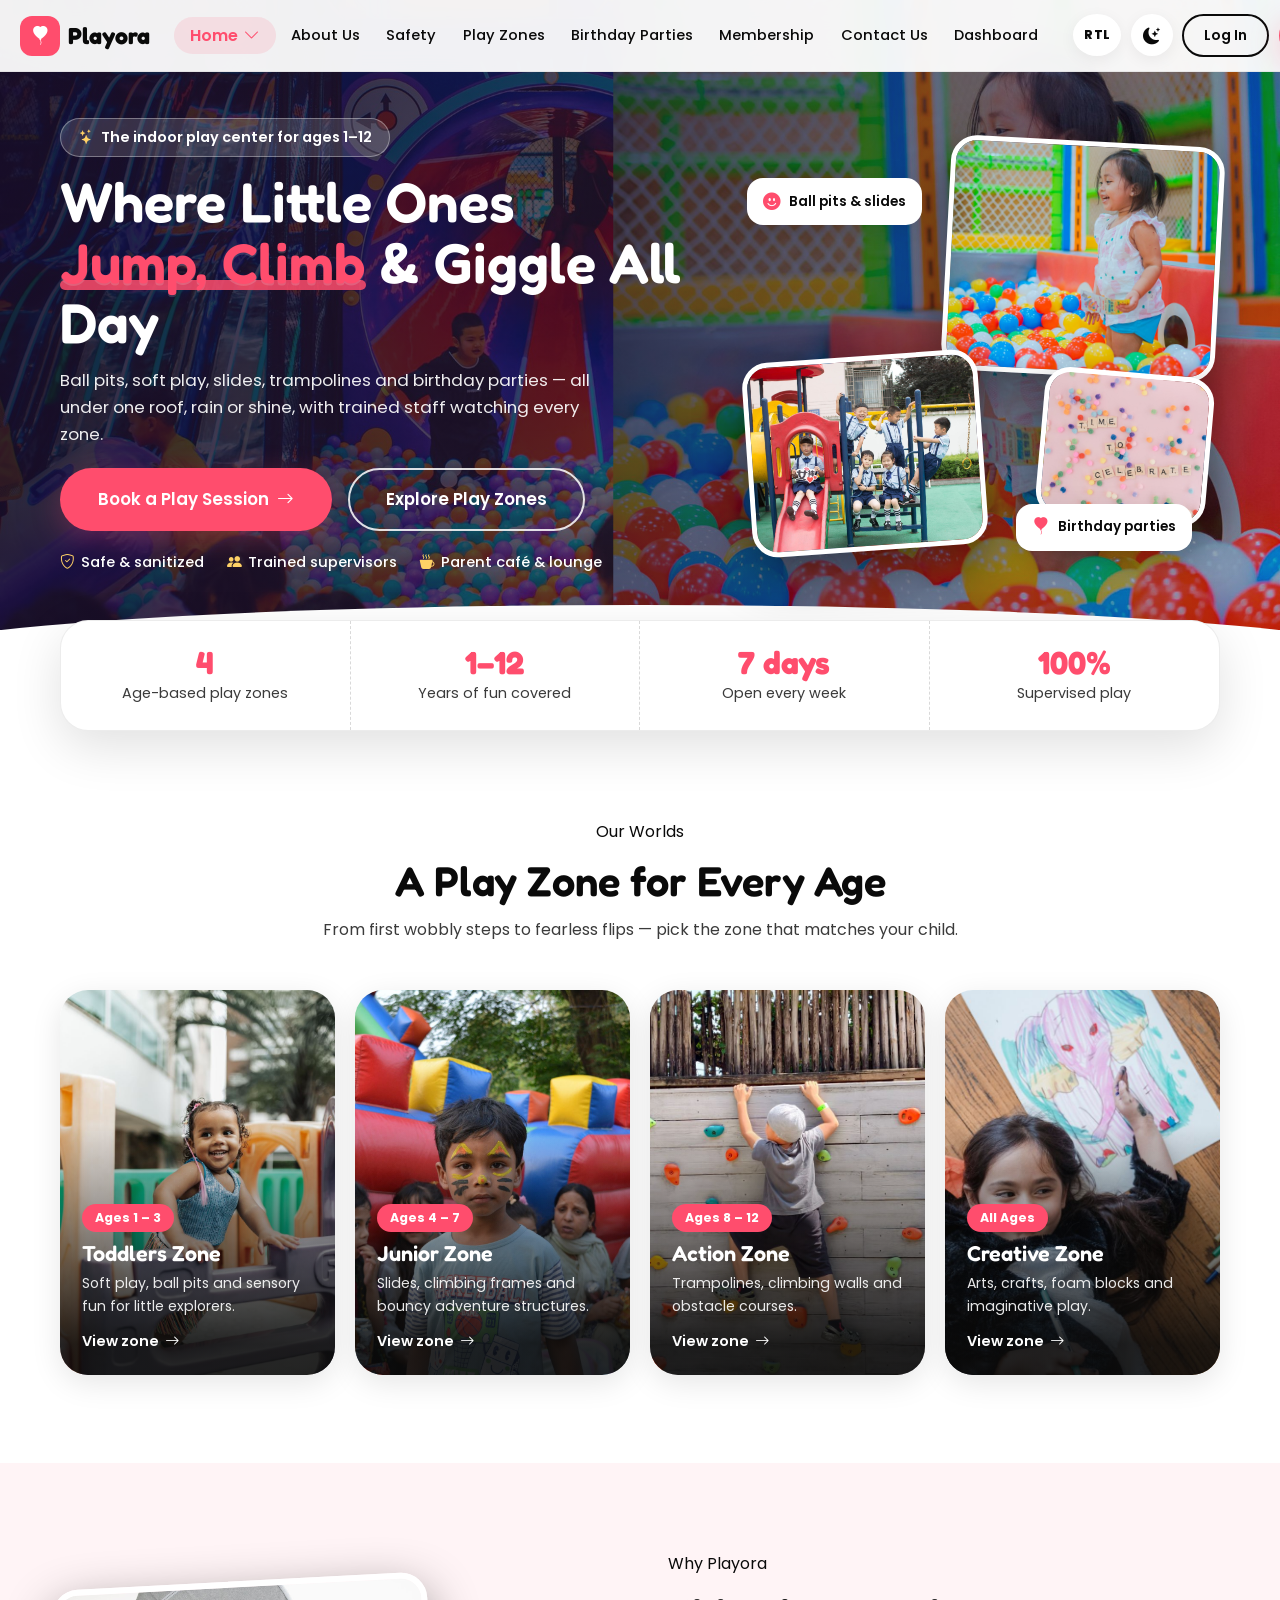
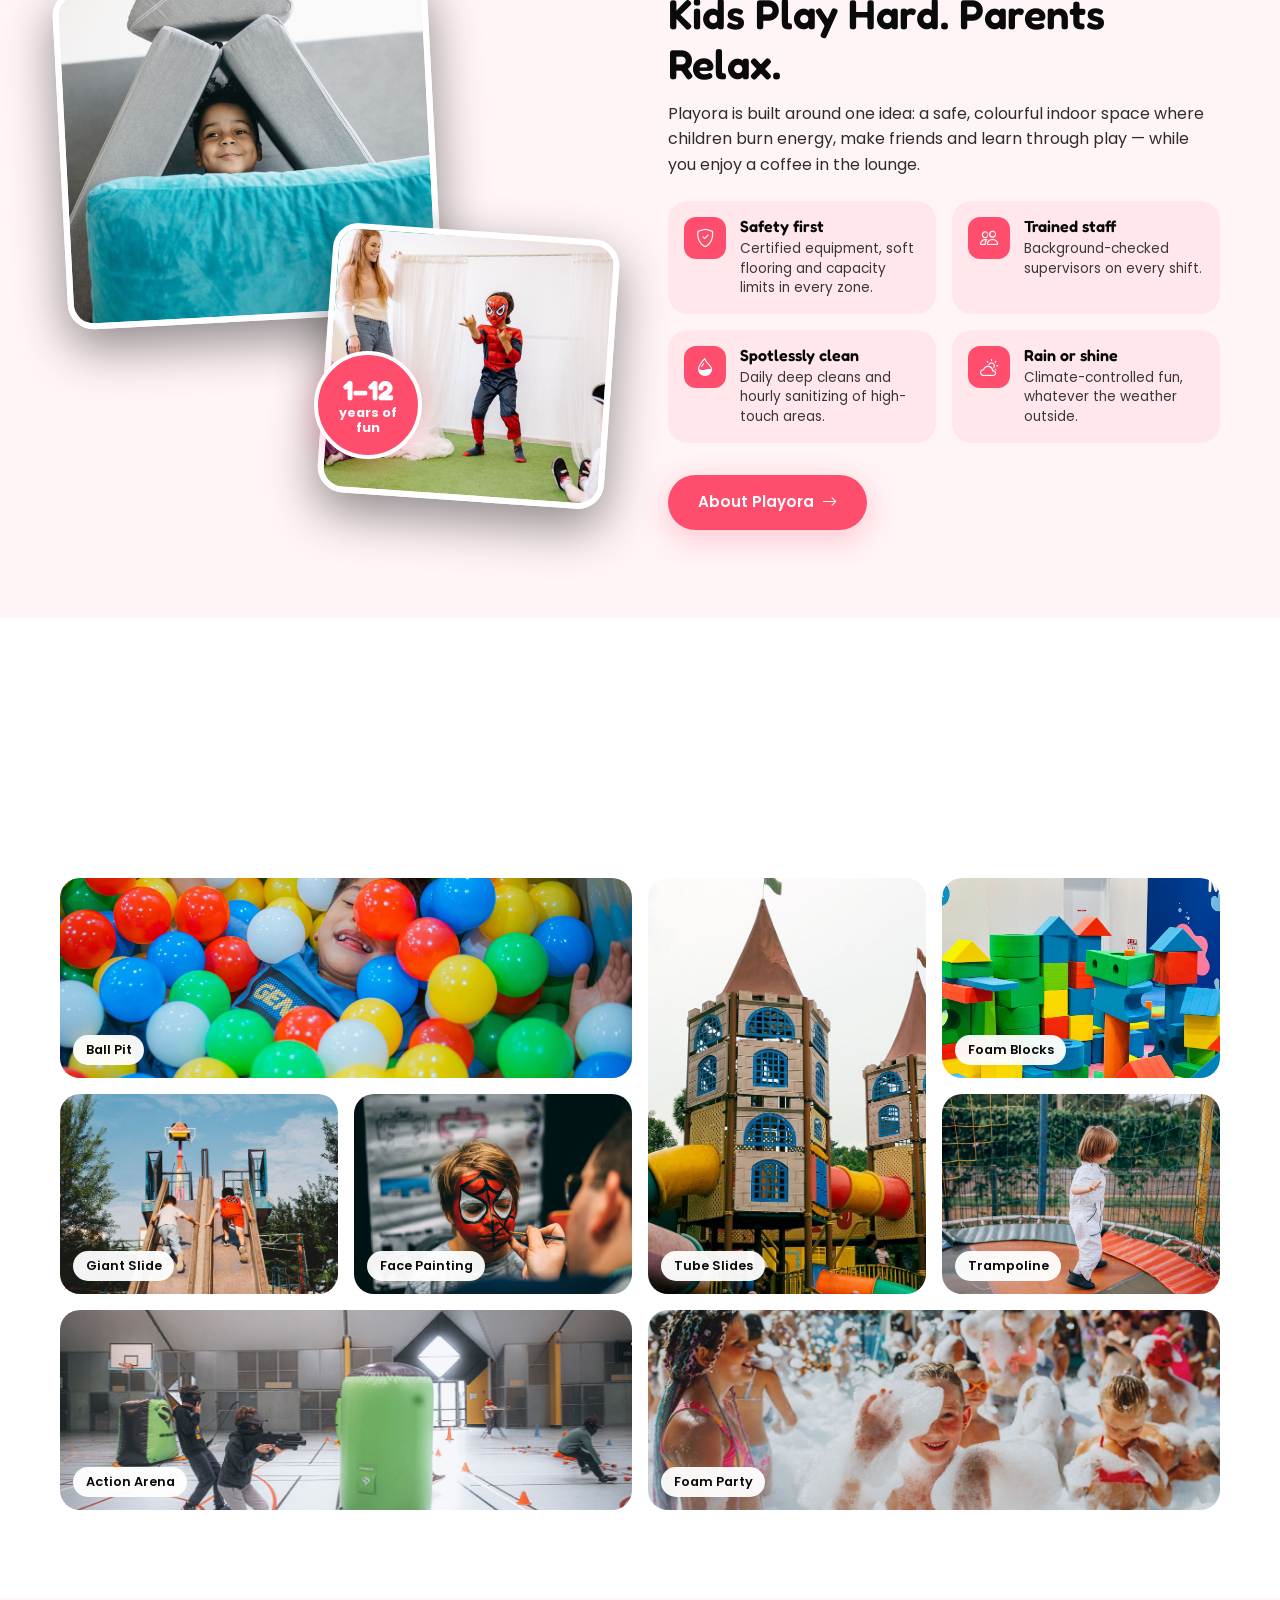
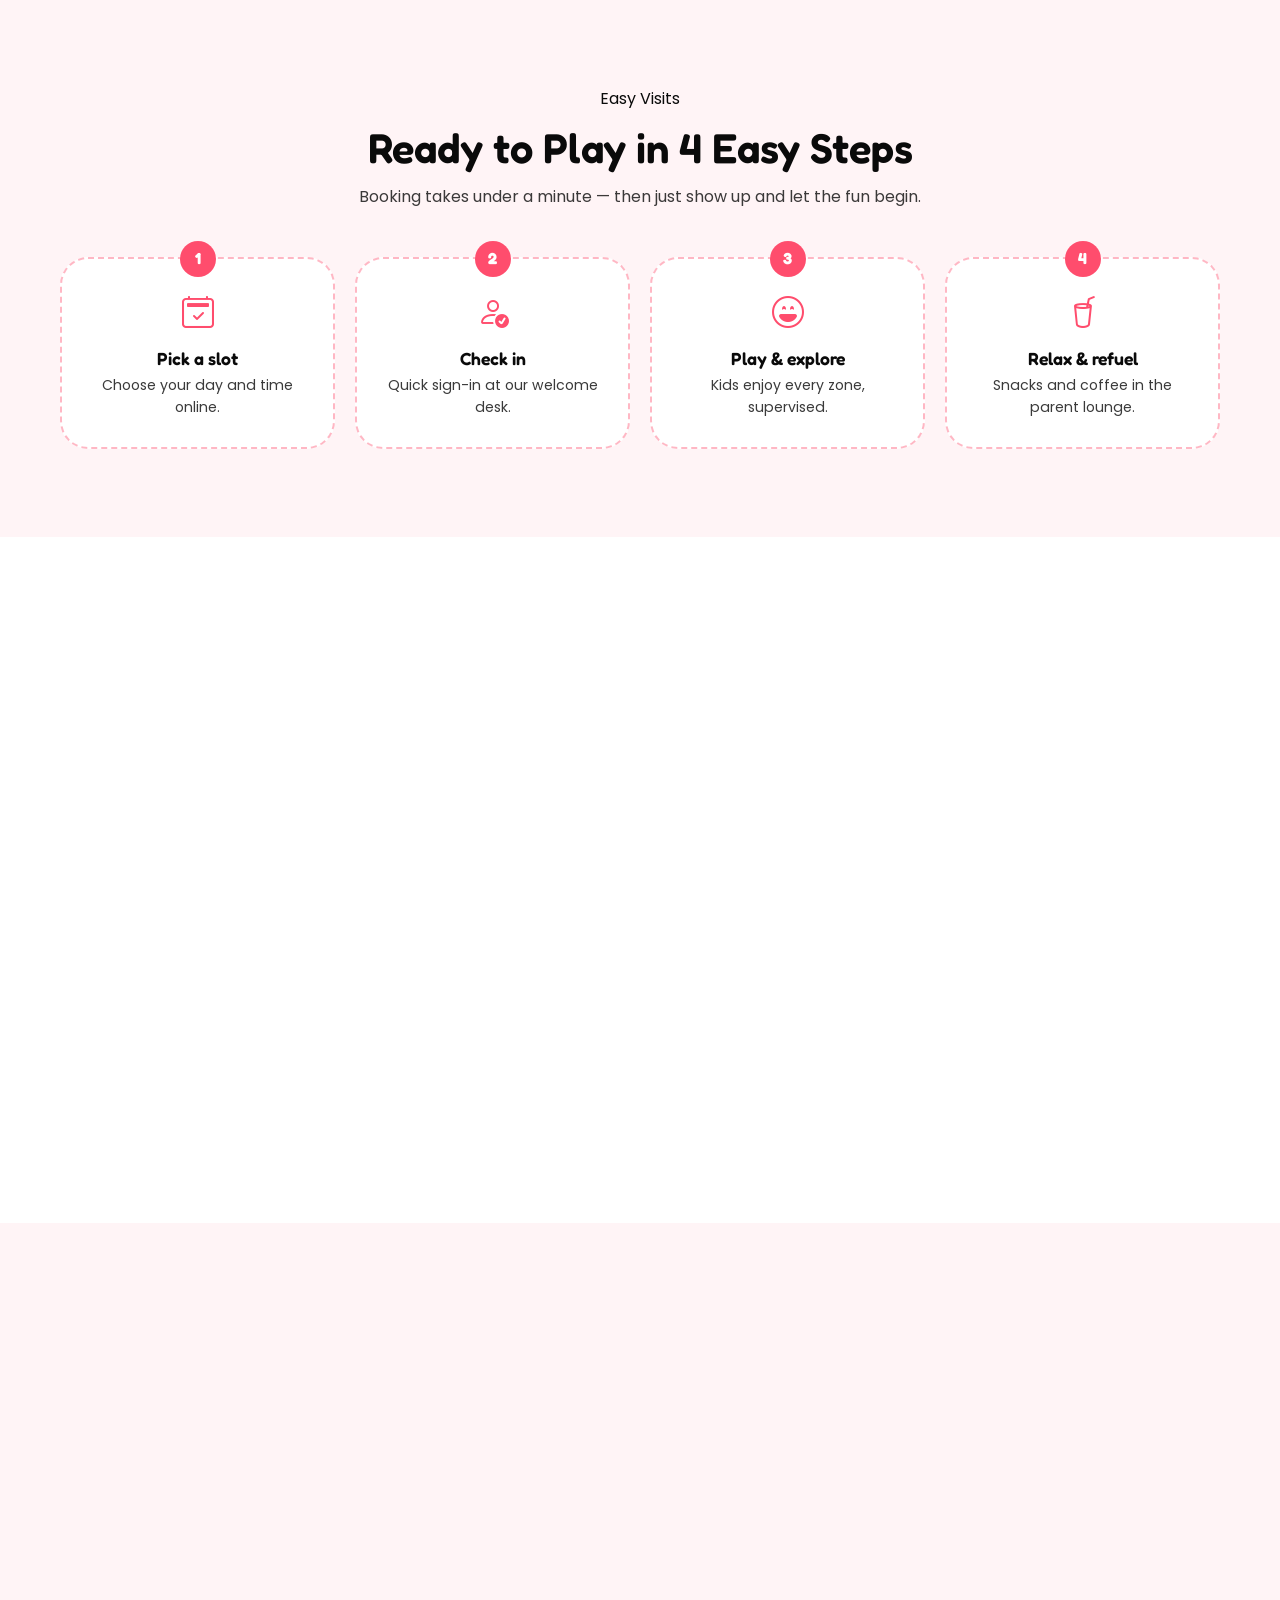
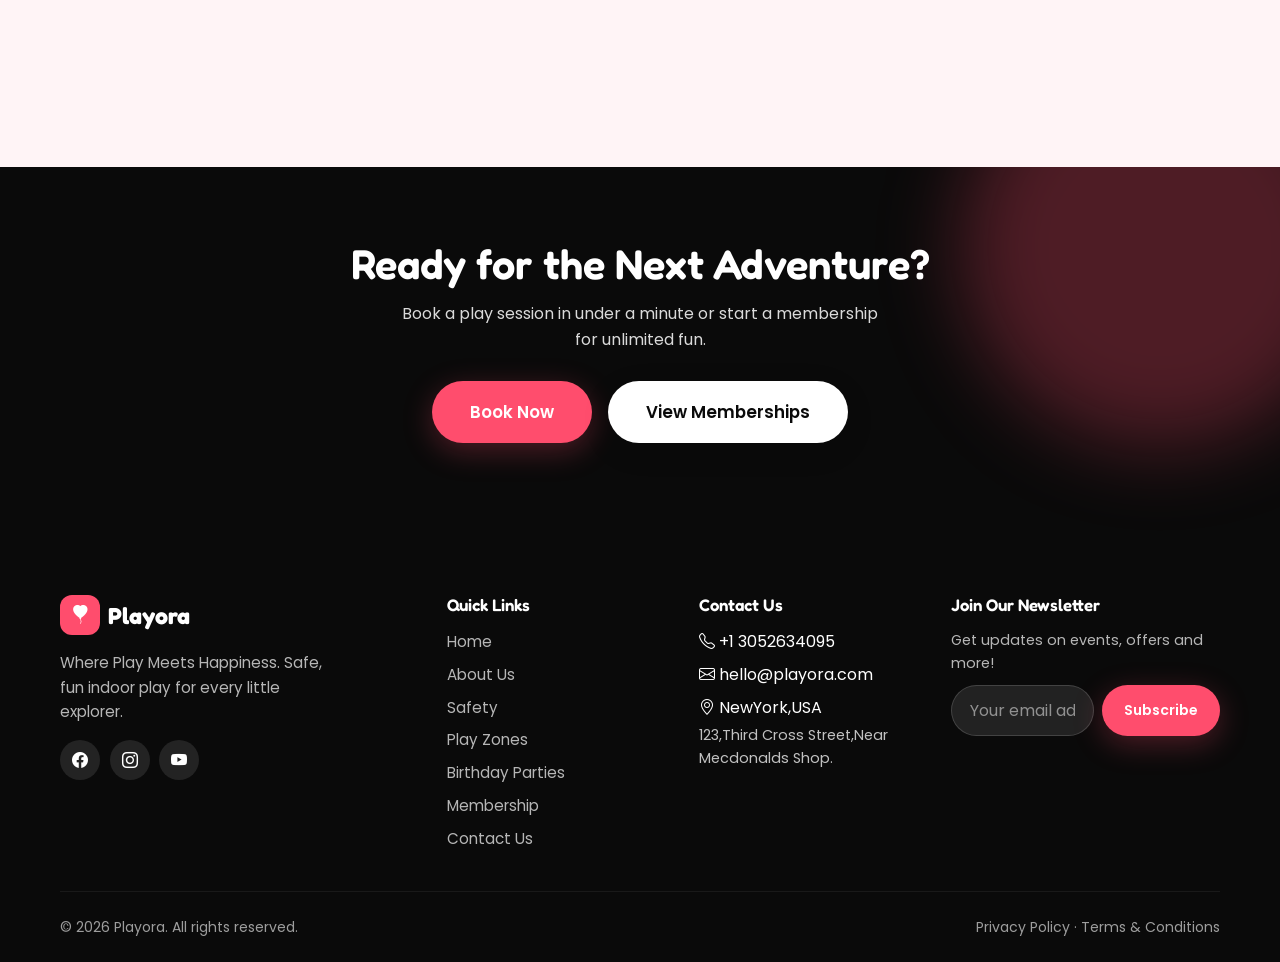
<file: index.html>
<!DOCTYPE html>
<html lang="en">
<head>
  <script>try{if(localStorage.getItem('playora-theme')==='dark')document.documentElement.setAttribute('data-theme','dark');}catch(e){}try{if(localStorage.getItem('playora-dir')==='rtl')document.documentElement.setAttribute('dir','rtl');}catch(e){}</script>
  <meta charset="UTF-8">
  <meta name="viewport" content="width=device-width, initial-scale=1.0">
  <title>Playora – Indoor Play Center for Kids | Ball Pits, Slides, Trampolines & Parties</title>
  <link rel="icon" type="image/svg+xml" href="assets/favicon.svg">
  <link rel="icon" type="image/png" sizes="32x32" href="assets/favicon-32.png">
  <link rel="shortcut icon" href="favicon.ico">
  <link rel="apple-touch-icon" href="assets/apple-touch-icon.png">
  <meta name="description" content="Playora is an indoor play center for kids aged 1–12: ball pits, soft play, slides, trampolines and birthday parties in a safe, supervised space.">
  <link rel="preconnect" href="https://fonts.googleapis.com">
  <link rel="preconnect" href="https://fonts.gstatic.com" crossorigin>
  <link href="https://fonts.googleapis.com/css2?family=Fredoka:wght@400;500;600;700&family=Poppins:wght@400;500;600;700&display=swap" rel="stylesheet">
  <link rel="stylesheet" href="https://cdn.jsdelivr.net/npm/bootstrap-icons@1.11.3/font/bootstrap-icons.min.css">
  <link rel="stylesheet" href="assets/css/style.css">
  <link rel="stylesheet" href="assets/css/redesign.css">
</head>
<body>
  <!-- Header -->
  <header class="site-header">
    <div class="header-inner">
      <a href="index.html" class="logo">
        <span class="logo-mark"><i class="bi bi-balloon-heart-fill"></i></span>
        Playora
      </a>
      <nav class="nav-menu" aria-label="Main">
        <div class="home-switch">
          <span class="home-switch-trigger active" aria-current="page">Home <i class="bi bi-chevron-down"></i></span>
          <div class="home-switch-dropdown">
            <a href="index.html" class="home-option active" aria-current="page">
              <span class="home-option-icon day"><i class="bi bi-sun-fill"></i></span>
              Home 1 – Main
            </a>
            <a href="index-night.html" class="home-option">
              <span class="home-option-icon night"><i class="bi bi-moon-stars-fill"></i></span>
              Home 2 – Night
            </a>
          </div>
        </div>
        <a href="about.html" class="nav-link">About Us</a>
        <a href="safety.html" class="nav-link">Safety</a>
        <a href="play-zones.html" class="nav-link">Play Zones</a>
        <a href="birthday-parties.html" class="nav-link">Birthday Parties</a>
        <a href="membership.html" class="nav-link">Membership</a>
        <a href="contact.html" class="nav-link">Contact Us</a>
        <a href="dashboard.html" class="nav-link">Dashboard</a>
        <a href="login.html" class="nav-link nav-auth-mobile">Log In</a>
        <a href="signup.html" class="nav-link nav-auth-mobile nav-auth-primary">Sign Up</a>
      </nav>
      <div class="header-actions">
        <button class="rtl-toggle" type="button" aria-label="Switch to right-to-left layout" aria-pressed="false" title="RTL / LTR">RTL</button>
        <button class="theme-toggle" aria-label="Switch to dark mode"><i class="bi bi-moon-stars-fill"></i></button>
        <a href="login.html" class="btn btn-outline btn-sm auth-btn">Log In</a>
        <a href="signup.html" class="btn btn-primary btn-sm auth-btn">Sign Up</a>
        <button class="menu-toggle" aria-label="Menu"><i class="bi bi-list"></i></button>
      </div>
    </div>
  </header>

  <!-- 1. HERO -->
  <section class="hx-hero day-hero">
    <div class="hx-hero-bg"><img src="assets/images/soft.jpg" alt="Indoor play center with ball pit, slides and colourful soft play structures" fetchpriority="high"></div>
    <div class="container">
      <div class="observe-fade">
        <span class="hx-eyebrow"><i class="bi bi-stars"></i> The indoor play center for ages 1–12</span>
        <h1>Where Little Ones <span class="pop under">Jump, Climb</span> &amp; Giggle All Day</h1>
        <p class="lead">Ball pits, soft play, slides, trampolines and birthday parties — all under one roof, rain or shine, with trained staff watching every zone.</p>
        <div class="hero-btns">
          <a href="login.html" class="btn btn-primary btn-lg">Book a Play Session <i class="bi bi-arrow-right"></i></a>
          <a href="play-zones.html" class="btn btn-ghost btn-lg">Explore Play Zones</a>
        </div>
        <div class="hx-trust">
          <span><i class="bi bi-shield-check"></i> Safe &amp; sanitized</span>
          <span><i class="bi bi-people-fill"></i> Trained supervisors</span>
          <span><i class="bi bi-cup-hot-fill"></i> Parent café &amp; lounge</span>
        </div>
      </div>
      <div class="hx-stack observe-fade delay-1">
        <div class="hx-photo p1"><img src="assets/images/kid-2.jpg" alt="Toddler laughing beside a ball pit in the soft play area"></div>
        <div class="hx-photo p2"><img src="assets/images/play.jpg" alt="Kids climbing and sliding on a bright playground tower"></div>
        <div class="hx-photo p3"><img src="assets/images/celebrate.jpg" alt="Letter tiles spelling Time to Celebrate among party confetti"></div>
        <span class="hx-chip c1"><i class="bi bi-emoji-smile-fill"></i> Ball pits &amp; slides</span>
        <span class="hx-chip c2"><i class="bi bi-balloon-heart-fill"></i> Birthday parties</span>
      </div>
    </div>
  </section>

  <!-- 2. QUICK FACTS -->
  <section class="hx-stats">
    <div class="container">
      <div class="hx-stats-card observe-fade">
        <div class="hx-stat"><strong>4</strong><span>Age-based play zones</span></div>
        <div class="hx-stat"><strong>1–12</strong><span>Years of fun covered</span></div>
        <div class="hx-stat"><strong>7 days</strong><span>Open every week</span></div>
        <div class="hx-stat"><strong>100%</strong><span>Supervised play</span></div>
      </div>
    </div>
  </section>

  <!-- 3. PLAY ZONES -->
  <section class="hx-section">
    <div class="container">
      <div class="hx-head observe-fade">
        <span class="eyebrow">Our Worlds</span>
        <h2>A Play Zone for Every Age</h2>
        <p>From first wobbly steps to fearless flips — pick the zone that matches your child.</p>
      </div>
      <div class="hx-zones">
        <a href="play-zones.html" class="hx-zone observe-fade">
          <img src="assets/images/kid-3.jpg" alt="Toddler exploring soft play in the Toddlers Zone" loading="lazy">
          <span class="age">Ages 1 – 3</span>
          <h3>Toddlers Zone</h3>
          <p>Soft play, ball pits and sensory fun for little explorers.</p>
          <span class="go">View zone <i class="bi bi-arrow-right"></i></span>
        </a>
        <a href="play-zones.html" class="hx-zone observe-fade delay-1">
          <img src="assets/images/kid-8.jpg" alt="Kids on bouncy inflatables in the Junior Zone" loading="lazy">
          <span class="age">Ages 4 – 7</span>
          <h3>Junior Zone</h3>
          <p>Slides, climbing frames and bouncy adventure structures.</p>
          <span class="go">View zone <i class="bi bi-arrow-right"></i></span>
        </a>
        <a href="play-zones.html" class="hx-zone observe-fade delay-2">
          <img src="assets/images/wall.jpg" alt="Child on a climbing wall in the Action Zone" loading="lazy">
          <span class="age">Ages 8 – 12</span>
          <h3>Action Zone</h3>
          <p>Trampolines, climbing walls and obstacle courses.</p>
          <span class="go">View zone <i class="bi bi-arrow-right"></i></span>
        </a>
        <a href="play-zones.html" class="hx-zone observe-fade delay-3">
          <img src="assets/images/kid-5.jpg" alt="Girl drawing and crafting in the Creative Zone" loading="lazy">
          <span class="age">All Ages</span>
          <h3>Creative Zone</h3>
          <p>Arts, crafts, foam blocks and imaginative play.</p>
          <span class="go">View zone <i class="bi bi-arrow-right"></i></span>
        </a>
      </div>
    </div>
  </section>

  <!-- 4. WHY PLAYORA -->
  <section class="hx-section tint">
    <div class="container hx-split">
      <div class="hx-collage observe-fade">
        <div class="hx-photo a"><img src="assets/images/fun.jpg" alt="Smiling child peeking out of a foam play fort" loading="lazy"></div>
        <div class="hx-photo b"><img src="assets/images/role.jpg" alt="Children playing dress-up together in the imaginative play corner" loading="lazy"></div>
        <div class="badge-round"><b>1–12</b>years of<br>fun</div>
      </div>
      <div class="observe-fade delay-1">
        <span class="eyebrow">Why Playora</span>
        <h2 style="margin-block:0.75rem;">Kids Play Hard. Parents Relax.</h2>
        <p style="opacity:0.85;">Playora is built around one idea: a safe, colourful indoor space where children burn energy, make friends and learn through play — while you enjoy a coffee in the lounge.</p>
        <div class="hx-feats">
          <div class="hx-feat"><i class="bi bi-shield-check"></i><div><h4>Safety first</h4><p>Certified equipment, soft flooring and capacity limits in every zone.</p></div></div>
          <div class="hx-feat"><i class="bi bi-people"></i><div><h4>Trained staff</h4><p>Background-checked supervisors on every shift.</p></div></div>
          <div class="hx-feat"><i class="bi bi-droplet-half"></i><div><h4>Spotlessly clean</h4><p>Daily deep cleans and hourly sanitizing of high-touch areas.</p></div></div>
          <div class="hx-feat"><i class="bi bi-cloud-sun"></i><div><h4>Rain or shine</h4><p>Climate-controlled fun, whatever the weather outside.</p></div></div>
        </div>
        <a href="about.html" class="btn btn-primary">About Playora <i class="bi bi-arrow-right"></i></a>
      </div>
    </div>
  </section>

  <!-- 5. GALLERY -->
  <section class="hx-section">
    <div class="container">
      <div class="hx-head observe-fade">
        <span class="eyebrow">Inside Playora</span>
        <h2>Take a Peek at the Fun</h2>
        <p>Ball pits, foam blocks, giant slides, action arenas and more.</p>
      </div>
      <div class="hx-mosaic observe-fade">
        <figure class="wide"><img src="assets/images/ball.jpg" alt="Giant ball pit full of colourful balls" loading="lazy"><figcaption>Ball Pit</figcaption></figure>
        <figure class="tall"><img src="assets/images/tube.jpg" alt="Tower slides and tube slides on a play structure" loading="lazy"><figcaption>Tube Slides</figcaption></figure>
        <figure><img src="assets/images/block.jpg" alt="Colourful foam building blocks" loading="lazy"><figcaption>Foam Blocks</figcaption></figure>
        <figure><img src="assets/images/slide.jpg" alt="Children racing up a giant wooden slide" loading="lazy"><figcaption>Giant Slide</figcaption></figure>
        <figure class="wide"><img src="assets/images/action-1.jpg" alt="Kids running through an indoor obstacle arena" loading="lazy"><figcaption>Action Arena</figcaption></figure>
        <figure><img src="assets/images/creative.jpg" alt="Child having a superhero face-paint design done" loading="lazy"><figcaption>Face Painting</figcaption></figure>
        <figure><img src="assets/images/bounce.jpg" alt="Toddler on a trampoline" loading="lazy"><figcaption>Trampoline</figcaption></figure>
        <figure class="wide"><img src="assets/images/foam.jpg" alt="Kids laughing at a foam party" loading="lazy"><figcaption>Foam Party</figcaption></figure>
      </div>
    </div>
  </section>

  <!-- 6. HOW IT WORKS -->
  <section class="hx-section tint">
    <div class="container">
      <div class="hx-head observe-fade">
        <span class="eyebrow">Easy Visits</span>
        <h2>Ready to Play in 4 Easy Steps</h2>
        <p>Booking takes under a minute — then just show up and let the fun begin.</p>
      </div>
      <div class="hx-steps">
        <div class="hx-step observe-fade"><i class="bi bi-calendar2-check"></i><h3>Pick a slot</h3><p>Choose your day and time online.</p></div>
        <div class="hx-step observe-fade delay-1"><i class="bi bi-person-check"></i><h3>Check in</h3><p>Quick sign-in at our welcome desk.</p></div>
        <div class="hx-step observe-fade delay-2"><i class="bi bi-emoji-laughing"></i><h3>Play &amp; explore</h3><p>Kids enjoy every zone, supervised.</p></div>
        <div class="hx-step observe-fade delay-3"><i class="bi bi-cup-straw"></i><h3>Relax &amp; refuel</h3><p>Snacks and coffee in the parent lounge.</p></div>
      </div>
    </div>
  </section>

  <!-- 7. BIRTHDAY PARTIES -->
  <section class="hx-section">
    <div class="container">
      <div class="hx-party observe-fade">
        <img class="bg" src="assets/images/hero-3.jpg" alt="" loading="lazy">
        <div class="txt">
          <span class="eyebrow">Celebrate</span>
          <h2>Make Their Birthday Unforgettable</h2>
          <p>Themed party rooms, hosted games, decorations and food — you bring the birthday child, we handle everything else.</p>
          <ul><li>Private party rooms</li><li>Party host</li><li>Decor &amp; food</li><li>Unlimited play</li></ul>
          <a href="birthday-parties.html" class="btn btn-white btn-lg">Explore Birthday Parties <i class="bi bi-arrow-right"></i></a>
        </div>
      </div>
    </div>
  </section>

  <!-- 8. TESTIMONIALS -->
  <section class="hx-section tint">
    <div class="container">
      <div class="hx-head observe-fade">
        <span class="eyebrow">Happy Families</span>
        <h2>Real Smiles, Real Feedback</h2>
      </div>
      <div class="hx-quotes">
        <div class="hx-quote observe-fade"><div class="hx-stars">★★★★★</div><p>“The age zones are a game-changer. Both my kids leave happy — and I leave relaxed!”</p><div class="hx-who"><span class="av">SM</span><div><b>Sarah M.</b><span>Mom of two</span></div></div></div>
        <div class="hx-quote observe-fade delay-1"><div class="hx-stars">★★★★★</div><p>“Birthday party was seamless. Staff handled everything. Pure magic!”</p><div class="hx-who"><span class="av">JK</span><div><b>James K.</b><span>Dad of one</span></div></div></div>
        <div class="hx-quote observe-fade delay-2"><div class="hx-stars">★★★★★</div><p>“Clean, safe, and booking is so easy. We never miss a slot anymore.”</p><div class="hx-who"><span class="av">AL</span><div><b>Aisha L.</b><span>Family Pass member</span></div></div></div>
      </div>
    </div>
  </section>

  <!-- 9. CTA -->
  <section class="cta-full">
    <div class="container observe-fade">
      <h2>Ready for the Next Adventure?</h2>
      <p>Book a play session in under a minute or start a membership for unlimited fun.</p>
      <div class="hero-btns">
        <a href="login.html" class="btn btn-primary btn-lg">Book Now</a>
        <a href="membership.html" class="btn btn-white btn-lg">View Memberships</a>
      </div>
    </div>
  </section>

  <!-- 6. FOOTER -->
  <footer class="site-footer">
    <div class="container">
      <div class="footer-grid">
        <div class="footer-brand">
          <a href="index.html" class="logo" style="color:#fff;">
            <span class="logo-mark"><i class="bi bi-balloon-heart-fill"></i></span>
            Playora
          </a>
          <p>Where Play Meets Happiness. Safe, fun indoor play for every little explorer.</p>
          <div class="footer-social">
            <a href="#" class="social-btn" aria-label="Facebook"><i class="bi bi-facebook"></i></a>
            <a href="#" class="social-btn" aria-label="Instagram"><i class="bi bi-instagram"></i></a>
            <a href="#" class="social-btn" aria-label="YouTube"><i class="bi bi-youtube"></i></a>
          </div>
        </div>
        <div class="footer-col">
          <h4>Quick Links</h4>
          <ul class="footer-links">
            <li><a href="index.html">Home</a></li>
            <li><a href="about.html">About Us</a></li>
            <li><a href="safety.html">Safety</a></li>
            <li><a href="play-zones.html">Play Zones</a></li>
            <li><a href="birthday-parties.html">Birthday Parties</a></li>
            <li><a href="membership.html">Membership</a></li>
            <li><a href="contact.html">Contact Us</a></li>
          </ul>
        </div>
        <div class="footer-col">
          <h4>Contact Us</h4>
          <ul class="footer-links">
            <li><i class="bi bi-telephone"></i> +1 3052634095</li>
            <li><i class="bi bi-envelope"></i> hello@playora.com</li>
            <li><i class="bi bi-geo-alt"></i> NewYork,USA<p>123,Third Cross Street,Near Mecdonalds Shop.</p></li>
            
          </ul>
        </div>
        <div class="footer-col">
          <h4>Join Our Newsletter</h4>
          <p style="opacity:0.7; font-size:0.9rem; margin-bottom:0.5rem;">Get updates on events, offers and more!</p>
          <form class="newsletter-form" data-validate>
            <input type="email" required placeholder="Your email address">
            <button type="submit" class="btn btn-primary btn-sm">Subscribe</button>
          </form>
        </div>
      </div>
      <div class="footer-bottom">
        <span>© 2026 Playora. All rights reserved.</span>
        <span>Privacy Policy · Terms & Conditions</span>
      </div>
    </div>
  </footer>

  <script src="assets/js/main.js"></script>
</body>
</html>
</file>
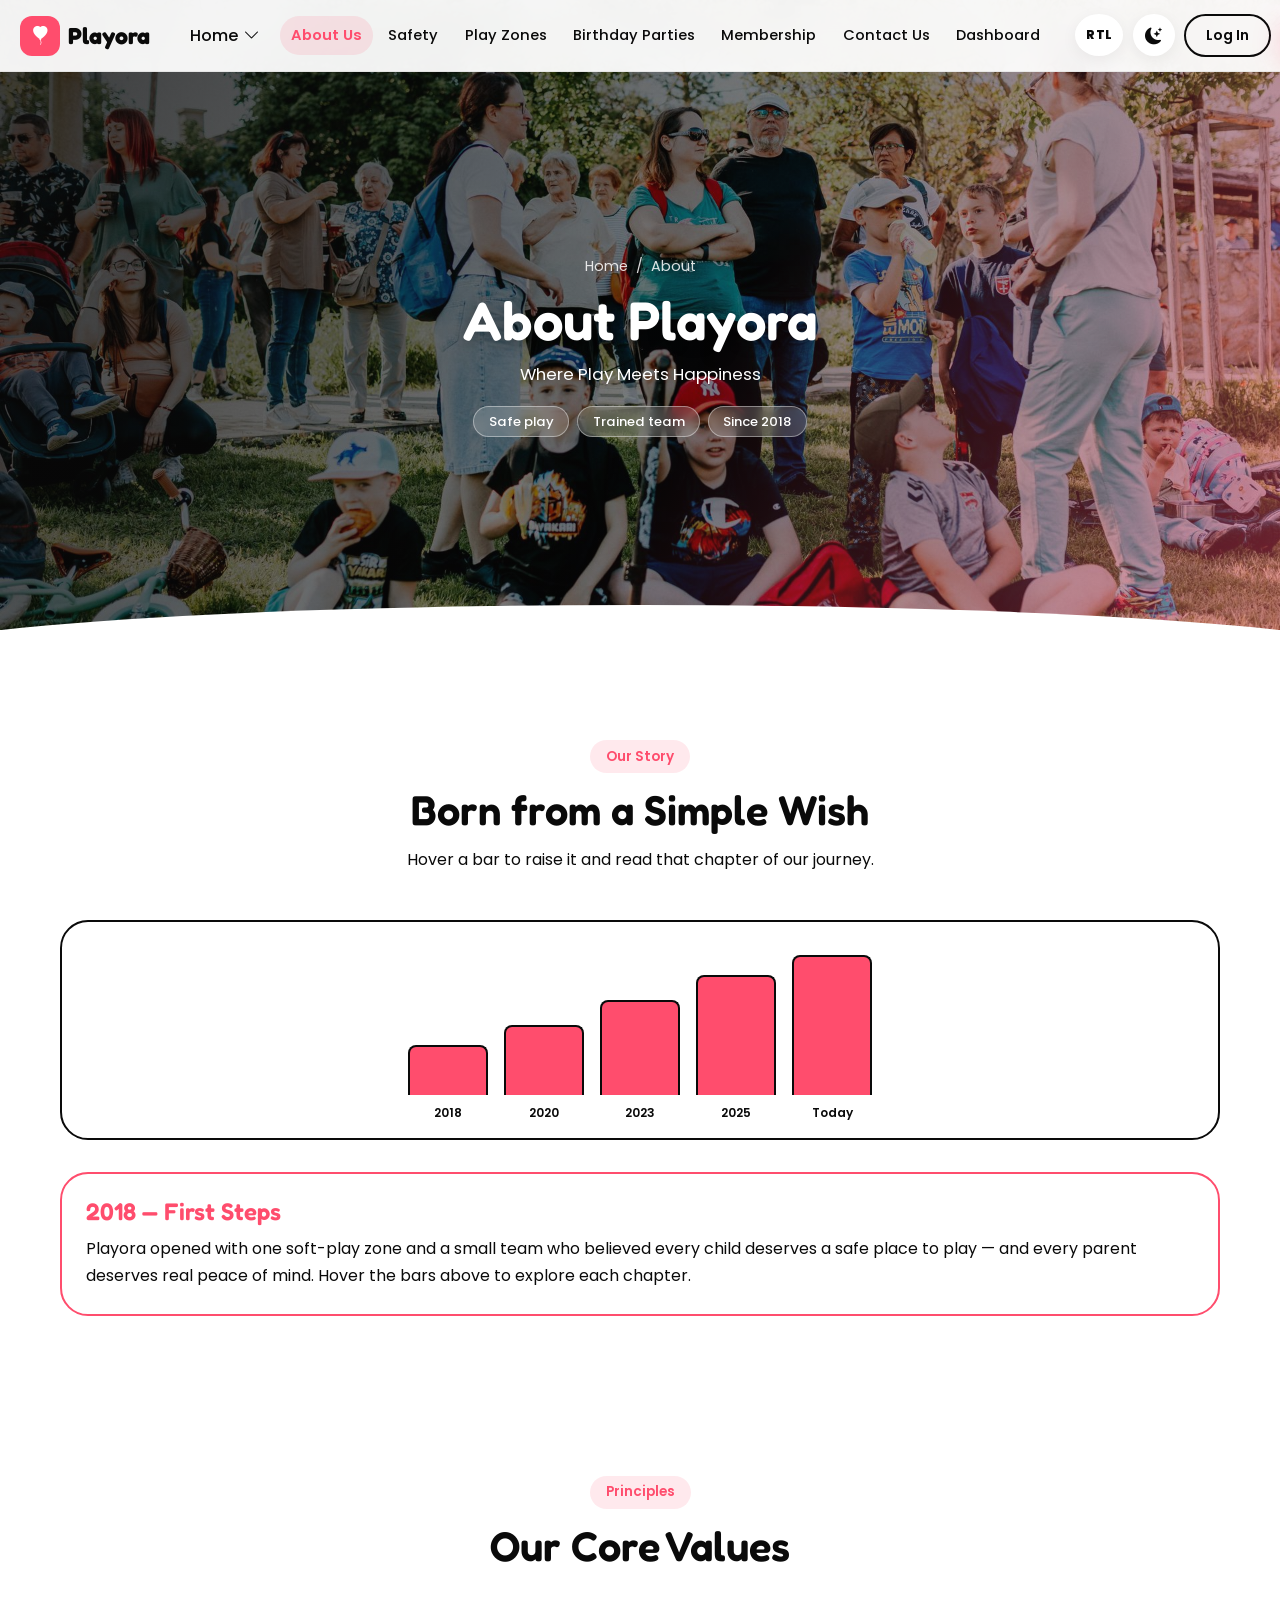
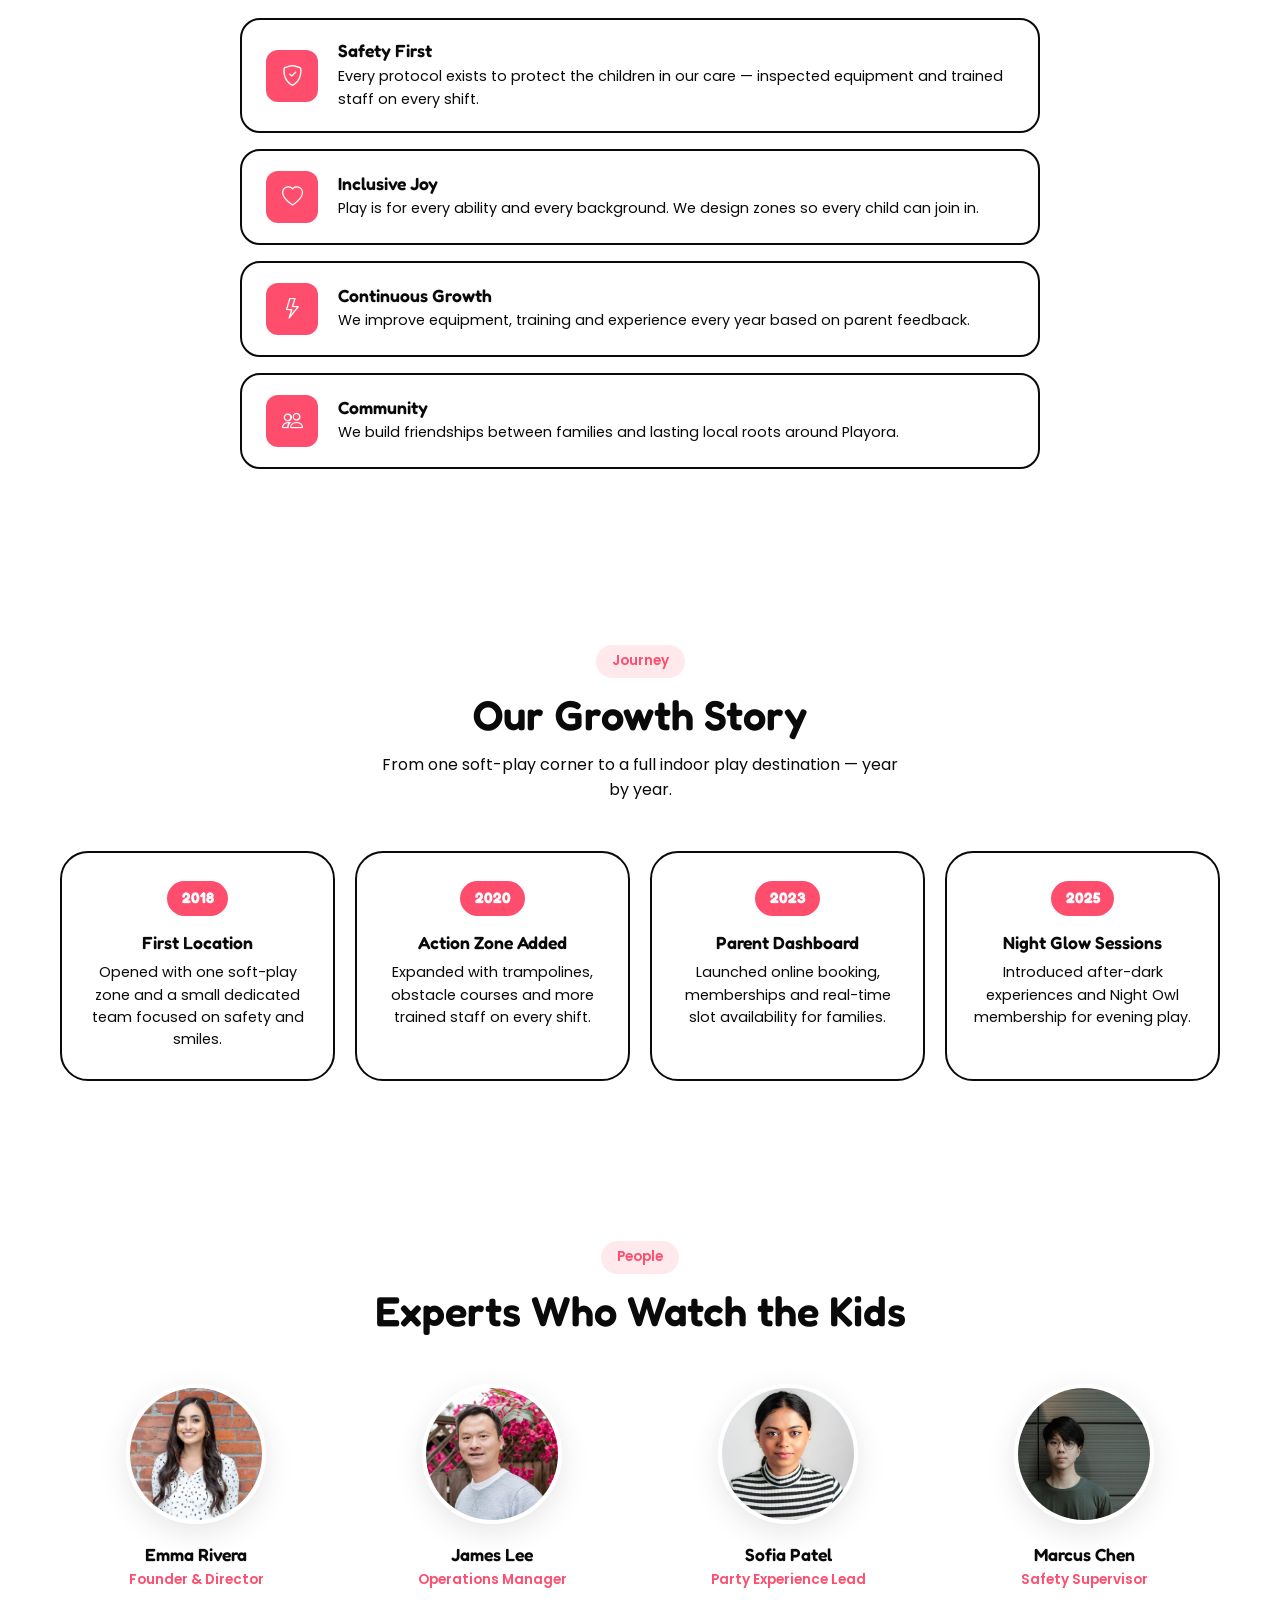
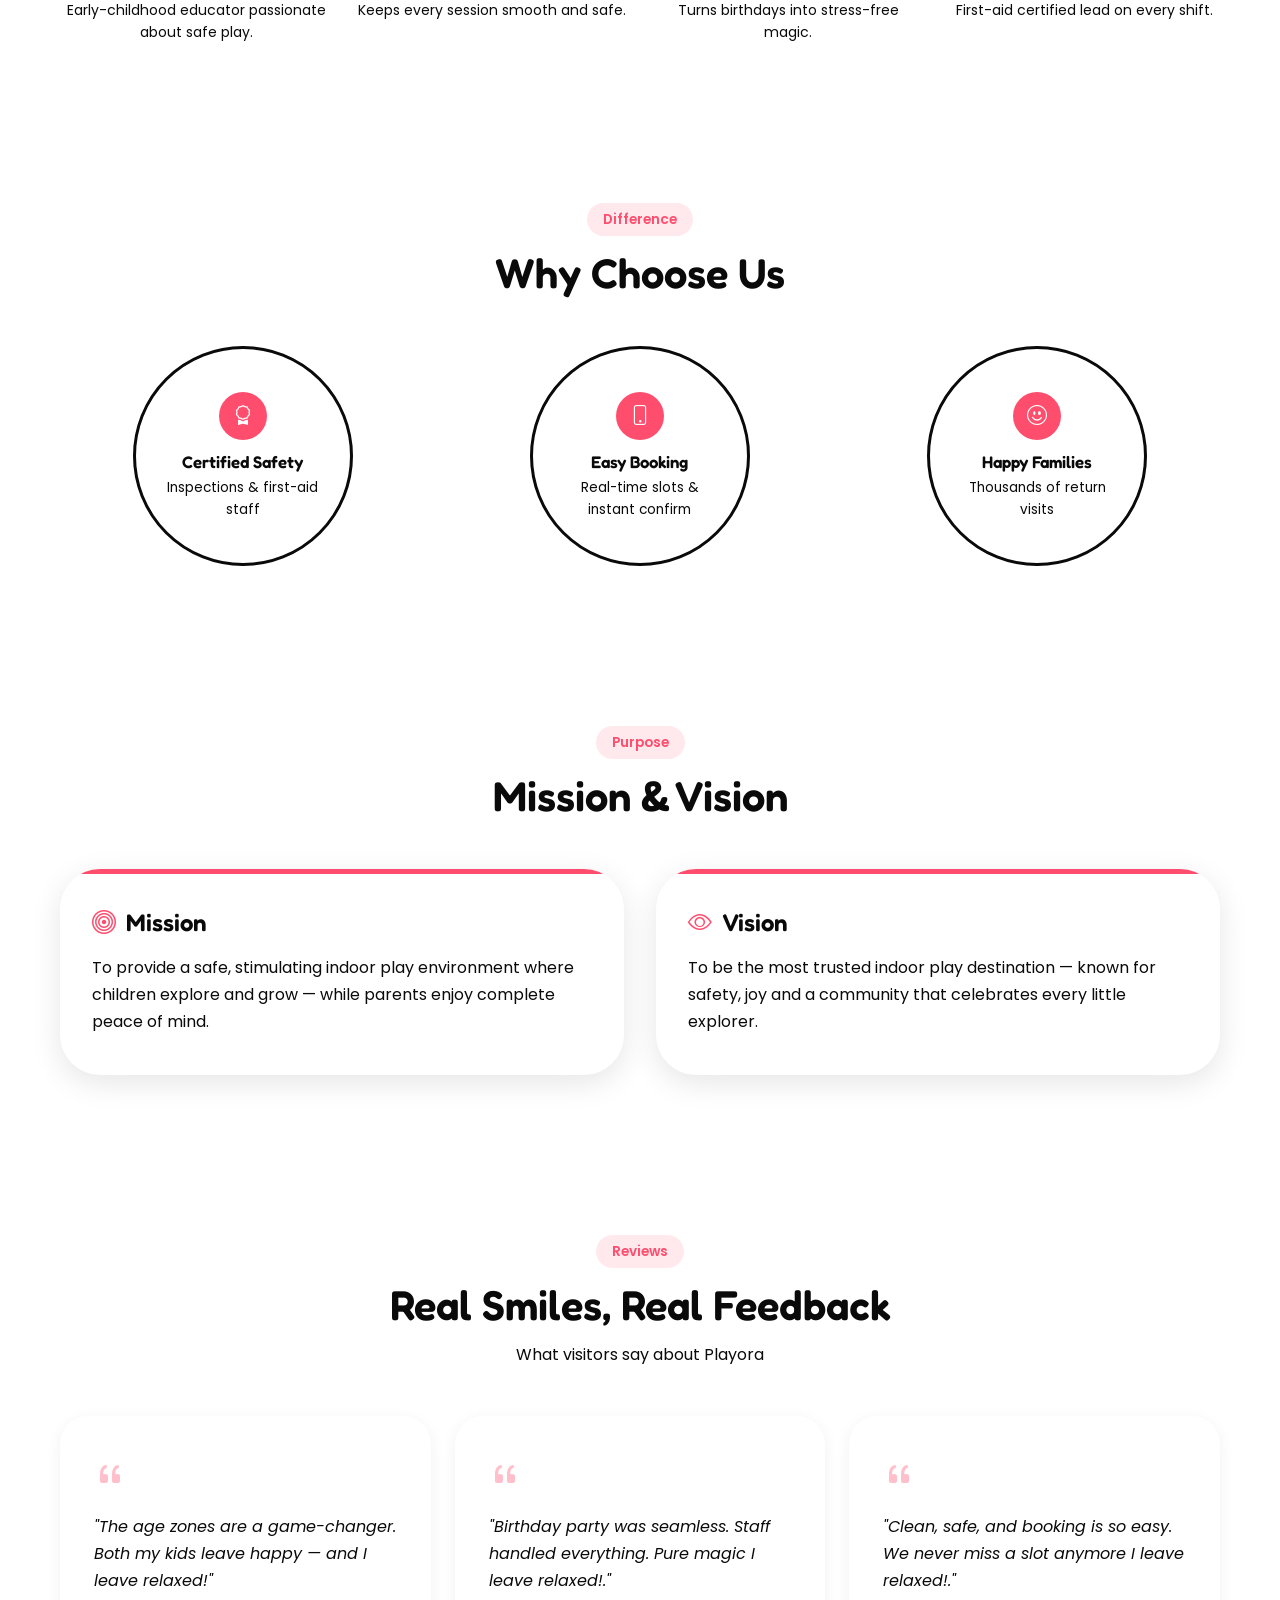
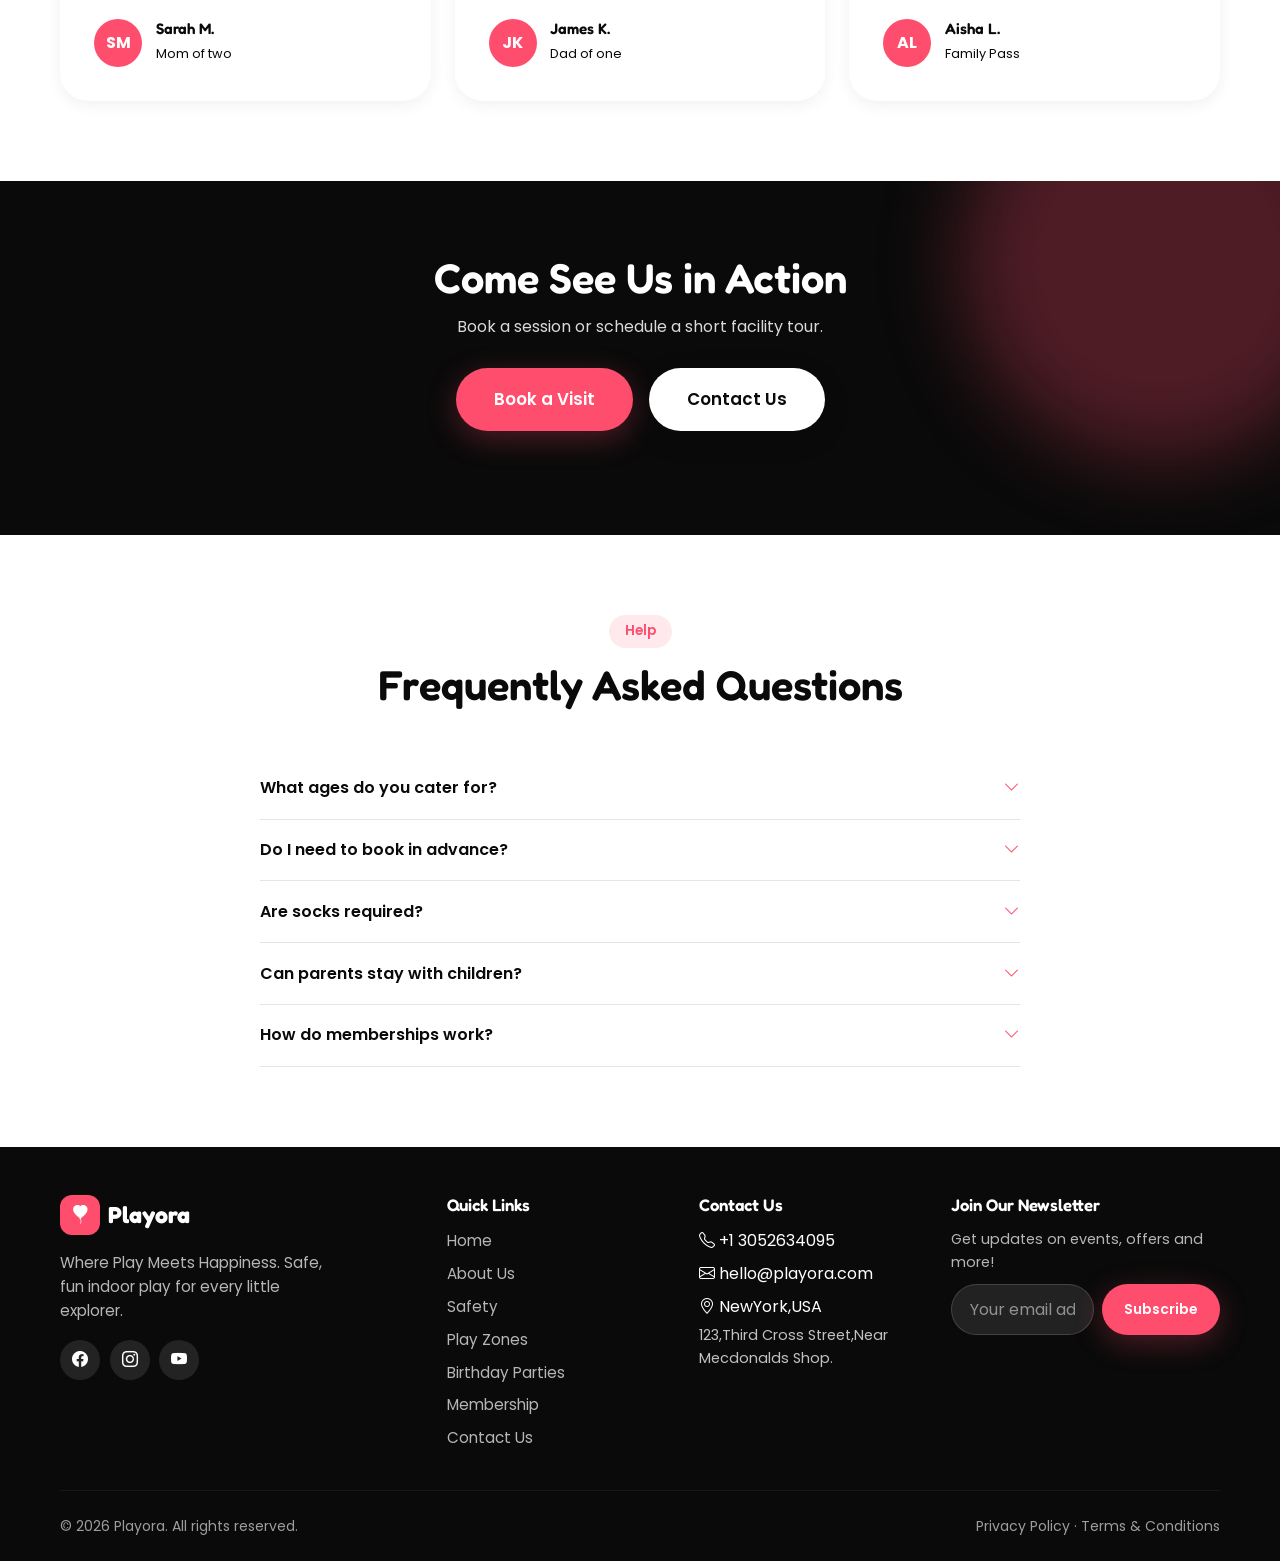
<file: about.html>
<!DOCTYPE html>
<html lang="en">
<head>
  <script>try{if(localStorage.getItem('playora-theme')==='dark')document.documentElement.setAttribute('data-theme','dark');}catch(e){}try{if(localStorage.getItem('playora-dir')==='rtl')document.documentElement.setAttribute('dir','rtl');}catch(e){}</script>
  <meta charset="UTF-8">
  <meta name="viewport" content="width=device-width, initial-scale=1.0">
  <title>About | Playora</title>
  <meta name="description" content="Meet Playora, a safe indoor play center for kids aged 1–12. Learn our story, our trained team and how we make play fun for families.">
  <link rel="icon" type="image/svg+xml" href="assets/favicon.svg">
  <link rel="icon" type="image/png" sizes="32x32" href="assets/favicon-32.png">
  <link rel="shortcut icon" href="favicon.ico">
  <link rel="apple-touch-icon" href="assets/apple-touch-icon.png">
  <link rel="preconnect" href="https://fonts.googleapis.com">
  <link rel="preconnect" href="https://fonts.gstatic.com" crossorigin>
  <link href="https://fonts.googleapis.com/css2?family=Fredoka:wght@400;500;600;700&family=Poppins:wght@400;500;600;700&display=swap" rel="stylesheet">
  <link rel="stylesheet" href="https://cdn.jsdelivr.net/npm/bootstrap-icons@1.11.3/font/bootstrap-icons.min.css">
  <link rel="stylesheet" href="assets/css/style.css">
  <link rel="stylesheet" href="assets/css/redesign.css">
</head>
<body>
  <header class="site-header">
    <div class="header-inner">
      <a href="index.html" class="logo"><span class="logo-mark"><i class="bi bi-balloon-heart-fill"></i></span> Playora</a>
      <nav class="nav-menu">
        <div class="home-switch">
          <span class="home-switch-trigger">Home <i class="bi bi-chevron-down"></i></span>
          <div class="home-switch-dropdown">
            <a href="index.html" class="home-option"><span class="home-option-icon day"><i class="bi bi-sun-fill"></i></span> Home 1 – Main</a>
            <a href="index-night.html" class="home-option"><span class="home-option-icon night"><i class="bi bi-moon-stars-fill"></i></span> Home 2 – Night</a>
          </div>
        </div>
        <a href="about.html" class="nav-link active" aria-current="page">About Us</a>
        <a href="safety.html" class="nav-link">Safety</a>
        <a href="play-zones.html" class="nav-link">Play Zones</a>
        <a href="birthday-parties.html" class="nav-link">Birthday Parties</a>
        <a href="membership.html" class="nav-link">Membership</a>
        <a href="contact.html" class="nav-link">Contact Us</a>
        <a href="dashboard.html" class="nav-link">Dashboard</a>
        <a href="login.html" class="nav-link nav-auth-mobile">Log In</a>
        <a href="signup.html" class="nav-link nav-auth-mobile nav-auth-primary">Sign Up</a>
      </nav>
      <div class="header-actions">
        <button class="rtl-toggle" type="button" aria-label="Switch to right-to-left layout" aria-pressed="false" title="RTL / LTR">RTL</button>
        <button class="theme-toggle" aria-label="Switch to dark mode"><i class="bi bi-moon-stars-fill"></i></button>
        <a href="login.html" class="btn btn-outline btn-sm auth-btn">Log In</a>
        <a href="signup.html" class="btn btn-primary btn-sm auth-btn">Sign Up</a>
        <button class="menu-toggle"><i class="bi bi-list"></i></button>
      </div>
    </div>
  </header>

  <section class="page-hero" style="background-image:url('assets/images/home-2.jpg');">
    <div class="container">
      <nav class="breadcrumb"><a href="index.html">Home</a> <span>/</span> <span>About</span></nav>
      <h1>About Playora</h1>
      <p>Where Play Meets Happiness</p>
      <div class="ph-tags"><span>Safe play</span><span>Trained team</span><span>Since 2018</span></div>
    </div>
  </section>

  
  <!-- Our Story with interactive graph -->
  <section class="section">
    <div class="container">
      <div class="section-head observe-fade">
        <span class="eyebrow">Our Story</span>
        <h2>Born from a Simple Wish</h2>
        <p>Hover a bar to raise it and read that chapter of our journey.</p>
      </div>
      <div class="story-graph observe-fade" id="storyGraph">
        <div class="story-bar-wrap" data-story="0" style="--bar-high: 90px;">
          <div class="story-bar" style="height:50px;"></div>
          <span class="bar-label">2018</span>
        </div>
        <div class="story-bar-wrap" data-story="1" style="--bar-high: 120px;">
          <div class="story-bar" style="height:70px;"></div>
          <span class="bar-label">2020</span>
        </div>
        <div class="story-bar-wrap" data-story="2" style="--bar-high: 150px;">
          <div class="story-bar" style="height:95px;"></div>
          <span class="bar-label">2023</span>
        </div>
        <div class="story-bar-wrap" data-story="3" style="--bar-high: 180px;">
          <div class="story-bar" style="height:120px;"></div>
          <span class="bar-label">2025</span>
        </div>
        <div class="story-bar-wrap" data-story="4" style="--bar-high: 200px;">
          <div class="story-bar" style="height:140px;"></div>
          <span class="bar-label">Today</span>
        </div>
      </div>
      <div class="story-panel observe-fade active" id="storyPanel">
        <h3>2018 — First Steps</h3>
        <p>Playora opened with one soft-play zone and a small team who believed every child deserves a safe place to play — and every parent deserves real peace of mind. Hover the bars above to explore each chapter.</p>
      </div>
    </div>
  </section>


  <!-- Core Values -->
  <section class="section" style="background:var(--white);">
    <div class="container">
      <div class="section-head observe-fade"><span class="eyebrow">Principles</span><h2>Our Core Values</h2></div>
      <div class="observe-fade" style="max-width:800px;margin-inline:auto;">
        <div class="value-bar">
          <div class="v-icon"><i class="bi bi-shield-check"></i></div>
          <div><h3>Safety First</h3><p>Every protocol exists to protect the children in our care — inspected equipment and trained staff on every shift.</p></div>
        </div>
        <div class="value-bar">
          <div class="v-icon"><i class="bi bi-heart"></i></div>
          <div><h3>Inclusive Joy</h3><p>Play is for every ability and every background. We design zones so every child can join in.</p></div>
        </div>
        <div class="value-bar">
          <div class="v-icon"><i class="bi bi-lightning"></i></div>
          <div><h3>Continuous Growth</h3><p>We improve equipment, training and experience every year based on parent feedback.</p></div>
        </div>
        <div class="value-bar">
          <div class="v-icon"><i class="bi bi-people"></i></div>
          <div><h3>Community</h3><p>We build friendships between families and lasting local roots around Playora.</p></div>
        </div>
      </div>
    </div>
  </section>

  <!-- Journey / Growth Story – filled & aligned -->
  <section class="section">
    <div class="container">
      <div class="section-head observe-fade">
        <span class="eyebrow">Journey</span>
        <h2>Our Growth Story</h2>
        <p>From one soft-play corner to a full indoor play destination — year by year.</p>
      </div>
      <div class="journey-grid observe-fade">
        <div class="journey-card">
          <div class="journey-year">2018</div>
          <h3>First Location</h3>
          <p>Opened with one soft-play zone and a small dedicated team focused on safety and smiles.</p>
        </div>
        <div class="journey-card">
          <div class="journey-year">2020</div>
          <h3>Action Zone Added</h3>
          <p>Expanded with trampolines, obstacle courses and more trained staff on every shift.</p>
        </div>
        <div class="journey-card">
          <div class="journey-year">2023</div>
          <h3>Parent Dashboard</h3>
          <p>Launched online booking, memberships and real-time slot availability for families.</p>
        </div>
        <div class="journey-card">
          <div class="journey-year">2025</div>
          <h3>Night Glow Sessions</h3>
          <p>Introduced after-dark experiences and Night Owl membership for evening play.</p>
        </div>
      </div>
    </div>
  </section>

  <!-- Team -->
  <section class="section" style="background:var(--white);">
    <div class="container">
      <div class="section-head observe-fade"><span class="eyebrow">People</span><h2>Experts Who Watch the Kids</h2></div>
      <div class="team-grid">
        <div class="team-card observe-fade"><div class="team-img"><img src="assets/images/emma.jpg" alt="Emma"></div><h3>Emma Rivera</h3><div class="role">Founder & Director</div><p>Early-childhood educator passionate about safe play.</p></div>
        <div class="team-card observe-fade delay-1"><div class="team-img"><img src="assets/images/james.jpg" alt="James"></div><h3>James Lee</h3><div class="role">Operations Manager</div><p>Keeps every session smooth and safe.</p></div>
        <div class="team-card observe-fade delay-2"><div class="team-img"><img src="assets/images/sofia.jpg" alt="Sofia"></div><h3>Sofia Patel</h3><div class="role">Party Experience Lead</div><p>Turns birthdays into stress-free magic.</p></div>
        <div class="team-card observe-fade delay-3"><div class="team-img"><img src="assets/images/marcus.jpg" alt="Marcus"></div><h3>Marcus Chen</h3><div class="role">Safety Supervisor</div><p>First-aid certified lead on every shift.</p></div>
      </div>
    </div>
  </section>

  <!-- Why Choose Us / Difference -->
  <section class="section" style="background:var(--white);">
    <div class="container">
      <div class="section-head observe-fade"><span class="eyebrow">Difference</span><h2>Why Choose Us</h2></div>
      <div class="spin-grid">
        <div class="spin-box observe-fade">
          <div class="icon"><i class="bi bi-award"></i></div>
          <h3>Certified Safety</h3>
          <p>Inspections &amp; first-aid staff</p>
        </div>
        <div class="spin-box observe-fade delay-1">
          <div class="icon"><i class="bi bi-phone"></i></div>
          <h3>Easy Booking</h3>
          <p>Real-time slots &amp; instant confirm</p>
        </div>
        <div class="spin-box observe-fade delay-2">
          <div class="icon"><i class="bi bi-emoji-smile"></i></div>
          <h3>Happy Families</h3>
          <p>Thousands of return visits</p>
        </div>
      </div>
    </div>
  </section>

  <!-- Mission Vision -->
  <section class="section">
    <div class="container">
      <div class="section-head observe-fade"><span class="eyebrow">Purpose</span><h2>Mission &amp; Vision</h2></div>
      <div class="mission-grid">
        <div class="mission-card observe-fade"><h3><i class="bi bi-bullseye" style="color:var(--accent);"></i> Mission</h3><p>To provide a safe, stimulating indoor play environment where children explore and grow — while parents enjoy complete peace of mind.</p></div>
        <div class="mission-card observe-fade delay-1"><h3><i class="bi bi-eye" style="color:var(--accent);"></i> Vision</h3><p>To be the most trusted indoor play destination — known for safety, joy and a community that celebrates every little explorer.</p></div>
      </div>
    </div>
  </section>

  

  <!-- Testimonials -->
  <section class="section">
    <div class="container">
      <div class="section-head observe-fade"><span class="eyebrow">Reviews</span><h2>Real Smiles, Real Feedback</h2><p>What visitors say about Playora</p></div>
      <div class="testimonials-grid">
        <div class="testi-card observe-fade"><div class="quote-icon"><i class="bi bi-quote"></i></div><p class="quote">"The age zones are a game-changer. Both my kids leave happy — and I leave relaxed!"</p><div class="testi-author"><div class="testi-avatar">SM</div><div><h4>Sarah M.</h4><span>Mom of two</span></div></div></div>
        <div class="testi-card observe-fade delay-1"><div class="quote-icon"><i class="bi bi-quote"></i></div><p class="quote">"Birthday party was seamless. Staff handled everything. Pure magic I leave relaxed!."</p><div class="testi-author"><div class="testi-avatar">JK</div><div><h4>James K.</h4><span>Dad of one</span></div></div></div>
        <div class="testi-card observe-fade delay-2"><div class="quote-icon"><i class="bi bi-quote"></i></div><p class="quote">"Clean, safe, and booking is so easy. We never miss a slot anymore I leave relaxed!."</p><div class="testi-author"><div class="testi-avatar">AL</div><div><h4>Aisha L.</h4><span>Family Pass</span></div></div></div>
      </div>
    </div>
  </section>

   <section class="cta-full">
    <div class="container observe-fade">
      <h2>Come See Us in Action</h2>
      <p>Book a session or schedule a short facility tour.</p>
      <div class="hero-btns">
        <a href="login.html" class="btn btn-primary btn-lg">Book a Visit</a>
        <a href="contact.html" class="btn btn-white btn-lg">Contact Us</a>
      </div>
    </div>
  </section>

  <!-- FAQ Full Width -->
  <section class="section faq-full" id="faq">
    <div class="container" style="max-width:800px;">
      <div class="section-head observe-fade"><span class="eyebrow">Help</span><h2>Frequently Asked Questions</h2></div>
      <div class="faq-item observe-fade"><div class="faq-q">What ages do you cater for? <i class="bi bi-chevron-down"></i></div><div class="faq-a">We welcome children from 1 to 12 years across age-specific zones.</div></div>
      <div class="faq-item observe-fade"><div class="faq-q">Do I need to book in advance? <i class="bi bi-chevron-down"></i></div><div class="faq-a">Yes — booking ensures a slot in the right zone. Walk-ins are subject to availability.</div></div>
      <div class="faq-item observe-fade"><div class="faq-q">Are socks required? <i class="bi bi-chevron-down"></i></div><div class="faq-a">Grip socks are required and available for purchase at reception.</div></div>
      <div class="faq-item observe-fade"><div class="faq-q">Can parents stay with children? <i class="bi bi-chevron-down"></i></div><div class="faq-a">Yes. Parents are welcome in all zones and can use the lounge with live camera feed.</div></div>
      <div class="faq-item observe-fade"><div class="faq-q">How do memberships work? <i class="bi bi-chevron-down"></i></div><div class="faq-a">Choose a plan, activate in the parent dashboard, and book sessions with priority access.</div></div>
    </div>
  </section>

 

   <!-- 6. FOOTER -->
  <footer class="site-footer">
    <div class="container">
      <div class="footer-grid">
        <div class="footer-brand">
          <a href="index.html" class="logo" style="color:#fff;">
            <span class="logo-mark"><i class="bi bi-balloon-heart-fill"></i></span>
            Playora
          </a>
          <p>Where Play Meets Happiness. Safe, fun indoor play for every little explorer.</p>
          <div class="footer-social">
            <a href="#" class="social-btn" aria-label="Facebook"><i class="bi bi-facebook"></i></a>
            <a href="#" class="social-btn" aria-label="Instagram"><i class="bi bi-instagram"></i></a>
            <a href="#" class="social-btn" aria-label="YouTube"><i class="bi bi-youtube"></i></a>
          </div>
        </div>
        <div class="footer-col">
          <h4>Quick Links</h4>
          <ul class="footer-links">
            <li><a href="index.html">Home</a></li>
            <li><a href="about.html">About Us</a></li>
            <li><a href="safety.html">Safety</a></li>
            <li><a href="play-zones.html">Play Zones</a></li>
            <li><a href="birthday-parties.html">Birthday Parties</a></li>
            <li><a href="membership.html">Membership</a></li>
            <li><a href="contact.html">Contact Us</a></li>
          </ul>
        </div>
        <div class="footer-col">
          <h4>Contact Us</h4>
          <ul class="footer-links">
            <li><i class="bi bi-telephone"></i> +1 3052634095</li>
            <li><i class="bi bi-envelope"></i> hello@playora.com</li>
            <li><i class="bi bi-geo-alt"></i> NewYork,USA<p>123,Third Cross Street,Near Mecdonalds Shop.</p></li>
            
          </ul>
        </div>
        <div class="footer-col">
          <h4>Join Our Newsletter</h4>
          <p style="opacity:0.7; font-size:0.9rem; margin-bottom:0.5rem;">Get updates on events, offers and more!</p>
          <form class="newsletter-form" data-validate>
            <input type="email" required placeholder="Your email address">
            <button type="submit" class="btn btn-primary btn-sm">Subscribe</button>
          </form>
        </div>
      </div>
      <div class="footer-bottom">
        <span>© 2026 Playora. All rights reserved.</span>
        <span>Privacy Policy · Terms & Conditions</span>
      </div>
    </div>
  </footer>
  <script src="assets/js/main.js"></script>
</body>
</html>
</file>
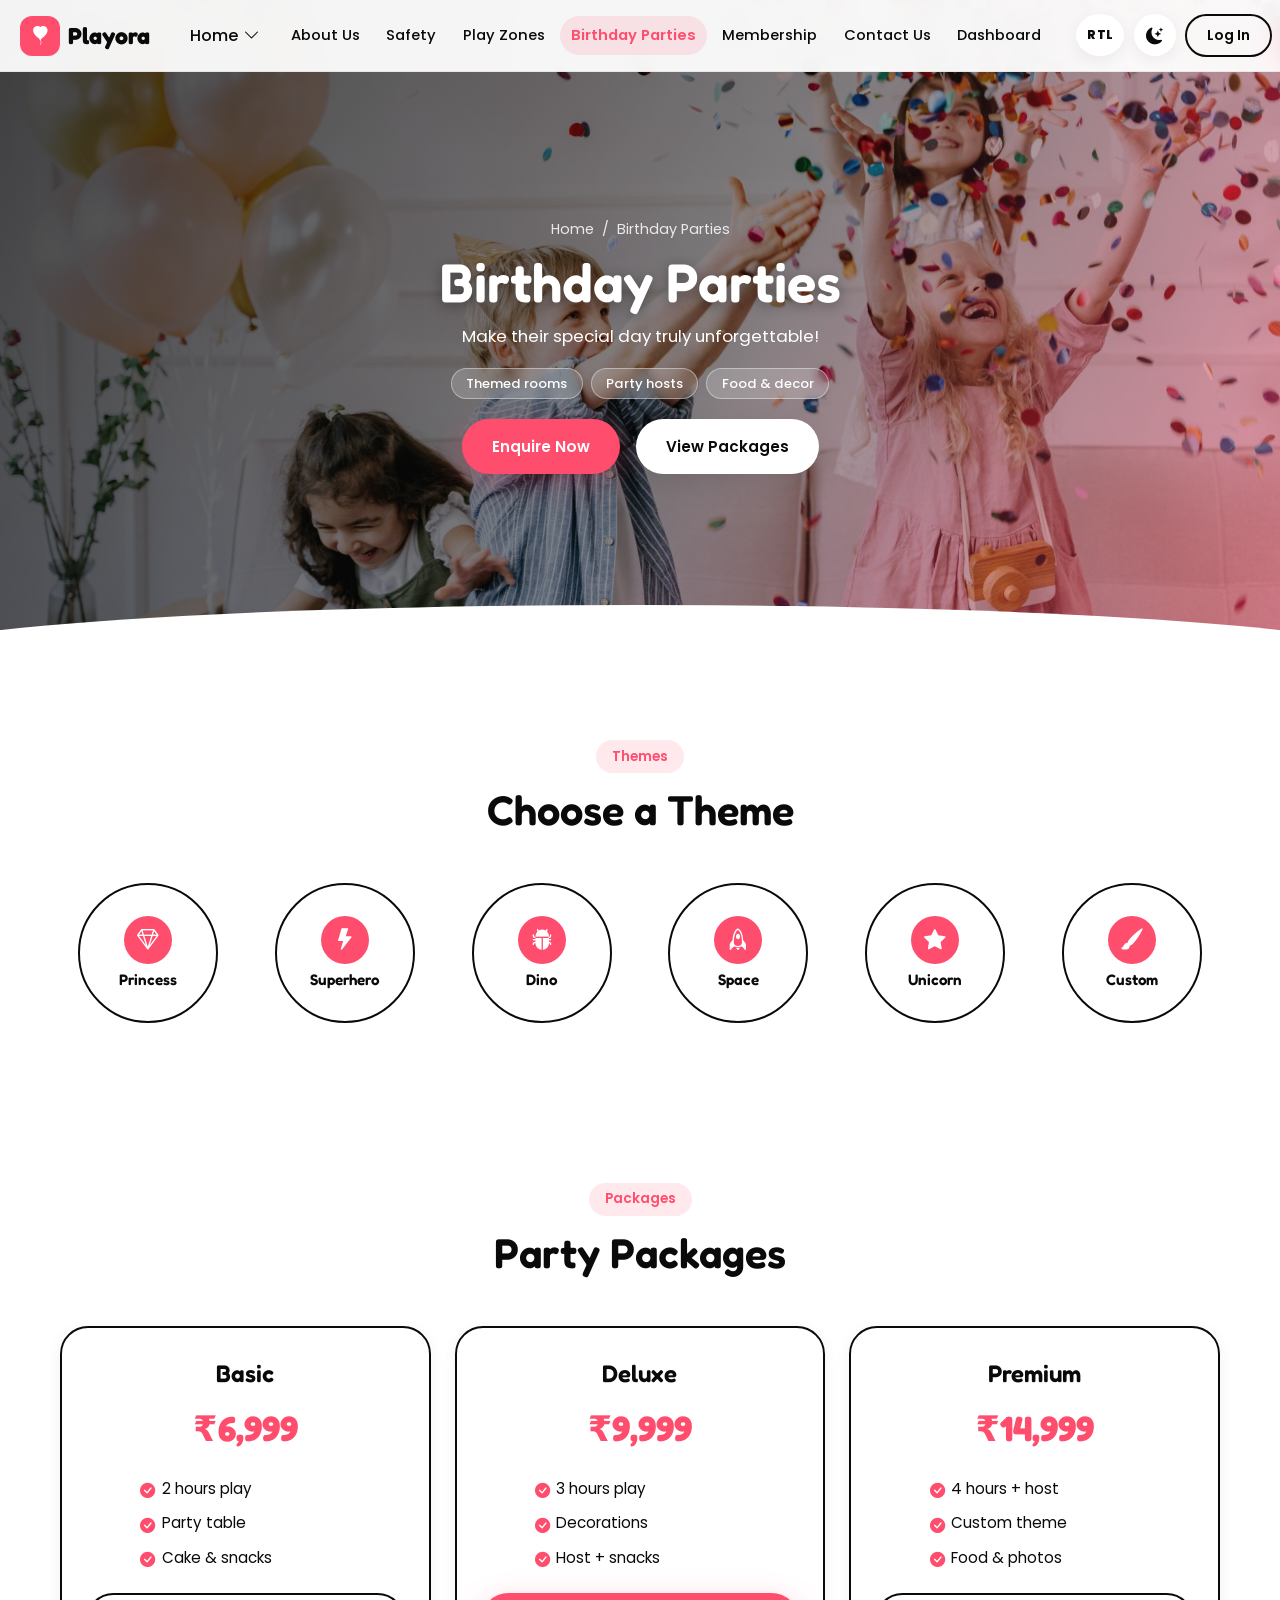
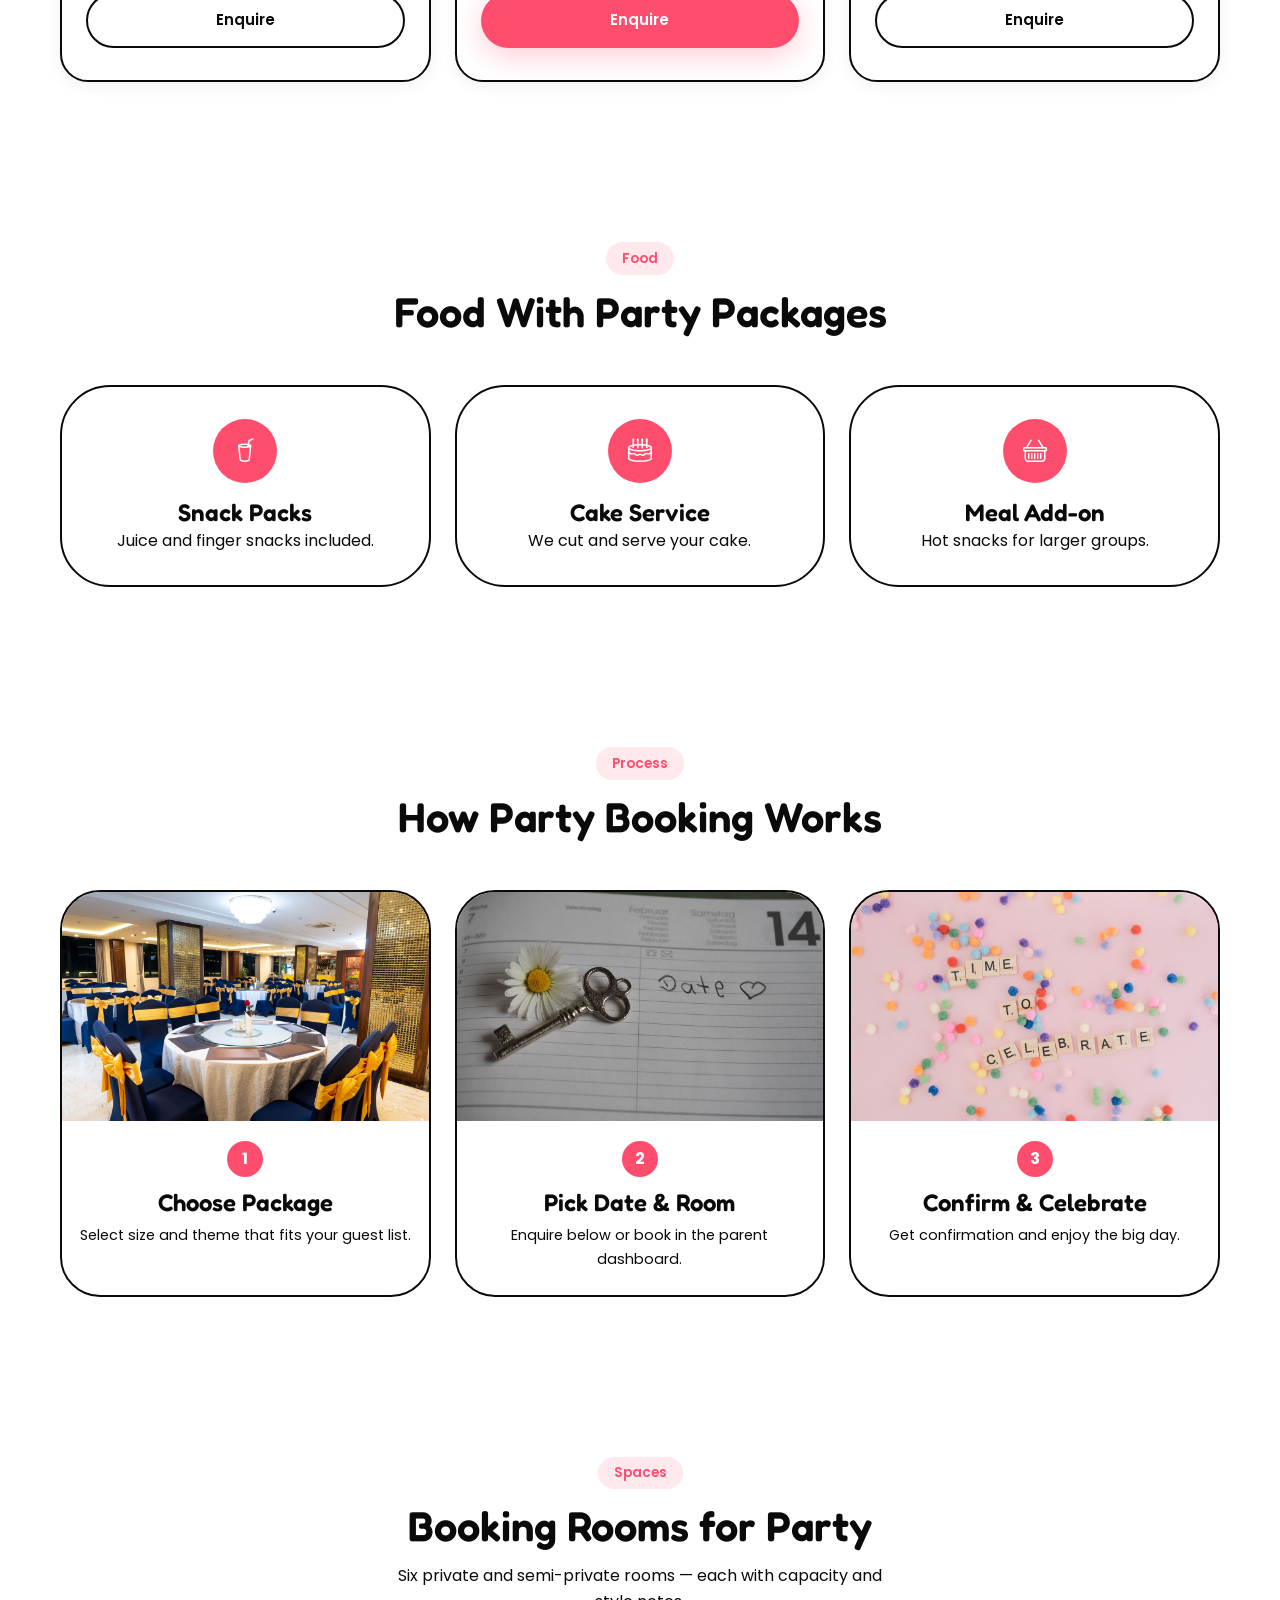
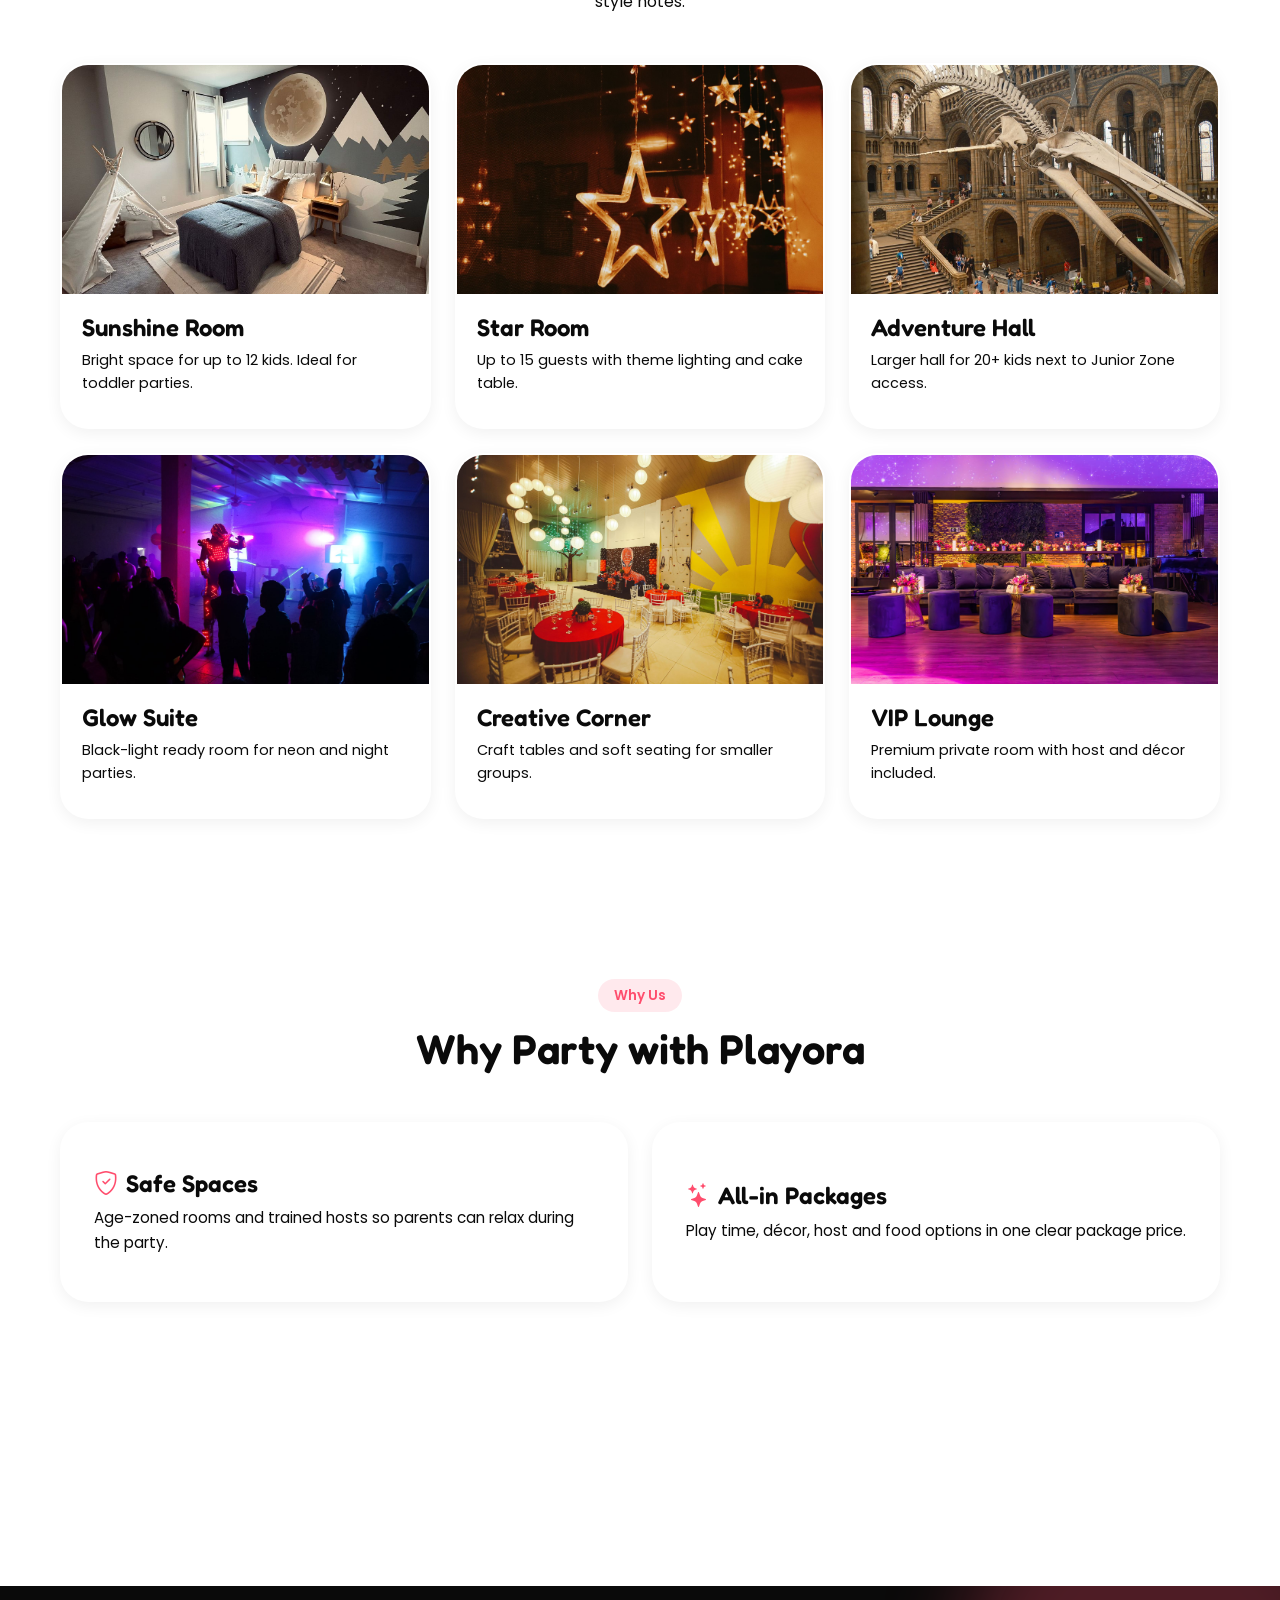
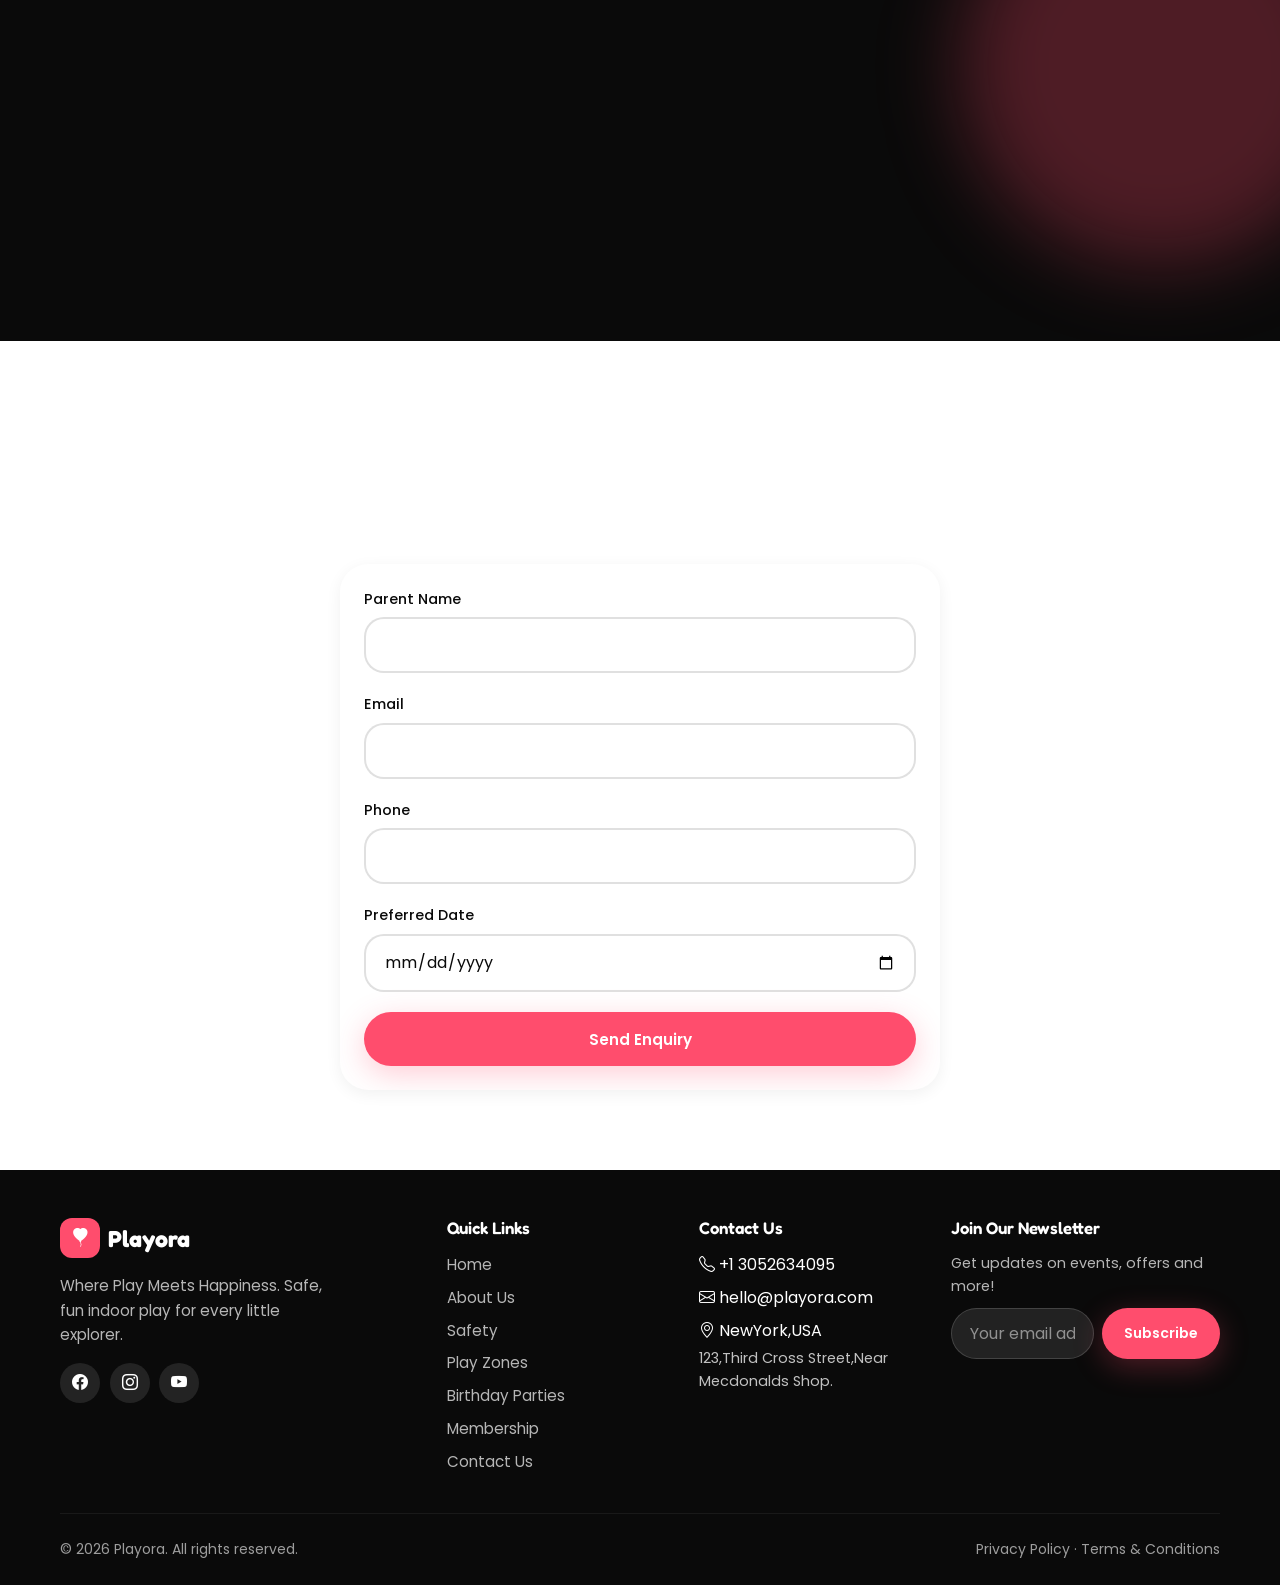
<file: birthday-parties.html>
<!DOCTYPE html>
<html lang="en">
<head>
  <script>try{if(localStorage.getItem('playora-theme')==='dark')document.documentElement.setAttribute('data-theme','dark');}catch(e){}try{if(localStorage.getItem('playora-dir')==='rtl')document.documentElement.setAttribute('dir','rtl');}catch(e){}</script>
  <meta charset="UTF-8">
  <meta name="viewport" content="width=device-width, initial-scale=1.0">
  <title>Birthday Parties | Playora</title>
  <meta name="description" content="Book a birthday party at Playora indoor play center: themed party rooms, hosted games, decorations, food and unlimited play for kids.">
  <link rel="icon" type="image/svg+xml" href="assets/favicon.svg">
  <link rel="icon" type="image/png" sizes="32x32" href="assets/favicon-32.png">
  <link rel="shortcut icon" href="favicon.ico">
  <link rel="apple-touch-icon" href="assets/apple-touch-icon.png">
  <link rel="preconnect" href="https://fonts.googleapis.com">
  <link rel="preconnect" href="https://fonts.gstatic.com" crossorigin>
  <link href="https://fonts.googleapis.com/css2?family=Fredoka:wght@400;500;600;700&family=Poppins:wght@400;500;600;700&display=swap" rel="stylesheet">
  <link rel="stylesheet" href="https://cdn.jsdelivr.net/npm/bootstrap-icons@1.11.3/font/bootstrap-icons.min.css">
  <link rel="stylesheet" href="assets/css/style.css">
  <link rel="stylesheet" href="assets/css/redesign.css">
</head>
<body>
  <header class="site-header">
    <div class="header-inner">
      <a href="index.html" class="logo"><span class="logo-mark"><i class="bi bi-balloon-heart-fill"></i></span> Playora</a>
      <nav class="nav-menu">
        <div class="home-switch">
          <span class="home-switch-trigger">Home <i class="bi bi-chevron-down"></i></span>
          <div class="home-switch-dropdown">
            <a href="index.html" class="home-option"><span class="home-option-icon day"><i class="bi bi-sun-fill"></i></span> Home 1 – Main</a>
            <a href="index-night.html" class="home-option"><span class="home-option-icon night"><i class="bi bi-moon-stars-fill"></i></span> Home 2 – Night</a>
          </div>
        </div>
        <a href="about.html" class="nav-link">About Us</a>
        <a href="safety.html" class="nav-link">Safety</a>
        <a href="play-zones.html" class="nav-link">Play Zones</a>
        <a href="birthday-parties.html" class="nav-link active" aria-current="page">Birthday Parties</a>
        <a href="membership.html" class="nav-link">Membership</a>
        <a href="contact.html" class="nav-link">Contact Us</a>
        <a href="dashboard.html" class="nav-link">Dashboard</a>
        <a href="login.html" class="nav-link nav-auth-mobile">Log In</a>
        <a href="signup.html" class="nav-link nav-auth-mobile nav-auth-primary">Sign Up</a>
      </nav>
      <div class="header-actions">
        <button class="rtl-toggle" type="button" aria-label="Switch to right-to-left layout" aria-pressed="false" title="RTL / LTR">RTL</button>
        <button class="theme-toggle" aria-label="Switch to dark mode"><i class="bi bi-moon-stars-fill"></i></button>
        <a href="login.html" class="btn btn-outline btn-sm auth-btn">Log In</a>
        <a href="signup.html" class="btn btn-primary btn-sm auth-btn">Sign Up</a>
        <button class="menu-toggle"><i class="bi bi-list"></i></button>
      </div>
    </div>
  </header>

  <section class="page-hero" style="background-image:url('assets/images/celebaration.jpg');">
    <div class="container">
      <nav class="breadcrumb"><a href="index.html">Home</a> <span>/</span> <span>Birthday Parties</span></nav>
      <h1>Birthday Parties</h1>
      <p>Make their special day truly unforgettable!</p>
      <div class="ph-tags"><span>Themed rooms</span><span>Party hosts</span><span>Food &amp; decor</span></div>
      <div class="hero-btns" style="justify-content:center;margin-top:1.25rem;">
        <a href="#party-enquire" class="btn btn-primary">Enquire Now</a>
        <a href="#packages" class="btn btn-white">View Packages</a>
      </div>
    </div>
  </section>

  <!-- Themes – keep themes, 3-color round shape -->
  <section class="section">
    <div class="container">
      <div class="section-head observe-fade"><span class="eyebrow">Themes</span><h2>Choose a Theme</h2></div>
      <div class="theme-row observe-fade">
        <div class="theme-round"><span class="theme-ico"><i class="bi bi-gem"></i></span><h3>Princess</h3></div>
        <div class="theme-round"><span class="theme-ico"><i class="bi bi-lightning-fill"></i></span><h3>Superhero</h3></div>
        <div class="theme-round"><span class="theme-ico"><i class="bi bi-bug-fill"></i></span><h3>Dino</h3></div>
        <div class="theme-round"><span class="theme-ico"><i class="bi bi-rocket"></i></span><h3>Space</h3></div>
        <div class="theme-round"><span class="theme-ico"><i class="bi bi-star-fill"></i></span><h3>Unicorn</h3></div>
        <div class="theme-round"><span class="theme-ico"><i class="bi bi-brush-fill"></i></span><h3>Custom</h3></div>
      </div>
    </div>
  </section>

  <!-- Packages equal -->
  <section class="section" id="packages">
    <div class="container">
      <div class="section-head observe-fade"><span class="eyebrow">Packages</span><h2>Party Packages</h2></div>
      <div style="display:grid;grid-template-columns:repeat(3,1fr);gap:1.5rem;">
        <div class="tier-card observe-fade"><h3>Basic</h3><div class="price">₹6,999</div>
          <ul><li><i class="bi bi-check-circle-fill"></i> 2 hours play</li><li><i class="bi bi-check-circle-fill"></i> Party table</li><li><i class="bi bi-check-circle-fill"></i> Cake &amp; snacks</li></ul>
          <a href="#party-enquire" class="btn btn-outline w-full">Enquire</a></div>
        <div class="tier-card observe-fade delay-1"><h3>Deluxe</h3><div class="price">₹9,999</div>
          <ul><li><i class="bi bi-check-circle-fill"></i> 3 hours play</li><li><i class="bi bi-check-circle-fill"></i> Decorations</li><li><i class="bi bi-check-circle-fill"></i> Host + snacks</li></ul>
          <a href="#party-enquire" class="btn btn-primary w-full">Enquire</a></div>
        <div class="tier-card observe-fade delay-2"><h3>Premium</h3><div class="price">₹14,999</div>
          <ul><li><i class="bi bi-check-circle-fill"></i> 4 hours + host</li><li><i class="bi bi-check-circle-fill"></i> Custom theme</li><li><i class="bi bi-check-circle-fill"></i> Food &amp; photos</li></ul>
          <a href="#party-enquire" class="btn btn-outline w-full">Enquire</a></div>
      </div>
    </div>
  </section>

  <!-- Food rounded -->
  <section class="section">
    <div class="container">
      <div class="section-head observe-fade"><span class="eyebrow">Food</span><h2>Food With Party Packages</h2></div>
      <div class="feature-grid">
        <div class="round-card observe-fade"><div class="icon"><i class="bi bi-cup-straw"></i></div><h3>Snack Packs</h3><p>Juice and finger snacks included.</p></div>
        <div class="round-card observe-fade delay-1"><div class="icon"><i class="bi bi-cake2"></i></div><h3>Cake Service</h3><p>We cut and serve your cake.</p></div>
        <div class="round-card observe-fade delay-2"><div class="icon"><i class="bi bi-basket"></i></div><h3>Meal Add-on</h3><p>Hot snacks for larger groups.</p></div>
      </div>
    </div>
  </section>

  <!-- Process with images + text hover -->
  <section class="section">
    <div class="container">
      <div class="section-head observe-fade"><span class="eyebrow">Process</span><h2>How Party Booking Works</h2></div>
      <div class="process-grid">
        <div class="process-card observe-fade">
          <img src="assets/images/choose.jpg" alt="Choose package">
          <div class="process-card-body">
            <span class="step">1</span>
            <h3>Choose Package</h3>
            <p>Select size and theme that fits your guest list.</p>
          </div>
        </div>
        <div class="process-card observe-fade delay-1">
          <img src="assets/images/date.jpg" alt="Pick date">
          <div class="process-card-body">
            <span class="step">2</span>
            <h3>Pick Date &amp; Room</h3>
            <p>Enquire below or book in the parent dashboard.</p>
          </div>
        </div>
        <div class="process-card observe-fade delay-2">
          <img src="assets/images/celebrate.jpg" alt="Celebrate">
          <div class="process-card-body">
            <span class="step">3</span>
            <h3>Confirm &amp; Celebrate</h3>
            <p>Get confirmation and enjoy the big day.</p>
          </div>
        </div>
      </div>
    </div>
  </section>
   <!-- Booking Rooms – 6 images with description -->
  <section class="section">
    <div class="container">
      <div class="section-head observe-fade">
        <span class="eyebrow">Spaces</span>
        <h2>Booking Rooms for Party</h2>
        <p>Six private and semi-private rooms — each with capacity and style notes.</p>
      </div>
      <div class="rooms-grid">
        <div class="room-card observe-fade">
          <img src="assets/images/sunshine.jpg" alt="Sunshine Room">
          <div class="room-card-body">
            <h3>Sunshine Room</h3>
            <p>Bright space for up to 12 kids. Ideal for toddler parties.</p>
          </div>
        </div>
        <div class="room-card observe-fade delay-1">
          <img src="assets/images/star.jpg" alt="Star Room">
          <div class="room-card-body">
            <h3>Star Room</h3>
            <p>Up to 15 guests with theme lighting and cake table.</p>
          </div>
        </div>
        <div class="room-card observe-fade delay-2">
          <img src="assets/images/hall.jpg" alt="Adventure Hall">
          <div class="room-card-body">
            <h3>Adventure Hall</h3>
            <p>Larger hall for 20+ kids next to Junior Zone access.</p>
          </div>
        </div>
        <div class="room-card observe-fade">
          <img src="assets/images/glow.jpg" alt="Glow Suite">
          <div class="room-card-body">
            <h3>Glow Suite</h3>
            <p>Black-light ready room for neon and night parties.</p>
          </div>
        </div>
        <div class="room-card observe-fade delay-1">
          <img src="assets/images/corner.jpg" alt="Creative Corner">
          <div class="room-card-body">
            <h3>Creative Corner</h3>
            <p>Craft tables and soft seating for smaller groups.</p>
          </div>
        </div>
        <div class="room-card observe-fade delay-2">
          <img src="assets/images/vip.jpg" alt="VIP Lounge">
          <div class="room-card-body">
            <h3>VIP Lounge</h3>
            <p>Premium private room with host and décor included.</p>
          </div>
        </div>
      </div>
    </div>
  </section>

<!-- Why Party with Playora – cross side boxes same size -->
  <section class="section">
    <div class="container">
      <div class="section-head observe-fade">
        <span class="eyebrow">Why Us</span>
        <h2>Why Party with Playora</h2>
      </div>
      <div class="cross-boxes">
        <div class="cross-box observe-fade">
          <h3><i class="bi bi-shield-check"></i> Safe Spaces</h3>
          <p>Age-zoned rooms and trained hosts so parents can relax during the party.</p>
        </div>
        <div class="cross-box observe-fade delay-1">
          <h3><i class="bi bi-stars"></i> All-in Packages</h3>
          <p>Play time, décor, host and food options in one clear package price.</p>
        </div>
        <div class="cross-box observe-fade">
          <h3><i class="bi bi-camera"></i> Photo Moments</h3>
          <p>Optional photo corners and digital galleries for every celebration.</p>
        </div>
        <div class="cross-box observe-fade delay-1">
          <h3><i class="bi bi-clock"></i> Easy Booking</h3>
          <p>Enquire online, confirm the room and get reminders before the big day.</p>
        </div>
      </div>
    </div>
  </section>
  
   <section class="cta-full">
    <div class="container observe-fade">
      <h2>Let's Plan an Unforgettable Party</h2>
      <p>Enquire now or book via the parent dashboard.</p>
      <div class="hero-btns">
        <a href="#party-enquire" class="btn btn-primary btn-lg">Enquire Now</a>
        <a href="login.html" class="btn btn-white btn-lg">Book in Dashboard</a>
      </div>
    </div>
  </section>

  <section class="section" id="party-enquire">
    <div class="container" style="max-width:640px;">
      <div class="section-head observe-fade"><span class="eyebrow">Enquire</span><h2>Birthday Party Enquiry</h2></div>
      <form data-validate class="card observe-fade"><div class="card-body">
        <div class="form-group"><label class="form-label">Parent Name</label><input type="text" class="form-control" required><div class="form-error">Required</div></div>
        <div class="form-group"><label class="form-label">Email</label><input type="email" class="form-control" required><div class="form-error">Required</div></div>
        <div class="form-group"><label class="form-label">Phone</label><input type="tel" class="form-control" required></div>
        <div class="form-group"><label class="form-label">Preferred Date</label><input type="date" class="form-control" required></div>
        <button type="submit" class="btn btn-primary w-full">Send Enquiry</button>
      </div></form>
    </div>
  </section>

 

   <!-- 6. FOOTER -->
  <footer class="site-footer">
    <div class="container">
      <div class="footer-grid">
        <div class="footer-brand">
          <a href="index.html" class="logo" style="color:#fff;">
            <span class="logo-mark"><i class="bi bi-balloon-heart-fill"></i></span>
            Playora
          </a>
          <p>Where Play Meets Happiness. Safe, fun indoor play for every little explorer.</p>
          <div class="footer-social">
            <a href="#" class="social-btn" aria-label="Facebook"><i class="bi bi-facebook"></i></a>
            <a href="#" class="social-btn" aria-label="Instagram"><i class="bi bi-instagram"></i></a>
            <a href="#" class="social-btn" aria-label="YouTube"><i class="bi bi-youtube"></i></a>
          </div>
        </div>
        <div class="footer-col">
          <h4>Quick Links</h4>
          <ul class="footer-links">
            <li><a href="index.html">Home</a></li>
            <li><a href="about.html">About Us</a></li>
            <li><a href="safety.html">Safety</a></li>
            <li><a href="play-zones.html">Play Zones</a></li>
            <li><a href="birthday-parties.html">Birthday Parties</a></li>
            <li><a href="membership.html">Membership</a></li>
            <li><a href="contact.html">Contact Us</a></li>
          </ul>
        </div>
        <div class="footer-col">
          <h4>Contact Us</h4>
          <ul class="footer-links">
            <li><i class="bi bi-telephone"></i> +1 3052634095</li>
            <li><i class="bi bi-envelope"></i> hello@playora.com</li>
            <li><i class="bi bi-geo-alt"></i> NewYork,USA<p>123,Third Cross Street,Near Mecdonalds Shop.</p></li>
            
          </ul>
        </div>
        <div class="footer-col">
          <h4>Join Our Newsletter</h4>
          <p style="opacity:0.7; font-size:0.9rem; margin-bottom:0.5rem;">Get updates on events, offers and more!</p>
          <form class="newsletter-form" data-validate>
            <input type="email" required placeholder="Your email address">
            <button type="submit" class="btn btn-primary btn-sm">Subscribe</button>
          </form>
        </div>
      </div>
      <div class="footer-bottom">
        <span>© 2026 Playora. All rights reserved.</span>
        <span>Privacy Policy · Terms & Conditions</span>
      </div>
    </div>
  </footer>
  <script src="assets/js/main.js"></script>
</body>
</html>
</file>
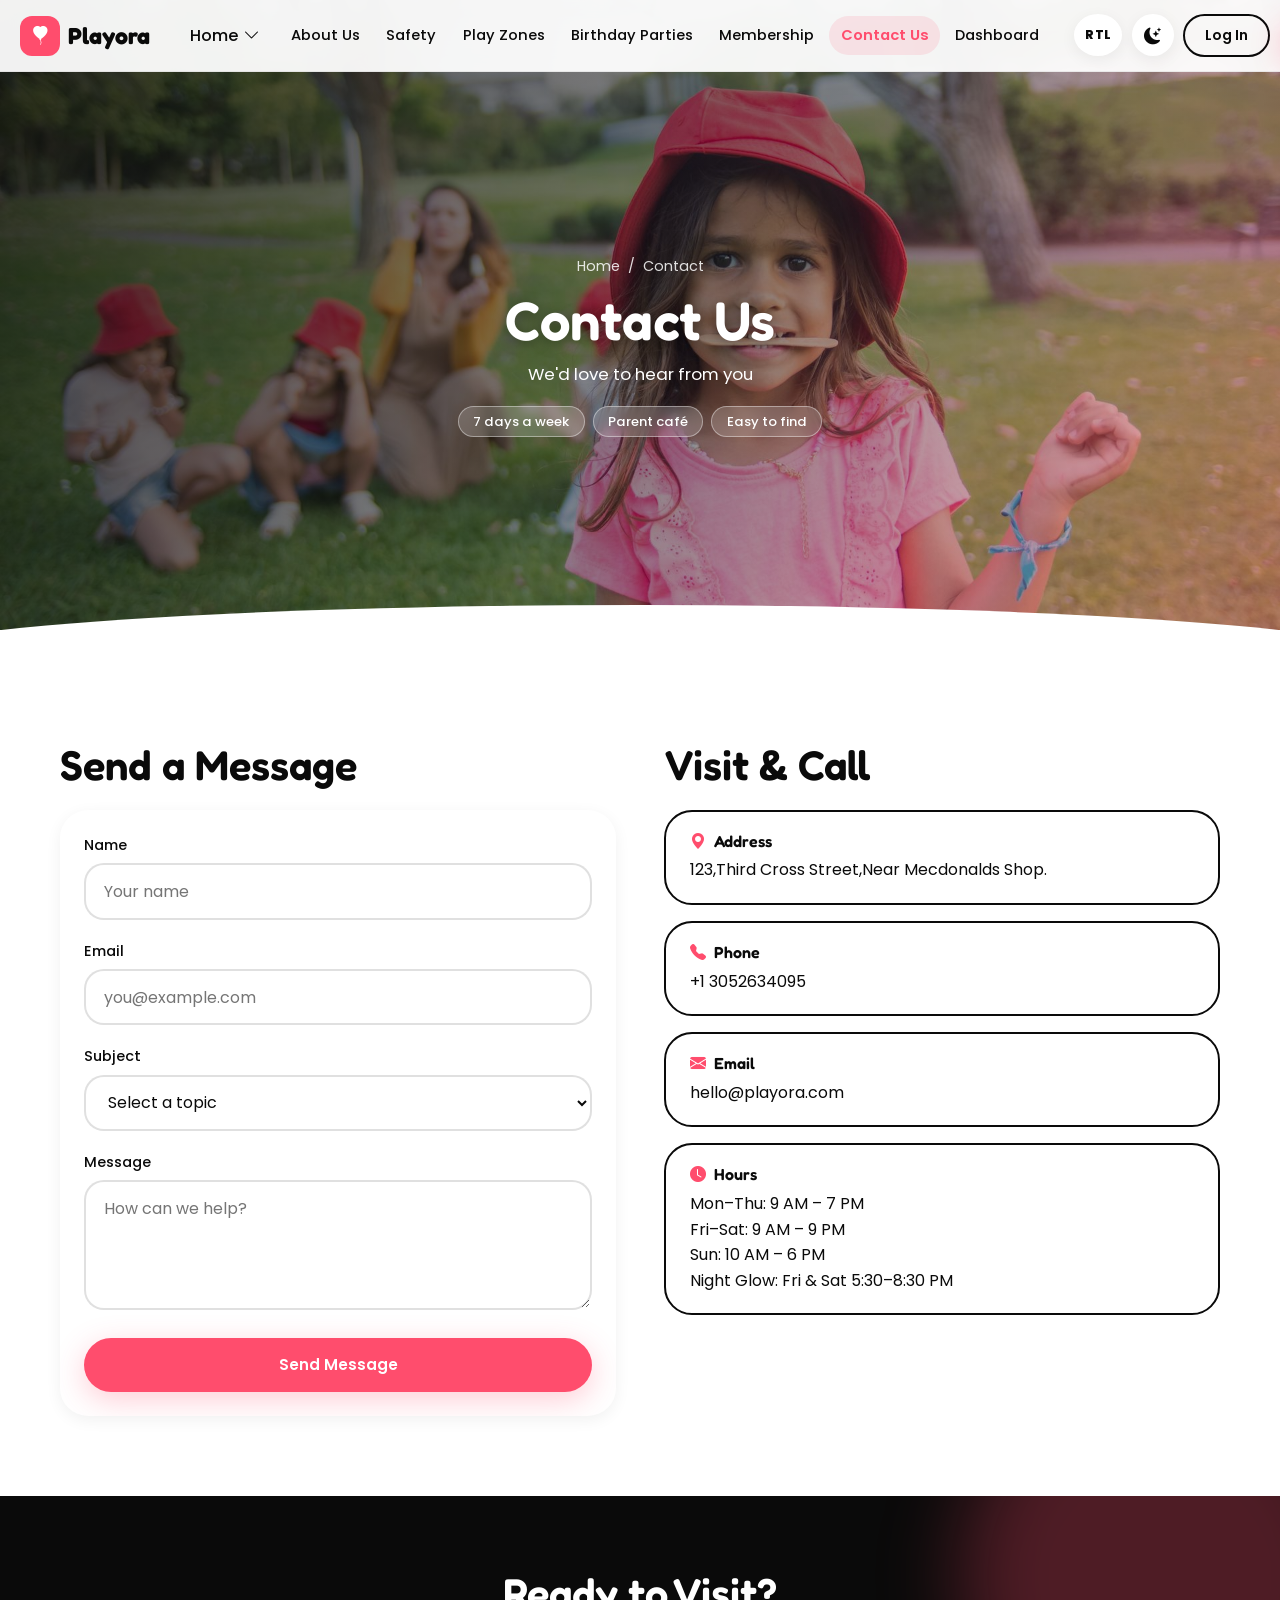
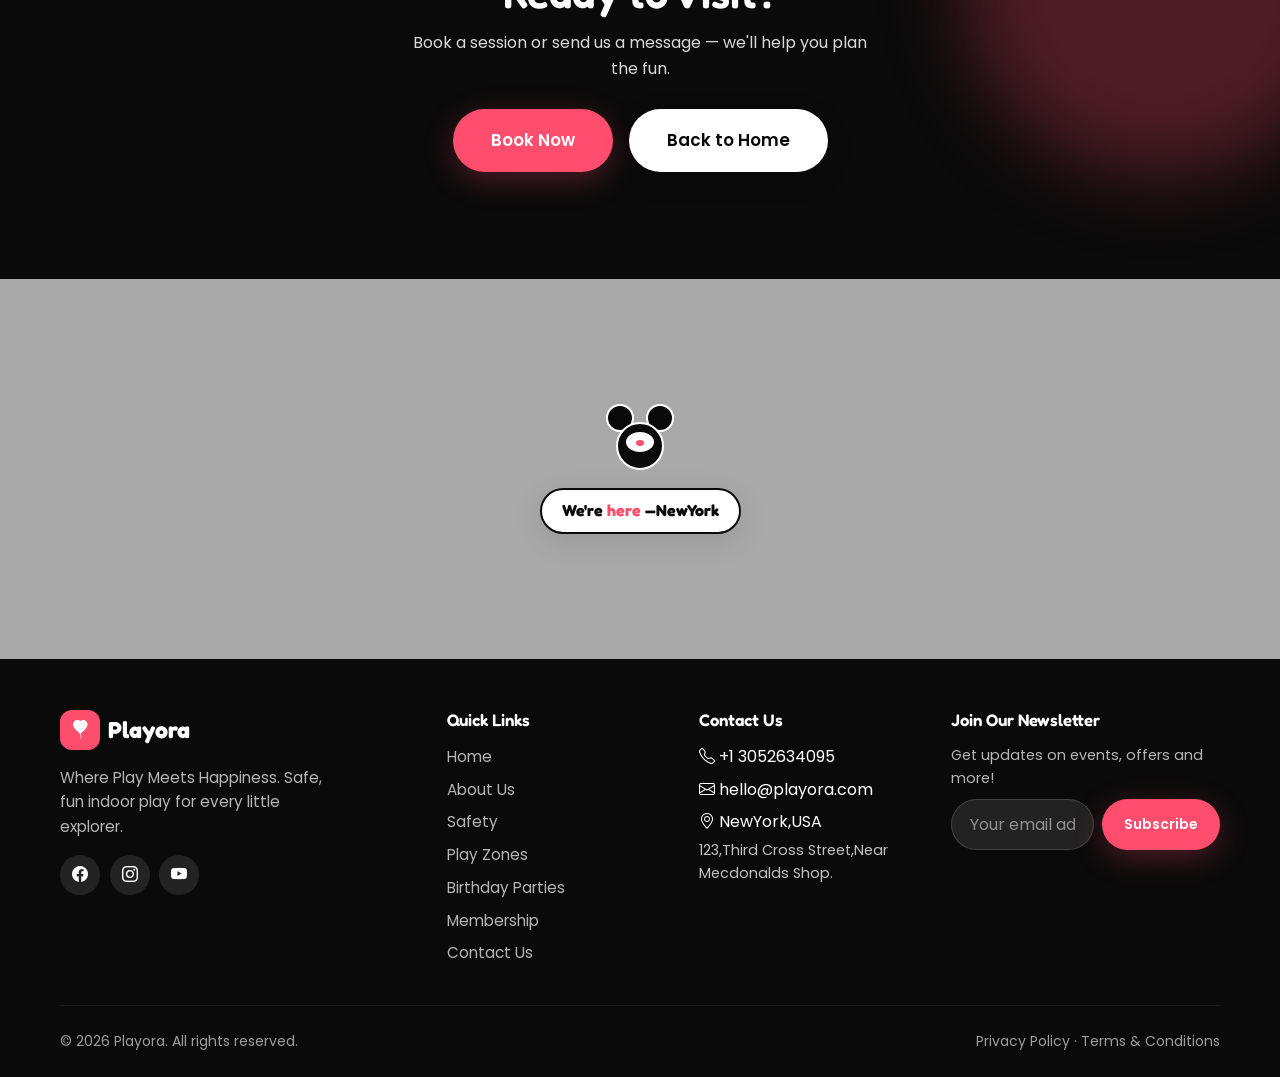
<file: contact.html>
<!DOCTYPE html>
<html lang="en">
<head>
  <script>try{if(localStorage.getItem('playora-theme')==='dark')document.documentElement.setAttribute('data-theme','dark');}catch(e){}try{if(localStorage.getItem('playora-dir')==='rtl')document.documentElement.setAttribute('dir','rtl');}catch(e){}</script>
  <meta charset="UTF-8">
  <meta name="viewport" content="width=device-width, initial-scale=1.0">
  <title>Contact | Playora</title>
  <meta name="description" content="Contact Playora indoor play center for bookings, party enquiries and questions. Find our address, phone, email, opening hours and map.">
  <link rel="icon" type="image/svg+xml" href="assets/favicon.svg">
  <link rel="icon" type="image/png" sizes="32x32" href="assets/favicon-32.png">
  <link rel="shortcut icon" href="favicon.ico">
  <link rel="apple-touch-icon" href="assets/apple-touch-icon.png">
  <link rel="preconnect" href="https://fonts.googleapis.com">
  <link rel="preconnect" href="https://fonts.gstatic.com" crossorigin>
  <link href="https://fonts.googleapis.com/css2?family=Fredoka:wght@400;500;600;700&family=Poppins:wght@400;500;600;700&display=swap" rel="stylesheet">
  <link rel="stylesheet" href="https://cdn.jsdelivr.net/npm/bootstrap-icons@1.11.3/font/bootstrap-icons.min.css">
  <link rel="stylesheet" href="assets/css/style.css">
  <link rel="stylesheet" href="assets/css/redesign.css">
  <style>
    .visit-card {
      background: var(--white);
      border: 2px solid var(--black);
      border-radius: var(--radius-lg);
      padding: 1.25rem 1.5rem;
      margin-bottom: 1rem;
      transition: all 0.35s ease;
      cursor: default;
    }
    .visit-card:hover {
      border-color: var(--accent);
      transform: translateY(-6px);
      box-shadow: var(--shadow-accent);
    }
    .visit-card:hover h4 { color: var(--accent); }
    .visit-card h4 {
      display: flex;
      align-items: center;
      gap: 0.5rem;
      margin-bottom: 0.4rem;
      transition: color 0.3s ease;
    }
    .visit-card h4 i { color: var(--accent); }
    .visit-card p { color: var(--black); margin: 0; }

    /* Full width location */
    .location-full {
      position: relative;
      width: 100%;
      min-height: 380px;
      overflow: hidden;
      border-top: 3px solid var(--black);
      border-bottom: 3px solid var(--black);
    }
    .location-full img {
      width: 100%;
      height: 100%;
      min-height: 380px;
      object-fit: cover;
      display: block;
      filter: grayscale(0.15);
    }
    .location-overlay {
      position: absolute;
      inset: 0;
      background: rgba(10, 10, 10, 0.35);
      display: flex;
      align-items: center;
      justify-content: center;
    }
    .location-pin {
      text-align: center;
      animation: pinBounce 2s ease-in-out infinite;
    }
    @keyframes pinBounce {
      0%, 100% { transform: translateY(0); }
      50% { transform: translateY(-12px); }
    }
    /* Mickey mouse – 3 colors only (black, white, accent) */
    .mickey {
      width: 72px;
      height: 72px;
      position: relative;
      margin: 0 auto 0.75rem;
    }
    .mickey-head {
      width: 48px;
      height: 48px;
      background: var(--black);
      border-radius: 50%;
      position: absolute;
      left: 50%;
      top: 18px;
      transform: translateX(-50%);
      border: 2px solid var(--white);
      z-index: 2;
    }
    .mickey-ear {
      width: 28px;
      height: 28px;
      background: var(--black);
      border-radius: 50%;
      position: absolute;
      border: 2px solid var(--white);
      z-index: 1;
    }
    .mickey-ear.left { left: 2px; top: 0; }
    .mickey-ear.right { right: 2px; top: 0; }
    .mickey-face {
      position: absolute;
      left: 50%;
      top: 28px;
      transform: translateX(-50%);
      width: 28px;
      height: 20px;
      background: var(--white);
      border-radius: 50%;
      z-index: 3;
    }
    .mickey-nose {
      width: 8px;
      height: 6px;
      background: var(--accent);
      border-radius: 50%;
      position: absolute;
      left: 50%;
      top: 36px;
      transform: translateX(-50%);
      z-index: 4;
    }
    .location-label {
      display: inline-block;
      background: var(--white);
      color: var(--black);
      border: 2px solid var(--black);
      padding: 0.5rem 1.25rem;
      border-radius: var(--radius-full);
      font-weight: 700;
      font-family: var(--font-display);
      box-shadow: var(--shadow-md);
    }
    .location-label span { color: var(--accent); }
    @media (max-width: 768px) {
      .contact-grid { grid-template-columns: 1fr !important; }
      .location-full, .location-full img { min-height: 280px; }
    }
  </style>
</head>
<body>
  <header class="site-header">
    <div class="header-inner">
      <a href="index.html" class="logo"><span class="logo-mark"><i class="bi bi-balloon-heart-fill"></i></span> Playora</a>
      <nav class="nav-menu">
        <div class="home-switch">
          <span class="home-switch-trigger">Home <i class="bi bi-chevron-down"></i></span>
          <div class="home-switch-dropdown">
            <a href="index.html" class="home-option"><span class="home-option-icon day"><i class="bi bi-sun-fill"></i></span> Home 1 – Main</a>
            <a href="index-night.html" class="home-option"><span class="home-option-icon night"><i class="bi bi-moon-stars-fill"></i></span> Home 2 – Night</a>
          </div>
        </div>
        <a href="about.html" class="nav-link">About Us</a>
        <a href="safety.html" class="nav-link">Safety</a>
        <a href="play-zones.html" class="nav-link">Play Zones</a>
        <a href="birthday-parties.html" class="nav-link">Birthday Parties</a>
        <a href="membership.html" class="nav-link">Membership</a>
        <a href="contact.html" class="nav-link active" aria-current="page">Contact Us</a>
        <a href="dashboard.html" class="nav-link">Dashboard</a>
        <a href="login.html" class="nav-link nav-auth-mobile">Log In</a>
        <a href="signup.html" class="nav-link nav-auth-mobile nav-auth-primary">Sign Up</a>
      </nav>
      <div class="header-actions">
        <button class="rtl-toggle" type="button" aria-label="Switch to right-to-left layout" aria-pressed="false" title="RTL / LTR">RTL</button>
        <button class="theme-toggle" aria-label="Switch to dark mode"><i class="bi bi-moon-stars-fill"></i></button>
        <a href="login.html" class="btn btn-outline btn-sm auth-btn">Log In</a>
        <a href="signup.html" class="btn btn-primary btn-sm auth-btn">Sign Up</a>
        <button class="menu-toggle"><i class="bi bi-list"></i></button>
      </div>
    </div>
  </header>

  <section class="page-hero" style="background-image:url('assets/images/hero-4.jpg');">
    <div class="container">
      <nav class="breadcrumb"><a href="index.html">Home</a> <span>/</span> <span>Contact</span></nav>
      <h1>Contact Us</h1>
      <p>We'd love to hear from you</p>
      <div class="ph-tags"><span>7 days a week</span><span>Parent café</span><span>Easy to find</span></div>
    </div>
  </section>

  <section class="section">
    <div class="container">
      <div class="contact-grid" style="display:grid;grid-template-columns:1fr 1fr;gap:3rem;align-items:start;">
        <div class="observe-fade">
          <h2 style="margin-bottom:1.25rem;">Send a Message</h2>
          <form data-validate class="card"><div class="card-body">
            <div class="form-group"><label class="form-label">Name</label><input type="text" class="form-control" required placeholder="Your name"><div class="form-error">Required</div></div>
            <div class="form-group"><label class="form-label">Email</label><input type="email" class="form-control" required placeholder="you@example.com"><div class="form-error">Valid email required</div></div>
            <div class="form-group"><label class="form-label">Subject</label>
              <select class="form-control" required>
                <option value="">Select a topic</option>
                <option>General Inquiry</option>
                <option>Booking Help</option>
                <option>Birthday Party</option>
                <option>Membership</option>
              </select>
            </div>
            <div class="form-group"><label class="form-label">Message</label><textarea class="form-control" required placeholder="How can we help?"></textarea><div class="form-error">Required</div></div>
            <button type="submit" class="btn btn-primary w-full">Send Message</button>
          </div></form>
        </div>
        <div class="observe-fade delay-1">
          <h2 style="margin-bottom:1.25rem;">Visit &amp; Call</h2>
          <div class="visit-card">
            <h4><i class="bi bi-geo-alt-fill"></i> Address</h4>
            <p>123,Third Cross Street,Near Mecdonalds Shop.</p>
          </div>
          <div class="visit-card">
            <h4><i class="bi bi-telephone-fill"></i> Phone</h4>
            <p>+1 3052634095</p>
          </div>
          <div class="visit-card">
            <h4><i class="bi bi-envelope-fill"></i> Email</h4>
            <p>hello@playora.com</p>
          </div>
          <div class="visit-card">
            <h4><i class="bi bi-clock-fill"></i> Hours</h4>
            <p>Mon–Thu: 9 AM – 7 PM<br>Fri–Sat: 9 AM – 9 PM<br>Sun: 10 AM – 6 PM<br>Night Glow: Fri &amp; Sat 5:30–8:30 PM</p>
          </div>
        </div>
      </div>
    </div>
  </section>

  <section class="cta-full">
    <div class="container observe-fade">
      <h2>Ready to Visit?</h2>
      <p>Book a session or send us a message — we'll help you plan the fun.</p>
      <div class="hero-btns">
        <a href="login.html" class="btn btn-primary btn-lg">Book Now</a>
        <a href="index.html" class="btn btn-white btn-lg">Back to Home</a>
      </div>
    </div>
  </section>

  <!-- Full width location — paste YOUR Google Maps embed URL in the iframe src below -->
  <section class="location-full">
    <!-- 
      How to get your link:
      1. Open Google Maps → find your place → Share → Embed a map → copy the src="..." URL
      2. Replace the src value inside the iframe only
    -->
    <iframe
      id="gmap"
      title="Playora location"
      src="https://www.google.com/maps/embed?pb=!1m18!1m12!1m3!1d387193.0505383674!2d-74.30915841691113!3d40.697193362054165!2m3!1f0!2f0!3f0!3m2!1i1024!2i768!4f13.1!3m3!1m2!1s0x89c24fa5d33f083b%3A0xc80b8f06e177fe62!2sNew%20York%2C%20NY%2C%20USA!5e0!3m2!1sen!2sin!4v1788780011627!5m2!1sen!2sin"
      width="100%"
      height="380"
      style="border:0;display:block;min-height:380px;width:100%;"
      allowfullscreen=""
      loading="lazy"
      referrerpolicy="no-referrer-when-downgrade">
    </iframe>
    <div class="location-overlay" style="pointer-events:none;">
      <div class="location-pin" style="pointer-events:auto;">
        <div class="mickey" aria-hidden="true">
          <div class="mickey-ear left"></div>
          <div class="mickey-ear right"></div>
          <div class="mickey-head"></div>
          <div class="mickey-face"></div>
          <div class="mickey-nose"></div>
        </div>
        <a class="location-label" href="https://www.google.com/maps/search/?api=1&query=NewYork,USA" target="_blank" rel="noopener">
          We're <span>here</span> —NewYork
        </a>
      </div>
    </div>
  </section>

  

   <!-- 6. FOOTER -->
  <footer class="site-footer">
    <div class="container">
      <div class="footer-grid">
        <div class="footer-brand">
          <a href="index.html" class="logo" style="color:#fff;">
            <span class="logo-mark"><i class="bi bi-balloon-heart-fill"></i></span>
            Playora
          </a>
          <p>Where Play Meets Happiness. Safe, fun indoor play for every little explorer.</p>
          <div class="footer-social">
            <a href="#" class="social-btn" aria-label="Facebook"><i class="bi bi-facebook"></i></a>
            <a href="#" class="social-btn" aria-label="Instagram"><i class="bi bi-instagram"></i></a>
            <a href="#" class="social-btn" aria-label="YouTube"><i class="bi bi-youtube"></i></a>
          </div>
        </div>
        <div class="footer-col">
          <h4>Quick Links</h4>
          <ul class="footer-links">
           <li><a href="index.html">Home</a></li>
            <li><a href="about.html">About Us</a></li>
            <li><a href="safety.html">Safety</a></li>
            <li><a href="play-zones.html">Play Zones</a></li>
            <li><a href="birthday-parties.html">Birthday Parties</a></li>
            <li><a href="membership.html">Membership</a></li>
            <li><a href="contact.html">Contact Us</a></li>
          </ul>
        </div>
        <div class="footer-col">
          <h4>Contact Us</h4>
          <ul class="footer-links">
            <li><i class="bi bi-telephone"></i> +1 3052634095</li>
            <li><i class="bi bi-envelope"></i> hello@playora.com</li>
            <li><i class="bi bi-geo-alt"></i> NewYork,USA<p>123,Third Cross Street,Near Mecdonalds Shop.</p></li>
            
          </ul>
        </div>
        <div class="footer-col">
          <h4>Join Our Newsletter</h4>
          <p style="opacity:0.7; font-size:0.9rem; margin-bottom:0.5rem;">Get updates on events, offers and more!</p>
          <form class="newsletter-form" data-validate>
            <input type="email" required placeholder="Your email address">
            <button type="submit" class="btn btn-primary btn-sm">Subscribe</button>
          </form>
        </div>
      </div>
      <div class="footer-bottom">
        <span>© 2026 Playora. All rights reserved.</span>
        <span>Privacy Policy · Terms & Conditions</span>
      </div>
    </div>
  </footer>
  <script src="assets/js/main.js"></script>
</body>
</html>
</file>
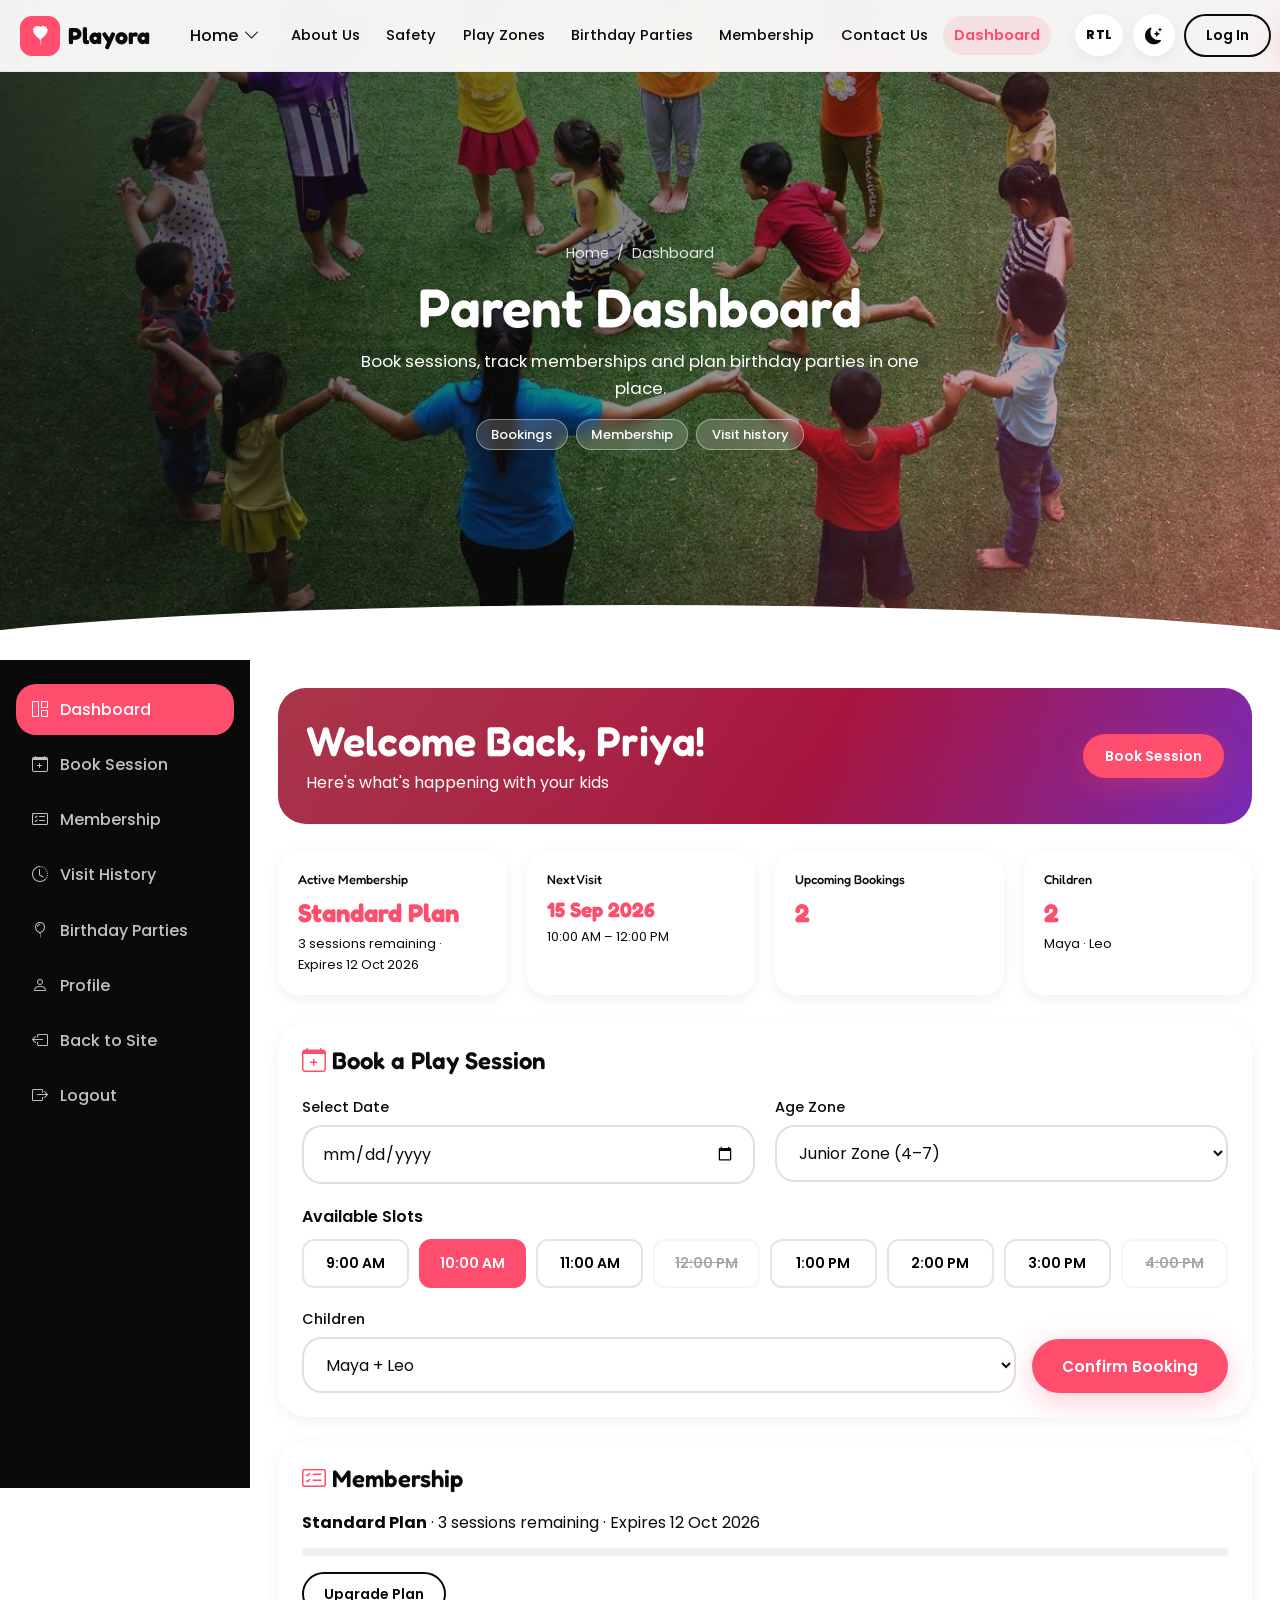
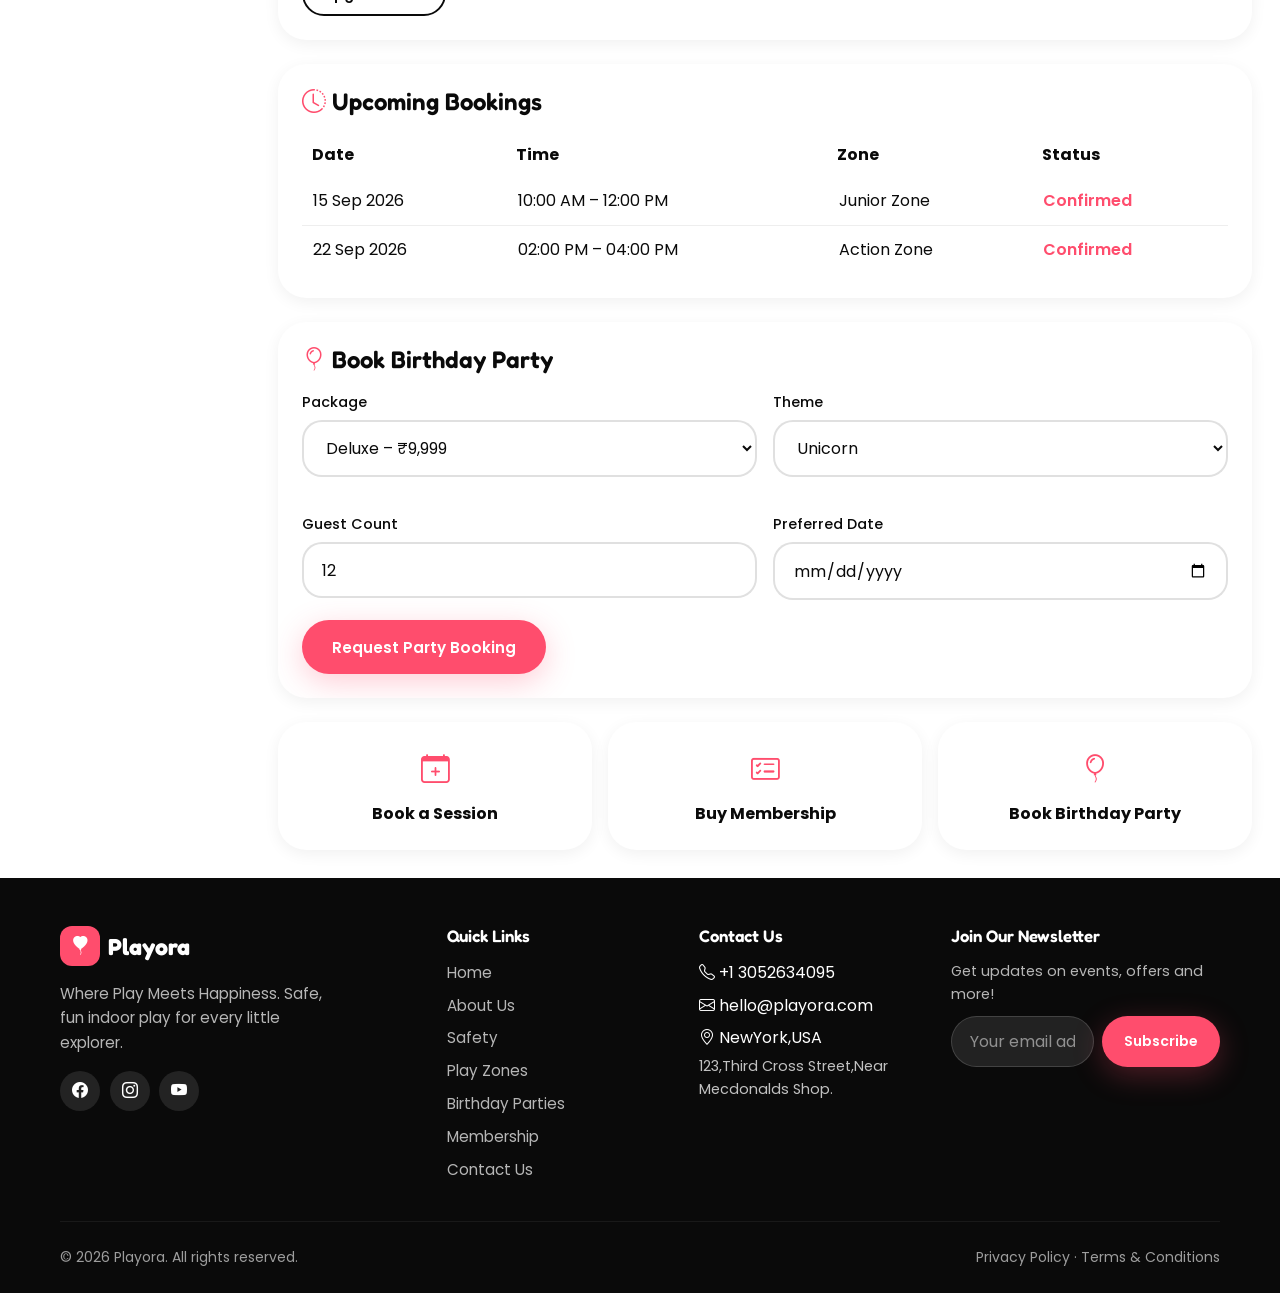
<file: dashboard.html>
<!DOCTYPE html>
<html lang="en">
<head>
  <script>try{if(localStorage.getItem('playora-theme')==='dark')document.documentElement.setAttribute('data-theme','dark');}catch(e){}try{if(localStorage.getItem('playora-dir')==='rtl')document.documentElement.setAttribute('dir','rtl');}catch(e){}</script>
  <meta charset="UTF-8">
  <meta name="viewport" content="width=device-width, initial-scale=1.0">
  <title>Parent Dashboard | Playora</title>
  <meta name="robots" content="noindex">
  <meta name="description" content="Your Playora parent dashboard: book play sessions, track your membership, see visit history and request birthday parties.">
  <link rel="icon" type="image/svg+xml" href="assets/favicon.svg">
  <link rel="icon" type="image/png" sizes="32x32" href="assets/favicon-32.png">
  <link rel="shortcut icon" href="favicon.ico">
  <link rel="apple-touch-icon" href="assets/apple-touch-icon.png">
  <link rel="preconnect" href="https://fonts.googleapis.com">
  <link rel="preconnect" href="https://fonts.gstatic.com" crossorigin>
  <link href="https://fonts.googleapis.com/css2?family=Fredoka:wght@400;500;600;700&family=Poppins:wght@400;500;600;700&display=swap" rel="stylesheet">
  <link rel="stylesheet" href="https://cdn.jsdelivr.net/npm/bootstrap-icons@1.11.3/font/bootstrap-icons.min.css">
  <link rel="stylesheet" href="assets/css/style.css">
  <link rel="stylesheet" href="assets/css/redesign.css">
</head>
<body>
  <header class="site-header">
    <div class="header-inner">
      <a href="index.html" class="logo"><span class="logo-mark"><i class="bi bi-balloon-heart-fill"></i></span> Playora</a>
      <nav class="nav-menu">
        <div class="home-switch">
          <span class="home-switch-trigger">Home <i class="bi bi-chevron-down"></i></span>
          <div class="home-switch-dropdown">
            <a href="index.html" class="home-option"><span class="home-option-icon day"><i class="bi bi-sun-fill"></i></span> Home 1 – Main</a>
            <a href="index-night.html" class="home-option"><span class="home-option-icon night"><i class="bi bi-moon-stars-fill"></i></span> Home 2 – Night</a>
          </div>
        </div>
        <a href="about.html" class="nav-link">About Us</a>
        <a href="safety.html" class="nav-link">Safety</a>
        <a href="play-zones.html" class="nav-link">Play Zones</a>
        <a href="birthday-parties.html" class="nav-link">Birthday Parties</a>
        <a href="membership.html" class="nav-link">Membership</a>
        <a href="contact.html" class="nav-link">Contact Us</a>
        <a href="dashboard.html" class="nav-link active" aria-current="page">Dashboard</a>
        <a href="login.html" class="nav-link nav-auth-mobile">Log In</a>
        <a href="signup.html" class="nav-link nav-auth-mobile nav-auth-primary">Sign Up</a>
      </nav>
      <div class="header-actions">
        <button class="rtl-toggle" type="button" aria-label="Switch to right-to-left layout" aria-pressed="false" title="RTL / LTR">RTL</button>
        <button class="theme-toggle" aria-label="Switch to dark mode"><i class="bi bi-moon-stars-fill"></i></button>
        <a href="login.html" class="btn btn-outline btn-sm auth-btn">Log In</a>
        <a href="signup.html" class="btn btn-primary btn-sm auth-btn">Sign Up</a>
        <button class="menu-toggle"><i class="bi bi-list"></i></button>
      </div>
    </div>
  </header>

  <section class="page-hero" style="background-image:url('assets/images/hero-5.jpg');">
    <div class="container">
      <nav class="breadcrumb"><a href="index.html">Home</a> <span>/</span> <span>Dashboard</span></nav>
      <h1>Parent Dashboard</h1>
      <p>Book sessions, track memberships and plan birthday parties in one place.</p>
      <div class="ph-tags"><span>Bookings</span><span>Membership</span><span>Visit history</span></div>
    </div>
  </section>

  <div class="dash-layout">
    <aside class="dash-sidebar">
      <nav class="dash-nav">
        <a href="dashboard.html" class="active"><i class="bi bi-grid-1x2"></i> Dashboard</a>
        <a href="#book"><i class="bi bi-calendar-plus"></i> Book Session</a>
        <a href="#membership"><i class="bi bi-card-checklist"></i> Membership</a>
        <a href="#history"><i class="bi bi-clock-history"></i> Visit History</a>
        <a href="#party"><i class="bi bi-balloon"></i> Birthday Parties</a>
        <a href="#profile"><i class="bi bi-person"></i> Profile</a>
        <a href="index.html"><i class="bi bi-box-arrow-left"></i> Back to Site</a>
        <a href="login.html"><i class="bi bi-box-arrow-right"></i> Logout</a>
      </nav>
    </aside>

    <main class="dash-main">
      <div class="dash-header dash-banner">
        <div>
          <button class="sidebar-toggle btn btn-outline btn-sm" style="margin-bottom:0.5rem;"><i class="bi bi-list"></i></button>
          <h2 style="margin:0;">Welcome Back, Priya!</h2>
          <p style="color:var(--dark-soft); margin:0.25rem 0 0;">Here's what's happening with your kids</p>
        </div>
        <div style="display:flex; align-items:center; gap:0.6rem;">
          <a href="#book" class="btn btn-primary btn-sm">Book Session</a>
        </div>
      </div>

      <div class="dash-stats">
        <div class="dash-stat">
          <h4>Active Membership</h4>
          <div class="val">Standard Plan</div>
          <p style="font-size:0.8rem; color:var(--dark-soft);">3 sessions remaining · Expires 12 Oct 2026</p>
        </div>
        <div class="dash-stat">
          <h4>Next Visit</h4>
          <div class="val" style="font-size:1.3rem;">15 Sep 2026</div>
          <p style="font-size:0.8rem; color:var(--dark-soft);">10:00 AM – 12:00 PM</p>
        </div>
        <div class="dash-stat">
          <h4>Upcoming Bookings</h4>
          <div class="val">2</div>
        </div>
        <div class="dash-stat">
          <h4>Children</h4>
          <div class="val">2</div>
          <p style="font-size:0.8rem; color:var(--dark-soft);">Maya · Leo</p>
        </div>
      </div>

      <!-- Book Session -->
      <section id="book" class="card" style="margin-bottom:1.5rem;">
        <div class="card-body">
          <h3 style="margin-bottom:1.25rem;"><i class="bi bi-calendar-plus" style="color:var(--accent);"></i> Book a Play Session</h3>
          <div style="display:grid; grid-template-columns:1fr 1fr; gap:1.25rem; margin-bottom:1.25rem;">
            <div class="form-group" style="margin:0;">
              <label class="form-label">Select Date</label>
              <input type="date" class="form-control" id="slot-date">
            </div>
            <div class="form-group" style="margin:0;">
              <label class="form-label">Age Zone</label>
              <select class="form-control">
                <option>Toddlers Zone (1–3)</option>
                <option selected>Junior Zone (4–7)</option>
                <option>Action Zone (8–12)</option>
                <option>Creative Zone</option>
              </select>
            </div>
          </div>
          <p style="font-weight:600; margin-bottom:0.6rem;">Available Slots</p>
          <div class="slot-grid">
            <button type="button" class="slot-btn">9:00 AM</button>
            <button type="button" class="slot-btn selected">10:00 AM</button>
            <button type="button" class="slot-btn">11:00 AM</button>
            <button type="button" class="slot-btn unavailable">12:00 PM</button>
            <button type="button" class="slot-btn">1:00 PM</button>
            <button type="button" class="slot-btn">2:00 PM</button>
            <button type="button" class="slot-btn">3:00 PM</button>
            <button type="button" class="slot-btn unavailable">4:00 PM</button>
          </div>
          <div style="margin-top:1.25rem; display:flex; gap:1rem; flex-wrap:wrap; align-items:flex-end;">
            <div class="form-group" style="margin:0; flex:1; min-width:160px;">
              <label class="form-label">Children</label>
              <select class="form-control">
                <option>Maya (5 yrs)</option>
                <option>Leo (2 yrs)</option>
                <option selected>Maya + Leo</option>
              </select>
            </div>
            <button type="button" class="btn btn-primary">Confirm Booking</button>
          </div>
        </div>
      </section>

      <!-- Membership -->
      <section id="membership" class="card" style="margin-bottom:1.5rem;">
        <div class="card-body">
          <h3 style="margin-bottom:1rem;"><i class="bi bi-card-checklist" style="color:var(--accent);"></i> Membership</h3>
          <p><strong>Standard Plan</strong> · 3 sessions remaining · Expires 12 Oct 2026</p>
          <div style="margin-top:0.75rem; background:#F0F0F0; border-radius:999px; height:8px; overflow:hidden;">
            <div style="width:40%; height:100%; background:var(--pink); border-radius:999px;"></div>
          </div>
          <a href="membership.html" class="btn btn-outline btn-sm" style="margin-top:1rem;">Upgrade Plan</a>
        </div>
      </section>

      <!-- History -->
      <section id="history" class="card" style="margin-bottom:1.5rem;">
        <div class="card-body">
          <h3 style="margin-bottom:1rem;"><i class="bi bi-clock-history" style="color:var(--accent);"></i> Upcoming Bookings</h3>
          <div style="overflow-x:auto;">
            <table style="width:100%; border-collapse:collapse; min-width:480px;">
              <thead>
                <tr style="text-align:left; border-bottom:2px solid var(--pink);">
                  <th style="padding:0.6rem;">Date</th>
                  <th style="padding:0.6rem;">Time</th>
                  <th style="padding:0.6rem;">Zone</th>
                  <th style="padding:0.6rem;">Status</th>
                </tr>
              </thead>
              <tbody>
                <tr style="border-bottom:1px solid #eee;">
                  <td style="padding:0.7rem;">15 Sep 2026</td>
                  <td style="padding:0.7rem;">10:00 AM – 12:00 PM</td>
                  <td style="padding:0.7rem;">Junior Zone</td>
                  <td style="padding:0.7rem;"><span style="color:var(--accent); font-weight:600;">Confirmed</span></td>
                </tr>
                <tr>
                  <td style="padding:0.7rem;">22 Sep 2026</td>
                  <td style="padding:0.7rem;">02:00 PM – 04:00 PM</td>
                  <td style="padding:0.7rem;">Action Zone</td>
                  <td style="padding:0.7rem;"><span style="color:var(--accent); font-weight:600;">Confirmed</span></td>
                </tr>
              </tbody>
            </table>
          </div>
        </div>
      </section>

      <!-- Party -->
      <section id="party" class="card" style="margin-bottom:1.5rem;">
        <div class="card-body">
          <h3 style="margin-bottom:1rem;"><i class="bi bi-balloon" style="color:var(--accent);"></i> Book Birthday Party</h3>
          <div style="display:grid; grid-template-columns:1fr 1fr; gap:1rem;">
            <div class="form-group">
              <label class="form-label">Package</label>
              <select class="form-control">
                <option>Basic – ₹6,999</option>
                <option selected>Deluxe – ₹9,999</option>
                <option>Premium – ₹14,999</option>
              </select>
            </div>
            <div class="form-group">
              <label class="form-label">Theme</label>
              <select class="form-control">
                <option>Princess</option>
                <option>Superhero</option>
                <option selected>Unicorn</option>
                <option>Space</option>
                <option>Dino</option>
                <option>Custom</option>
              </select>
            </div>
            <div class="form-group">
              <label class="form-label">Guest Count</label>
              <input type="number" class="form-control" value="12" min="5" max="25">
            </div>
            <div class="form-group">
              <label class="form-label">Preferred Date</label>
              <input type="date" class="form-control">
            </div>
          </div>
          <button type="button" class="btn btn-primary">Request Party Booking</button>
        </div>
      </section>

      <!-- Quick Actions -->
      <div style="display:grid; grid-template-columns:repeat(3,1fr); gap:1rem;">
        <a href="#book" class="card" style="text-align:center; padding:1.5rem; transition:transform 0.2s;">
          <div style="font-size:1.8rem; color:var(--accent); margin-bottom:0.5rem;"><i class="bi bi-calendar-plus"></i></div>
          <strong>Book a Session</strong>
        </a>
        <a href="membership.html" class="card" style="text-align:center; padding:1.5rem;">
          <div style="font-size:1.8rem; color:var(--accent); margin-bottom:0.5rem;"><i class="bi bi-card-checklist"></i></div>
          <strong>Buy Membership</strong>
        </a>
        <a href="#party" class="card" style="text-align:center; padding:1.5rem;">
          <div style="font-size:1.8rem; color:var(--accent); margin-bottom:0.5rem;"><i class="bi bi-balloon"></i></div>
          <strong>Book Birthday Party</strong>
        </a>
      </div>
    </main>
  </div>
  <footer class="site-footer">
    <div class="container">
      <div class="footer-grid">
        <div class="footer-brand">
          <a href="index.html" class="logo" style="color:#fff;">
            <span class="logo-mark"><i class="bi bi-balloon-heart-fill"></i></span>
            Playora
          </a>
          <p>Where Play Meets Happiness. Safe, fun indoor play for every little explorer.</p>
          <div class="footer-social">
            <a href="#" class="social-btn" aria-label="Facebook"><i class="bi bi-facebook"></i></a>
            <a href="#" class="social-btn" aria-label="Instagram"><i class="bi bi-instagram"></i></a>
            <a href="#" class="social-btn" aria-label="YouTube"><i class="bi bi-youtube"></i></a>
          </div>
        </div>
        <div class="footer-col">
          <h4>Quick Links</h4>
          <ul class="footer-links">
            <li><a href="index.html">Home</a></li>
            <li><a href="about.html">About Us</a></li>
            <li><a href="safety.html">Safety</a></li>
            <li><a href="play-zones.html">Play Zones</a></li>
            <li><a href="birthday-parties.html">Birthday Parties</a></li>
            <li><a href="membership.html">Membership</a></li>
            <li><a href="contact.html">Contact Us</a></li>
          </ul>
        </div>
        <div class="footer-col">
          <h4>Contact Us</h4>
          <ul class="footer-links">
            <li><i class="bi bi-telephone"></i> +1 3052634095</li>
            <li><i class="bi bi-envelope"></i> hello@playora.com</li>
            <li><i class="bi bi-geo-alt"></i> NewYork,USA<p>123,Third Cross Street,Near Mecdonalds Shop.</p></li>
            
          </ul>
        </div>
        <div class="footer-col">
          <h4>Join Our Newsletter</h4>
          <p style="opacity:0.7; font-size:0.9rem; margin-bottom:0.5rem;">Get updates on events, offers and more!</p>
          <form class="newsletter-form" data-validate>
            <input type="email" required placeholder="Your email address">
            <button type="submit" class="btn btn-primary btn-sm">Subscribe</button>
          </form>
        </div>
      </div>
      <div class="footer-bottom">
        <span>© 2026 Playora. All rights reserved.</span>
        <span>Privacy Policy · Terms & Conditions</span>
      </div>
    </div>
  </footer>
  <script src="assets/js/main.js"></script>
</body>
</html>
</file>
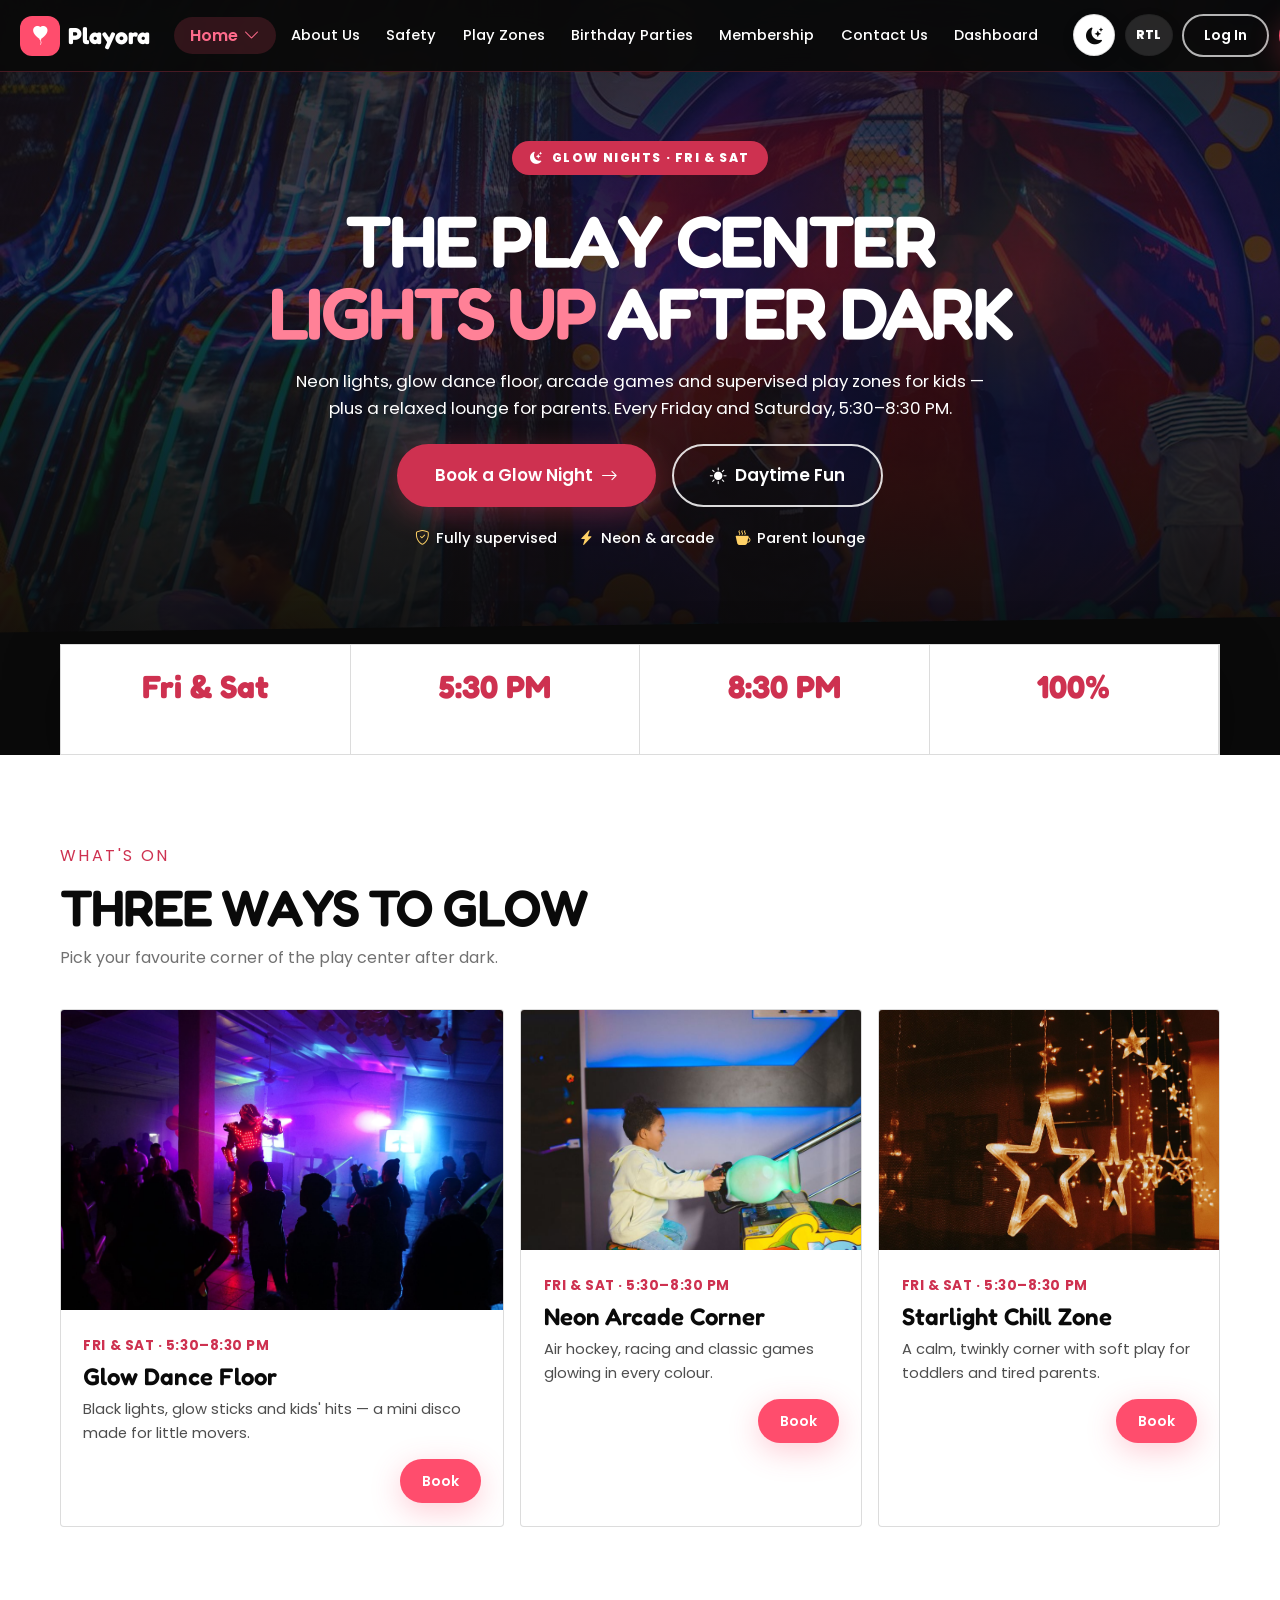
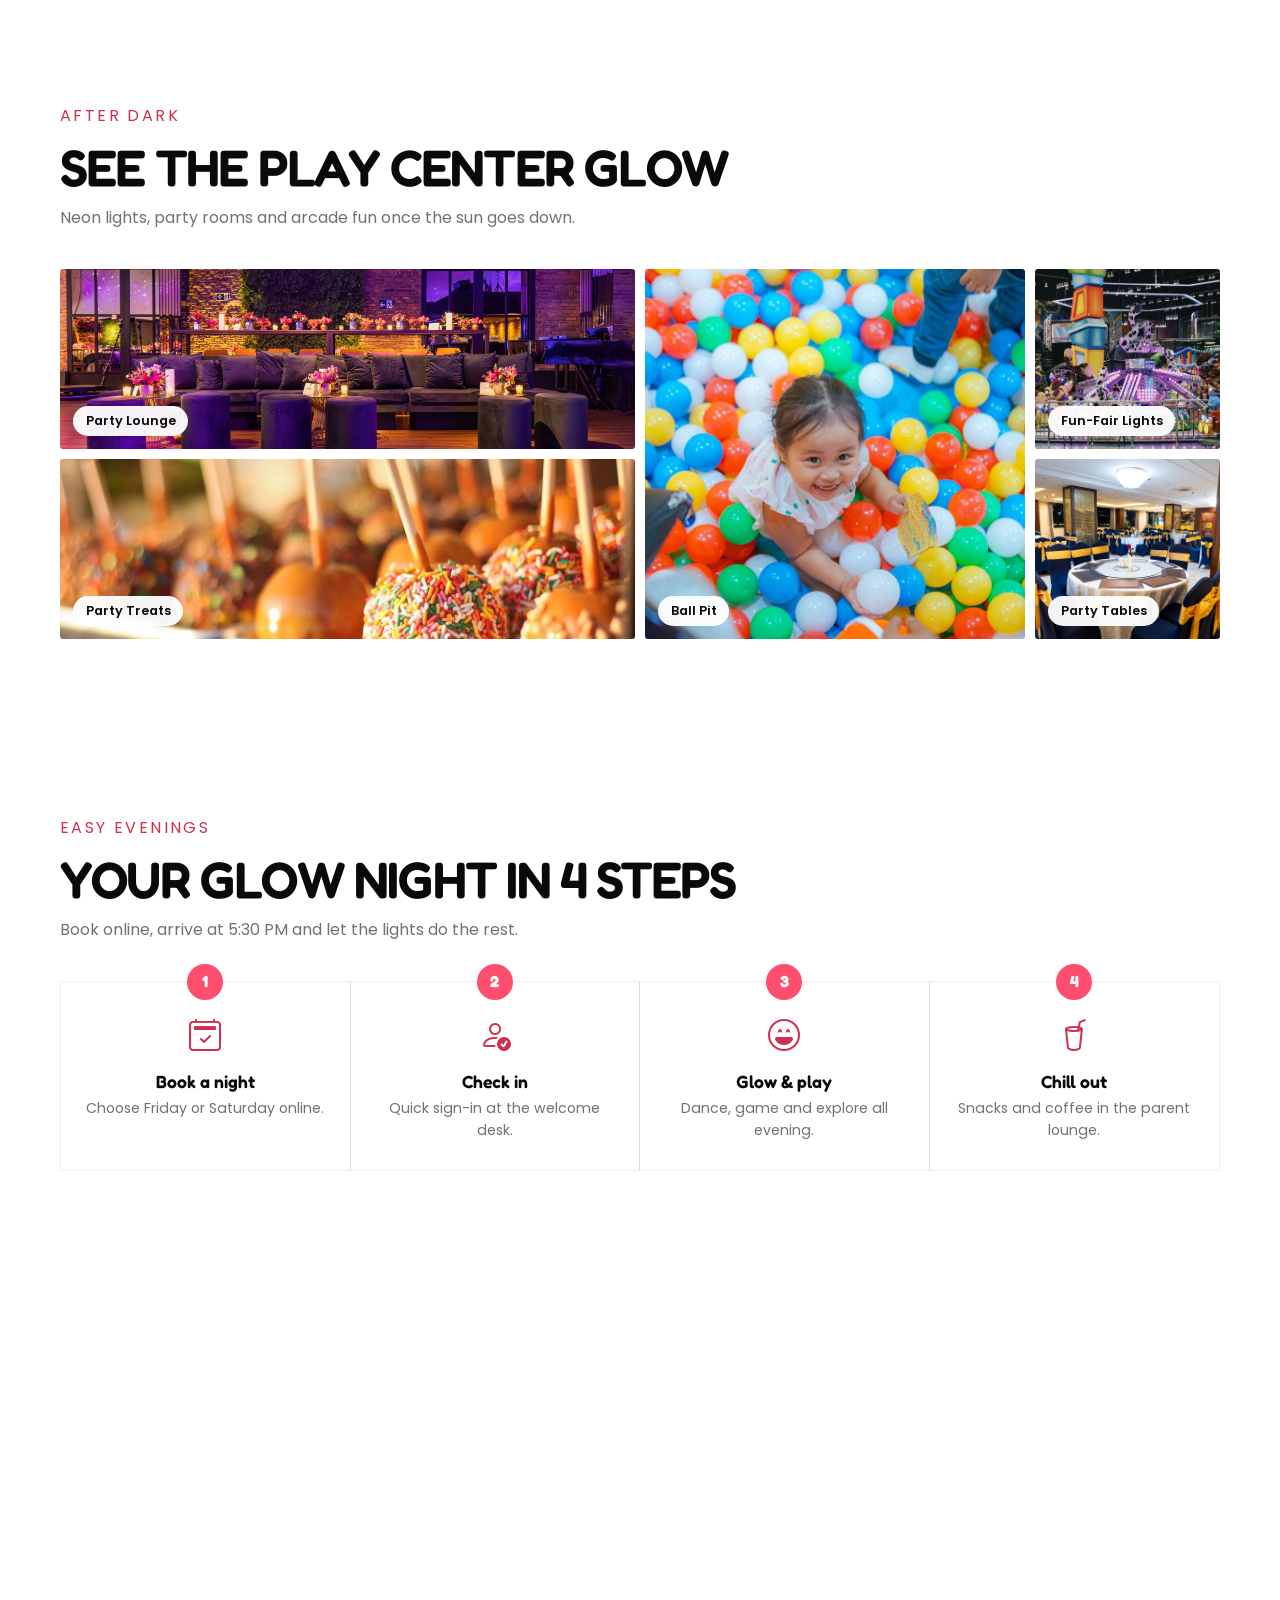
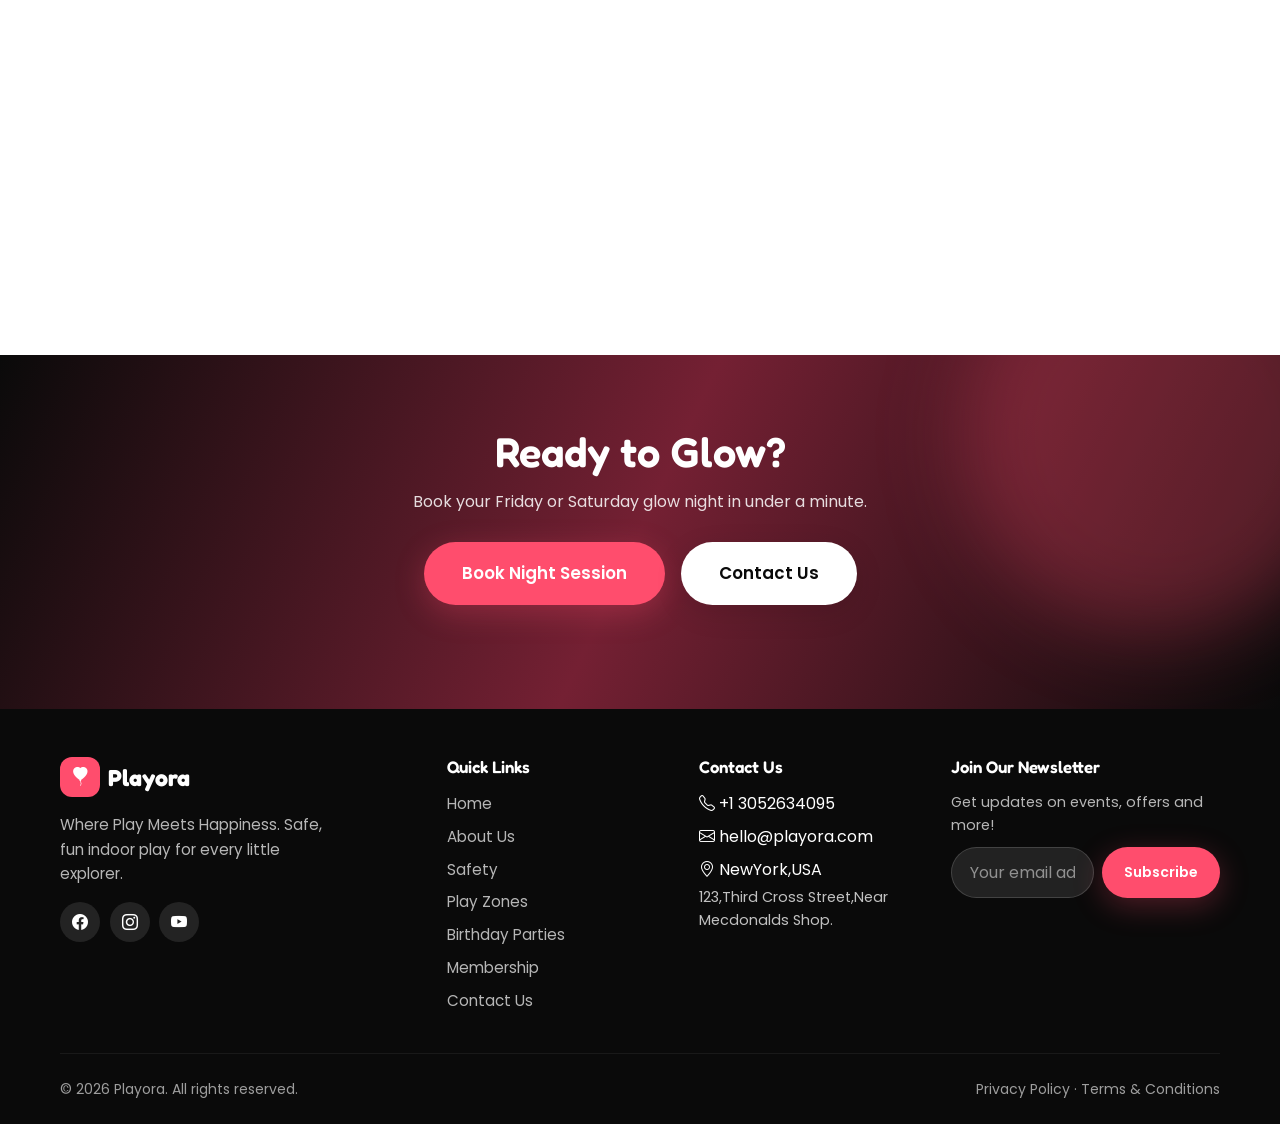
<file: index-night.html>
<!DOCTYPE html>
<html lang="en">
<head>
  <meta charset="UTF-8">
  <meta name="viewport" content="width=device-width, initial-scale=1.0">
  <title>Playora Night – Glow Nights at the Indoor Play Center for Kids</title>
  <link rel="icon" type="image/svg+xml" href="assets/favicon.svg">
  <link rel="icon" type="image/png" sizes="32x32" href="assets/favicon-32.png">
  <link rel="shortcut icon" href="favicon.ico">
  <link rel="apple-touch-icon" href="assets/apple-touch-icon.png">
  <meta name="description" content="Glow nights at Playora indoor play center: neon lights, arcade corner and supervised play every Friday and Saturday, 5:30–8:30 PM.">
  <link rel="preconnect" href="https://fonts.googleapis.com">
  <link rel="preconnect" href="https://fonts.gstatic.com" crossorigin>
  <link href="https://fonts.googleapis.com/css2?family=Fredoka:wght@400;500;600;700&family=Poppins:wght@400;500;600;700&display=swap" rel="stylesheet">
  <link rel="stylesheet" href="https://cdn.jsdelivr.net/npm/bootstrap-icons@1.11.3/font/bootstrap-icons.min.css">
  <link rel="stylesheet" href="assets/css/style.css">
  <link rel="stylesheet" href="assets/css/redesign.css">
  <style>
    body.night-home { background: var(--black); color: var(--white); }
    body.night-home .site-header { background: rgba(10,10,10,0.95); border-bottom-color: rgba(255,77,109,0.25); }
    body.night-home .logo, body.night-home .nav-link, body.night-home .home-switch-trigger { color: var(--white); }
    body.night-home .nav-link:hover, body.night-home .nav-link.active { color: var(--accent); background: var(--accent-soft); }
    body.night-home .home-switch-dropdown { background: var(--white) !important; }
    body.night-home .home-switch-dropdown .home-option { color: var(--black) !important; }
    body.night-home .menu-toggle { background: rgba(255,255,255,0.1); color: var(--white); }
    @media (max-width: 768px) {
      body.night-home .nav-menu .nav-link,
      body.night-home .nav-menu .home-switch-trigger { color: var(--black); }
    }
      </style>
  <script>try{if(localStorage.getItem('playora-dir')==='rtl')document.documentElement.setAttribute('dir','rtl');}catch(e){}</script>
</head>
<body class="night-home">
  <header class="site-header">
    <div class="header-inner">
      <a href="index.html" class="logo"><span class="logo-mark"><i class="bi bi-balloon-heart-fill"></i></span> Playora</a>
      <nav class="nav-menu">
        <div class="home-switch">
          <span class="home-switch-trigger active" aria-current="page">Home <i class="bi bi-chevron-down"></i></span>
          <div class="home-switch-dropdown">
            <a href="index.html" class="home-option"><span class="home-option-icon day"><i class="bi bi-sun-fill"></i></span> Home 1 – Main</a>
            <a href="index-night.html" class="home-option active" aria-current="page"><span class="home-option-icon night"><i class="bi bi-moon-stars-fill"></i></span> Home 2 – Night</a>
          </div>
        </div>
        <a href="about.html" class="nav-link">About Us</a>
        <a href="safety.html" class="nav-link">Safety</a>
        <a href="play-zones.html" class="nav-link">Play Zones</a>
        <a href="birthday-parties.html" class="nav-link">Birthday Parties</a>
        <a href="membership.html" class="nav-link">Membership</a>
        <a href="contact.html" class="nav-link">Contact Us</a>
        <a href="dashboard.html" class="nav-link">Dashboard</a>
        <a href="login.html" class="nav-link nav-auth-mobile">Log In</a>
        <a href="signup.html" class="nav-link nav-auth-mobile nav-auth-primary">Sign Up</a>
      </nav>
      <div class="header-actions">
        <button class="theme-toggle" type="button" aria-label="Switch to dark mode"><i class="bi bi-moon-stars-fill"></i></button>
        <button class="rtl-toggle" type="button" aria-label="Switch to right-to-left layout" aria-pressed="false" title="RTL / LTR">RTL</button>
        <a href="login.html" class="btn btn-outline btn-sm auth-btn">Log In</a>
        <a href="signup.html" class="btn btn-primary btn-sm auth-btn">Sign Up</a>
        <button class="menu-toggle"><i class="bi bi-list"></i></button>
      </div>
    </div>
  </header>

  <!-- HERO -->
  <section class="hx-hero nx-hero">
    <div class="hx-hero-bg"><img src="assets/images/safe.jpg" alt="Neon-lit arcade games and ticket station at the Playora play center after dark" fetchpriority="high"></div>
    <div class="container">
      <div class="observe-fade">
        <span class="hx-eyebrow"><i class="bi bi-moon-stars-fill"></i> Glow Nights · Fri &amp; Sat</span>
        <h1>The Play Center <span class="pop">Lights Up</span> After Dark</h1>
        <p class="lead">Neon lights, glow dance floor, arcade games and supervised play zones for kids — plus a relaxed lounge for parents. Every Friday and Saturday, 5:30–8:30 PM.</p>
        <div class="hero-btns">
          <a href="login.html" class="btn btn-primary btn-lg">Book a Glow Night <i class="bi bi-arrow-right"></i></a>
          <a href="index.html" class="btn btn-ghost btn-lg"><i class="bi bi-sun-fill"></i> Daytime Fun</a>
        </div>
        <div class="hx-trust">
          <span><i class="bi bi-shield-check"></i> Fully supervised</span>
          <span><i class="bi bi-lightning-charge-fill"></i> Neon &amp; arcade</span>
          <span><i class="bi bi-cup-hot-fill"></i> Parent lounge</span>
        </div>
      </div>
      <div class="hx-stack observe-fade delay-1">
        <div class="hx-photo p1"><img src="assets/images/hero-home.jpg" alt="Smiling girl holding glowing light sticks at a glow party"></div>
        <div class="hx-photo p2"><img src="assets/images/kid-9.jpg" alt="Two kids laughing over an air hockey table in the arcade"></div>
        <span class="hx-chip c1"><i class="bi bi-stars"></i> Glow party</span>
        <span class="hx-chip c2"><i class="bi bi-controller"></i> Arcade corner</span>
      </div>
    </div>
  </section>

  <!-- QUICK FACTS -->
  <section class="hx-stats">
    <div class="container">
      <div class="hx-stats-card observe-fade">
        <div class="hx-stat"><strong>Fri &amp; Sat</strong><span>Glow nights every week</span></div>
        <div class="hx-stat"><strong>5:30 PM</strong><span>Doors open</span></div>
        <div class="hx-stat"><strong>8:30 PM</strong><span>Last glow of the night</span></div>
        <div class="hx-stat"><strong>100%</strong><span>Supervised play</span></div>
      </div>
    </div>
  </section>

  <!-- WHAT'S ON -->
  <section class="hx-section">
    <div class="container">
      <div class="hx-head observe-fade">
        <span class="eyebrow">What's On</span>
        <h2 class="nx-glowtxt">Three Ways to Glow</h2>
        <p>Pick your favourite corner of the play center after dark.</p>
      </div>
      <div class="nx-sessions">
        <article class="nx-session observe-fade">
          <img src="assets/images/glow.jpg" alt="Glow dance floor with neon lights" loading="lazy">
          <div class="body"><span class="time">Fri &amp; Sat · 5:30–8:30 PM</span><h3>Glow Dance Floor</h3><p>Black lights, glow sticks and kids' hits — a mini disco made for little movers.</p><div class="meta"><span>Ages 4–12</span><a href="login.html" class="btn btn-primary btn-sm">Book</a></div></div>
        </article>
        <article class="nx-session observe-fade delay-1">
          <img src="assets/images/kid-7.jpg" alt="Child playing an arcade game under blue neon light" loading="lazy">
          <div class="body"><span class="time">Fri &amp; Sat · 5:30–8:30 PM</span><h3>Neon Arcade Corner</h3><p>Air hockey, racing and classic games glowing in every colour.</p><div class="meta"><span>All ages</span><a href="login.html" class="btn btn-primary btn-sm">Book</a></div></div>
        </article>
        <article class="nx-session observe-fade delay-2">
          <img src="assets/images/star.jpg" alt="Star-shaped lanterns glowing in a dark room" loading="lazy">
          <div class="body"><span class="time">Fri &amp; Sat · 5:30–8:30 PM</span><h3>Starlight Chill Zone</h3><p>A calm, twinkly corner with soft play for toddlers and tired parents.</p><div class="meta"><span>Ages 1–5</span><a href="login.html" class="btn btn-primary btn-sm">Book</a></div></div>
        </article>
      </div>
    </div>
  </section>

  <!-- NIGHT GALLERY -->
  <section class="hx-section tint">
    <div class="container">
      <div class="hx-head observe-fade">
        <span class="eyebrow">After Dark</span>
        <h2 class="nx-glowtxt">See the Play Center Glow</h2>
        <p>Neon lights, party rooms and arcade fun once the sun goes down.</p>
      </div>
      <div class="hx-mosaic observe-fade">
        <figure class="wide"><img src="assets/images/vip.jpg" alt="Purple-lit party lounge with sofas and glowing tables" loading="lazy"><figcaption>Party Lounge</figcaption></figure>
        <figure class="tall"><img src="assets/images/kid-6.jpg" alt="Toddler smiling in a colourful ball pit" loading="lazy"><figcaption>Ball Pit</figcaption></figure>
        <figure><img src="assets/images/adventure.jpg" alt="Brightly lit fun-fair style play structure" loading="lazy"><figcaption>Fun-Fair Lights</figcaption></figure>
        <figure class="wide"><img src="assets/images/kid-10.jpg" alt="Candy apples with sprinkles on a party treat stand" loading="lazy"><figcaption>Party Treats</figcaption></figure>
        <figure><img src="assets/images/choose.jpg" alt="Decorated party tables set for a celebration" loading="lazy"><figcaption>Party Tables</figcaption></figure>
      </div>
    </div>
  </section>

  <!-- HOW IT WORKS -->
  <section class="hx-section">
    <div class="container">
      <div class="hx-head observe-fade">
        <span class="eyebrow">Easy Evenings</span>
        <h2 class="nx-glowtxt">Your Glow Night in 4 Steps</h2>
        <p>Book online, arrive at 5:30 PM and let the lights do the rest.</p>
      </div>
      <div class="hx-steps">
        <div class="hx-step observe-fade"><i class="bi bi-calendar2-check"></i><h3>Book a night</h3><p>Choose Friday or Saturday online.</p></div>
        <div class="hx-step observe-fade delay-1"><i class="bi bi-person-check"></i><h3>Check in</h3><p>Quick sign-in at the welcome desk.</p></div>
        <div class="hx-step observe-fade delay-2"><i class="bi bi-emoji-laughing"></i><h3>Glow &amp; play</h3><p>Dance, game and explore all evening.</p></div>
        <div class="hx-step observe-fade delay-3"><i class="bi bi-cup-straw"></i><h3>Chill out</h3><p>Snacks and coffee in the parent lounge.</p></div>
      </div>
    </div>
  </section>

  <!-- NIGHT PARTIES + SAFETY -->
  <section class="hx-section tint">
    <div class="container hx-split">
      <div class="hx-collage observe-fade">
        <div class="hx-photo a"><img src="assets/images/corner.jpg" alt="Warmly lit party hall with themed decor and tables" loading="lazy"></div>
        <div class="hx-photo b"><img src="assets/images/joy.jpg" alt="Toddler celebrating birthday surrounded by balloons" loading="lazy"></div>
        <div class="badge-round"><b>Glow</b>party<br>rooms</div>
      </div>
      <div class="observe-fade delay-1">
        <span class="eyebrow">Night Celebrations</span>
        <h2 class="nx-glowtxt" style="margin-block:0.75rem;">Glow-in-the-Dark Birthday Parties</h2>
        <p style="color:rgba(255,255,255,0.8);">Book our black-light party room for a birthday they'll talk about for months. We supply the neon, the games and the host.</p>
        <div class="hx-feats">
          <div class="hx-feat"><i class="bi bi-balloon-heart"></i><div><h4>Black-light room</h4><p>Private neon-ready room for your group.</p></div></div>
          <div class="hx-feat"><i class="bi bi-people"></i><div><h4>Trained hosts</h4><p>Staff run games and keep everyone safe.</p></div></div>
          <div class="hx-feat"><i class="bi bi-shield-check"></i><div><h4>Safe after dark</h4><p>Bright exits, soft flooring, CCTV throughout.</p></div></div>
          <div class="hx-feat"><i class="bi bi-moon-stars"></i><div><h4>Night Owl pass</h4><p>Unlimited night sessions for regulars.</p></div></div>
        </div>
        <div class="hero-btns" style="margin-bottom:0;">
          <a href="birthday-parties.html" class="btn btn-primary">Plan a Party <i class="bi bi-arrow-right"></i></a>
          <a href="membership.html" class="btn btn-ghost" style="border-color:#fff;color:#fff;">Night Owl Membership</a>
        </div>
      </div>
    </div>
  </section>

  <!-- CTA -->
  <section class="cta-full">
    <div class="container observe-fade">
      <h2>Ready to Glow?</h2>
      <p>Book your Friday or Saturday glow night in under a minute.</p>
      <div class="hero-btns">
        <a href="login.html" class="btn btn-primary btn-lg">Book Night Session</a>
        <a href="contact.html" class="btn btn-white btn-lg">Contact Us</a>
      </div>
    </div>
  </section>

  <!-- 6. FOOTER -->
  <footer class="site-footer">
    <div class="container">
      <div class="footer-grid">
        <div class="footer-brand">
          <a href="index.html" class="logo" style="color:#fff;">
            <span class="logo-mark"><i class="bi bi-balloon-heart-fill"></i></span>
            Playora
          </a>
          <p>Where Play Meets Happiness. Safe, fun indoor play for every little explorer.</p>
          <div class="footer-social">
            <a href="#" class="social-btn" aria-label="Facebook"><i class="bi bi-facebook"></i></a>
            <a href="#" class="social-btn" aria-label="Instagram"><i class="bi bi-instagram"></i></a>
            <a href="#" class="social-btn" aria-label="YouTube"><i class="bi bi-youtube"></i></a>
          </div>
        </div>
        <div class="footer-col">
          <h4>Quick Links</h4>
          <ul class="footer-links">
            <li><a href="index.html">Home</a></li>
            <li><a href="about.html">About Us</a></li>
            <li><a href="safety.html">Safety</a></li>
            <li><a href="play-zones.html">Play Zones</a></li>
            <li><a href="birthday-parties.html">Birthday Parties</a></li>
            <li><a href="membership.html">Membership</a></li>
            <li><a href="contact.html">Contact Us</a></li>
          </ul>
        </div>
        <div class="footer-col">
          <h4>Contact Us</h4>
          <ul class="footer-links">
            <li><i class="bi bi-telephone"></i> +1 3052634095</li>
            <li><i class="bi bi-envelope"></i> hello@playora.com</li>
            <li><i class="bi bi-geo-alt"></i> NewYork,USA<p>123,Third Cross Street,Near Mecdonalds Shop.</p></li>
            
          </ul>
        </div>
        <div class="footer-col">
          <h4>Join Our Newsletter</h4>
          <p style="opacity:0.7; font-size:0.9rem; margin-bottom:0.5rem;">Get updates on events, offers and more!</p>
          <form class="newsletter-form" data-validate>
            <input type="email" required placeholder="Your email address">
            <button type="submit" class="btn btn-primary btn-sm">Subscribe</button>
          </form>
        </div>
      </div>
      <div class="footer-bottom">
        <span>© 2026 Playora. All rights reserved.</span>
        <span>Privacy Policy · Terms & Conditions</span>
      </div>
    </div>
  </footer>
  <script src="assets/js/main.js"></script>
</body>
</html>
</file>
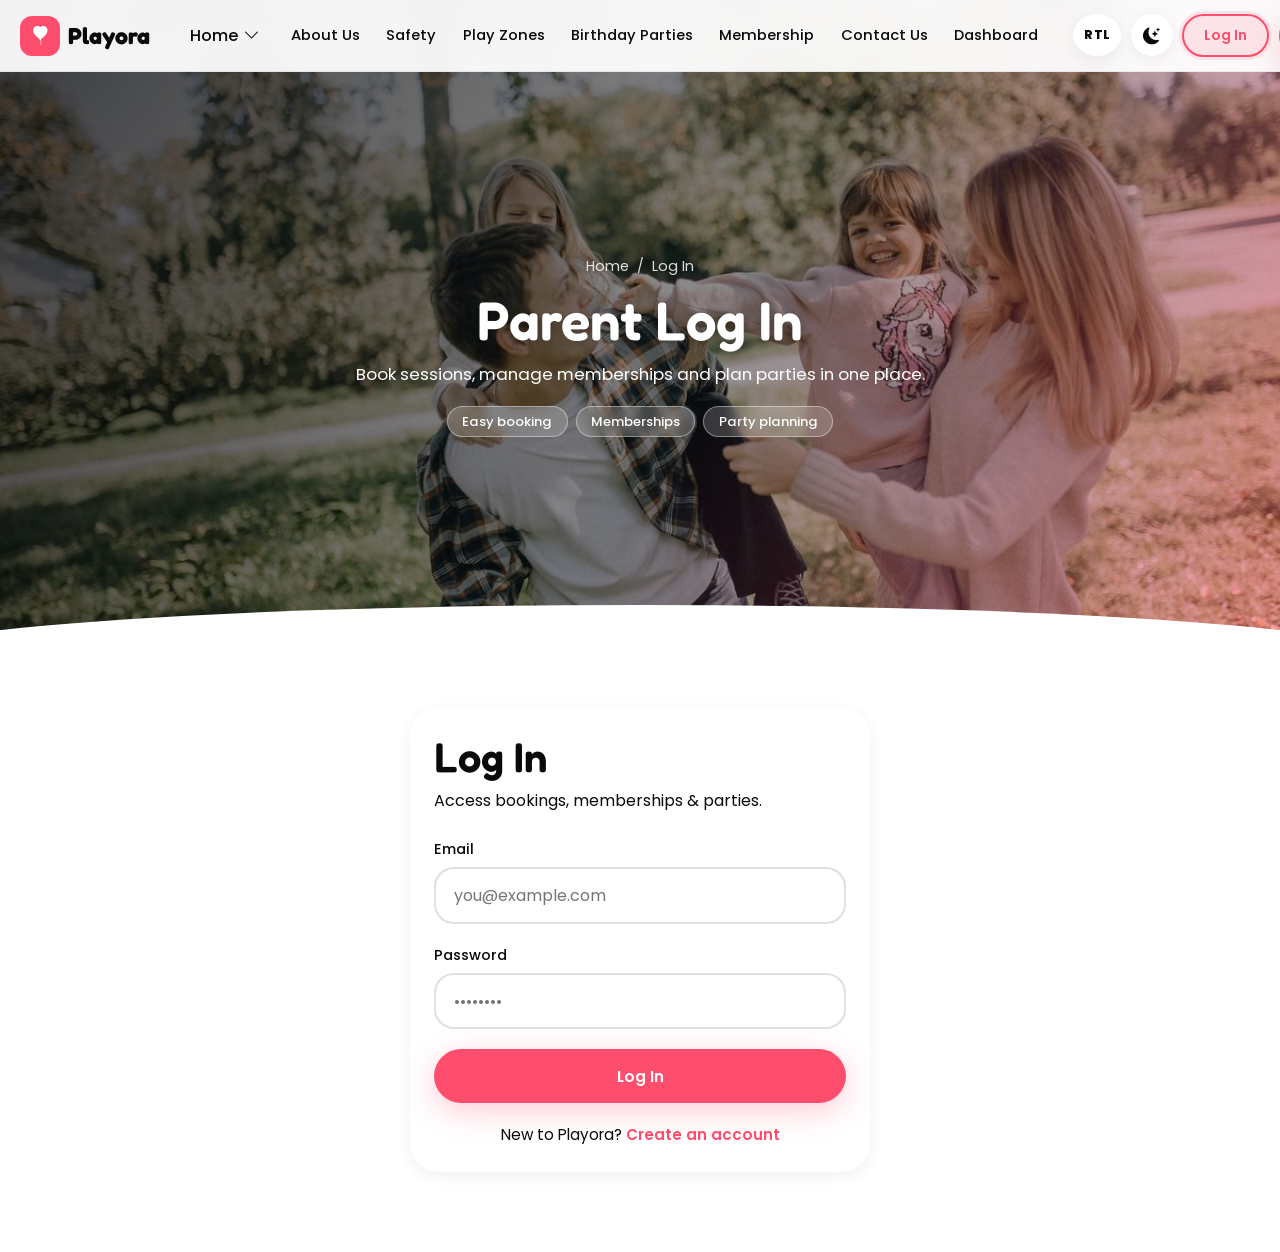
<file: login.html>
<!DOCTYPE html>
<html lang="en">
<head>
  <script>try{if(localStorage.getItem('playora-theme')==='dark')document.documentElement.setAttribute('data-theme','dark');}catch(e){}try{if(localStorage.getItem('playora-dir')==='rtl')document.documentElement.setAttribute('dir','rtl');}catch(e){}</script>
  <meta charset="UTF-8">
  <meta name="viewport" content="width=device-width, initial-scale=1.0">
  <title>Log In | Playora</title>
  <meta name="description" content="Log in to your Playora parent account to book play sessions, manage memberships and plan birthday parties.">
  <link rel="icon" type="image/svg+xml" href="assets/favicon.svg">
  <link rel="icon" type="image/png" sizes="32x32" href="assets/favicon-32.png">
  <link rel="shortcut icon" href="favicon.ico">
  <link rel="apple-touch-icon" href="assets/apple-touch-icon.png">
  <link rel="preconnect" href="https://fonts.googleapis.com">
  <link rel="preconnect" href="https://fonts.gstatic.com" crossorigin>
  <link href="https://fonts.googleapis.com/css2?family=Fredoka:wght@400;500;600;700&family=Poppins:wght@400;500;600;700&display=swap" rel="stylesheet">
  <link rel="stylesheet" href="https://cdn.jsdelivr.net/npm/bootstrap-icons@1.11.3/font/bootstrap-icons.min.css">
  <link rel="stylesheet" href="assets/css/style.css">
  <link rel="stylesheet" href="assets/css/redesign.css">
</head>
<body>
  <header class="site-header">
    <div class="header-inner">
      <a href="index.html" class="logo"><span class="logo-mark"><i class="bi bi-balloon-heart-fill"></i></span> Playora</a>
      <nav class="nav-menu">
        <div class="home-switch">
          <span class="home-switch-trigger">Home <i class="bi bi-chevron-down"></i></span>
          <div class="home-switch-dropdown">
            <a href="index.html" class="home-option"><span class="home-option-icon day"><i class="bi bi-sun-fill"></i></span> Home 1 – Main</a>
            <a href="index-night.html" class="home-option"><span class="home-option-icon night"><i class="bi bi-moon-stars-fill"></i></span> Home 2 – Night</a>
          </div>
        </div>
        <a href="about.html" class="nav-link">About Us</a>
        <a href="safety.html" class="nav-link">Safety</a>
        <a href="play-zones.html" class="nav-link">Play Zones</a>
        <a href="birthday-parties.html" class="nav-link">Birthday Parties</a>
        <a href="membership.html" class="nav-link">Membership</a>
        <a href="contact.html" class="nav-link">Contact Us</a>
        <a href="dashboard.html" class="nav-link">Dashboard</a>
        <a href="login.html" class="nav-link nav-auth-mobile active" aria-current="page">Log In</a>
        <a href="signup.html" class="nav-link nav-auth-mobile nav-auth-primary">Sign Up</a>
      </nav>
      <div class="header-actions">
        <button class="rtl-toggle" type="button" aria-label="Switch to right-to-left layout" aria-pressed="false" title="RTL / LTR">RTL</button>
        <button class="theme-toggle" aria-label="Switch to dark mode"><i class="bi bi-moon-stars-fill"></i></button>
        <a href="login.html" class="btn btn-outline btn-sm auth-btn active" aria-current="page">Log In</a>
        <a href="signup.html" class="btn btn-primary btn-sm auth-btn">Sign Up</a>
        <button class="menu-toggle"><i class="bi bi-list"></i></button>
      </div>
    </div>
  </header>
  <section class="page-hero" style="background-image:url('assets/images/happy.jpg');">
    <div class="container">
      <nav class="breadcrumb"><a href="index.html">Home</a> <span>/</span> <span>Log In</span></nav>
      <h1>Parent Log In</h1>
      <p>Book sessions, manage memberships and plan parties in one place.</p>
      <div class="ph-tags"><span>Easy booking</span><span>Memberships</span><span>Party planning</span></div>
    </div>
  </section>

  <section class="section" style="padding-top:3rem;">
    <div class="container" style="max-width:920px;">
      <div class="auth-wrap">
        <div class="card">
          <div class="card-body">
            <h2 style="margin-bottom:0.4rem;">Log In</h2>
            <p style="color:var(--dark-soft); margin-bottom:1.5rem;">Access bookings, memberships &amp; parties.</p>
            <form data-validate action="dashboard.html" method="get">
              <div class="form-group">
                <label class="form-label">Email</label>
                <input type="email" class="form-control" required placeholder="you@example.com">
                <div class="form-error">Enter a valid email</div>
              </div>
              <div class="form-group">
                <label class="form-label">Password</label>
                <input type="password" class="form-control" required placeholder="••••••••">
                <div class="form-error">Password required</div>
              </div>
              <button type="submit" class="btn btn-primary w-full">Log In</button>
            </form>
            <p class="auth-switch">New to Playora? <a href="signup.html">Create an account</a></p>
          </div>
        </div>
      </div>
    </div>
  </section>
  <script src="assets/js/main.js"></script>
</body>
</html>
</file>
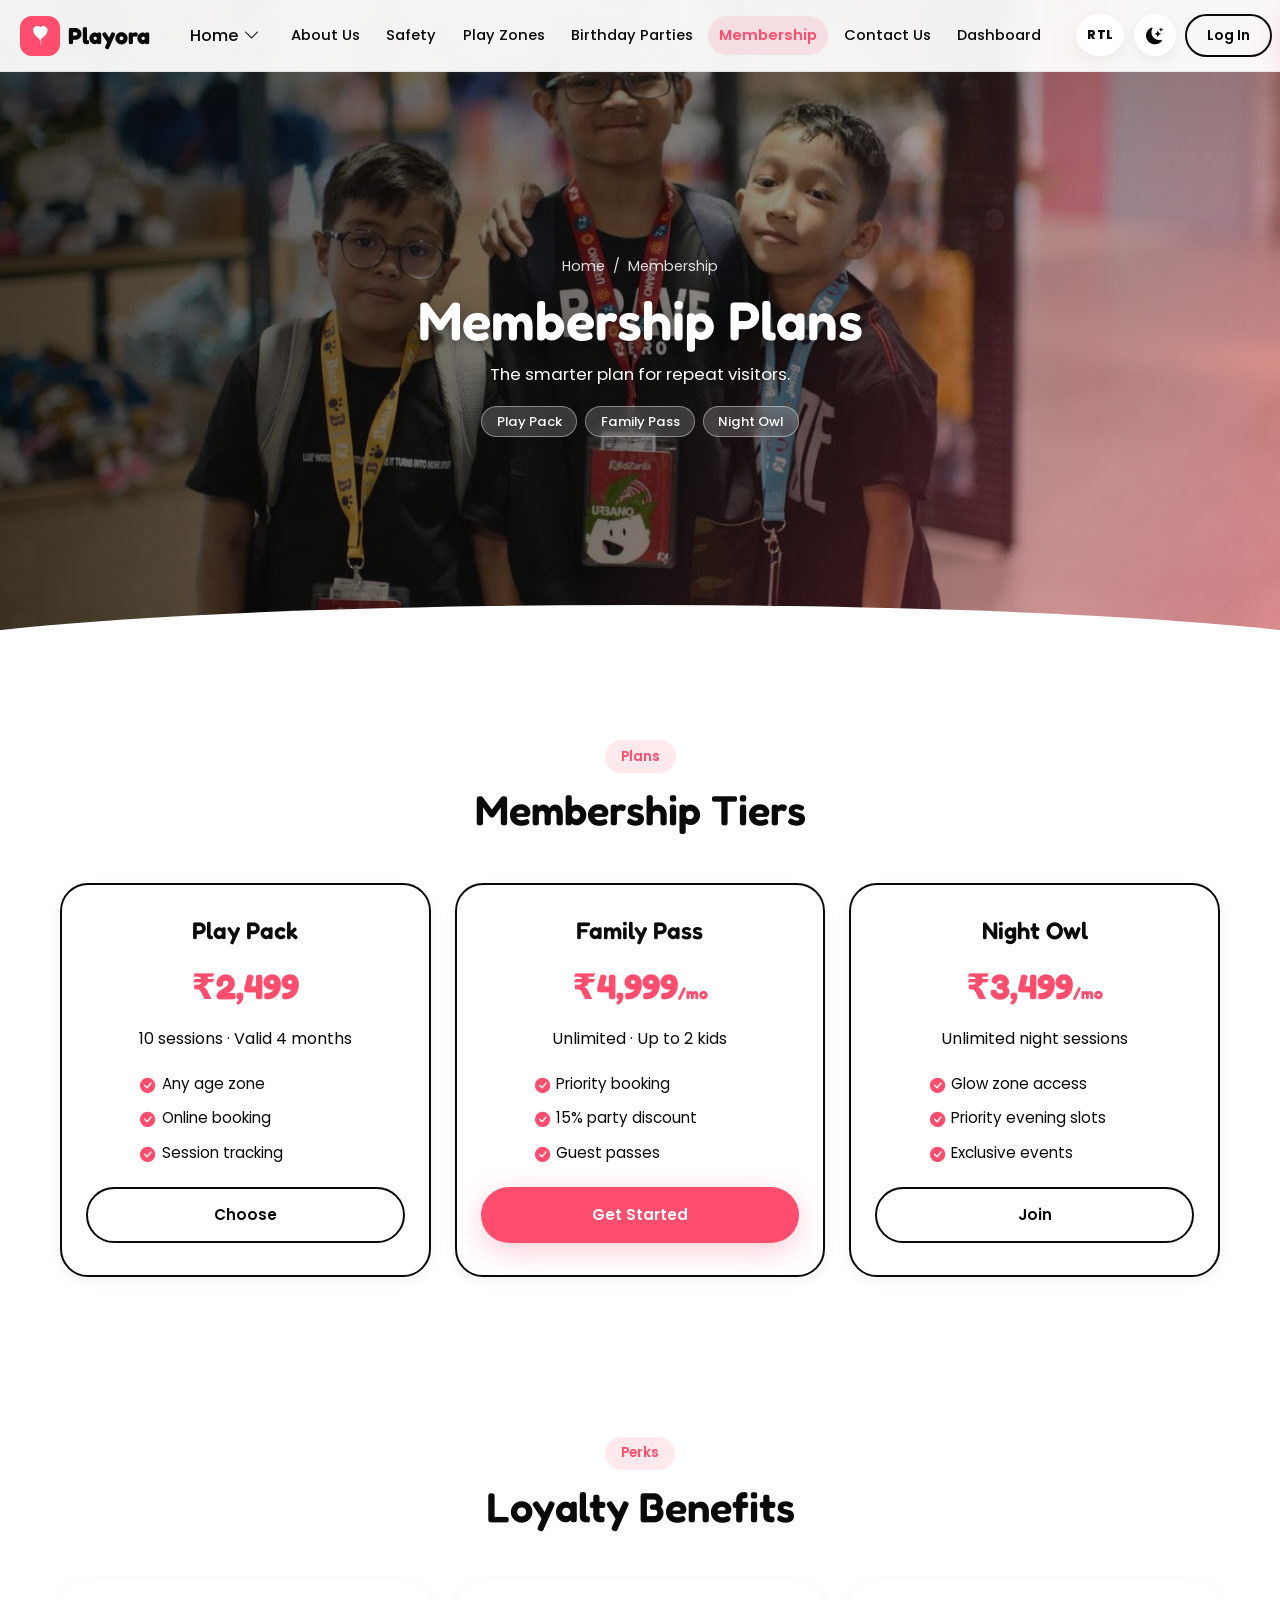
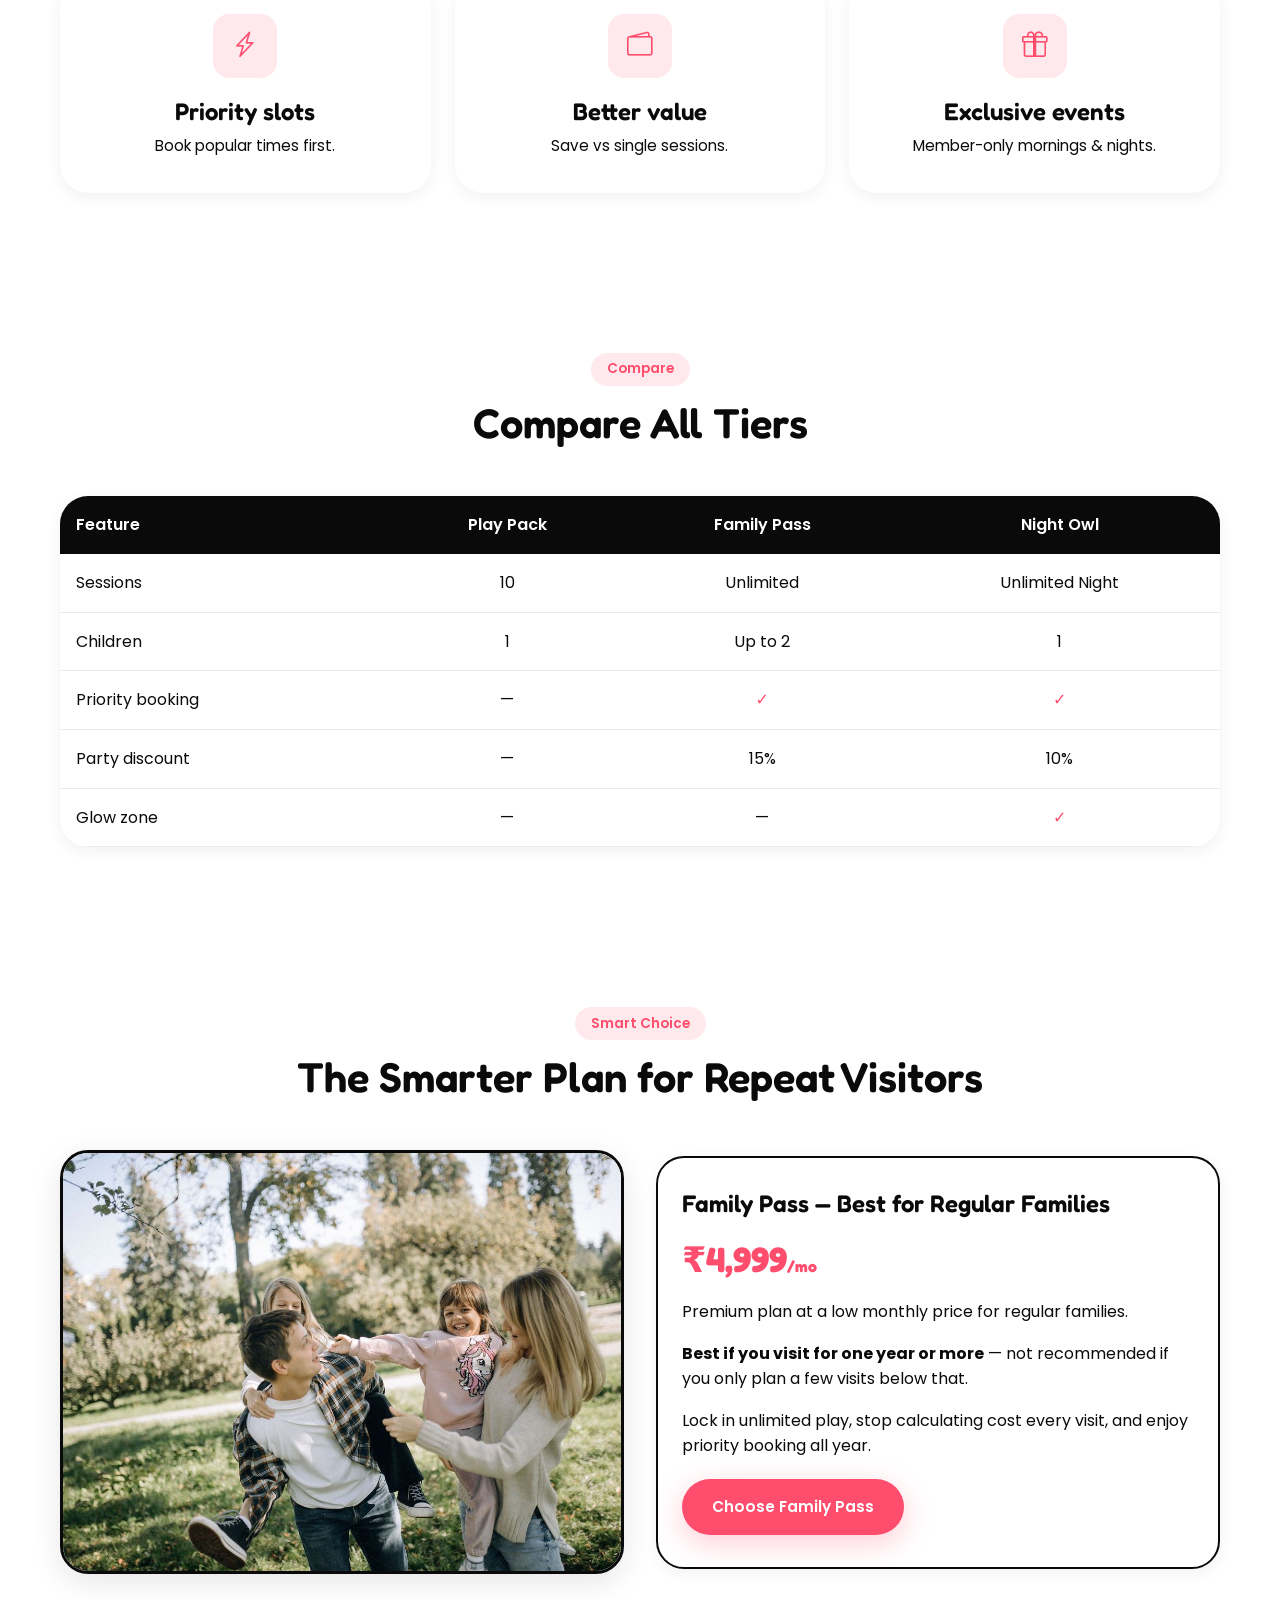
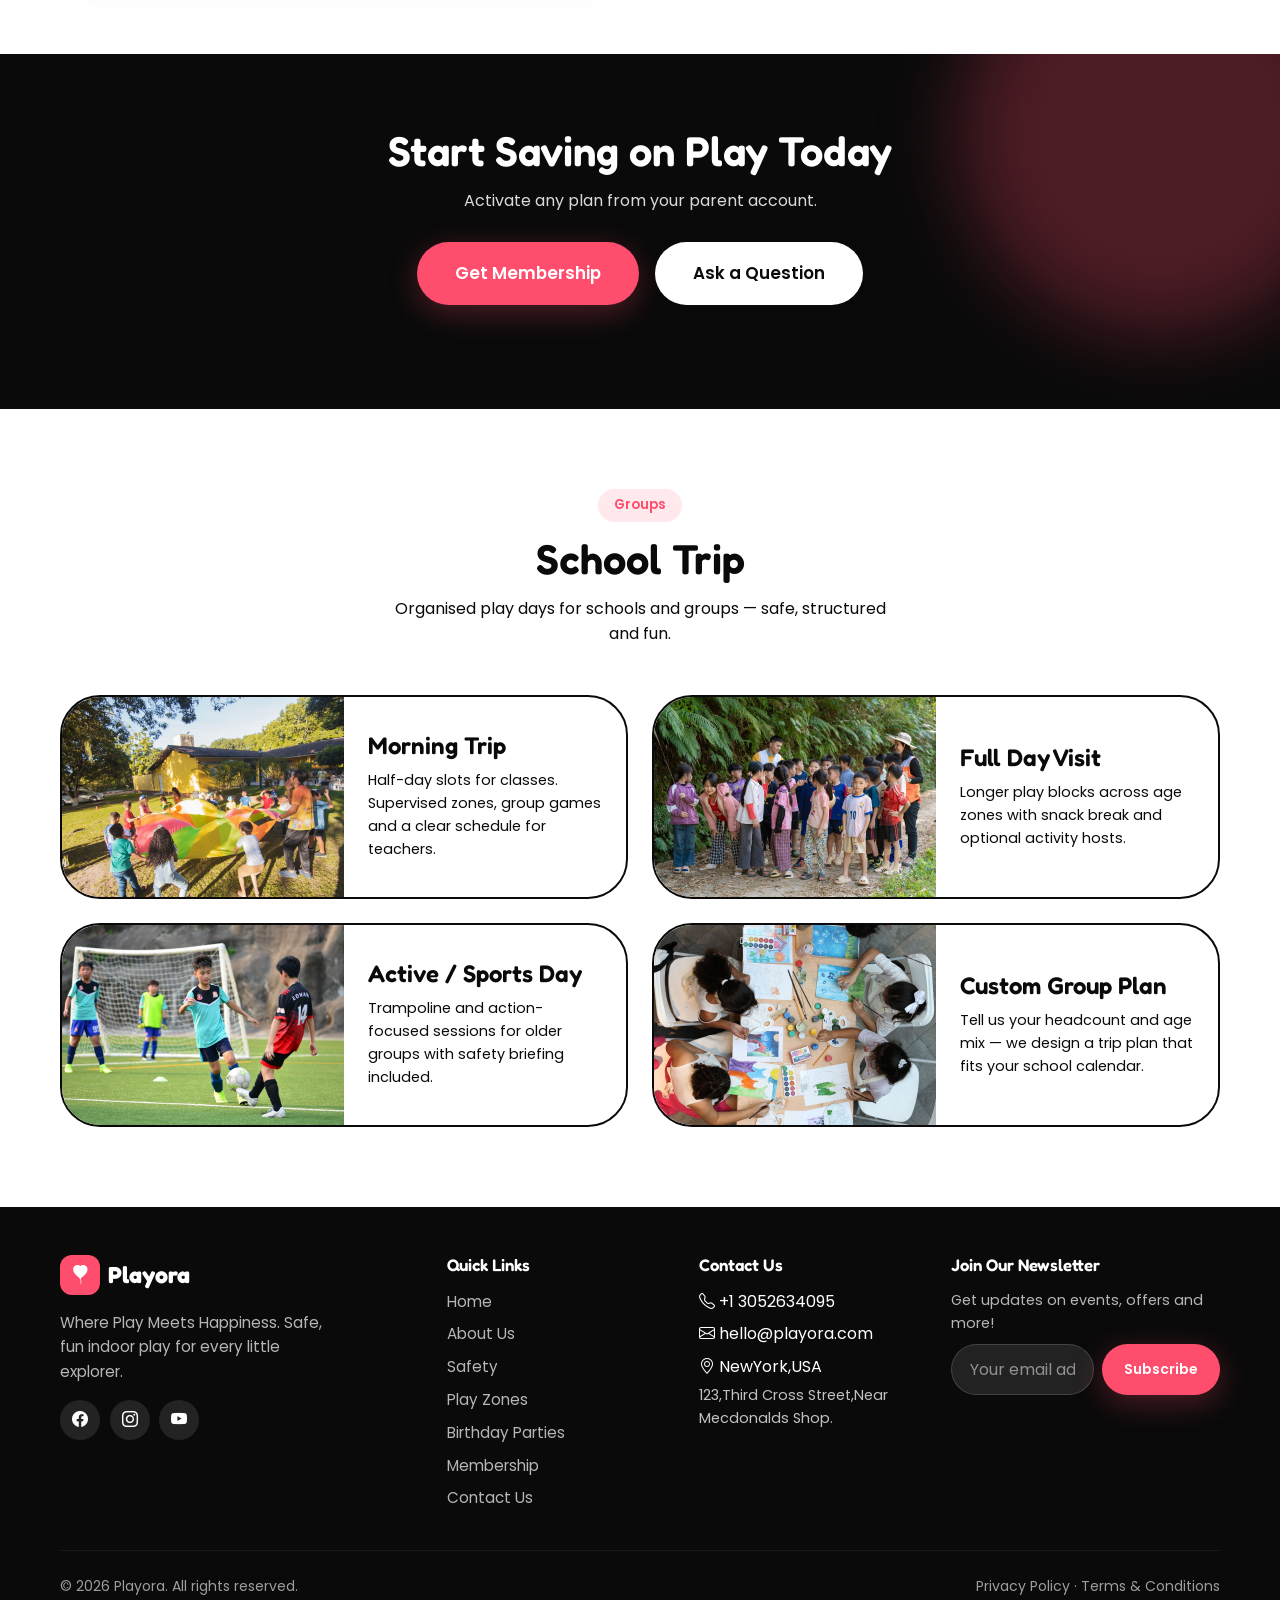
<file: membership.html>
<!DOCTYPE html>
<html lang="en">
<head>
  <script>try{if(localStorage.getItem('playora-theme')==='dark')document.documentElement.setAttribute('data-theme','dark');}catch(e){}try{if(localStorage.getItem('playora-dir')==='rtl')document.documentElement.setAttribute('dir','rtl');}catch(e){}</script>
  <meta charset="UTF-8">
  <meta name="viewport" content="width=device-width, initial-scale=1.0">
  <title>Membership | Playora</title>
  <meta name="description" content="Compare Playora membership plans for repeat visitors: session packs, family passes and night passes for our indoor kids' play center.">
  <link rel="icon" type="image/svg+xml" href="assets/favicon.svg">
  <link rel="icon" type="image/png" sizes="32x32" href="assets/favicon-32.png">
  <link rel="shortcut icon" href="favicon.ico">
  <link rel="apple-touch-icon" href="assets/apple-touch-icon.png">
  <link rel="preconnect" href="https://fonts.googleapis.com">
  <link rel="preconnect" href="https://fonts.gstatic.com" crossorigin>
  <link href="https://fonts.googleapis.com/css2?family=Fredoka:wght@400;500;600;700&family=Poppins:wght@400;500;600;700&display=swap" rel="stylesheet">
  <link rel="stylesheet" href="https://cdn.jsdelivr.net/npm/bootstrap-icons@1.11.3/font/bootstrap-icons.min.css">
  <link rel="stylesheet" href="assets/css/style.css">
  <link rel="stylesheet" href="assets/css/redesign.css">
</head>
<body>
  <header class="site-header">
    <div class="header-inner">
      <a href="index.html" class="logo"><span class="logo-mark"><i class="bi bi-balloon-heart-fill"></i></span> Playora</a>
      <nav class="nav-menu">
        <div class="home-switch">
          <span class="home-switch-trigger">Home <i class="bi bi-chevron-down"></i></span>
          <div class="home-switch-dropdown">
            <a href="index.html" class="home-option"><span class="home-option-icon day"><i class="bi bi-sun-fill"></i></span> Home 1 – Main</a>
            <a href="index-night.html" class="home-option"><span class="home-option-icon night"><i class="bi bi-moon-stars-fill"></i></span> Home 2 – Night</a>
          </div>
        </div>
        <a href="about.html" class="nav-link">About Us</a>
        <a href="safety.html" class="nav-link">Safety</a>
        <a href="play-zones.html" class="nav-link">Play Zones</a>
        <a href="birthday-parties.html" class="nav-link">Birthday Parties</a>
        <a href="membership.html" class="nav-link active" aria-current="page">Membership</a>
        <a href="contact.html" class="nav-link">Contact Us</a>
        <a href="dashboard.html" class="nav-link">Dashboard</a>
        <a href="login.html" class="nav-link nav-auth-mobile">Log In</a>
        <a href="signup.html" class="nav-link nav-auth-mobile nav-auth-primary">Sign Up</a>
      </nav>
      <div class="header-actions">
        <button class="rtl-toggle" type="button" aria-label="Switch to right-to-left layout" aria-pressed="false" title="RTL / LTR">RTL</button>
        <button class="theme-toggle" aria-label="Switch to dark mode"><i class="bi bi-moon-stars-fill"></i></button>
        <a href="login.html" class="btn btn-outline btn-sm auth-btn">Log In</a>
        <a href="signup.html" class="btn btn-primary btn-sm auth-btn">Sign Up</a>
        <button class="menu-toggle"><i class="bi bi-list"></i></button>
      </div>
    </div>
  </header>

  <section class="page-hero" style="background-image:url('assets/images/junior.jpg');">
    <div class="container">
      <nav class="breadcrumb"><a href="index.html">Home</a> <span>/</span> <span>Membership</span></nav>
      <h1>Membership Plans</h1>
      <p>The smarter plan for repeat visitors.</p>
      <div class="ph-tags"><span>Play Pack</span><span>Family Pass</span><span>Night Owl</span></div>
    </div>
  </section>

  <!-- Plans – same color all 3 -->
  <section class="section">
    <div class="container">
      <div class="section-head observe-fade"><span class="eyebrow">Plans</span><h2>Membership Tiers</h2></div>
      <div style="display:grid;grid-template-columns:repeat(3,1fr);gap:1.5rem;">
        <div class="tier-card observe-fade">
          <h3>Play Pack</h3>
          <div class="price">₹2,499</div>
          <p>10 sessions · Valid 4 months</p>
          <ul>
            <li><i class="bi bi-check-circle-fill"></i> Any age zone</li>
            <li><i class="bi bi-check-circle-fill"></i> Online booking</li>
            <li><i class="bi bi-check-circle-fill"></i> Session tracking</li>
          </ul>
          <a href="login.html" class="btn btn-outline w-full">Choose</a>
        </div>
        <div class="tier-card observe-fade delay-1">
          <h3>Family Pass</h3>
          <div class="price">₹4,999<span style="font-size:1rem;">/mo</span></div>
          <p>Unlimited · Up to 2 kids</p>
          <ul>
            <li><i class="bi bi-check-circle-fill"></i> Priority booking</li>
            <li><i class="bi bi-check-circle-fill"></i> 15% party discount</li>
            <li><i class="bi bi-check-circle-fill"></i> Guest passes</li>
          </ul>
          <a href="login.html" class="btn btn-primary w-full">Get Started</a>
        </div>
        <div class="tier-card observe-fade delay-2">
          <h3>Night Owl</h3>
          <div class="price">₹3,499<span style="font-size:1rem;">/mo</span></div>
          <p>Unlimited night sessions</p>
          <ul>
            <li><i class="bi bi-check-circle-fill"></i> Glow zone access</li>
            <li><i class="bi bi-check-circle-fill"></i> Priority evening slots</li>
            <li><i class="bi bi-check-circle-fill"></i> Exclusive events</li>
          </ul>
          <a href="login.html" class="btn btn-outline w-full">Join</a>
        </div>
      </div>
    </div>
  </section>

  <!-- Loyalty -->
  <section class="section" style="background:var(--white);">
    <div class="container">
      <div class="section-head observe-fade"><span class="eyebrow">Perks</span><h2>Loyalty Benefits</h2></div>
      <div class="feature-grid">
        <div class="feature-item observe-fade"><div class="icon"><i class="bi bi-lightning-charge"></i></div><h3>Priority slots</h3><p>Book popular times first.</p></div>
        <div class="feature-item observe-fade delay-1"><div class="icon"><i class="bi bi-wallet2"></i></div><h3>Better value</h3><p>Save vs single sessions.</p></div>
        <div class="feature-item observe-fade delay-2"><div class="icon"><i class="bi bi-gift"></i></div><h3>Exclusive events</h3><p>Member-only mornings &amp; nights.</p></div>
      </div>
    </div>
  </section>

  <!-- Compare -->
  <section class="section">
    <div class="container">
      <div class="section-head observe-fade"><span class="eyebrow">Compare</span><h2>Compare All Tiers</h2></div>
      <div class="card observe-fade" style="overflow-x:auto;">
        <table class="compare-table">
          <thead><tr><th>Feature</th><th>Play Pack</th><th>Family Pass</th><th>Night Owl</th></tr></thead>
          <tbody>
            <tr><td>Sessions</td><td>10</td><td>Unlimited</td><td>Unlimited Night</td></tr>
            <tr><td>Children</td><td>1</td><td>Up to 2</td><td>1</td></tr>
            <tr><td>Priority booking</td><td>—</td><td class="check">✓</td><td class="check">✓</td></tr>
            <tr><td>Party discount</td><td>—</td><td>15%</td><td>10%</td></tr>
            <tr><td>Glow zone</td><td>—</td><td>—</td><td class="check">✓</td></tr>
          </tbody>
        </table>
      </div>
    </div>
  </section>

  <!-- Smart Choice with image + premium note -->
  <section class="section" style="background:var(--white);">
    <div class="container">
      <div class="section-head observe-fade"><span class="eyebrow">Smart Choice</span><h2>The Smarter Plan for Repeat Visitors</h2></div>
      <div class="smart-grid observe-fade">
        <div class="smart-img">
          <!-- Replace this image: put your file in assets/images/ and change src -->
          <img src="assets/images/happy.jpg" alt="Happy family at Playora">
        </div>
        <div>
          <div class="tier-card" style="text-align:left;">
            <h3>Family Pass — Best for Regular Families</h3>
            <div class="price" style="text-align:left;">₹4,999<span style="font-size:1rem;">/mo</span></div>
            <p style="margin-bottom:1rem;">Premium plan at a low monthly price for regular families.</p>
            <p style="margin-bottom:1rem;"><strong>Best if you visit for one year or more</strong> — not recommended if you only plan a few visits below that.</p>
            <p style="margin-bottom:1.25rem;">Lock in unlimited play, stop calculating cost every visit, and enjoy priority booking all year.</p>
            <a href="login.html" class="btn btn-primary">Choose Family Pass</a>
          </div>
        </div>
      </div>
    </div>
  </section>

  <section class="cta-full">
    <div class="container observe-fade">
      <h2>Start Saving on Play Today</h2>
      <p>Activate any plan from your parent account.</p>
      <div class="hero-btns">
        <a href="login.html" class="btn btn-primary btn-lg">Get Membership</a>
        <a href="contact.html" class="btn btn-white btn-lg">Ask a Question</a>
      </div>
    </div>
  </section>
  
  <!-- School Trip -->
  <section class="section">
    <div class="container">
      <div class="section-head observe-fade">
        <span class="eyebrow">Groups</span>
        <h2>School Trip</h2>
        <p>Organised play days for schools and groups — safe, structured and fun.</p>
      </div>
      <div class="trip-grid">
        <div class="trip-box observe-fade">
          <img src="assets/images/morning.jpg" alt="Morning trip">
          <div class="trip-box-body">
            <h3>Morning Trip</h3>
            <p>Half-day slots for classes. Supervised zones, group games and a clear schedule for teachers.</p>
          </div>
        </div>
        <div class="trip-box observe-fade delay-1">
          <img src="assets/images/full.jpg" alt="Full day">
          <div class="trip-box-body">
            <h3>Full Day Visit</h3>
            <p>Longer play blocks across age zones with snack break and optional activity hosts.</p>
          </div>
        </div>
        <div class="trip-box observe-fade">
          <img src="assets/images/sports.jpg" alt="Sports day">
          <div class="trip-box-body">
            <h3>Active / Sports Day</h3>
            <p>Trampoline and action-focused sessions for older groups with safety briefing included.</p>
          </div>
        </div>
        <div class="trip-box observe-fade delay-1">
          <img src="assets/images/custom.jpg" alt="Custom trip">
          <div class="trip-box-body">
            <h3>Custom Group Plan</h3>
            <p>Tell us your headcount and age mix — we design a trip plan that fits your school calendar.</p>
          </div>
        </div>
      </div>
    </div>
  </section>

  
   <!-- 6. FOOTER -->
  <footer class="site-footer">
    <div class="container">
      <div class="footer-grid">
        <div class="footer-brand">
          <a href="index.html" class="logo" style="color:#fff;">
            <span class="logo-mark"><i class="bi bi-balloon-heart-fill"></i></span>
            Playora
          </a>
          <p>Where Play Meets Happiness. Safe, fun indoor play for every little explorer.</p>
          <div class="footer-social">
            <a href="#" class="social-btn" aria-label="Facebook"><i class="bi bi-facebook"></i></a>
            <a href="#" class="social-btn" aria-label="Instagram"><i class="bi bi-instagram"></i></a>
            <a href="#" class="social-btn" aria-label="YouTube"><i class="bi bi-youtube"></i></a>
          </div>
        </div>
        <div class="footer-col">
          <h4>Quick Links</h4>
          <ul class="footer-links">
            <li><a href="index.html">Home</a></li>
            <li><a href="about.html">About Us</a></li>
            <li><a href="safety.html">Safety</a></li>
            <li><a href="play-zones.html">Play Zones</a></li>
            <li><a href="birthday-parties.html">Birthday Parties</a></li>
            <li><a href="membership.html">Membership</a></li>
            <li><a href="contact.html">Contact Us</a></li>
          </ul>
        </div>
        <div class="footer-col">
          <h4>Contact Us</h4>
          <ul class="footer-links">
            <li><i class="bi bi-telephone"></i> +1 3052634095</li>
            <li><i class="bi bi-envelope"></i> hello@playora.com</li>
            <li><i class="bi bi-geo-alt"></i> NewYork,USA<p>123,Third Cross Street,Near Mecdonalds Shop.</p></li>
            
          </ul>
        </div>
        <div class="footer-col">
          <h4>Join Our Newsletter</h4>
          <p style="opacity:0.7; font-size:0.9rem; margin-bottom:0.5rem;">Get updates on events, offers and more!</p>
          <form class="newsletter-form" data-validate>
            <input type="email" required placeholder="Your email address">
            <button type="submit" class="btn btn-primary btn-sm">Subscribe</button>
          </form>
        </div>
      </div>
      <div class="footer-bottom">
        <span>© 2026 Playora. All rights reserved.</span>
        <span>Privacy Policy · Terms & Conditions</span>
      </div>
    </div>
  </footer>
  <script src="assets/js/main.js"></script>
</body>
</html>
</file>
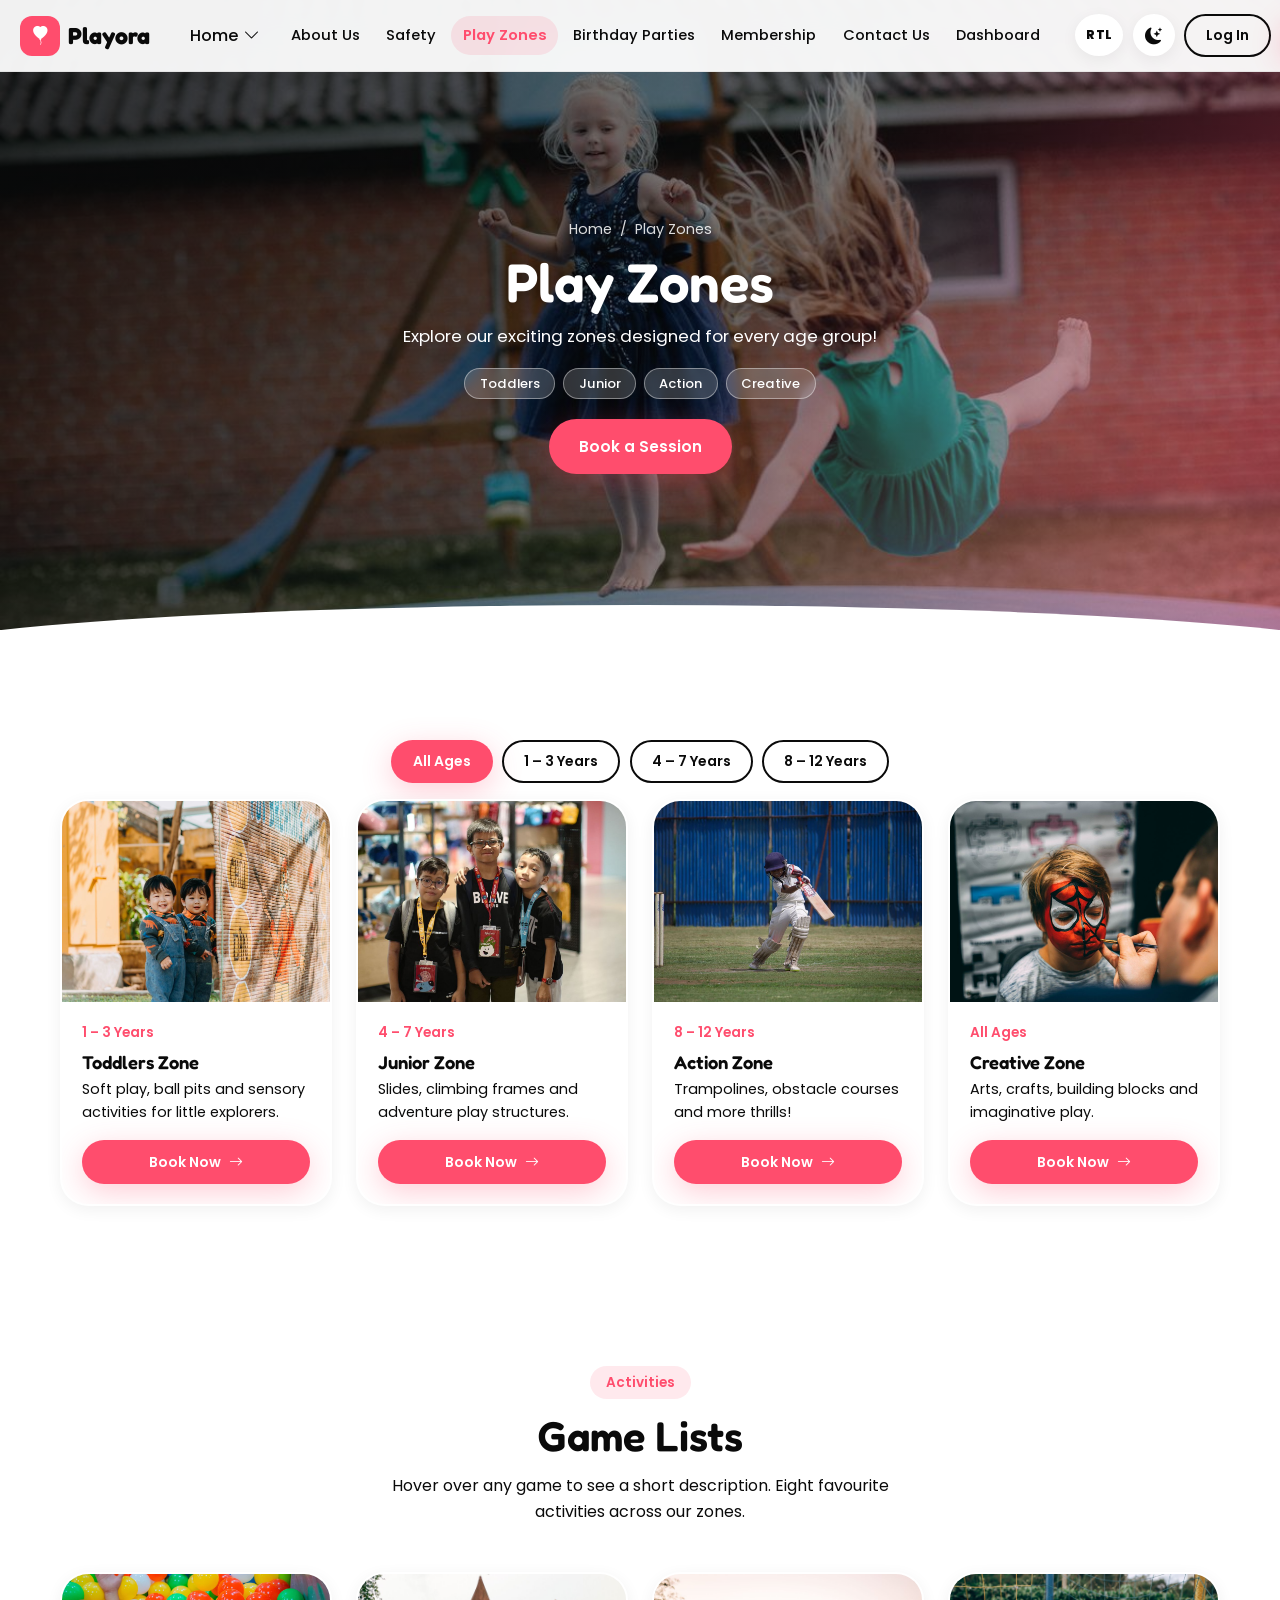
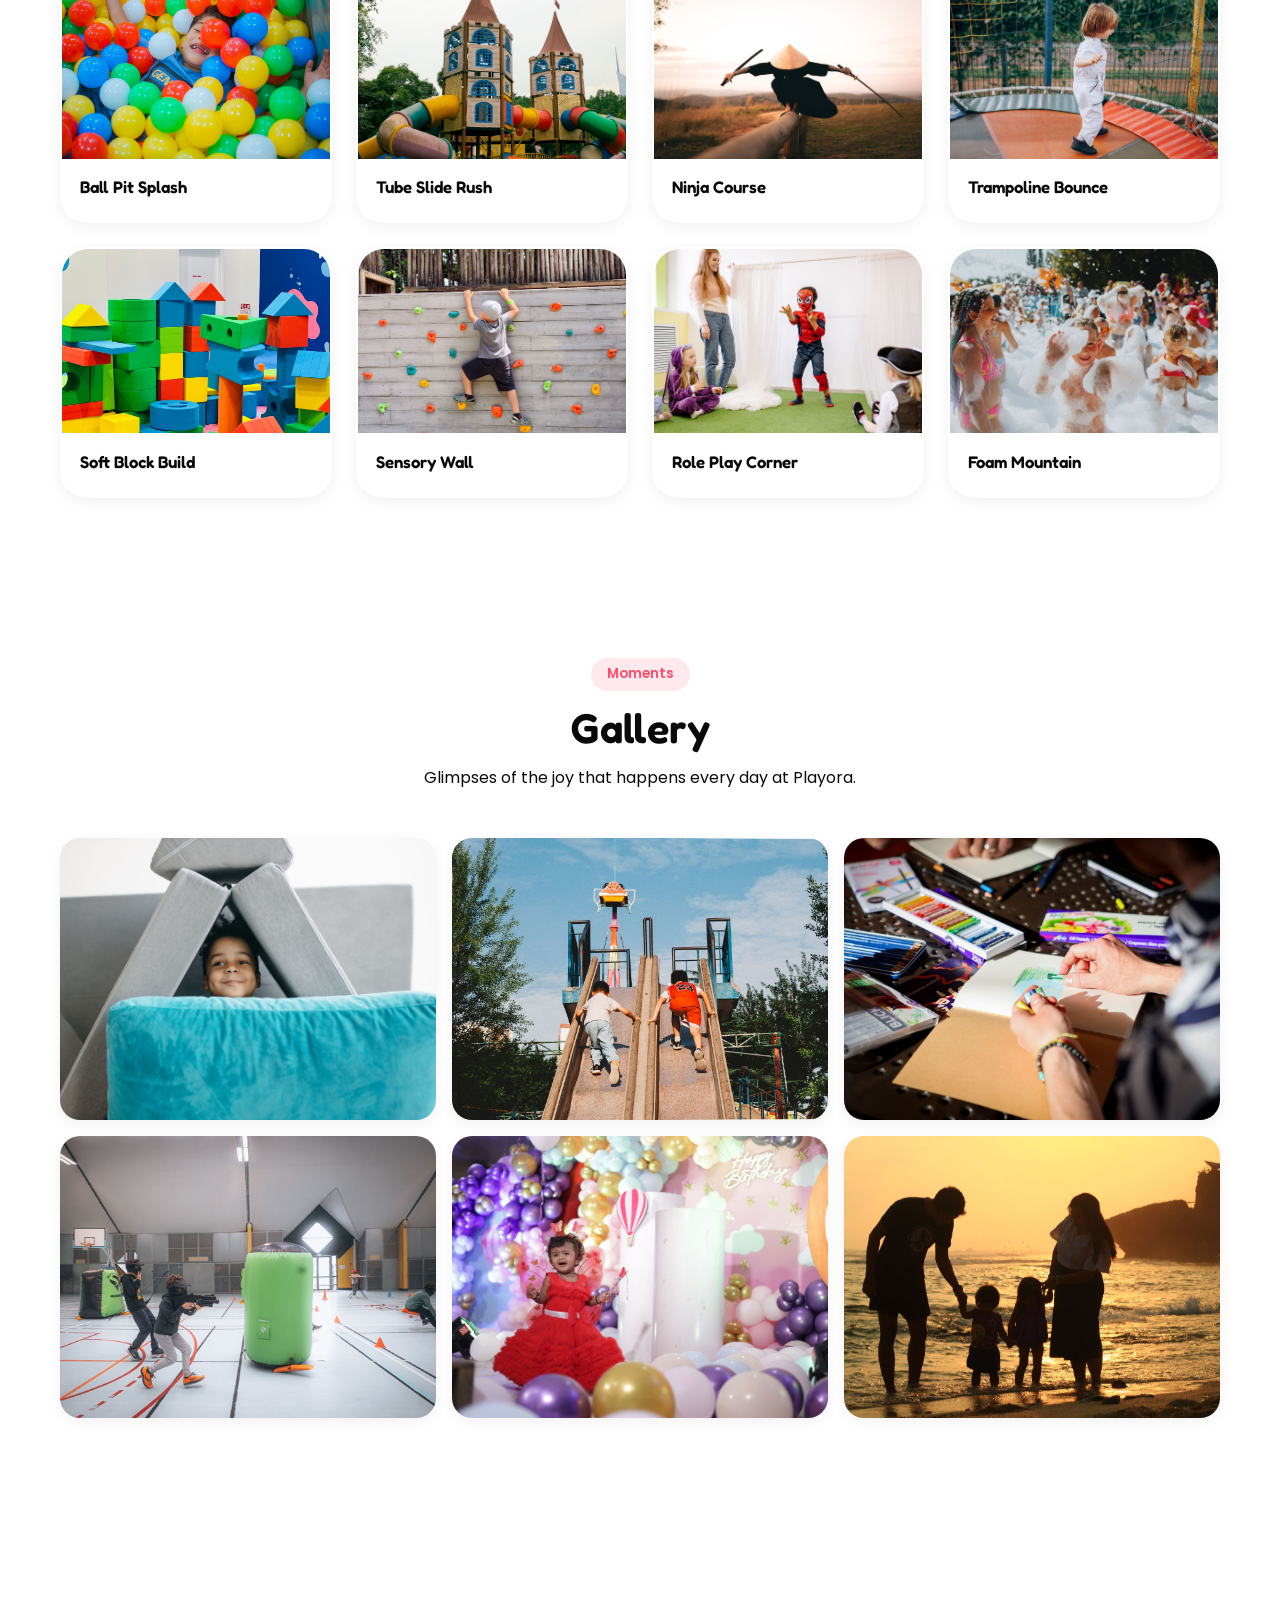
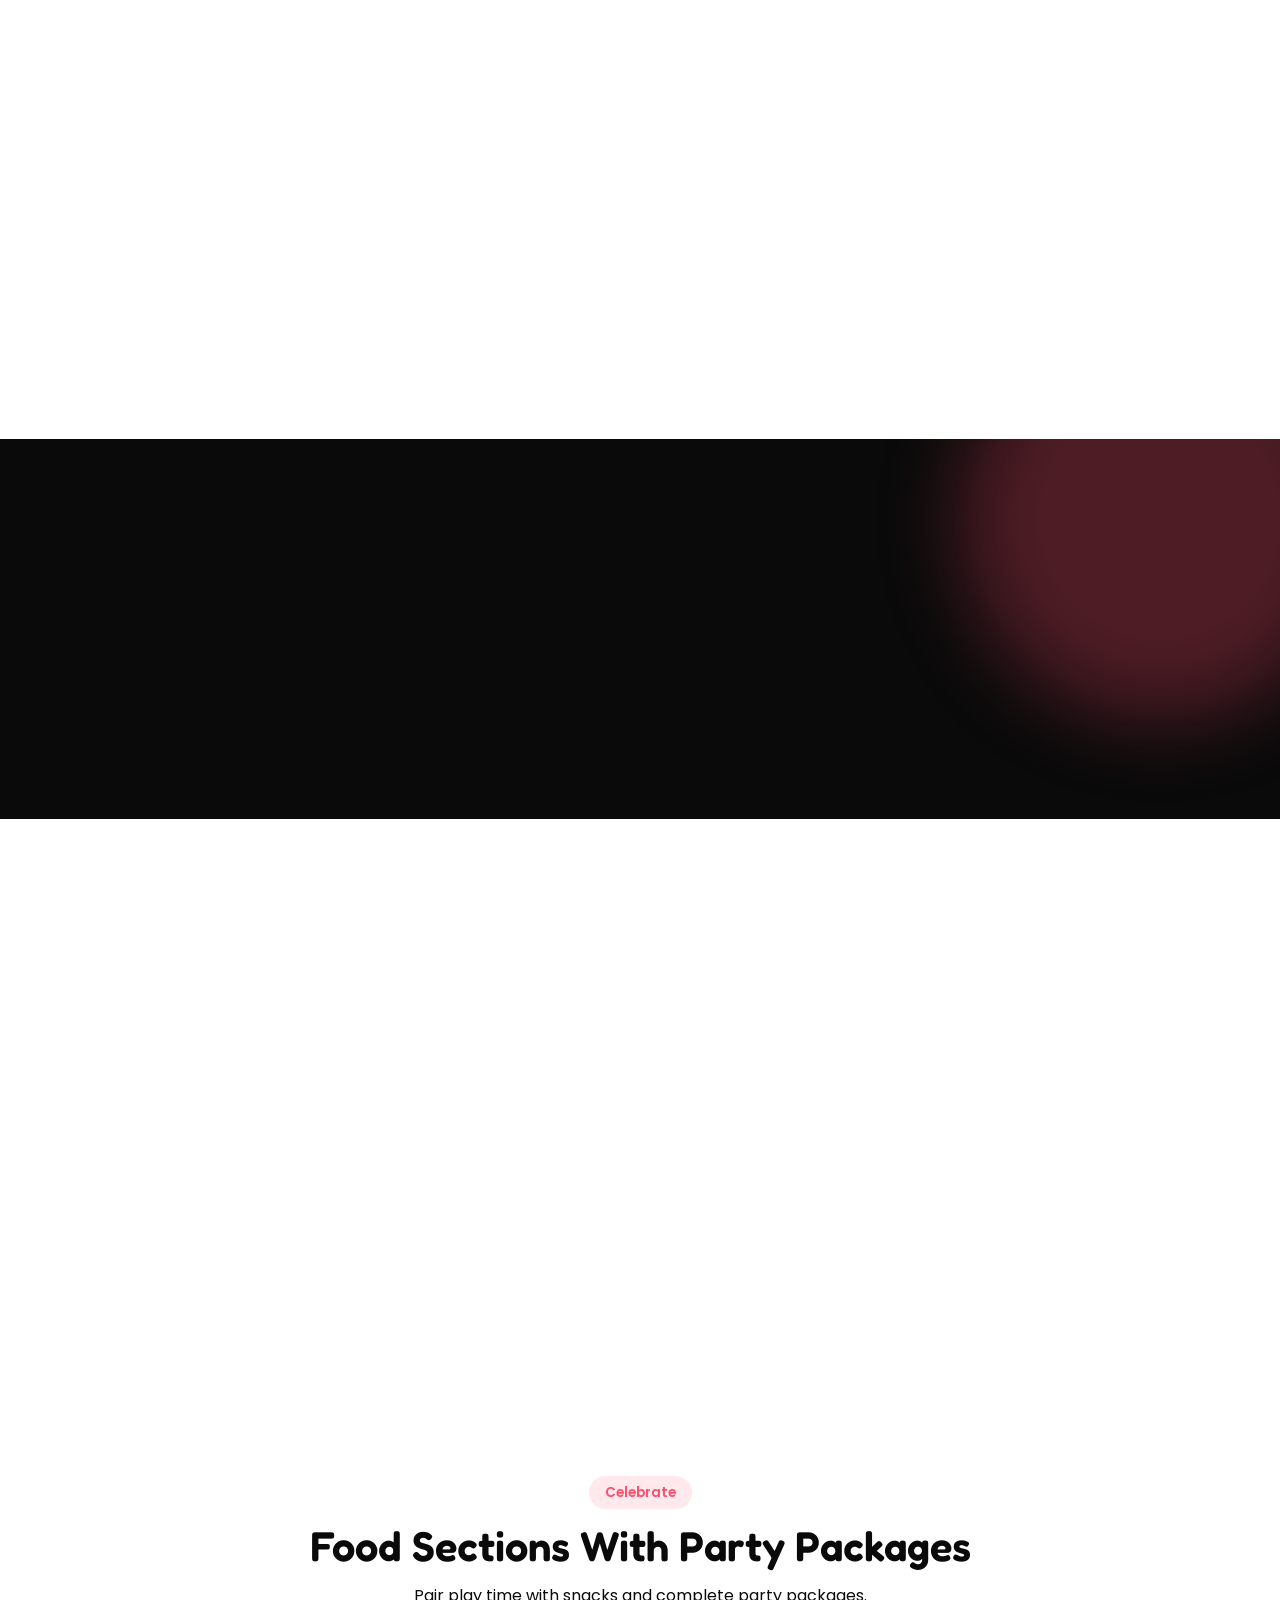
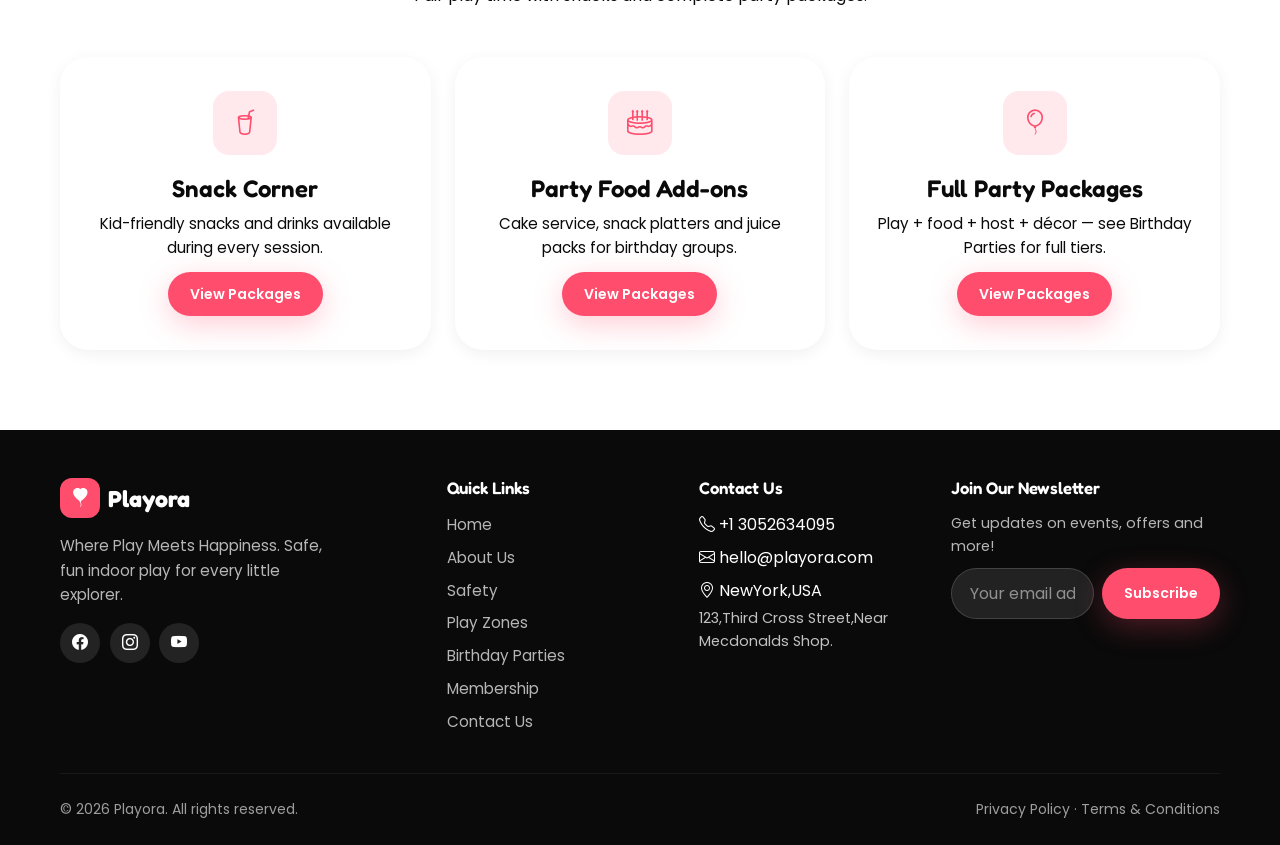
<file: play-zones.html>
<!DOCTYPE html>
<html lang="en">
<head>
  <script>try{if(localStorage.getItem('playora-theme')==='dark')document.documentElement.setAttribute('data-theme','dark');}catch(e){}try{if(localStorage.getItem('playora-dir')==='rtl')document.documentElement.setAttribute('dir','rtl');}catch(e){}</script>
  <meta charset="UTF-8">
  <meta name="viewport" content="width=device-width, initial-scale=1.0">
  <title>Play Zones | Playora</title>
  <link rel="icon" type="image/svg+xml" href="assets/favicon.svg">
  <link rel="icon" type="image/png" sizes="32x32" href="assets/favicon-32.png">
  <link rel="shortcut icon" href="favicon.ico">
  <link rel="apple-touch-icon" href="assets/apple-touch-icon.png">
  <meta name="description" content="Explore Playora play zones for every age: toddler soft play, junior slides, action climbing walls and trampolines, and a creative arts zone.">
  <link rel="preconnect" href="https://fonts.googleapis.com">
  <link rel="preconnect" href="https://fonts.gstatic.com" crossorigin>
  <link href="https://fonts.googleapis.com/css2?family=Fredoka:wght@400;500;600;700&family=Poppins:wght@400;500;600;700&display=swap" rel="stylesheet">
  <link rel="stylesheet" href="https://cdn.jsdelivr.net/npm/bootstrap-icons@1.11.3/font/bootstrap-icons.min.css">
  <link rel="stylesheet" href="assets/css/style.css">
  <link rel="stylesheet" href="assets/css/redesign.css">
</head>
<body>
  <header class="site-header">
    <div class="header-inner">
      <a href="index.html" class="logo"><span class="logo-mark"><i class="bi bi-balloon-heart-fill"></i></span> Playora</a>
      <nav class="nav-menu">
        <div class="home-switch">
          <span class="home-switch-trigger">Home <i class="bi bi-chevron-down"></i></span>
          <div class="home-switch-dropdown">
            <a href="index.html" class="home-option"><span class="home-option-icon day"><i class="bi bi-sun-fill"></i></span> Home 1 – Main</a>
            <a href="index-night.html" class="home-option"><span class="home-option-icon night"><i class="bi bi-moon-stars-fill"></i></span> Home 2 – Night</a>
          </div>
        </div>
        <a href="about.html" class="nav-link">About Us</a>
        <a href="safety.html" class="nav-link">Safety</a>
        <a href="play-zones.html" class="nav-link active" aria-current="page">Play Zones</a>
        <a href="birthday-parties.html" class="nav-link">Birthday Parties</a>
        <a href="membership.html" class="nav-link">Membership</a>
        <a href="contact.html" class="nav-link">Contact Us</a>
        <a href="dashboard.html" class="nav-link">Dashboard</a>
        <a href="login.html" class="nav-link nav-auth-mobile">Log In</a>
        <a href="signup.html" class="nav-link nav-auth-mobile nav-auth-primary">Sign Up</a>
      </nav>
      <div class="header-actions">
        <button class="rtl-toggle" type="button" aria-label="Switch to right-to-left layout" aria-pressed="false" title="RTL / LTR">RTL</button>
        <button class="theme-toggle" aria-label="Switch to dark mode"><i class="bi bi-moon-stars-fill"></i></button>
        <a href="login.html" class="btn btn-outline btn-sm auth-btn">Log In</a>
        <a href="signup.html" class="btn btn-primary btn-sm auth-btn">Sign Up</a>
        <button class="menu-toggle" aria-label="Menu"><i class="bi bi-list"></i></button>
      </div>
    </div>
  </header>

  <section class="page-hero" style="background-image:url('assets/images/ninja.jpg');">
    <div class="container">
      <nav class="breadcrumb"><a href="index.html">Home</a> <span>/</span> <span>Play Zones</span></nav>
      <h1>Play Zones</h1>
      <p>Explore our exciting zones designed for every age group!</p>
      <div class="ph-tags"><span>Toddlers</span><span>Junior</span><span>Action</span><span>Creative</span></div>
      <div class="hero-btns" style="justify-content:center;margin-top:1.25rem;">
        <a href="login.html" class="btn btn-primary">Book a Session</a>
        </div>
    </div>
  </section>

  <!-- Zones -->
  <section class="section">
    <div class="container">
      <div class="text-center mb-3 observe-fade" style="display:flex;flex-wrap:wrap;gap:0.6rem;justify-content:center;">
        <button class="btn btn-primary btn-sm">All Ages</button>
        <button class="btn btn-outline btn-sm">1 – 3 Years</button>
        <button class="btn btn-outline btn-sm">4 – 7 Years</button>
        <button class="btn btn-outline btn-sm">8 – 12 Years</button>
      </div>
      <div class="zones-grid">
        <article class="zone-card observe-fade">
          <div class="zone-card-img"><img src="assets/images/toddlers.jpg" alt="Toddlers Zone"></div>
          <div class="zone-card-body">
            <div class="age">1 – 3 Years</div>
            <h3>Toddlers Zone</h3>
            <p>Soft play, ball pits and sensory activities for little explorers.</p>
            <a href="login.html" class="btn btn-primary btn-sm">Book Now <i class="bi bi-arrow-right"></i></a>
          </div>
        </article>
        <article class="zone-card observe-fade delay-1">
          <div class="zone-card-img"><img src="assets/images/junior.jpg" alt="Junior Zone"></div>
          <div class="zone-card-body">
            <div class="age" style="color:var(--accent)">4 – 7 Years</div>
            <h3>Junior Zone</h3>
            <p>Slides, climbing frames and adventure play structures.</p>
            <a href="login.html" class="btn btn-primary btn-sm">Book Now <i class="bi bi-arrow-right"></i></a>
          </div>
        </article>
        <article class="zone-card observe-fade delay-2">
          <div class="zone-card-img"><img src="assets/images/action.jpg" alt="Action Zone"></div>
          <div class="zone-card-body">
            <div class="age" style="color:var(--accent)">8 – 12 Years</div>
            <h3>Action Zone</h3>
            <p>Trampolines, obstacle courses and more thrills!</p>
            <a href="login.html" class="btn btn-primary btn-sm">Book Now <i class="bi bi-arrow-right"></i></a>
          </div>
        </article>
        <article class="zone-card observe-fade delay-3">
          <div class="zone-card-img"><img src="assets/images/creative.jpg" alt="Creative Zone"></div>
          <div class="zone-card-body">
            <div class="age" style="color:var(--accent)">All Ages</div>
            <h3>Creative Zone</h3>
            <p>Arts, crafts, building blocks and imaginative play.</p>
            <a href="login.html" class="btn btn-primary btn-sm">Book Now <i class="bi bi-arrow-right"></i></a>
          </div>
        </article>
      </div>
    </div>
  </section>

  <!-- Games List – 8 games with hover description animation -->
  <section class="section" style="background:var(--white);">
    <div class="container">
      <div class="section-head observe-fade">
        <span class="eyebrow">Activities</span>
        <h2>Game Lists</h2>
        <p>Hover over any game to see a short description. Eight favourite activities across our zones.</p>
      </div>
      <div class="games-grid">
        <div class="game-card observe-fade">
          <div class="game-card-img"><img src="assets/images/ball.jpg" alt="Ball Pit Splash"></div>
          <div class="game-card-body">
            <h3>Ball Pit Splash</h3>
            <p>Dive into thousands of soft balls — classic fun for toddlers and juniors.</p>
          </div>
        </div>
        <div class="game-card observe-fade delay-1">
          <div class="game-card-img"><img src="assets/images/tube.jpg" alt="Tube Slide Rush"></div>
          <div class="game-card-body">
            <h3>Tube Slide Rush</h3>
            <p>Multi-level tube slides that twist and turn for maximum giggles.</p>
          </div>
        </div>
        <div class="game-card observe-fade delay-2">
          <div class="game-card-img"><img src="assets/images/ninja-1.jpg" alt="Ninja Course"></div>
          <div class="game-card-body">
            <h3>Ninja Course</h3>
            <p>Climbing walls, rope bridges and obstacles for older kids.</p>
          </div>
        </div>
        <div class="game-card observe-fade delay-3">
          <div class="game-card-img"><img src="assets/images/bounce.jpg" alt="Trampoline Bounce"></div>
          <div class="game-card-body">
            <h3>Trampoline Bounce</h3>
            <p>Olympic-style trampolines with safety netting and coaching tips.</p>
          </div>
        </div>
        <div class="game-card observe-fade">
          <div class="game-card-img"><img src="assets/images/block.jpg" alt="Soft Block Build"></div>
          <div class="game-card-body">
            <h3>Soft Block Build</h3>
            <p>Giant foam blocks for building forts, towers and imaginations.</p>
          </div>
        </div>
        <div class="game-card observe-fade delay-1">
          <div class="game-card-img"><img src="assets/images/wall.jpg" alt="Sensory Wall"></div>
          <div class="game-card-body">
            <h3>Sensory Wall</h3>
            <p>Textures, lights and sounds that stimulate curious little minds.</p>
          </div>
        </div>
        <div class="game-card observe-fade delay-2">
          <div class="game-card-img"><img src="assets/images/role.jpg" alt="Role Play Corner"></div>
          <div class="game-card-body">
            <h3>Role Play Corner</h3>
            <p>Mini kitchen, shop and stage for creative storytelling play.</p>
          </div>
        </div>
        <div class="game-card observe-fade delay-3">
          <div class="game-card-img"><img src="assets/images/foam.jpg" alt="Foam Mountain"></div>
          <div class="game-card-body">
            <h3>Foam Mountain</h3>
            <p>Climb the soft mountain and slide down into a sea of foam cubes.</p>
          </div>
        </div>
      </div>
    </div>
  </section>

  <!-- Gallery -->
  <section class="section">
    <div class="container">
      <div class="section-head observe-fade">
        <span class="eyebrow">Moments</span>
        <h2>Gallery</h2>
        <p>Glimpses of the joy that happens every day at Playora.</p>
      </div>
      <div class="gallery-grid observe-fade">
        <div class="gallery-item">
          <img src="assets/images/fun.jpg" alt="Soft Play Fun">
          <div class="gallery-caption">
            <h3>Soft Play Fun</h3>
            <p>Toddlers exploring foam structures and ball pits safely.</p>
          </div>
        </div>
        <div class="gallery-item">
          <img src="assets/images/slide.jpg" alt="Climb &amp; Slide">
          <div class="gallery-caption">
            <h3>Climb &amp; Slide</h3>
            <p>Junior zone frames, slides and adventure play.</p>
          </div>
        </div>
        <div class="gallery-item">
          <img src="assets/images/time.jpg" alt="Creative Time">
          <div class="gallery-caption">
            <h3>Creative Time</h3>
            <p>Arts, crafts and imaginative building moments.</p>
          </div>
        </div>
        <div class="gallery-item">
          <img src="assets/images/action-1.jpg" alt="Action Zone">
          <div class="gallery-caption">
            <h3>Action Zone</h3>
            <p>Trampolines and obstacle thrills for older kids.</p>
          </div>
        </div>
        <div class="gallery-item">
          <img src="assets/images/joy.jpg" alt="Birthday Joy">
          <div class="gallery-caption">
            <h3>Birthday Joy</h3>
            <p>Party rooms filled with smiles and celebrations.</p>
          </div>
        </div>
        <div class="gallery-item">
          <img src="assets/images/family.jpg" alt="Family Moments">
          <div class="gallery-caption">
            <h3>Family Moments</h3>
            <p>Parents and kids sharing happy play sessions.</p>
          </div>
        </div>
      </div>
    </div>
  </section>

  <!-- Why age zones -->
  <section class="section" style="background:var(--white);">
    <div class="container">
      <div class="section-head observe-fade">
        <span class="eyebrow">Safety by Design</span>
        <h2>Why Age-Specific Zones?</h2>
      </div>
      <div class="feature-grid">
        <div class="feature-item observe-fade"><div class="icon"><i class="bi bi-shield-check"></i></div><h3>Right-Sized Equipment</h3><p>Structures matched to height, strength and developmental stage.</p></div>
        <div class="feature-item observe-fade delay-1"><div class="icon" ><i class="bi bi-people"></i></div><h3>No Overcrowding</h3><p>Capacity limits per zone so every child has space to play.</p></div>
        <div class="feature-item observe-fade delay-2"><div class="icon" ><i class="bi bi-heart"></i></div><h3>Confident Play</h3><p>Kids try new skills without pressure from older children.</p></div>
      </div>
    </div>
  </section>

  
  <section class="cta-full">
    <div class="container observe-fade">
      <h2>Ready to Play?</h2>
      <p>Check real-time availability and book your session in seconds.</p>
      <div class="hero-btns">
        <a href="login.html" class="btn btn-primary btn-lg">Book a Session</a>
        <a href="membership.html" class="btn btn-white btn-lg">View Memberships</a>
      </div>
    </div>
  </section>

  <!-- Value for Everyone -->
  <section class="section" style="background:var(--white);">
    <div class="container">
      <div class="section-head observe-fade">
        <span class="eyebrow">Inclusive</span>
        <h2>Value for Everyone</h2>
        <p>Fair pricing and options for every family size and budget.</p>
      </div>
      <div class="feature-grid">
        <div class="feature-item observe-fade">
          <div class="icon"><i class="bi bi-people"></i></div>
          <h3>Families</h3>
          <p>Session packs and memberships that lower the cost per visit.</p>
        </div>
        <div class="feature-item observe-fade delay-1">
          <div class="icon"><i class="bi bi-building"></i></div>
          <h3>Schools &amp; Groups</h3>
          <p>Group rates and dedicated slots for school outings.</p>
        </div>
        <div class="feature-item observe-fade delay-2">
          <div class="icon"><i class="bi bi-gift"></i></div>
          <h3>Party Hosts</h3>
          <p>Clear package tiers so you know exactly what you’re getting.</p>
        </div>
      </div>
    </div>
  </section>

  
  <!-- Full width CTA -->
  
  <!-- Food & Party Packages -->
  <section class="section" style="background:var(--white);">
    <div class="container">
      <div class="section-head observe-fade">
        <span class="eyebrow">Celebrate</span>
        <h2>Food Sections With Party Packages</h2>
        <p>Pair play time with snacks and complete party packages.</p>
      </div>
      <div class="feature-grid">
        <div class="feature-item observe-fade">
          <div class="icon"><i class="bi bi-cup-straw"></i></div>
          <h3>Snack Corner</h3>
          <p>Kid-friendly snacks and drinks available during every session.</p>
          <a href="birthday-parties.html" class="btn btn-primary btn-sm" style="margin-top:0.75rem;">View Packages</a>
        </div>
        <div class="feature-item observe-fade delay-1">
          <div class="icon"><i class="bi bi-cake2"></i></div>
          <h3>Party Food Add-ons</h3>
          <p>Cake service, snack platters and juice packs for birthday groups.</p>
          <a href="birthday-parties.html" class="btn btn-primary btn-sm" style="margin-top:0.75rem;">View Packages</a>
        </div>
        <div class="feature-item observe-fade delay-2">
          <div class="icon"><i class="bi bi-balloon"></i></div>
          <h3>Full Party Packages</h3>
          <p>Play + food + host + décor — see Birthday Parties for full tiers.</p>
          <a href="birthday-parties.html" class="btn btn-primary btn-sm" style="margin-top:0.75rem;">View Packages</a>
        </div>
      </div>
    </div>
  </section>

   <!-- 6. FOOTER -->
  <footer class="site-footer">
    <div class="container">
      <div class="footer-grid">
        <div class="footer-brand">
          <a href="index.html" class="logo" style="color:#fff;">
            <span class="logo-mark"><i class="bi bi-balloon-heart-fill"></i></span>
            Playora
          </a>
          <p>Where Play Meets Happiness. Safe, fun indoor play for every little explorer.</p>
          <div class="footer-social">
            <a href="#" class="social-btn" aria-label="Facebook"><i class="bi bi-facebook"></i></a>
            <a href="#" class="social-btn" aria-label="Instagram"><i class="bi bi-instagram"></i></a>
            <a href="#" class="social-btn" aria-label="YouTube"><i class="bi bi-youtube"></i></a>
          </div>
        </div>
        <div class="footer-col">
          <h4>Quick Links</h4>
          <ul class="footer-links">
            <li><a href="index.html">Home</a></li>
            <li><a href="about.html">About Us</a></li>
            <li><a href="safety.html">Safety</a></li>
            <li><a href="play-zones.html">Play Zones</a></li>
            <li><a href="birthday-parties.html">Birthday Parties</a></li>
            <li><a href="membership.html">Membership</a></li>
            <li><a href="contact.html">Contact Us</a></li>
          </ul>
        </div>
        <div class="footer-col">
          <h4>Contact Us</h4>
          <ul class="footer-links">
            <li><i class="bi bi-telephone"></i> +1 3052634095</li>
            <li><i class="bi bi-envelope"></i> hello@playora.com</li>
            <li><i class="bi bi-geo-alt"></i> NewYork,USA<p>123,Third Cross Street,Near Mecdonalds Shop.</p></li>
            
          </ul>
        </div>
        <div class="footer-col">
          <h4>Join Our Newsletter</h4>
          <p style="opacity:0.7; font-size:0.9rem; margin-bottom:0.5rem;">Get updates on events, offers and more!</p>
          <form class="newsletter-form" data-validate>
            <input type="email" required placeholder="Your email address">
            <button type="submit" class="btn btn-primary btn-sm">Subscribe</button>
          </form>
        </div>
      </div>
      <div class="footer-bottom">
        <span>© 2026 Playora. All rights reserved.</span>
        <span>Privacy Policy · Terms & Conditions</span>
      </div>
    </div>
  </footer>
  <script src="assets/js/main.js"></script>
</body>
</html>
</file>
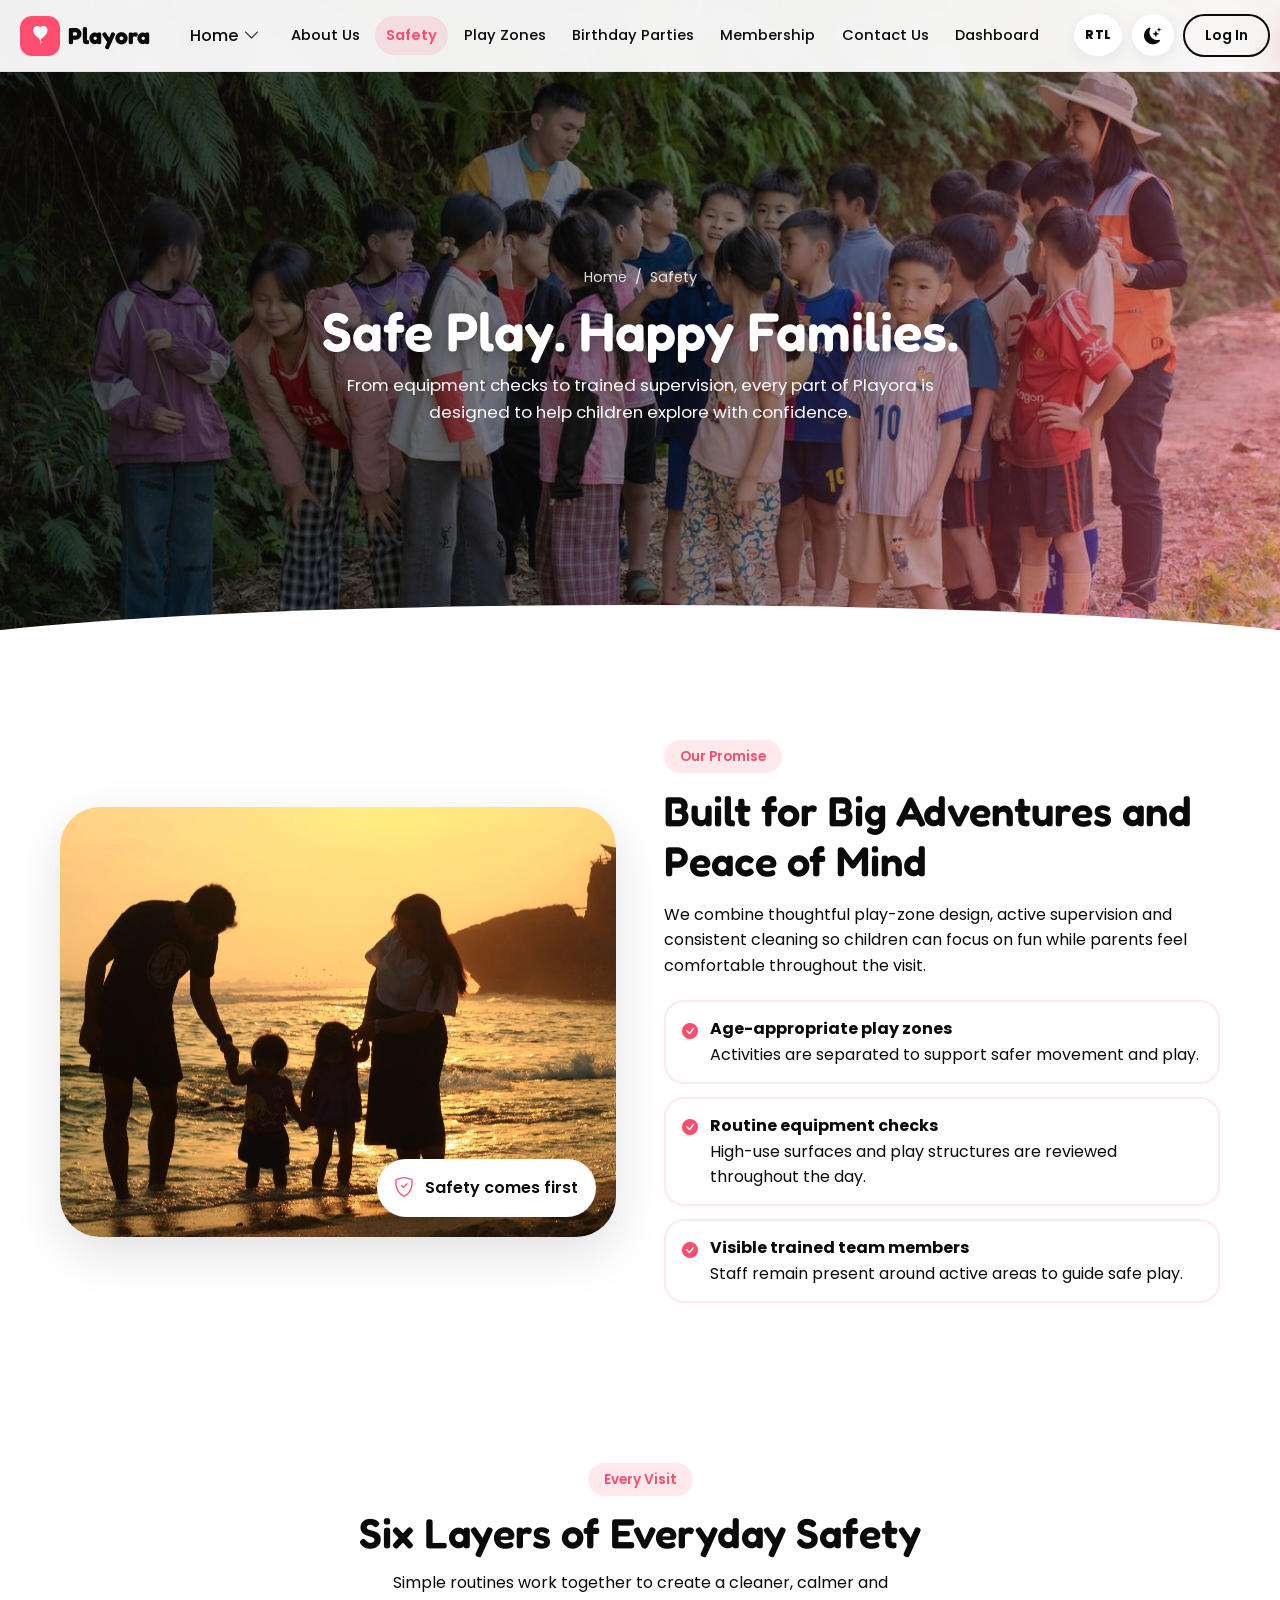
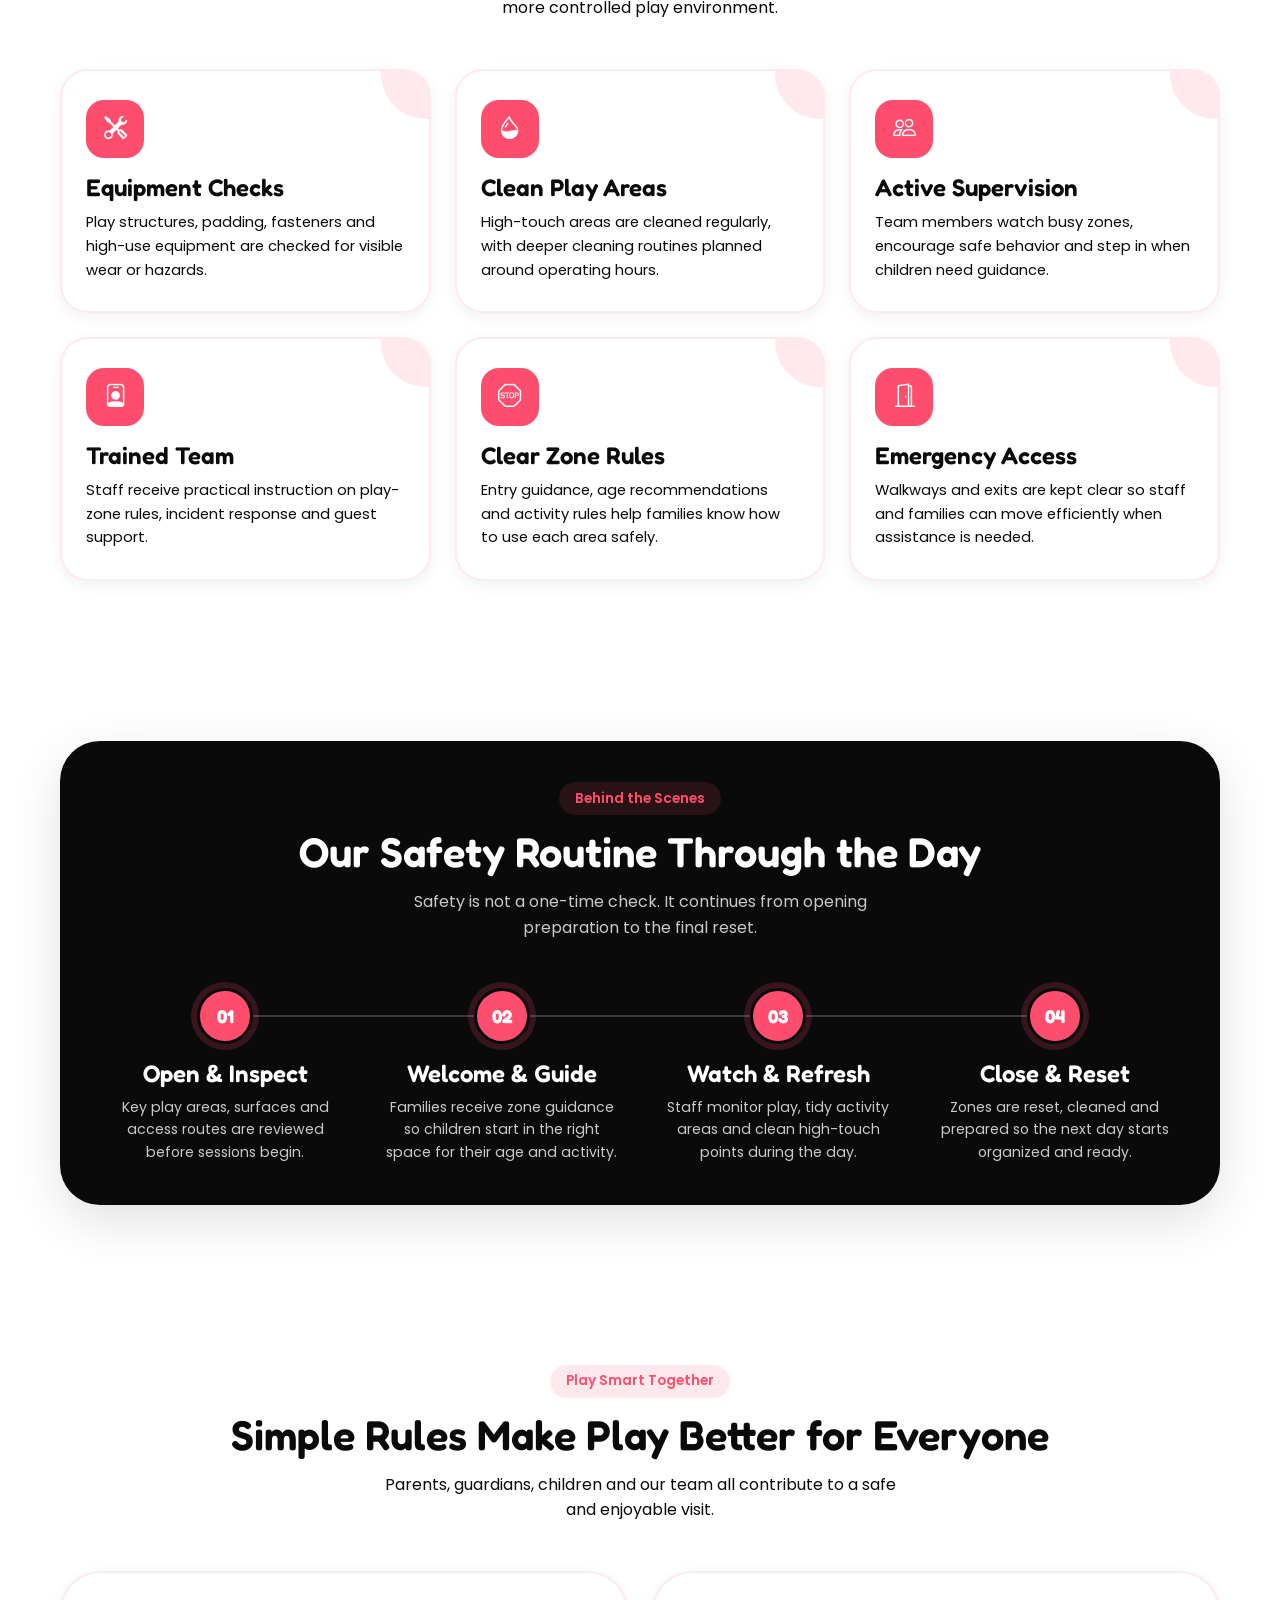
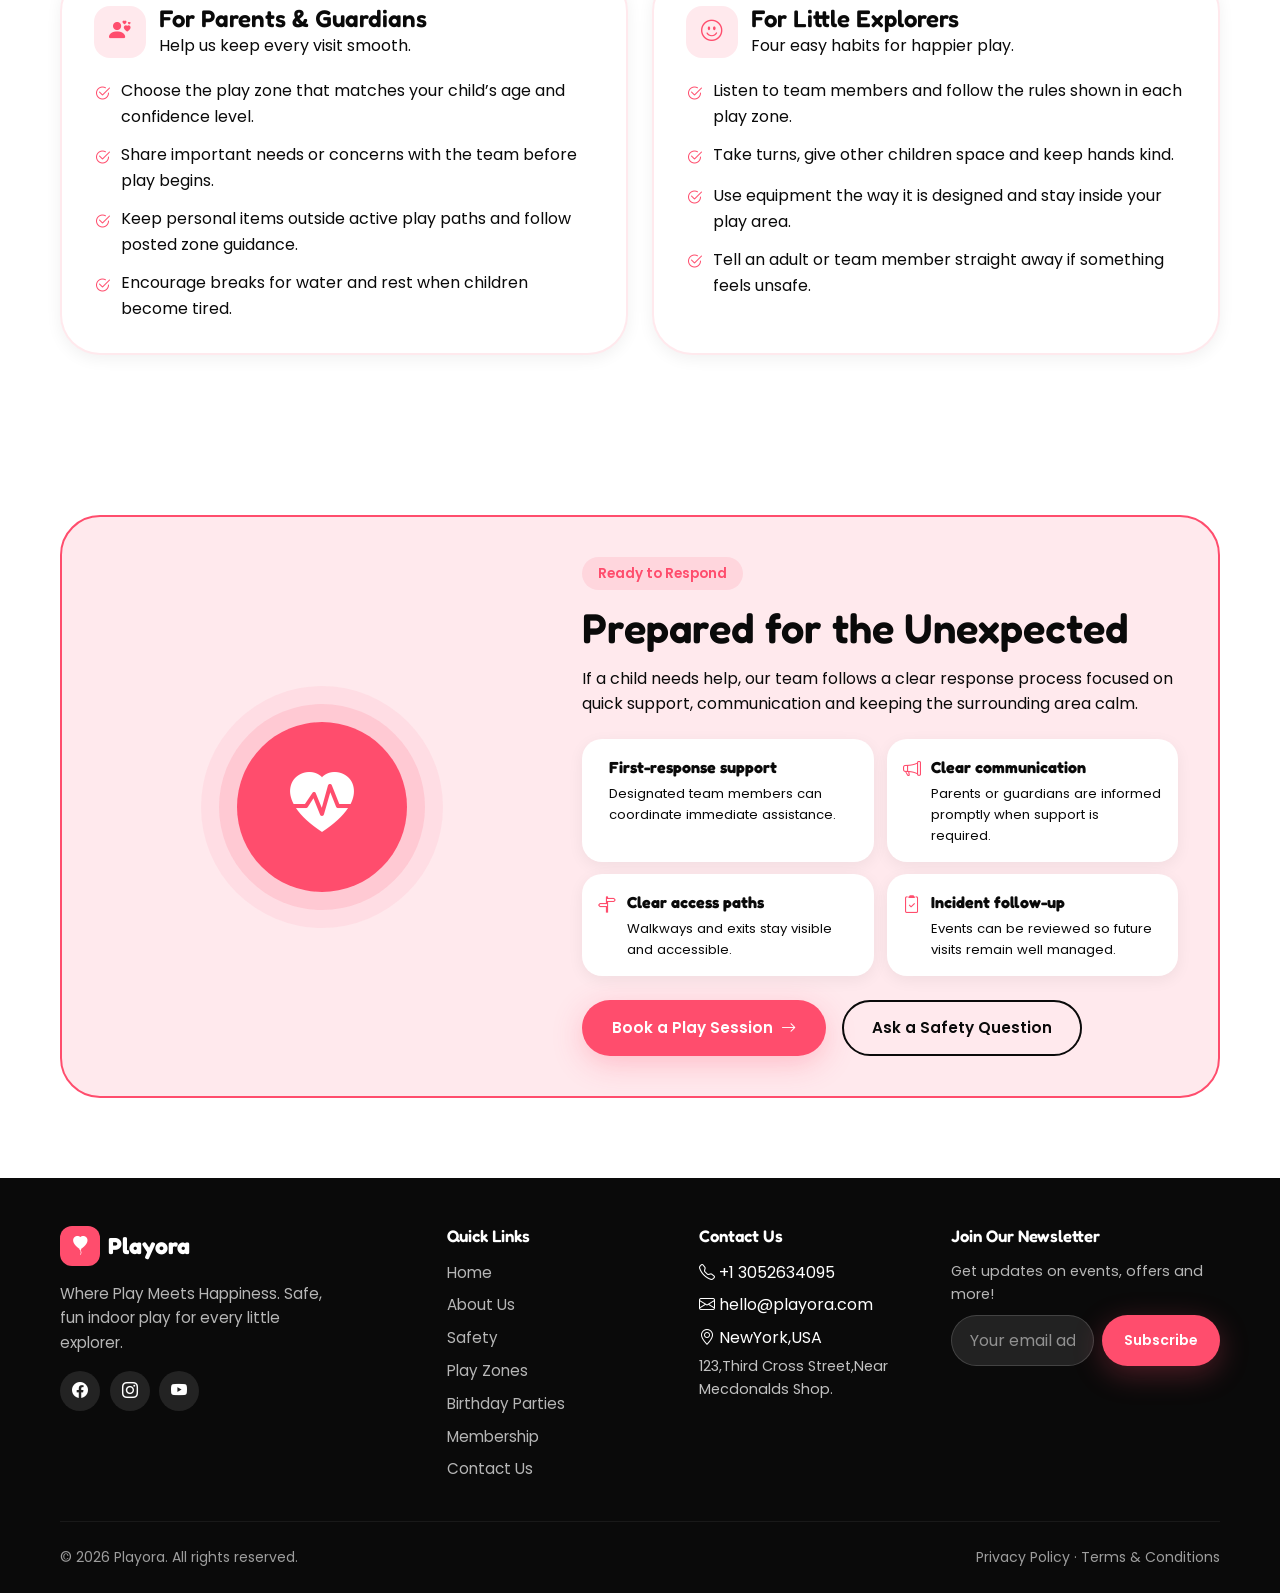
<file: safety.html>
<!DOCTYPE html>
<html lang="en">
<head>
  <script>try{if(localStorage.getItem('playora-theme')==='dark')document.documentElement.setAttribute('data-theme','dark');}catch(e){}try{if(localStorage.getItem('playora-dir')==='rtl')document.documentElement.setAttribute('dir','rtl');}catch(e){}</script>
  <meta charset="UTF-8">
  <meta name="viewport" content="width=device-width, initial-scale=1.0">
  <title>Safety | Playora</title>
  <meta name="description" content="Learn how Playora keeps children safe with trained staff, clean play zones, daily equipment checks, age-based rules and emergency-ready procedures.">
  <link rel="icon" type="image/svg+xml" href="assets/favicon.svg">
  <link rel="icon" type="image/png" sizes="32x32" href="assets/favicon-32.png">
  <link rel="shortcut icon" href="favicon.ico">
  <link rel="apple-touch-icon" href="assets/apple-touch-icon.png">
  <link rel="preconnect" href="https://fonts.googleapis.com">
  <link rel="preconnect" href="https://fonts.gstatic.com" crossorigin>
  <link href="https://fonts.googleapis.com/css2?family=Fredoka:wght@400;500;600;700&family=Poppins:wght@400;500;600;700&display=swap" rel="stylesheet">
  <link rel="stylesheet" href="https://cdn.jsdelivr.net/npm/bootstrap-icons@1.11.3/font/bootstrap-icons.min.css">
  <link rel="stylesheet" href="assets/css/style.css">
  <link rel="stylesheet" href="assets/css/redesign.css">
  <link rel="stylesheet" href="assets/css/safety.css">
</head>
<body>
  <header class="site-header">
    <div class="header-inner">
      <a href="index.html" class="logo"><span class="logo-mark"><i class="bi bi-balloon-heart-fill"></i></span> Playora</a>
      <nav class="nav-menu">
        <div class="home-switch">
          <span class="home-switch-trigger">Home <i class="bi bi-chevron-down"></i></span>
          <div class="home-switch-dropdown">
            <a href="index.html" class="home-option"><span class="home-option-icon day"><i class="bi bi-sun-fill"></i></span> Home 1 – Main</a>
            <a href="index-night.html" class="home-option"><span class="home-option-icon night"><i class="bi bi-moon-stars-fill"></i></span> Home 2 – Night</a>
          </div>
        </div>
        <a href="about.html" class="nav-link">About Us</a>
        <a href="safety.html" class="nav-link active" aria-current="page">Safety</a>
        <a href="play-zones.html" class="nav-link">Play Zones</a>
        <a href="birthday-parties.html" class="nav-link">Birthday Parties</a>
        <a href="membership.html" class="nav-link">Membership</a>
        <a href="contact.html" class="nav-link">Contact Us</a>
        <a href="dashboard.html" class="nav-link">Dashboard</a>
        <a href="login.html" class="nav-link nav-auth-mobile">Log In</a>
        <a href="signup.html" class="nav-link nav-auth-mobile nav-auth-primary">Sign Up</a>
      </nav>
      <div class="header-actions">
        <button class="rtl-toggle" type="button" aria-label="Switch to right-to-left layout" aria-pressed="false" title="RTL / LTR">RTL</button>
        <button class="theme-toggle" aria-label="Switch to dark mode"><i class="bi bi-moon-stars-fill"></i></button>
        <a href="login.html" class="btn btn-outline btn-sm auth-btn">Log In</a>
        <a href="signup.html" class="btn btn-primary btn-sm auth-btn">Sign Up</a>
        <button class="menu-toggle"><i class="bi bi-list"></i></button>
      </div>
    </div>
  </header>

  <!-- 1. HERO -->
  <section class="page-hero safety-hero" style="background-image:url('assets/images/full.jpg');">
    <div class="container observe-fade">
      <nav class="breadcrumb"><a href="index.html">Home</a> <span>/</span> <span>Safety</span></nav>
      <h1>Safe Play. Happy Families.</h1>
      <p>From equipment checks to trained supervision, every part of Playora is designed to help children explore with confidence.</p>
    </div>
  </section>

  <!-- 2. SAFETY PROMISE -->
  <section class="section">
    <div class="container safety-intro">
      <div class="safety-intro-media observe-fade">
        <img src="assets/images/family.jpg" alt="Family enjoying a safe visit at Playora">
        <div class="safety-float-badge"><i class="bi bi-shield-check"></i> Safety comes first</div>
      </div>
      <div class="safety-copy observe-fade delay-1">
        <span class="eyebrow">Our Promise</span>
        <h2>Built for Big Adventures and Peace of Mind</h2>
        <p>We combine thoughtful play-zone design, active supervision and consistent cleaning so children can focus on fun while parents feel comfortable throughout the visit.</p>
        <ul class="safety-checks">
          <li><i class="bi bi-check-circle-fill"></i><span><strong>Age-appropriate play zones</strong><br>Activities are separated to support safer movement and play.</span></li>
          <li><i class="bi bi-check-circle-fill"></i><span><strong>Routine equipment checks</strong><br>High-use surfaces and play structures are reviewed throughout the day.</span></li>
          <li><i class="bi bi-check-circle-fill"></i><span><strong>Visible trained team members</strong><br>Staff remain present around active areas to guide safe play.</span></li>
        </ul>
      </div>
    </div>
  </section>

  <!-- 3. SAFETY STANDARDS -->
  <section class="section" style="background:var(--surface);">
    <div class="container">
      <div class="section-head observe-fade">
        <span class="eyebrow">Every Visit</span>
        <h2>Six Layers of Everyday Safety</h2>
        <p>Simple routines work together to create a cleaner, calmer and more controlled play environment.</p>
      </div>
      <div class="safety-standard-grid">
        <article class="safety-standard-card observe-fade">
          <div class="safety-standard-icon"><i class="bi bi-tools"></i></div>
          <h3>Equipment Checks</h3>
          <p>Play structures, padding, fasteners and high-use equipment are checked for visible wear or hazards.</p>
        </article>
        <article class="safety-standard-card observe-fade delay-1">
          <div class="safety-standard-icon"><i class="bi bi-droplet-half"></i></div>
          <h3>Clean Play Areas</h3>
          <p>High-touch areas are cleaned regularly, with deeper cleaning routines planned around operating hours.</p>
        </article>
        <article class="safety-standard-card observe-fade delay-2">
          <div class="safety-standard-icon"><i class="bi bi-people"></i></div>
          <h3>Active Supervision</h3>
          <p>Team members watch busy zones, encourage safe behavior and step in when children need guidance.</p>
        </article>
        <article class="safety-standard-card observe-fade">
          <div class="safety-standard-icon"><i class="bi bi-person-badge"></i></div>
          <h3>Trained Team</h3>
          <p>Staff receive practical instruction on play-zone rules, incident response and guest support.</p>
        </article>
        <article class="safety-standard-card observe-fade delay-1">
          <div class="safety-standard-icon"><i class="bi bi-sign-stop"></i></div>
          <h3>Clear Zone Rules</h3>
          <p>Entry guidance, age recommendations and activity rules help families know how to use each area safely.</p>
        </article>
        <article class="safety-standard-card observe-fade delay-2">
          <div class="safety-standard-icon"><i class="bi bi-door-open"></i></div>
          <h3>Emergency Access</h3>
          <p>Walkways and exits are kept clear so staff and families can move efficiently when assistance is needed.</p>
        </article>
      </div>
    </div>
  </section>

  <!-- 4. DAILY ROUTINE -->
  <section class="section">
    <div class="container">
      <div class="safety-routine-wrap observe-fade">
        <div class="section-head">
          <span class="eyebrow">Behind the Scenes</span>
          <h2>Our Safety Routine Through the Day</h2>
          <p>Safety is not a one-time check. It continues from opening preparation to the final reset.</p>
        </div>
        <div class="safety-routine-grid">
          <div class="routine-step">
            <div class="routine-dot">01</div>
            <h3>Open &amp; Inspect</h3>
            <p>Key play areas, surfaces and access routes are reviewed before sessions begin.</p>
          </div>
          <div class="routine-step">
            <div class="routine-dot">02</div>
            <h3>Welcome &amp; Guide</h3>
            <p>Families receive zone guidance so children start in the right space for their age and activity.</p>
          </div>
          <div class="routine-step">
            <div class="routine-dot">03</div>
            <h3>Watch &amp; Refresh</h3>
            <p>Staff monitor play, tidy activity areas and clean high-touch points during the day.</p>
          </div>
          <div class="routine-step">
            <div class="routine-dot">04</div>
            <h3>Close &amp; Reset</h3>
            <p>Zones are reset, cleaned and prepared so the next day starts organized and ready.</p>
          </div>
        </div>
      </div>
    </div>
  </section>

  <!-- 5. PLAY SMART TOGETHER -->
  <section class="section" style="background:var(--surface);">
    <div class="container">
      <div class="section-head observe-fade">
        <span class="eyebrow">Play Smart Together</span>
        <h2>Simple Rules Make Play Better for Everyone</h2>
        <p>Parents, guardians, children and our team all contribute to a safe and enjoyable visit.</p>
      </div>
      <div class="safety-guides">
        <div class="guide-panel observe-fade">
          <div class="guide-title"><div class="icon"><i class="bi bi-person-hearts"></i></div><div><h3>For Parents &amp; Guardians</h3><p>Help us keep every visit smooth.</p></div></div>
          <ul class="guide-list">
            <li><i class="bi bi-check2-circle"></i><span>Choose the play zone that matches your child’s age and confidence level.</span></li>
            <li><i class="bi bi-check2-circle"></i><span>Share important needs or concerns with the team before play begins.</span></li>
            <li><i class="bi bi-check2-circle"></i><span>Keep personal items outside active play paths and follow posted zone guidance.</span></li>
            <li><i class="bi bi-check2-circle"></i><span>Encourage breaks for water and rest when children become tired.</span></li>
          </ul>
        </div>
        <div class="guide-panel observe-fade delay-1">
          <div class="guide-title"><div class="icon"><i class="bi bi-emoji-smile"></i></div><div><h3>For Little Explorers</h3><p>Four easy habits for happier play.</p></div></div>
          <ul class="guide-list">
            <li><i class="bi bi-check2-circle"></i><span>Listen to team members and follow the rules shown in each play zone.</span></li>
            <li><i class="bi bi-check2-circle"></i><span>Take turns, give other children space and keep hands kind.</span></li>
            <li><i class="bi bi-check2-circle"></i><span>Use equipment the way it is designed and stay inside your play area.</span></li>
            <li><i class="bi bi-check2-circle"></i><span>Tell an adult or team member straight away if something feels unsafe.</span></li>
          </ul>
        </div>
      </div>
    </div>
  </section>

  <!-- 6. EMERGENCY READINESS + CTA -->
  <section class="section">
    <div class="container">
      <div class="emergency-card observe-fade">
        <div class="emergency-icon-wrap"><div class="emergency-icon"><i class="bi bi-heart-pulse-fill"></i></div></div>
        <div class="emergency-copy">
          <span class="eyebrow">Ready to Respond</span>
          <h2>Prepared for the Unexpected</h2>
          <p>If a child needs help, our team follows a clear response process focused on quick support, communication and keeping the surrounding area calm.</p>
          <div class="emergency-mini-grid">
            <div class="emergency-mini"><i class="bi bi-first-aid"></i><div><strong>First-response support</strong><span>Designated team members can coordinate immediate assistance.</span></div></div>
            <div class="emergency-mini"><i class="bi bi-megaphone"></i><div><strong>Clear communication</strong><span>Parents or guardians are informed promptly when support is required.</span></div></div>
            <div class="emergency-mini"><i class="bi bi-signpost-split"></i><div><strong>Clear access paths</strong><span>Walkways and exits stay visible and accessible.</span></div></div>
            <div class="emergency-mini"><i class="bi bi-clipboard2-check"></i><div><strong>Incident follow-up</strong><span>Events can be reviewed so future visits remain well managed.</span></div></div>
          </div>
          <div class="hero-btns" style="margin-bottom:0;">
            <a href="login.html" class="btn btn-primary">Book a Play Session <i class="bi bi-arrow-right"></i></a>
            <a href="contact.html" class="btn btn-outline">Ask a Safety Question</a>
          </div>
        </div>
      </div>
    </div>
  </section>

  <footer class="site-footer">
    <div class="container">
      <div class="footer-grid">
        <div class="footer-brand">
          <a href="index.html" class="logo" style="color:#fff;">
            <span class="logo-mark"><i class="bi bi-balloon-heart-fill"></i></span>
            Playora
          </a>
          <p>Where Play Meets Happiness. Safe, fun indoor play for every little explorer.</p>
          <div class="footer-social">
            <a href="#" class="social-btn" aria-label="Facebook"><i class="bi bi-facebook"></i></a>
            <a href="#" class="social-btn" aria-label="Instagram"><i class="bi bi-instagram"></i></a>
            <a href="#" class="social-btn" aria-label="YouTube"><i class="bi bi-youtube"></i></a>
          </div>
        </div>
        <div class="footer-col">
          <h4>Quick Links</h4>
          <ul class="footer-links">
            <li><a href="index.html">Home</a></li>
            <li><a href="about.html">About Us</a></li>
            <li><a href="safety.html">Safety</a></li>
            <li><a href="play-zones.html">Play Zones</a></li>
            <li><a href="birthday-parties.html">Birthday Parties</a></li>
            <li><a href="membership.html">Membership</a></li>
            <li><a href="contact.html">Contact Us</a></li>
          </ul>
        </div>
        <div class="footer-col">
          <h4>Contact Us</h4>
          <ul class="footer-links">
            <li><i class="bi bi-telephone"></i> +1 3052634095</li>
            <li><i class="bi bi-envelope"></i> hello@playora.com</li>
            <li><i class="bi bi-geo-alt"></i> NewYork,USA<p>123,Third Cross Street,Near Mecdonalds Shop.</p></li>
            
          </ul>
        </div>
        <div class="footer-col">
          <h4>Join Our Newsletter</h4>
          <p style="opacity:0.7; font-size:0.9rem; margin-bottom:0.5rem;">Get updates on events, offers and more!</p>
          <form class="newsletter-form" data-validate>
            <input type="email" required placeholder="Your email address">
            <button type="submit" class="btn btn-primary btn-sm">Subscribe</button>
          </form>
        </div>
      </div>
      <div class="footer-bottom">
        <span>© 2026 Playora. All rights reserved.</span>
        <span>Privacy Policy · Terms & Conditions</span>
      </div>
    </div>
  </footer>
  <script src="assets/js/main.js"></script>
</body>
</html>
</file>
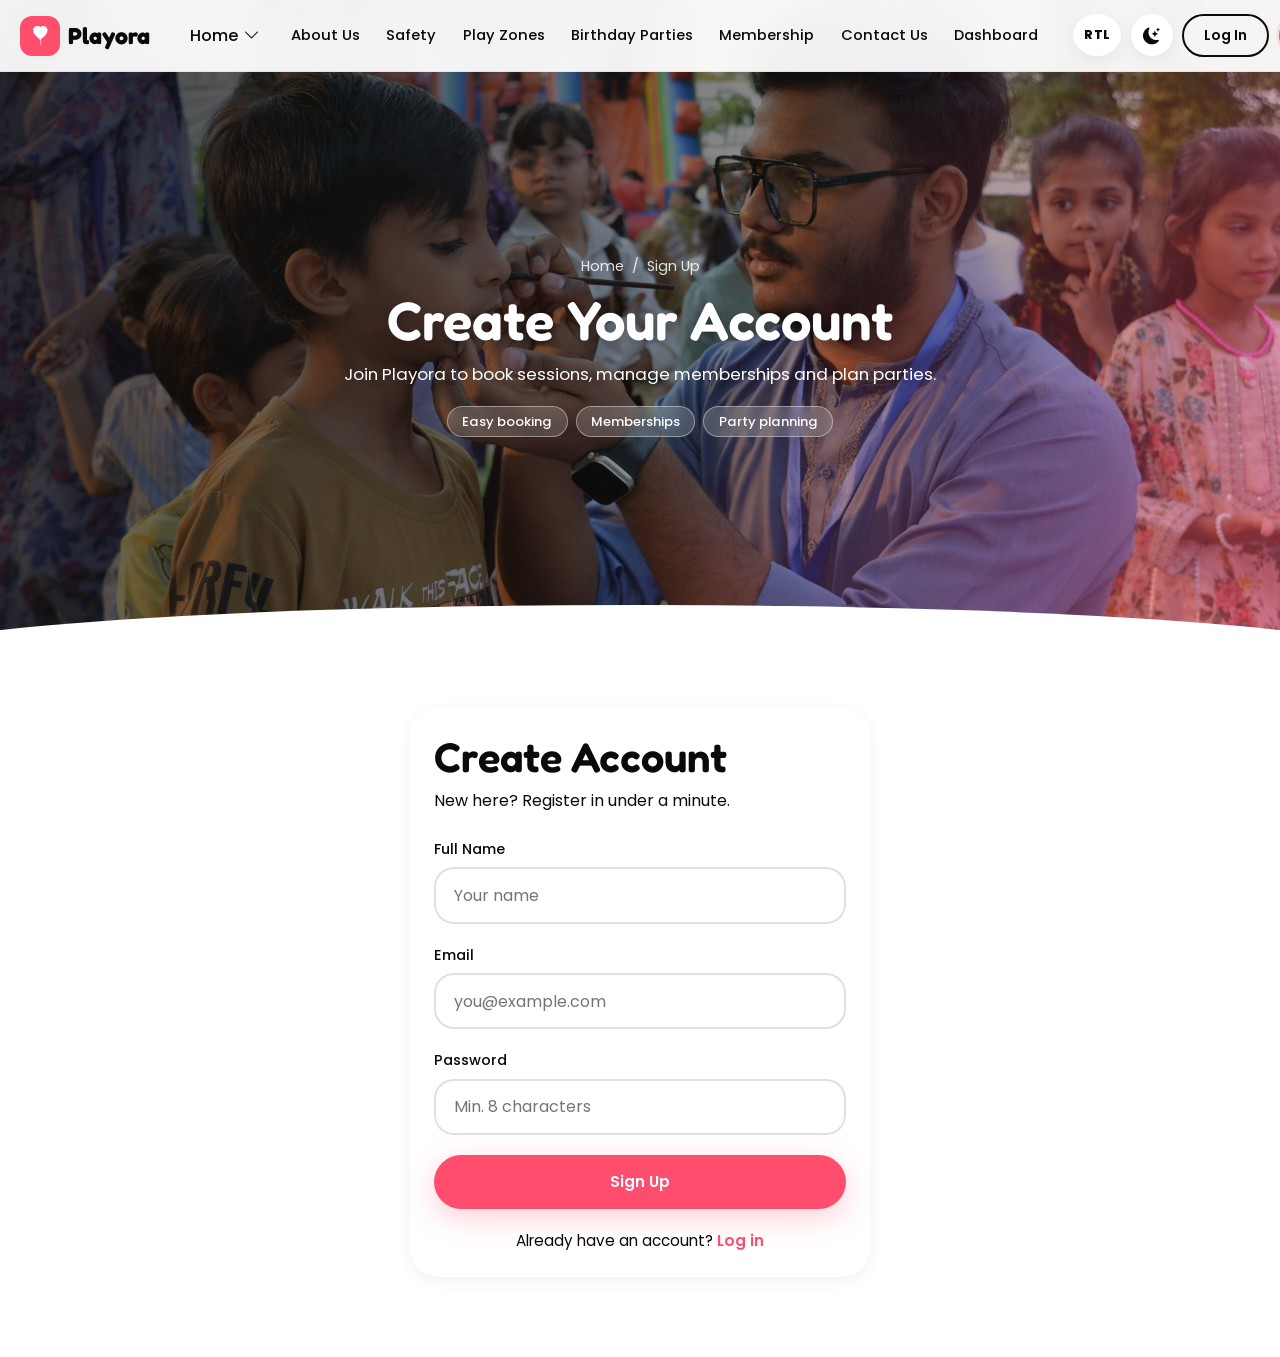
<file: signup.html>
<!DOCTYPE html>
<html lang="en">
<head>
  <script>try{if(localStorage.getItem('playora-theme')==='dark')document.documentElement.setAttribute('data-theme','dark');}catch(e){}try{if(localStorage.getItem('playora-dir')==='rtl')document.documentElement.setAttribute('dir','rtl');}catch(e){}</script>
  <meta charset="UTF-8">
  <meta name="viewport" content="width=device-width, initial-scale=1.0">
  <title>Sign Up | Playora</title>
  <meta name="description" content="Create a free Playora parent account to book indoor play sessions, manage memberships and plan birthday parties for your kids.">
  <link rel="icon" type="image/svg+xml" href="assets/favicon.svg">
  <link rel="icon" type="image/png" sizes="32x32" href="assets/favicon-32.png">
  <link rel="shortcut icon" href="favicon.ico">
  <link rel="apple-touch-icon" href="assets/apple-touch-icon.png">
  <link rel="preconnect" href="https://fonts.googleapis.com">
  <link rel="preconnect" href="https://fonts.gstatic.com" crossorigin>
  <link href="https://fonts.googleapis.com/css2?family=Fredoka:wght@400;500;600;700&family=Poppins:wght@400;500;600;700&display=swap" rel="stylesheet">
  <link rel="stylesheet" href="https://cdn.jsdelivr.net/npm/bootstrap-icons@1.11.3/font/bootstrap-icons.min.css">
  <link rel="stylesheet" href="assets/css/style.css">
  <link rel="stylesheet" href="assets/css/redesign.css">
</head>
<body>
  <header class="site-header">
    <div class="header-inner">
      <a href="index.html" class="logo"><span class="logo-mark"><i class="bi bi-balloon-heart-fill"></i></span> Playora</a>
      <nav class="nav-menu">
        <div class="home-switch">
          <span class="home-switch-trigger">Home <i class="bi bi-chevron-down"></i></span>
          <div class="home-switch-dropdown">
            <a href="index.html" class="home-option"><span class="home-option-icon day"><i class="bi bi-sun-fill"></i></span> Home 1 – Main</a>
            <a href="index-night.html" class="home-option"><span class="home-option-icon night"><i class="bi bi-moon-stars-fill"></i></span> Home 2 – Night</a>
          </div>
        </div>
        <a href="about.html" class="nav-link">About Us</a>
        <a href="safety.html" class="nav-link">Safety</a>
        <a href="play-zones.html" class="nav-link">Play Zones</a>
        <a href="birthday-parties.html" class="nav-link">Birthday Parties</a>
        <a href="membership.html" class="nav-link">Membership</a>
        <a href="contact.html" class="nav-link">Contact Us</a>
        <a href="dashboard.html" class="nav-link">Dashboard</a>
        <a href="login.html" class="nav-link nav-auth-mobile">Log In</a>
        <a href="signup.html" class="nav-link nav-auth-mobile nav-auth-primary active" aria-current="page">Sign Up</a>
      </nav>
      <div class="header-actions">
        <button class="rtl-toggle" type="button" aria-label="Switch to right-to-left layout" aria-pressed="false" title="RTL / LTR">RTL</button>
        <button class="theme-toggle" aria-label="Switch to dark mode"><i class="bi bi-moon-stars-fill"></i></button>
        <a href="login.html" class="btn btn-outline btn-sm auth-btn">Log In</a>
        <a href="signup.html" class="btn btn-primary btn-sm auth-btn active" aria-current="page">Sign Up</a>
        <button class="menu-toggle"><i class="bi bi-list"></i></button>
      </div>
    </div>
  </header>
  <section class="page-hero" style="background-image:url('assets/images/hero-6.jpg');">
    <div class="container">
      <nav class="breadcrumb"><a href="index.html">Home</a> <span>/</span> <span>Sign Up</span></nav>
      <h1>Create Your Account</h1>
      <p>Join Playora to book sessions, manage memberships and plan parties.</p>
      <div class="ph-tags"><span>Easy booking</span><span>Memberships</span><span>Party planning</span></div>
    </div>
  </section>

  <section class="section" style="padding-top:3rem;">
    <div class="container" style="max-width:920px;">
      <div class="auth-wrap">
        <div class="card">
          <div class="card-body">
            <h2 style="margin-bottom:0.4rem;">Create Account</h2>
            <p style="color:var(--dark-soft); margin-bottom:1.5rem;">New here? Register in under a minute.</p>
            <form data-validate action="dashboard.html" method="get">
              <div class="form-group">
                <label class="form-label">Full Name</label>
                <input type="text" class="form-control" required placeholder="Your name">
                <div class="form-error">Name required</div>
              </div>
              <div class="form-group">
                <label class="form-label">Email</label>
                <input type="email" class="form-control" required placeholder="you@example.com">
                <div class="form-error">Enter a valid email</div>
              </div>
              <div class="form-group">
                <label class="form-label">Password</label>
                <input type="password" class="form-control" required placeholder="Min. 8 characters">
                <div class="form-error">Password required</div>
              </div>
              <button type="submit" class="btn btn-primary w-full">Sign Up</button>
            </form>
            <p class="auth-switch">Already have an account? <a href="login.html">Log in</a></p>
          </div>
        </div>
      </div>
    </div>
  </section>
  <script src="assets/js/main.js"></script>
</body>
</html>
</file>
<file: assets/css/style.css>
/* =====================================================
   PLAYORA – Three Color System Only
   Black #0A0A0A | White #FFFFFF | Accent #FF4D6D (Unique Rose)
   ===================================================== */
:root {
  --black: #0A0A0A;
  --white: #FFFFFF;
  --accent: #FF4D6D;
  --accent-soft: rgba(255, 77, 109, 0.12);
  --accent-glow: rgba(255, 77, 109, 0.28);
  --black-soft: #0A0A0A;
  --black-muted: #0A0A0A;
  --white-soft: #FFFFFF;
  --white-muted: #FFFFFF;
  --gray-text: #0A0A0A;

  /* Adaptive theme tokens — flip in dark mode, everything else (footer,
     CTA bands, badges, the always-dark decorative sections) stays as-is */
  --surface: #FFFFFF;
  --text: #0A0A0A;

  --font-display: 'Fredoka', system-ui, sans-serif;
  --font-body: 'Poppins', system-ui, sans-serif;
  --radius-sm: 12px;
  --radius-md: 20px;
  --radius-lg: 28px;
  --radius-xl: 40px;
  --radius-full: 9999px;
  --shadow-sm: 0 4px 16px rgba(0,0,0,0.06);
  --shadow-md: 0 8px 30px rgba(0,0,0,0.1);
  --shadow-lg: 0 16px 50px rgba(0,0,0,0.12);
  --shadow-accent: 0 8px 30px var(--accent-glow);
  --header-h: 72px;
  --container: 1140px;
  --transition: 0.3s cubic-bezier(0.4, 0, 0.2, 1);
}

*, *::before, *::after { box-sizing: border-box; margin: 0; padding: 0; }
html { scroll-behavior: smooth; font-size: 16px; }
body {
  font-family: var(--font-body);
  background: var(--surface);
  color: var(--text);
  line-height: 1.6;
  overflow-x: hidden;
}
img { max-width: 100%; height: auto; display: block; }
a { text-decoration: none; color: inherit; transition: color var(--transition); }
ul, ol { list-style: none; }
button, input, select, textarea {
  font-family: inherit; font-size: inherit; border: none; outline: none; background: none;
}
h1,h2,h3,h4,h5,h6 {
  font-family: var(--font-display);
  font-weight: 600;
  line-height: 1.2;
  color: var(--text);
}
h1 { font-size: clamp(2.4rem, 5.5vw, 3.8rem); }
h2 { font-size: clamp(1.8rem, 4vw, 2.6rem); }
h3 { font-size: clamp(1.25rem, 2.5vw, 1.5rem); }

.container { width: 100%; max-width: var(--container); margin-inline: auto; padding-inline: 1.25rem; }
.section { padding-block: 5rem; position: relative; }

/* Buttons – only 3 colors */
.btn {
  display: inline-flex; align-items: center; justify-content: center; gap: 0.5rem;
  padding: 0.85rem 1.75rem; font-weight: 600; font-size: 0.95rem;
  border-radius: var(--radius-full); cursor: pointer;
  transition: all var(--transition); min-height: 48px; white-space: nowrap;
  border: 2px solid transparent;
}
.btn-primary { background: var(--accent); color: var(--white); box-shadow: var(--shadow-accent); }
.btn-primary:hover { transform: translateY(-3px); box-shadow: 0 12px 35px var(--accent-glow); }
.btn-outline { background: transparent; border-color: var(--text); color: var(--text); }
.btn-outline:hover { background: var(--black); color: var(--white); }
.btn-white { background: var(--white); color: var(--black); box-shadow: var(--shadow-md); }
.btn-white:hover { transform: translateY(-3px); }
.btn-sm { padding: 0.55rem 1.25rem; font-size: 0.875rem; min-height: 40px; }
.btn-lg { padding: 1rem 2.25rem; font-size: 1.05rem; }
.w-full { width: 100%; }

/* Header */
.site-header {
  position: fixed; top: 0; left: 0; right: 0; height: var(--header-h); z-index: 1000;
  background: rgba(255,255,255,0.94); backdrop-filter: blur(14px);
  border-bottom: 1px solid rgba(0,0,0,0.06); transition: box-shadow var(--transition);
}
.site-header.scrolled { box-shadow: var(--shadow-md); }
.header-inner {
  display: flex; align-items: center; justify-content: space-between; height: 100%;
  max-width: var(--container); margin-inline: auto; padding-inline: 1.25rem;
}
.logo {
  display: flex; align-items: center; gap: 0.5rem;
  font-family: var(--font-display); font-weight: 700; font-size: 1.45rem; color: var(--text);
}
.logo-mark {
  width: 40px; height: 40px; background: var(--accent); border-radius: 12px;
  display: flex; align-items: center; justify-content: center; color: var(--white); font-size: 1.2rem;
}
.nav-menu { display: flex; align-items: center; gap: 0.15rem; }
.nav-link {
  padding: 0.55rem 1rem; font-weight: 500; font-size: 0.95rem;
  border-radius: var(--radius-full); transition: all var(--transition); color: var(--text);
}
.nav-link:hover, .nav-link.active { color: var(--accent); background: var(--accent-soft); }

.home-switch { position: relative; }
.home-switch-trigger {
  padding: 0.55rem 1rem; font-weight: 500; cursor: pointer; border-radius: var(--radius-full);
  display: flex; align-items: center; gap: 0.35rem; color: var(--text);
}
.home-switch-dropdown {
  position: absolute; top: 100%; left: 50%; transform: translateX(-50%) translateY(10px);
  background: var(--white) !important; color: var(--black) !important;
  border-radius: var(--radius-md); padding: 0.5rem; min-width: 190px;
  opacity: 0; visibility: hidden; transition: all var(--transition);
  box-shadow: var(--shadow-lg); z-index: 1100; border: 1px solid rgba(0,0,0,0.06);
}
.home-switch:hover .home-switch-dropdown {
  opacity: 1; visibility: visible; transform: translateX(-50%) translateY(4px);
}
.home-option {
  display: flex; align-items: center; gap: 0.7rem; padding: 0.7rem 1rem;
  border-radius: var(--radius-sm); font-weight: 500; color: var(--black) !important;
  transition: background var(--transition);
}
.home-option:hover { background: var(--accent-soft) !important; color: var(--accent) !important; }
.home-option-icon {
  width: 32px; height: 32px; border-radius: 10px;
  display: flex; align-items: center; justify-content: center; font-size: 0.95rem;
}
.home-option-icon.day { background: var(--accent); color: var(--white); }
.home-option-icon.night { background: var(--black); color: var(--white); }

.header-actions { display: flex; align-items: center; gap: 0.6rem; }
.menu-toggle {
  display: none; width: 42px; height: 42px; border-radius: 50%;
  align-items: center; justify-content: center; background: var(--surface); cursor: pointer;
}

/* Hero Home 1 */
.hero-playora {
  min-height: 100vh; display: flex; align-items: center;
  padding-top: var(--header-h); position: relative; overflow: hidden;
  background: var(--surface);
}
.hero-playora .container {
  display: grid; grid-template-columns: 1fr 1fr; gap: 3rem; align-items: center; position: relative; z-index: 2;
}
.hero-badge-row { display: flex; flex-wrap: wrap; gap: 0.75rem; margin-bottom: 1.5rem; }
.hero-pill {
  display: inline-flex; align-items: center; gap: 0.4rem; background: var(--surface);
  padding: 0.4rem 1rem; border-radius: var(--radius-full); font-size: 0.85rem; font-weight: 500;
  box-shadow: var(--shadow-sm); color: var(--text);
}
.hero-pill i { color: var(--accent); }
.hero-playora h1 { margin-bottom: 1.25rem; }
.hero-playora h1 .line1 { color: var(--text); }
.hero-playora h1 .line2 { color: var(--accent); display: block; }
.hero-playora h1 .line3 { color: var(--text); display: block; }
.hero-playora .lead { font-size: 1.1rem; color: var(--text); max-width: 420px; margin-bottom: 2rem; }
.hero-btns { display: flex; flex-wrap: wrap; gap: 1rem; margin-bottom: 2rem; }
.hero-visual { position: relative; display: flex; justify-content: center; align-items: center; }
.hero-img-wrap {
  position: relative; width: 100%; max-width: 480px; aspect-ratio: 1;
  border-radius: 50% 50% 40% 60% / 60% 40% 60% 40%; overflow: hidden;
  box-shadow: var(--shadow-lg); border: 8px solid var(--white);
}
.hero-img-wrap img { width: 100%; height: 100%; object-fit: cover; }
.float-shape {
  position: absolute; border-radius: 50%; z-index: 1;
  animation: floatY 5s ease-in-out infinite; background: var(--accent);
}
.float-shape.s1 { width: 70px; height: 70px; top: 8%; left: 5%; opacity: 0.9; }
.float-shape.s2 { width: 50px; height: 50px; bottom: 18%; right: 0; opacity: 0.7; animation-delay: 1.2s; }
.float-shape.s3 { width: 36px; height: 36px; top: 40%; left: -10px; opacity: 0.8; animation-delay: 2s; }
.float-shape.s4 { width: 28px; height: 28px; top: 15%; right: 10%; opacity: 0.6; animation-delay: 0.8s; }
@keyframes floatY { 0%,100%{transform:translateY(0)} 50%{transform:translateY(-14px)} }
.hero-tag {
  position: absolute; background: var(--surface); padding: 0.6rem 1.1rem;
  border-radius: var(--radius-full); font-weight: 600; font-size: 0.9rem;
  box-shadow: var(--shadow-md); z-index: 3; color: var(--accent);
}
.hero-tag.t1 { bottom: 12%; left: -5%; }
.hero-tag.t2 { top: 18%; right: -8%; }

/* Section head */
.section-head { text-align: center; margin-bottom: 3rem; }
.section-head .eyebrow {
  display: inline-block; background: var(--accent-soft); color: var(--accent);
  padding: 0.35rem 1rem; border-radius: var(--radius-full); font-size: 0.85rem; font-weight: 600; margin-bottom: 0.75rem;
}
.section-head p { color: var(--text); max-width: 520px; margin-inline: auto; margin-top: 0.75rem; }

/* Zone cards */
.zones-grid { display: grid; grid-template-columns: repeat(4, 1fr); gap: 1.5rem; }
.zone-card {
  background: var(--surface); border-radius: var(--radius-lg); overflow: hidden;
  box-shadow: var(--shadow-sm); transition: all var(--transition); border: 2px solid transparent;
}
.zone-card:hover { transform: translateY(-8px); box-shadow: var(--shadow-lg); border-color: var(--accent); }
.zone-card-img { aspect-ratio: 4/3; overflow: hidden; }
.zone-card-img img { width: 100%; height: 100%; object-fit: cover; transition: transform 0.5s ease; }
.zone-card:hover .zone-card-img img { transform: scale(1.08); }
.zone-card-body { padding: 1.25rem; }
.zone-card-body h3 { margin-bottom: 0.3rem; font-size: 1.15rem; }
.zone-card-body .age { font-size: 0.85rem; color: var(--accent); font-weight: 600; margin-bottom: 0.5rem; }
.zone-card-body p { font-size: 0.9rem; color: var(--text); margin-bottom: 1rem; }
.zone-card .btn { width: 100%; }

/* Safety block */
.safety-block {
  display: grid; grid-template-columns: 1fr 1fr; gap: 0; align-items: center;
  background: var(--black); border-radius: var(--radius-xl); overflow: hidden; color: var(--white);
}
.safety-block-img { height: 100%; min-height: 360px; }
.safety-block-img img { width: 100%; height: 100%; object-fit: cover; }
.safety-block-content { padding: 3rem 2.5rem; }
.safety-block-content h2 { color: var(--white); margin-bottom: 1rem; }
.safety-block-content p { opacity: 0.85; margin-bottom: 1.75rem; }

/* Bday teaser */
.bday-teaser { display: grid; grid-template-columns: 1.1fr 0.9fr; gap: 3rem; align-items: center; }
.bday-visual { position: relative; border-radius: var(--radius-xl); overflow: hidden; box-shadow: var(--shadow-lg); }
.bday-visual img { width: 100%; aspect-ratio: 4/3; object-fit: cover; }
.bday-badge {
  position: absolute; bottom: 1.25rem; right: 1.25rem; background: var(--accent); color: var(--white);
  padding: 0.6rem 1.2rem; border-radius: var(--radius-full); font-weight: 700; font-size: 0.9rem;
}

/* Footer */
.site-footer { background: var(--black); color: var(--white); padding-top: 3rem; padding-bottom: 1.5rem; }
.footer-grid { display: grid; grid-template-columns: 1.6fr 1fr 1fr 1.2fr; gap: 1.75rem; margin-bottom: 2rem; align-items: start; }
.footer-brand { min-width: 0; }
.footer-brand p { opacity: 0.7; margin-block: 1rem; max-width: 280px; font-size: 0.95rem; }
.footer-social { display: flex; flex-wrap: wrap; gap: 0.6rem; }
.social-btn {
  width: 40px; height: 40px; border-radius: 50%; background: rgba(255,255,255,0.1);
  display: flex; align-items: center; justify-content: center; transition: all var(--transition);
  flex-shrink: 0;
}
.social-btn:hover { background: var(--accent); color: var(--white); }
.footer-col { min-width: 0; }
.footer-col h4 { color: var(--white); font-size: 1.05rem; margin-bottom: 0.85rem; }
.footer-links li { margin-bottom: 0.45rem; }
.footer-links a { opacity: 0.7; font-size: 0.95rem; transition: all var(--transition); }
.footer-links a:hover { opacity: 1; color: var(--accent); padding-left: 3px; }
.footer-links li p { margin-top: 0.25rem; opacity: 0.75; font-size: 0.9rem; }
.newsletter-form { display: flex; gap: 0.5rem; margin-top: 0.6rem; }
.newsletter-form input {
  flex: 1; min-width: 0; padding: 0.75rem 1.1rem; border-radius: var(--radius-full);
  background: rgba(255,255,255,0.1); color: var(--white); border: 1px solid rgba(255,255,255,0.15);
}
.newsletter-form input::placeholder { color: rgba(255,255,255,0.5); }
.newsletter-form .btn { flex-shrink: 0; }
.footer-bottom {
  border-top: 1px solid rgba(255,255,255,0.1); padding-top: 1.5rem;
  display: flex; justify-content: space-between; flex-wrap: wrap; gap: 0.75rem; font-size: 0.875rem; opacity: 0.6;
}

/* Page hero */
.page-hero {
  padding-top: calc(var(--header-h) + 3.5rem); padding-bottom: 3.5rem;
  color: var(--white); text-align: center; position: relative; overflow: hidden;
  background-size: cover; background-position: center;
}
.page-hero::before {
  content: ''; position: absolute; inset: 0;
  background: linear-gradient(135deg, rgba(10,10,10,0.75) 0%, rgba(255,77,109,0.55) 100%); z-index: 0;
}
.page-hero .container { position: relative; z-index: 1; }
.page-hero h1 { color: var(--white); margin-bottom: 0.75rem; }
.page-hero p { opacity: 0.9; max-width: 520px; margin-inline: auto; }
.breadcrumb { display: flex; justify-content: center; gap: 0.5rem; font-size: 0.9rem; opacity: 0.85; margin-bottom: 1rem; }
.breadcrumb a:hover { text-decoration: underline; }

/* Forms */
.form-group { margin-bottom: 1.25rem; }
.form-label { display: block; font-weight: 500; margin-bottom: 0.4rem; font-size: 0.9rem; }
.form-control {
  width: 100%; padding: 0.85rem 1.15rem; border: 2px solid rgba(0,0,0,0.12);
  border-radius: var(--radius-md); background: var(--surface); color: var(--text);
  transition: border-color var(--transition), box-shadow var(--transition);
}
.form-control:focus { border-color: var(--accent); box-shadow: 0 0 0 4px var(--accent-soft); }
.form-control.error { border-color: var(--accent); }
.form-error { color: var(--accent); font-size: 0.8rem; margin-top: 0.3rem; display: none; }
.form-control.error + .form-error { display: block; }
textarea.form-control { min-height: 130px; resize: vertical; }

/* Cards & features */
.card { background: var(--surface); border-radius: var(--radius-lg); box-shadow: var(--shadow-sm); overflow: hidden; }
.card-body { padding: 1.5rem; }
.feature-grid { display: grid; grid-template-columns: repeat(3, 1fr); gap: 1.5rem; }
.feature-item {
  background: var(--surface); border-radius: var(--radius-lg); padding: 2rem 1.5rem; text-align: center;
  box-shadow: var(--shadow-sm); transition: all var(--transition); border: 2px solid transparent;
}
.feature-item:hover { transform: translateY(-6px); box-shadow: var(--shadow-md); border-color: var(--accent); }
.feature-item .icon {
  width: 64px; height: 64px; margin: 0 auto 1.25rem; border-radius: 16px;
  display: flex; align-items: center; justify-content: center; font-size: 1.6rem;
  background: var(--accent-soft); color: var(--accent);
}
.feature-item h3 { margin-bottom: 0.5rem; }
.feature-item p { color: var(--text); font-size: 0.95rem; }

/* Full width CTA – only 3 colors */
.cta-full {
  background: var(--black); color: var(--white); text-align: center;
  padding-block: 4.5rem; position: relative; overflow: hidden;
}
.cta-full::before {
  content: ''; position: absolute; width: 400px; height: 400px;
  background: var(--accent-glow); border-radius: 50%; top: -120px; right: -80px; filter: blur(40px);
}
.cta-full h2 { color: var(--white); margin-bottom: 0.75rem; position: relative; z-index: 1; }
.cta-full p { opacity: 0.85; max-width: 480px; margin-inline: auto; margin-bottom: 1.75rem; position: relative; z-index: 1; }
.cta-full .hero-btns { position: relative; z-index: 1; justify-content: center; }

/* Health */
.health-section { background: var(--surface); }
.health-grid { display: grid; grid-template-columns: repeat(4, 1fr); gap: 1.5rem; }
.health-card {
  background: var(--surface); border-radius: var(--radius-lg); padding: 2rem 1.5rem; text-align: center;
  box-shadow: var(--shadow-sm); transition: all 0.4s ease; border: 2px solid transparent;
}
.health-card:hover { transform: translateY(-10px); box-shadow: var(--shadow-lg); border-color: var(--accent); }
.health-card .h-icon {
  width: 72px; height: 72px; margin: 0 auto 1.25rem; border-radius: 20px;
  display: flex; align-items: center; justify-content: center; font-size: 1.8rem;
  background: var(--accent); color: var(--white); transition: transform 0.4s ease;
}
.health-card:hover .h-icon { transform: rotate(8deg) scale(1.1); }
.health-card h3 { margin-bottom: 0.5rem; font-size: 1.15rem; }
.health-card p { color: var(--text); font-size: 0.9rem; }

/* Safety cross */
.safety-cross { display: grid; grid-template-columns: 1fr 1fr; gap: 2rem; align-items: center; }
.safety-cross-images { display: grid; grid-template-columns: 1fr 1fr; gap: 1rem; }
.safety-cross-images img {
  width: 100%; aspect-ratio: 1; object-fit: cover; border-radius: var(--radius-lg);
  box-shadow: var(--shadow-md); transition: transform 0.5s ease;
}
.safety-cross-images img:nth-child(1) { transform: rotate(-3deg); }
.safety-cross-images img:nth-child(2) { transform: rotate(3deg); margin-top: 1.5rem; }
.safety-cross-images img:nth-child(3) { transform: rotate(2deg); margin-top: -1rem; }
.safety-cross-images img:nth-child(4) { transform: rotate(-2deg); margin-top: 0.5rem; }
.safety-cross-images img:hover { transform: rotate(0) scale(1.05); z-index: 2; }
.safety-list li { display: flex; align-items: flex-start; gap: 0.85rem; margin-bottom: 1rem; }
.safety-list li i { color: var(--accent); font-size: 1.25rem; flex-shrink: 0; margin-top: 0.15rem; }

/* Fun extend */
.fun-extend { display: grid; grid-template-columns: repeat(3, 1fr); gap: 2rem; }
.fun-card { text-align: center; transition: all 0.4s ease; }
.fun-card:hover { transform: translateY(-8px); }
.fun-card-img {
  width: 180px; height: 180px; margin: 0 auto 1.5rem; border-radius: 50%; overflow: hidden;
  border: 6px solid var(--white); box-shadow: var(--shadow-md); transition: all 0.4s ease;
}
.fun-card:hover .fun-card-img { box-shadow: var(--shadow-accent); transform: scale(1.05); }
.fun-card-img img { width: 100%; height: 100%; object-fit: cover; transition: transform 0.6s ease; }
.fun-card:hover .fun-card-img img { transform: scale(1.12); }
.fun-card h3 { margin-bottom: 0.5rem; }
.fun-card p { color: var(--text); font-size: 0.95rem; max-width: 260px; margin-inline: auto; }

/* Testimonials */
.testimonials-grid { display: grid; grid-template-columns: repeat(3, 1fr); gap: 1.5rem; }
.testi-card {
  background: var(--surface); border-radius: var(--radius-lg); padding: 2rem;
  box-shadow: var(--shadow-sm); transition: all 0.4s ease; border: 2px solid transparent;
}
.testi-card:hover { transform: translateY(-8px); box-shadow: var(--shadow-lg); border-color: var(--accent); }
.testi-card .quote-icon { font-size: 2rem; color: var(--accent); opacity: 0.35; margin-bottom: 0.75rem; }
.testi-card .quote { font-size: 1rem; line-height: 1.7; color: var(--text); margin-bottom: 1.5rem; font-style: italic; }
.testi-author { display: flex; align-items: center; gap: 0.85rem; }
.testi-avatar {
  width: 48px; height: 48px; border-radius: 50%; background: var(--accent); color: var(--white);
  display: flex; align-items: center; justify-content: center; font-weight: 700;
}
.testi-author h4 { font-size: 0.95rem; margin-bottom: 0.1rem; }
.testi-author span { font-size: 0.8rem; color: var(--text); }

/* Mission */
.mission-grid { display: grid; grid-template-columns: 1fr 1fr; gap: 2rem; }
.mission-card {
  background: var(--surface); border-radius: var(--radius-xl); padding: 2.5rem 2rem;
  box-shadow: var(--shadow-md); transition: all 0.4s ease; position: relative; overflow: hidden;
}
.mission-card::before { content: ''; position: absolute; top: 0; left: 0; right: 0; height: 5px; background: var(--accent); }
.mission-card:hover { transform: translateY(-6px); box-shadow: var(--shadow-lg); }
.mission-card h3 { margin-bottom: 1rem; display: flex; align-items: center; gap: 0.6rem; }
.mission-card p { color: var(--text); line-height: 1.7; }

/* Team */
.team-grid { display: grid; grid-template-columns: repeat(4, 1fr); gap: 1.5rem; }
.team-card { text-align: center; transition: all 0.4s ease; }
.team-card:hover { transform: translateY(-8px); }
.team-img {
  width: 140px; height: 140px; margin: 0 auto 1.25rem; border-radius: 50%; overflow: hidden;
  border: 4px solid var(--white); box-shadow: var(--shadow-md); transition: all 0.4s ease;
}
.team-card:hover .team-img { box-shadow: var(--shadow-accent); transform: scale(1.05); }
.team-img img { width: 100%; height: 100%; object-fit: cover; }
.team-card h3 { font-size: 1.1rem; margin-bottom: 0.25rem; }
.team-card .role { color: var(--accent); font-weight: 600; font-size: 0.85rem; margin-bottom: 0.5rem; }
.team-card p { color: var(--text); font-size: 0.875rem; }

/* Games */
.games-grid { display: grid; grid-template-columns: repeat(4, 1fr); gap: 1.5rem; }
.game-card {
  background: var(--surface); border-radius: var(--radius-lg); overflow: hidden;
  box-shadow: var(--shadow-sm); transition: all 0.4s ease; cursor: pointer; border: 2px solid transparent;
}
.game-card:hover { transform: translateY(-10px); box-shadow: var(--shadow-lg); border-color: var(--accent); }
.game-card-img { aspect-ratio: 16/11; overflow: hidden; }
.game-card-img img { width: 100%; height: 100%; object-fit: cover; transition: transform 0.6s ease; }
.game-card:hover .game-card-img img { transform: scale(1.12); }
.game-card-body { padding: 1.15rem; }
.game-card-body h3 { font-size: 1.05rem; margin-bottom: 0.35rem; }
.game-card-body p {
  color: var(--text); font-size: 0.875rem; max-height: 0; overflow: hidden;
  transition: max-height 0.4s ease, margin 0.4s ease, opacity 0.3s ease; opacity: 0; margin: 0;
}
.game-card:hover .game-card-body p { max-height: 80px; opacity: 1; margin-top: 0.4rem; }

/* Gallery */
.gallery-grid {
  display: grid;
  grid-template-columns: repeat(3, 1fr);
  gap: 1rem;
}
.gallery-item {
  position: relative;
  border-radius: var(--radius-md);
  overflow: hidden;
  aspect-ratio: 4/3;
  box-shadow: var(--shadow-sm);
  transition: all 0.4s ease;
}
.gallery-item:hover { transform: scale(1.03); box-shadow: var(--shadow-lg); z-index: 2; }
.gallery-item img { width: 100%; height: 100%; object-fit: cover; transition: transform 0.6s ease; }
.gallery-item:hover img { transform: scale(1.08); }

/* FAQ */
.faq-item { border-bottom: 1px solid rgba(0,0,0,0.1); padding-block: 1.1rem; }
.faq-q { display: flex; justify-content: space-between; align-items: center; cursor: pointer; font-weight: 600; gap: 1rem; }
.faq-q i { color: var(--accent); transition: transform 0.3s; }
.faq-item.active .faq-q i { transform: rotate(180deg); }
.faq-a { max-height: 0; overflow: hidden; transition: max-height 0.35s ease; color: var(--text); font-size: 0.95rem; }
.faq-item.active .faq-a { max-height: 200px; padding-top: 0.75rem; }
.faq-full { background: var(--surface); }

/* Values / Growth / Why choose */
.values-grid { display: grid; grid-template-columns: repeat(4, 1fr); gap: 1.5rem; }
.value-card {
  background: var(--surface); border-radius: var(--radius-lg); padding: 2rem 1.25rem; text-align: center;
  box-shadow: var(--shadow-sm); transition: all 0.4s ease; border: 2px solid transparent;
}
.value-card:hover { transform: translateY(-8px); border-color: var(--accent); box-shadow: var(--shadow-accent); }
.value-card .v-icon {
  width: 56px; height: 56px; margin: 0 auto 1rem; border-radius: 14px;
  background: var(--accent); color: var(--white); display: flex; align-items: center; justify-content: center; font-size: 1.4rem;
}
.timeline-growth { max-width: 640px; margin-inline: auto; position: relative; }
.timeline-growth::before {
  content: ''; position: absolute; left: 20px; top: 0; bottom: 0; width: 2px;
  background: linear-gradient(to bottom, transparent, var(--accent), transparent);
}
.tg-item { position: relative; padding-left: 60px; margin-bottom: 2rem; }
.tg-dot {
  position: absolute; left: 12px; top: 4px; width: 18px; height: 18px;
  background: var(--accent); border-radius: 50%; box-shadow: 0 0 12px var(--accent-glow);
}
.tg-year { color: var(--accent); font-weight: 700; font-size: 0.9rem; margin-bottom: 0.25rem; }
.tg-item h3 { margin-bottom: 0.3rem; }
.tg-item p { color: var(--text); font-size: 0.95rem; }

/* Compare table */
.compare-table { width: 100%; border-collapse: collapse; min-width: 600px; }
.compare-table th, .compare-table td { padding: 1rem; text-align: center; border-bottom: 1px solid rgba(0,0,0,0.08); }
.compare-table th { background: var(--black); color: var(--white); font-weight: 600; }
.compare-table th:first-child, .compare-table td:first-child { text-align: left; }
.compare-table tr:hover td { background: var(--accent-soft); }
.compare-table .check { color: var(--accent); font-weight: 700; }

/* Room cards */
.rooms-grid { display: grid; grid-template-columns: repeat(3, 1fr); gap: 1.5rem; }
.room-card {
  background: var(--surface); border-radius: var(--radius-lg); overflow: hidden;
  box-shadow: var(--shadow-sm); transition: all 0.4s ease; border: 2px solid transparent;
}
.room-card:hover { transform: translateY(-8px); border-color: var(--accent); box-shadow: var(--shadow-lg); }
.room-card img { width: 100%; aspect-ratio: 16/10; object-fit: cover; transition: transform 0.5s ease; }
.room-card:hover img { transform: scale(1.06); }
.room-card-body { padding: 1.25rem; }
.room-card-body h3 { margin-bottom: 0.4rem; }
.room-card-body p { color: var(--text); font-size: 0.9rem; margin-bottom: 0.75rem; }

/* Cross boxes */
.cross-boxes { display: grid; grid-template-columns: 1fr 1fr; gap: 1.5rem; }
.cross-box {
  background: var(--surface); border-radius: var(--radius-lg); padding: 2rem;
  box-shadow: var(--shadow-sm); border: 2px solid transparent; transition: all 0.4s ease;
  min-height: 180px; display: flex; flex-direction: column; justify-content: center;
}
.cross-box:hover { border-color: var(--accent); transform: translateY(-4px); box-shadow: var(--shadow-accent); }
.cross-box h3 { margin-bottom: 0.5rem; display: flex; align-items: center; gap: 0.5rem; }
.cross-box h3 i { color: var(--accent); }
.cross-box p { color: var(--text); font-size: 0.95rem; }

/* Dashboard */
.dash-layout { display: grid; grid-template-columns: 250px 1fr; min-height: 100vh; }
.dash-sidebar {
  background: var(--black); color: var(--white); padding: 1.5rem 1rem;
  position: sticky; top: 0; height: 100vh; overflow-y: auto;
}
.dash-sidebar .logo { color: var(--white); margin-bottom: 2rem; padding-inline: 0.5rem; }
.dash-nav a {
  display: flex; align-items: center; gap: 0.75rem; padding: 0.8rem 1rem;
  border-radius: var(--radius-md); margin-bottom: 0.25rem; font-weight: 500;
  opacity: 0.75; transition: all var(--transition);
}
.dash-nav a:hover, .dash-nav a.active { background: var(--accent); color: var(--white); opacity: 1; }
.dash-main { padding: 1.75rem; background: var(--surface); }
.dash-header { display: flex; justify-content: space-between; align-items: center; margin-bottom: 1.75rem; flex-wrap: wrap; gap: 1rem; }
.dash-stats { display: grid; grid-template-columns: repeat(4, 1fr); gap: 1.25rem; margin-bottom: 1.75rem; }
.dash-stat { background: var(--surface); border-radius: var(--radius-md); padding: 1.25rem; box-shadow: var(--shadow-sm); }
.dash-stat h4 { font-size: 0.8rem; color: var(--text); font-weight: 500; margin-bottom: 0.4rem; }
.dash-stat .val { font-size: 1.6rem; font-weight: 700; color: var(--accent); font-family: var(--font-display); }
.slot-grid { display: grid; grid-template-columns: repeat(auto-fill, minmax(100px, 1fr)); gap: 0.6rem; }
.slot-btn {
  padding: 0.75rem 0.4rem; border-radius: var(--radius-sm); border: 2px solid rgba(0,0,0,0.1);
  text-align: center; font-weight: 600; font-size: 0.875rem; cursor: pointer;
  transition: all var(--transition); background: var(--surface);
}
.slot-btn:hover:not(.unavailable) { border-color: var(--accent); color: var(--accent); }
.slot-btn.selected { background: var(--accent); border-color: var(--accent); color: var(--white); }
.slot-btn.unavailable { opacity: 0.35; cursor: not-allowed; text-decoration: line-through; }

/* Animations */
@keyframes fadeUp { from { opacity: 0; transform: translateY(24px); } to { opacity: 1; transform: translateY(0); } }
.observe-fade { opacity: 0; }
.observe-fade.animate-fade-up { animation: fadeUp 0.65s ease forwards; }
.delay-1 { animation-delay: 0.12s; }
.delay-2 { animation-delay: 0.24s; }
.delay-3 { animation-delay: 0.36s; }

/* Responsive */
.text-center { text-align: center; }
.mt-3 { margin-top: 1rem; }
.mb-3 { margin-bottom: 1rem; }

/* ========== FULL RESPONSIVE ========== */
@media (max-width: 1200px) {
  .container { max-width: 960px; }
  .header-inner { max-width: 960px; }
  .zones-grid { grid-template-columns: repeat(2, 1fr); }
}

@media (max-width: 1024px) {
  .zones-grid,
  .health-grid,
  .games-grid,
  .team-grid,
  .values-grid,
  .gallery-grid { grid-template-columns: repeat(2, 1fr); }
  .hero-playora .container { grid-template-columns: 1fr; text-align: center; }
  .hero-playora .lead { margin-inline: auto; }
  .hero-btns, .hero-badge-row { justify-content: center; }
  .hero-visual { order: -1; max-width: 360px; margin-inline: auto; }
  .safety-block,
  .bday-teaser,
  .safety-cross,
  .mission-grid,
  .cross-boxes { grid-template-columns: 1fr; }
  .fun-extend,
  .testimonials-grid,
  .feature-grid,
  .rooms-grid { grid-template-columns: 1fr 1fr; }
  .footer-grid { grid-template-columns: 1fr 1fr; gap: 1.75rem 1.5rem; }
  .footer-brand p { max-width: 100%; }
  .dash-layout { grid-template-columns: 1fr; }
  .dash-sidebar {
    position: fixed; left: -280px; z-index: 999;
    transition: left var(--transition); width: 250px;
  }
  .dash-sidebar.open { left: 0; }
  .dash-stats { grid-template-columns: repeat(2, 1fr); }
  .compare-table { font-size: 0.9rem; }
}

@media (max-width: 768px) {
  :root { --header-h: 64px; }
  .nav-menu {
    position: fixed; top: var(--header-h); left: 0; right: 0;
    background: var(--surface); flex-direction: column; padding: 1rem;
    gap: 0.2rem; transform: translateY(-120%); opacity: 0; visibility: hidden;
    transition: all var(--transition); box-shadow: var(--shadow-lg);
    max-height: calc(100vh - var(--header-h)); overflow-y: auto;
  }
  .nav-menu.open { transform: translateY(0); opacity: 1; visibility: visible; }
  .menu-toggle { display: flex; }
  .header-actions .btn { display: none; }
  .section { padding-block: 3.5rem; }
  .zones-grid,
  .health-grid,
  .games-grid,
  .team-grid,
  .values-grid,
  .fun-extend,
  .testimonials-grid,
  .feature-grid,
  .rooms-grid,
  .dash-stats,
  .gallery-grid { grid-template-columns: 1fr; }
  .footer-grid { grid-template-columns: 1fr 1fr; gap: 1.25rem 1rem; }
  .hero-playora { min-height: auto; padding-top: calc(var(--header-h) + 3rem); padding-bottom: 3rem; }
  .hero-img-wrap { max-width: 280px; }
  .page-hero { padding-top: calc(var(--header-h) + 2.5rem); padding-bottom: 2.5rem; }
  .page-hero h1 { font-size: 1.9rem; }
  .cta-full { padding-block: 3.5rem; }
  .cta-full .hero-btns { flex-direction: column; align-items: center; }
  .cta-full .btn { width: 100%; max-width: 320px; }
  .safety-cross-images { grid-template-columns: 1fr 1fr; }
  .fun-card-img { width: 140px; height: 140px; }
  .team-img { width: 110px; height: 110px; }
  .card-body { padding: 1.25rem; }
  .newsletter-form { flex-direction: column; }
  .login-grid,
  .contact-grid { grid-template-columns: 1fr !important; }
  /* Force 2-col grids on contact/login when using inline styles */
  [style*="grid-template-columns:1fr 1fr"],
  [style*="grid-template-columns: 1fr 1fr"],
  [style*="grid-template-columns:repeat(3"],
  [style*="grid-template-columns:repeat(2"] {
    grid-template-columns: 1fr !important;
  }
}

@media (max-width: 480px) {
  h1 { font-size: 1.75rem; }
  h2 { font-size: 1.45rem; }
  .container { padding-inline: 1rem; }
  .header-inner { padding-inline: 1rem; }
  .btn-lg { padding: 0.9rem 1.5rem; font-size: 0.95rem; }
  .hero-pill { font-size: 0.75rem; padding: 0.3rem 0.75rem; }
  .float-shape { display: none; }
  .hero-tag { display: none; }
  .zone-card-body, .game-card-body { padding: 1rem; }
  .dash-stats { grid-template-columns: 1fr; }
  .slot-grid { grid-template-columns: repeat(3, 1fr); }
  .footer-grid { gap: 1rem 0.85rem; }
  .footer-col h4 { font-size: 0.95rem; margin-bottom: 1rem; }
  .footer-links a { font-size: 0.875rem; }
  .footer-brand p { font-size: 0.875rem; }
  .social-btn { width: 36px; height: 36px; }
  .newsletter-form input { padding: 0.65rem 1rem; font-size: 0.9rem; }
}

@media (min-width: 1280px) {
  .container { max-width: 1200px; }
  .header-inner { max-width: 1200px; }
}

/* Touch-friendly */
@media (hover: none) {
  .btn, .nav-link, .slot-btn, .game-card, .zone-card {
    min-height: 44px;
  }
  .game-card-body p {
    max-height: 80px; opacity: 1; margin-top: 0.4rem;
  }
}


/* Equal tier cards – same color, hover only */
.tier-card {
  background: var(--surface);
  border: 2px solid var(--text);
  border-radius: var(--radius-lg);
  padding: 2rem 1.5rem;
  text-align: center;
  transition: all 0.35s ease;
  box-shadow: var(--shadow-sm);
}
.tier-card:hover {
  transform: translateY(-8px);
  border-color: var(--accent);
  box-shadow: var(--shadow-accent);
}
.tier-card .price {
  font-size: 2.2rem;
  font-weight: 700;
  color: var(--accent);
  font-family: var(--font-display);
  margin: 0.75rem 0;
}
.tier-card ul {
  text-align: left;
  margin: 1.25rem 0;
  color: var(--text);
  font-size: 0.95rem;
}
.tier-card ul li { margin-bottom: 0.5rem; }
.tier-card ul i { color: var(--accent); }

/* Rounded food / process cards */
.round-card {
  background: var(--surface);
  border: 2px solid var(--text);
  border-radius: 50px;
  padding: 2rem 1.75rem;
  text-align: center;
  transition: all 0.35s ease;
}
.round-card:hover {
  border-color: var(--accent);
  transform: translateY(-6px);
  box-shadow: var(--shadow-accent);
}
.round-card .icon {
  width: 64px; height: 64px;
  margin: 0 auto 1rem;
  border-radius: 50%;
  background: var(--accent);
  color: var(--white);
  display: flex; align-items: center; justify-content: center;
  font-size: 1.5rem;
}

/* Spinning / round difference boxes */
.spin-grid {
  display: grid;
  grid-template-columns: repeat(3, 1fr);
  gap: 2rem;
  justify-items: center;
}
.spin-box {
  width: 220px;
  height: 220px;
  border-radius: 50%;
  border: 3px solid var(--text);
  background: var(--surface);
  display: flex;
  flex-direction: column;
  align-items: center;
  justify-content: center;
  text-align: center;
  padding: 1.5rem;
  transition: all 0.5s ease;
}
.spin-box:hover {
  border-color: var(--accent);
  transform: rotate(8deg) scale(1.05);
  box-shadow: var(--shadow-accent);
}
.spin-box .icon {
  width: 48px; height: 48px;
  border-radius: 50%;
  background: var(--accent);
  color: var(--white);
  display: flex; align-items: center; justify-content: center;
  margin-bottom: 0.75rem;
  font-size: 1.25rem;
}
.spin-box h3 { font-size: 1.05rem; margin-bottom: 0.35rem; }
.spin-box p { font-size: 0.85rem; color: var(--text); }

/* Core values horizontal bars */
.value-bar {
  display: flex;
  align-items: center;
  gap: 1.25rem;
  background: var(--surface);
  border: 2px solid var(--text);
  border-radius: var(--radius-md);
  padding: 1.25rem 1.5rem;
  margin-bottom: 1rem;
  transition: all 0.35s ease;
}
.value-bar:hover {
  border-color: var(--accent);
  transform: translateX(8px);
  box-shadow: var(--shadow-accent);
}
.value-bar .v-icon {
  width: 52px; height: 52px; flex-shrink: 0;
  border-radius: 12px;
  background: var(--accent);
  color: var(--white);
  display: flex; align-items: center; justify-content: center;
  font-size: 1.3rem;
}
.value-bar h3 { margin-bottom: 0.2rem; font-size: 1.1rem; }
.value-bar p { font-size: 0.9rem; color: var(--text); margin: 0; }

/* Smart choice with image */
.smart-grid {
  display: grid;
  grid-template-columns: 1fr 1fr;
  gap: 2rem;
  align-items: center;
}
.smart-img {
  border-radius: var(--radius-lg);
  overflow: hidden;
  border: 3px solid var(--text);
  box-shadow: var(--shadow-md);
}
.smart-img img { width: 100%; aspect-ratio: 4/3; object-fit: cover; }

/* Hero replaceable background image */
.hero-bg-upload {
  position: absolute;
  inset: 0;
  z-index: 0;
  overflow: hidden;
}
.hero-bg-upload img {
  width: 100%;
  height: 100%;
  object-fit: cover;
  opacity: 0.18;
}
.hero-playora .container { position: relative; z-index: 2; }

@media (max-width: 768px) {
  .spin-grid { grid-template-columns: 1fr; }
  .smart-grid { grid-template-columns: 1fr; }
  .spin-box { width: 180px; height: 180px; }
}

.gallery-item {
  position: relative;
}
.gallery-caption {
  position: absolute;
  inset: 0;
  display: flex;
  flex-direction: column;
  align-items: center;
  justify-content: flex-end;
  padding: 1.25rem;
  text-align: center;
  background: linear-gradient(to top, rgba(10,10,10,0.85) 0%, rgba(10,10,10,0.35) 55%, transparent 100%);
  opacity: 0;
  transition: opacity 0.35s ease;
  color: var(--white);
}
.gallery-item:hover .gallery-caption {
  opacity: 1;
}
.gallery-caption h3 {
  color: var(--white);
  font-size: 1.1rem;
  margin-bottom: 0.35rem;
  transform: translateY(8px);
  transition: transform 0.35s ease;
}
.gallery-caption p {
  color: var(--white);
  font-size: 0.85rem;
  line-height: 1.4;
  max-width: 90%;
  transform: translateY(8px);
  transition: transform 0.35s ease 0.05s;
}
.gallery-item:hover .gallery-caption h3,
.gallery-item:hover .gallery-caption p {
  transform: translateY(0);
}
@media (hover: none) {
  .gallery-caption {
    opacity: 1;
    background: linear-gradient(to top, rgba(10,10,10,0.8) 0%, transparent 70%);
  }
  .gallery-caption h3,
  .gallery-caption p { transform: none; }
}

/* Process image + text cards */
.process-grid {
  display: grid;
  grid-template-columns: repeat(3, 1fr);
  gap: 1.5rem;
}
.process-card {
  background: var(--surface);
  border: 2px solid var(--text);
  border-radius: var(--radius-xl);
  overflow: hidden;
  transition: all 0.35s ease;
  text-align: center;
}
.process-card:hover {
  border-color: var(--accent);
  transform: translateY(-8px);
  box-shadow: var(--shadow-accent);
}
.process-card img {
  width: 100%;
  aspect-ratio: 16/10;
  object-fit: cover;
  transition: transform 0.5s ease;
}
.process-card:hover img { transform: scale(1.06); }
.process-card-body { padding: 1.25rem 1rem 1.5rem; }
.process-card-body .step {
  display: inline-flex;
  width: 36px; height: 36px;
  align-items: center; justify-content: center;
  border-radius: 50%;
  background: var(--accent);
  color: var(--white);
  font-weight: 700;
  margin-bottom: 0.75rem;
}
.process-card-body h3 { margin-bottom: 0.4rem; }
.process-card-body p { color: var(--text); font-size: 0.9rem; }

/* School trip cross rounded */
.trip-grid {
  display: grid;
  grid-template-columns: 1fr 1fr;
  gap: 1.5rem;
}
.trip-box {
  border: 2px solid var(--text);
  border-radius: var(--radius-xl);
  overflow: hidden;
  background: var(--surface);
  transition: all 0.4s ease;
  display: grid;
  grid-template-columns: 1fr 1fr;
  min-height: 200px;
}
.trip-box:hover {
  border-color: var(--accent);
  transform: translateY(-6px);
  box-shadow: var(--shadow-accent);
}
.trip-box img {
  width: 100%;
  height: 100%;
  object-fit: cover;
  min-height: 200px;
  transition: transform 0.5s ease;
}
.trip-box:hover img { transform: scale(1.08); }
.trip-box-body {
  padding: 1.5rem;
  display: flex;
  flex-direction: column;
  justify-content: center;
}
.trip-box-body h3 { margin-bottom: 0.5rem; }
.trip-box-body p { font-size: 0.9rem; color: var(--text); }

/* Our Story interactive graph bars */
.story-graph {
  display: flex;
  align-items: flex-end;
  justify-content: center;
  gap: 1rem;
  min-height: 220px;
  margin-bottom: 2rem;
  padding: 1rem;
  border: 2px solid var(--text);
  border-radius: var(--radius-lg);
  background: var(--surface);
}
.story-bar-wrap {
  display: flex;
  flex-direction: column;
  align-items: center;
  gap: 0.5rem;
  flex: 1;
  max-width: 80px;
  cursor: pointer;
}
.story-bar {
  width: 100%;
  background: var(--accent);
  border-radius: 8px 8px 0 0;
  height: 40px;
  transition: height 0.35s ease;
  border: 2px solid var(--text);
  border-bottom: none;
}
.story-bar-wrap:hover .story-bar {
  height: var(--bar-high, 160px) !important;
}
.story-bar-wrap .bar-label {
  font-size: 0.75rem;
  font-weight: 600;
  color: var(--text);
  text-align: center;
}
.story-panel {
  border: 2px solid var(--text);
  border-radius: var(--radius-lg);
  padding: 1.5rem;
  background: var(--surface);
  min-height: 120px;
  transition: border-color 0.3s ease;
}
.story-panel.active { border-color: var(--accent); }
.story-panel h3 { margin-bottom: 0.5rem; color: var(--accent); }
.story-panel p { color: var(--text); line-height: 1.7; }

/* Theme round cards 3-color only */
.theme-round {
  border: 2px solid var(--text);
  border-radius: 50%;
  width: 140px;
  height: 140px;
  margin: 0 auto;
  display: flex;
  flex-direction: column;
  align-items: center;
  justify-content: center;
  background: var(--surface);
  transition: all 0.35s ease;
  text-align: center;
  padding: 0.75rem;
}
.theme-round:hover {
  border-color: var(--accent);
  transform: scale(1.08);
  box-shadow: var(--shadow-accent);
}
.theme-round .emoji { font-size: 2rem; margin-bottom: 0.35rem; }
.theme-round h3 { font-size: 0.95rem; margin: 0; }
.theme-row {
  display: flex;
  flex-wrap: wrap;
  gap: 1.25rem;
  justify-content: center;
}

@media (max-width: 768px) {
  .process-grid { grid-template-columns: 1fr; }
  .trip-grid { grid-template-columns: 1fr; }
  .trip-box { grid-template-columns: 1fr; }
  .story-graph { gap: 0.5rem; min-height: 180px; }
}

/* Journey aligned cards */
.journey-grid {
  display: grid;
  grid-template-columns: repeat(4, 1fr);
  gap: 1.25rem;
  align-items: stretch;
}
.journey-card {
  background: var(--surface);
  border: 2px solid var(--text);
  border-radius: var(--radius-lg);
  padding: 1.75rem 1.25rem;
  text-align: center;
  transition: all 0.35s ease;
  height: 100%;
  display: flex;
  flex-direction: column;
  align-items: center;
}
.journey-card:hover {
  border-color: var(--accent);
  transform: translateY(-8px);
  box-shadow: var(--shadow-accent);
}
.journey-year {
  display: inline-block;
  background: var(--accent);
  color: var(--white);
  font-weight: 700;
  font-family: var(--font-display);
  padding: 0.35rem 0.9rem;
  border-radius: var(--radius-full);
  margin-bottom: 1rem;
  font-size: 0.95rem;
}
.journey-card h3 {
  margin-bottom: 0.5rem;
  font-size: 1.1rem;
}
.journey-card p {
  color: var(--text);
  font-size: 0.9rem;
  line-height: 1.55;
  margin: 0;
}
@media (max-width: 1024px) {
  .journey-grid { grid-template-columns: repeat(2, 1fr); }
}
@media (max-width: 640px) {
  .journey-grid { grid-template-columns: 1fr; }
}

.theme-ico {
  display: flex !important;
  align-items: center;
  justify-content: center;
  width: 48px;
  height: 48px;
  border-radius: 50%;
  background: var(--accent);
  color: var(--white) !important;
  font-size: 1.4rem;
  margin-bottom: 0.45rem;
  line-height: 1;
}
.theme-ico i {
  color: var(--white) !important;
  font-size: 1.35rem;
  display: inline-block;
  line-height: 1;
}
.theme-round:hover .theme-ico {
  background: var(--black);
}
.theme-round:hover .theme-ico i {
  color: var(--white) !important;
}
.theme-round .emoji { display: none !important; }

body > *:not(.site-header) {
  position: relative;
  z-index: 1;
}
.site-header {
  z-index: 1000 !important;
}

/* ========== DARK / LIGHT THEME SWITCH ========== */
/* Toggle button (sun/moon), sits in the header actions on every page */
.theme-toggle {
  display: flex; align-items: center; justify-content: center; flex-shrink: 0;
  width: 42px; height: 42px; border-radius: 50%; cursor: pointer;
  background: var(--surface); color: var(--text); font-size: 1.05rem;
  box-shadow: var(--shadow-sm); transition: all var(--transition);
}
.theme-toggle:hover { background: var(--accent-soft); color: var(--accent); }

/* Dark theme — only adaptive surfaces/text (via --surface / --text) change.
   Footer, CTA bands, safety block, dashboard sidebar, badges, and the
   fixed "Home 2 – Night" page are untouched by design. */
html[data-theme="dark"] body {
  --surface: #14141A;
  --text: #EDEDF2;
  --shadow-sm: 0 4px 16px rgba(0,0,0,0.35);
  --shadow-md: 0 8px 30px rgba(0,0,0,0.45);
  --shadow-lg: 0 16px 50px rgba(0,0,0,0.55);
}
html[data-theme="dark"] .site-header {
  background: rgba(18,18,24,0.94);
  border-bottom-color: rgba(255,255,255,0.08);
}
html[data-theme="dark"] .form-control {
  border-color: rgba(255,255,255,0.15);
}
html[data-theme="dark"] .faq-item {
  border-bottom-color: rgba(255,255,255,0.1);
}
html[data-theme="dark"] .compare-table th,
html[data-theme="dark"] .compare-table td {
  border-bottom-color: rgba(255,255,255,0.1);
}
html[data-theme="dark"] .compare-table tr:hover td {
  background: var(--accent-soft);
}

/* =====================================================
   THEME + MOBILE MENU BUG FIXES
   Keeps the existing design/code intact; only fixes
   dark-mode contrast and mobile/tablet menu visibility.
   ===================================================== */

/* Keep the mobile/tablet menu button visible in both themes. */
.menu-toggle {
  position: relative;
  z-index: 1101;
  color: var(--text);
}

/* Sections that explicitly use the light surface must follow dark mode. */
html[data-theme="dark"] section[style*="background:var(--white)"] {
  background: var(--surface) !important;
  color: var(--text);
}

/* Fix inline black text inside those light sections and other adaptive content. */
html[data-theme="dark"] section[style*="background:var(--white)"] [style*="color:var(--black)"],
html[data-theme="dark"] .visit-card p {
  color: var(--text) !important;
}

/* Contact-page white cards also need to follow the active theme. */
html[data-theme="dark"] .visit-card {
  background: var(--surface) !important;
  color: var(--text);
  border-color: var(--text);
}

/* Mobile/tablet navigation remains above page content when opened. */
@media (max-width: 1024px) {
  .nav-menu {
    z-index: 1100;
  }
}

/* =====================================================
   REQUESTED RESPONSIVE LAYOUT FIXES
   Only adjusts the reported header/theme/tier/about layouts.
   ===================================================== */

/* Keep header branding separated from the opened mobile/tablet menu. */
.site-header {
  isolation: isolate;
}
.site-header .logo {
  position: relative;
  z-index: 1102;
  flex-shrink: 0;
}
.site-header .logo-mark {
  flex-shrink: 0;
}
.site-header .header-actions {
  position: relative;
  z-index: 1103;
  flex-shrink: 0;
}

/* Center all content inside the Party Package and Membership tier boxes. */
.tier-card,
.tier-card ul,
.tier-card li {
  text-align: center;
}
.tier-card ul {
  list-style-position: inside;
  padding-left: 0;
}

/* Tablet/mobile only: show the six party themes as 3 + 3. Desktop stays unchanged. */
@media (max-width: 1024px) {
  .theme-row {
    display: grid;
    grid-template-columns: repeat(3, minmax(0, 1fr));
    gap: 1.25rem;
    max-width: 560px;
    margin-inline: auto;
    justify-items: center;
  }

  /* About > People: first 3 in one row, fourth centered below. */
  .team-grid {
    grid-template-columns: repeat(3, minmax(0, 1fr));
    justify-items: center;
    gap: 1.25rem;
  }
  .team-grid .team-card:nth-child(4) {
    grid-column: 2;
  }

  /* About > Why Choose Us: keep all three items in one row. */
  .spin-grid {
    grid-template-columns: repeat(3, minmax(0, 1fr));
    gap: 1.25rem;
  }

  /* Open navigation stays below the complete header, never over the brand. */
  .nav-menu {
    top: var(--header-h);
  }
}

@media (max-width: 768px) {
  /* Override the old one-column rules only for the requested About sections. */
  .team-grid {
    grid-template-columns: repeat(3, minmax(0, 1fr));
    gap: 0.65rem;
  }
  .team-grid .team-card:nth-child(4) {
    grid-column: 2;
  }
  .team-img {
    width: 82px;
    height: 82px;
    margin-bottom: 0.75rem;
  }
  .team-card h3 {
    font-size: 0.88rem;
  }
  .team-card .role {
    font-size: 0.7rem;
  }
  .team-card p {
    font-size: 0.7rem;
    line-height: 1.4;
  }

  .spin-grid {
    grid-template-columns: repeat(3, minmax(0, 1fr));
    gap: 0.65rem;
  }
  .spin-box {
    width: 100%;
    max-width: 150px;
    height: auto;
    aspect-ratio: 1;
    padding: 0.65rem;
  }
  .spin-box .icon {
    width: 38px;
    height: 38px;
    margin-bottom: 0.45rem;
    font-size: 1rem;
  }
  .spin-box h3 {
    font-size: 0.8rem;
    line-height: 1.2;
  }
  .spin-box p {
    font-size: 0.68rem;
    line-height: 1.3;
  }

  .theme-row {
    gap: 0.8rem;
  }
  .theme-round {
    width: 105px;
    height: 105px;
    padding: 0.5rem;
  }
  .theme-ico {
    width: 40px;
    height: 40px;
    margin-bottom: 0.3rem;
  }
  .theme-round h3 {
    font-size: 0.82rem;
  }
}

@media (max-width: 480px) {
  .team-grid,
  .spin-grid {
    gap: 0.4rem;
  }
  .team-img {
    width: 70px;
    height: 70px;
  }
  .team-card h3 { font-size: 0.76rem; }
  .team-card .role,
  .team-card p { font-size: 0.62rem; }

  .spin-box {
    max-width: 105px;
    padding: 0.4rem;
  }
  .spin-box .icon {
    width: 30px;
    height: 30px;
    font-size: 0.8rem;
    margin-bottom: 0.3rem;
  }
  .spin-box h3 { font-size: 0.66rem; }
  .spin-box p { font-size: 0.56rem; }

  .theme-row {
    gap: 0.55rem;
  }
  .theme-round {
    width: 88px;
    height: 88px;
  }
  .theme-ico {
    width: 32px;
    height: 32px;
  }
  .theme-ico i { font-size: 1rem; }
  .theme-round h3 { font-size: 0.7rem; }
}


/* =========================================================
   Requested alignment fixes — membership, party & about
   ========================================================= */

/* Keep every feature/check list aligned from the same starting point,
   while the list itself remains centered inside each pricing card. */
.tier-card ul {
  width: fit-content;
  min-width: 210px;
  margin: 1.25rem auto;
  padding-left: 0;
  text-align: left;
  list-style: none;
}
.tier-card ul li {
  display: flex;
  align-items: flex-start;
  gap: 0.4rem;
}
.tier-card ul li i {
  flex: 0 0 auto;
  margin-top: 0.15em;
}

/* Tablet + mobile: About "People" must be two rows (2 + 2),
   not three cards squeezed into one row. */
@media (max-width: 1024px) {
  .team-grid {
    grid-template-columns: repeat(2, minmax(0, 1fr)) !important;
    max-width: 680px;
    margin-inline: auto;
    gap: 1.5rem 1rem;
    align-items: start;
  }
  .team-grid .team-card:nth-child(4) {
    grid-column: auto !important;
  }

  /* Keep the three Why Choose Us circles evenly aligned. */
  .spin-grid {
    grid-template-columns: repeat(3, minmax(0, 1fr)) !important;
    max-width: 680px;
    margin-inline: auto;
    gap: 0.75rem;
    align-items: start;
  }
  .spin-box {
    width: min(180px, 100%);
    height: auto;
    aspect-ratio: 1 / 1;
    padding: 1rem;
  }
}

/* Smaller phones: preserve the requested 2 + 2 people layout
   and keep all three Why Choose Us circles aligned without overlap. */
@media (max-width: 768px) {
  .team-grid {
    grid-template-columns: repeat(2, minmax(0, 1fr)) !important;
    gap: 1.5rem 0.8rem;
  }
  .team-grid .team-card:nth-child(4) {
    grid-column: auto !important;
  }

  .team-img {
    width: 90px;
    height: 90px;
  }
  .team-card h3 { font-size: 0.9rem; }
  .team-card .role { font-size: 0.72rem; }
  .team-card p {
    font-size: 0.72rem;
    line-height: 1.45;
    max-width: 180px;
    margin-inline: auto;
  }

  .spin-grid {
    grid-template-columns: repeat(3, minmax(0, 1fr)) !important;
    gap: 0.45rem;
  }
  .spin-box {
    width: 100%;
    max-width: 125px;
    padding: 0.55rem;
  }
  .spin-box .icon {
    width: 34px;
    height: 34px;
    margin-bottom: 0.35rem;
    font-size: 0.9rem;
  }
  .spin-box h3 {
    font-size: 0.7rem;
    line-height: 1.15;
    margin-bottom: 0.25rem;
  }
  .spin-box p {
    font-size: 0.58rem;
    line-height: 1.25;
  }

  .tier-card ul {
    min-width: 190px;
  }
}

@media (max-width: 480px) {
  .team-grid {
    grid-template-columns: repeat(2, minmax(0, 1fr)) !important;
  }
  .team-img {
    width: 82px;
    height: 82px;
  }

  .spin-grid {
    grid-template-columns: repeat(3, minmax(0, 1fr)) !important;
  }
  .spin-box {
    max-width: 112px;
    padding: 0.4rem;
  }
}


/* Requested About > Why Choose Us responsive layout:
   tablet/mobile = 2 items on first row + 1 centered underneath */
@media (max-width: 1024px) {
  .spin-grid {
    grid-template-columns: repeat(2, minmax(0, 1fr)) !important;
    max-width: 520px;
    margin-inline: auto;
    justify-items: center;
    gap: 1.25rem;
  }

  .spin-grid .spin-box:nth-child(3) {
    grid-column: 1 / -1;
    justify-self: center;
  }

  .spin-box {
    width: min(180px, 100%);
  }
}

@media (max-width: 768px) {
  .spin-grid {
    grid-template-columns: repeat(2, minmax(0, 1fr)) !important;
    max-width: 360px;
    gap: 1rem 0.75rem;
  }

  .spin-grid .spin-box:nth-child(3) {
    grid-column: 1 / -1;
    justify-self: center;
  }

  .spin-box {
    width: 125px;
    max-width: 100%;
  }
}

@media (max-width: 480px) {
  .spin-grid {
    grid-template-columns: repeat(2, minmax(0, 1fr)) !important;
    max-width: 300px;
  }

  .spin-grid .spin-box:nth-child(3) {
    grid-column: 1 / -1;
    justify-self: center;
  }

  .spin-box {
    width: 112px;
  }
}
</file>
<file: assets/css/redesign.css>
/* =====================================================
   PLAYORA – Redesign layer (loads AFTER style.css)
   Photo-led hero, playful sections, consistent page banners.
   Uses the existing tokens: --accent, --surface, --text.
   ===================================================== */

/* ---------- Shared building blocks ---------- */
.hx-hero {
  position: relative; min-height: 100vh; display: flex; align-items: center;
  padding: calc(var(--header-h) + 3rem) 0 5rem; color: #fff; overflow: hidden; isolation: isolate;
}
.hx-hero-bg { position: absolute; inset: 0; z-index: -2; }
.hx-hero-bg img { width: 100%; height: 100%; object-fit: cover; object-position: center 40%; }
.hx-hero::before {
  content: ''; position: absolute; inset: 0; z-index: -1;
  background: linear-gradient(100deg, rgba(10,10,10,0.82) 0%, rgba(10,10,10,0.55) 48%, rgba(10,10,10,0.15) 100%);
}
.hx-hero::after {
  content: ''; position: absolute; left: 0; right: 0; bottom: -1px; height: 70px; z-index: 0;
  background: var(--surface);
  clip-path: ellipse(60% 100% at 50% 100%);
}
.hx-hero .container { position: relative; z-index: 2; display: grid; grid-template-columns: 1.15fr 0.85fr; gap: 3rem; align-items: center; }
.hx-eyebrow {
  display: inline-flex; align-items: center; gap: 0.5rem; padding: 0.45rem 1.1rem; border-radius: 999px;
  background: rgba(255,255,255,0.14); border: 1px solid rgba(255,255,255,0.35); backdrop-filter: blur(6px);
  font-weight: 600; font-size: 0.9rem; margin-bottom: 1.25rem;
}
.hx-eyebrow i { color: #ffd166; }
.hx-hero h1 { color: #fff; font-size: clamp(2.5rem, 6vw, 4.4rem); line-height: 1.08; margin-bottom: 1.1rem; }
.hx-hero h1 .pop { color: var(--accent); display: inline-block; text-shadow: 0 2px 0 rgba(255,255,255,0.15); }
.hx-hero h1 .under { position: relative; white-space: nowrap; }
.hx-hero h1 .under::after {
  content: ''; position: absolute; left: 0; right: 0; bottom: 0.05em; height: 0.18em; z-index: -1;
  background: var(--accent); border-radius: 99px; opacity: 0.85;
}
.hx-hero .lead { font-size: 1.15rem; max-width: 540px; color: rgba(255,255,255,0.92); margin-bottom: 1.75rem; }
.hx-hero .hero-btns { margin-bottom: 1.75rem; }
.hx-hero .btn-ghost { border: 2px solid rgba(255,255,255,0.85); color: #fff; }
.hx-hero .btn-ghost:hover { background: #fff; color: var(--black); }
.hx-trust { display: flex; flex-wrap: wrap; gap: 0.6rem 1.4rem; font-size: 0.92rem; font-weight: 500; }
.hx-trust span { display: inline-flex; align-items: center; gap: 0.4rem; }
.hx-trust i { color: #ffd166; }

/* floating photo stack on the right of the hero */
.hx-stack { position: relative; height: 470px; }
.hx-photo {
  position: absolute; border-radius: 26px; overflow: hidden; border: 5px solid #fff;
  box-shadow: 0 18px 50px rgba(0,0,0,0.45);
}
.hx-photo img { width: 100%; height: 100%; object-fit: cover; }
.hx-photo.p1 { width: 62%; height: 300px; top: 0; right: 0; transform: rotate(3deg); }
.hx-photo.p2 { width: 52%; height: 240px; bottom: 0; left: 0; transform: rotate(-4deg); }
.hx-chip {
  position: absolute; z-index: 3; background: #fff; color: var(--black); border-radius: 16px;
  padding: 0.6rem 1rem; font-weight: 600; font-size: 0.85rem; display: flex; align-items: center; gap: 0.5rem;
  box-shadow: var(--shadow-md);
  animation: hxFloat 4s ease-in-out infinite;
}
.hx-chip i { color: var(--accent); font-size: 1.1rem; }
.hx-chip.c1 { top: 44%; left: 30%; }
.hx-chip.c2 { bottom: 12%; right: 4%; animation-delay: 1.4s; }
@keyframes hxFloat { 0%,100% { transform: translateY(0); } 50% { transform: translateY(-9px); } }

/* Stats strip */
.hx-stats { margin-top: -2.5rem; position: relative; z-index: 5; }
.hx-stats-card {
  background: var(--surface); border-radius: var(--radius-lg); box-shadow: var(--shadow-lg);
  display: grid; grid-template-columns: repeat(4, 1fr); border: 1px solid rgba(128,128,128,0.15);
}
.hx-stat { padding: 1.5rem 1rem; text-align: center; border-right: 1px dashed rgba(128,128,128,0.3); }
.hx-stat:last-child { border-right: 0; }
.hx-stat strong { display: block; font-family: var(--font-display); font-size: 2rem; color: var(--accent); line-height: 1.1; }
.hx-stat span { font-size: 0.9rem; opacity: 0.8; }

/* Section rhythm */
.hx-section { padding: 5.5rem 0; position: relative; }
.hx-section.tint { background: rgba(255,77,109,0.06); }
.hx-head { text-align: center; max-width: 660px; margin: 0 auto 3rem; }
.hx-head h2 { margin: 0.7rem 0; }
.hx-head p { opacity: 0.8; }

/* Zone tiles: photo cards with overlay text */
.hx-zones { display: grid; grid-template-columns: repeat(4, 1fr); gap: 1.25rem; }
.hx-zone {
  position: relative; border-radius: var(--radius-lg); overflow: hidden; aspect-ratio: 3/4.2; color: #fff;
  display: flex; flex-direction: column; justify-content: flex-end; padding: 1.4rem; isolation: isolate;
  box-shadow: var(--shadow-md); transition: transform 0.35s ease, box-shadow 0.35s ease;
}
.hx-zone:hover { transform: translateY(-8px) rotate(-0.6deg); box-shadow: var(--shadow-accent); }
.hx-zone img { position: absolute; inset: 0; width: 100%; height: 100%; object-fit: cover; z-index: -2; transition: transform 0.6s ease; }
.hx-zone:hover img { transform: scale(1.08); }
.hx-zone::before { content: ''; position: absolute; inset: 0; z-index: -1; background: linear-gradient(to top, rgba(10,10,10,0.88) 8%, rgba(10,10,10,0) 65%); }
.hx-zone .age { align-self: flex-start; background: var(--accent); font-size: 0.78rem; font-weight: 700; padding: 0.25rem 0.8rem; border-radius: 99px; margin-bottom: 0.6rem; }
.hx-zone h3 { color: #fff; font-size: 1.35rem; margin-bottom: 0.3rem; }
.hx-zone p { font-size: 0.88rem; opacity: 0.9; margin-bottom: 0.8rem; }
.hx-zone .go { font-weight: 600; font-size: 0.9rem; display: inline-flex; align-items: center; gap: 0.35rem; }
.hx-zone:hover .go { color: #ffd166; }

/* Why-us split */
.hx-split { display: grid; grid-template-columns: 1fr 1fr; gap: 3.5rem; align-items: center; }
.hx-collage { position: relative; height: 520px; }
.hx-collage .hx-photo { border-width: 6px; }
.hx-collage .a { width: 68%; height: 340px; top: 0; left: 0; transform: rotate(-3deg); }
.hx-collage .b { width: 52%; height: 270px; bottom: 0; right: 0; transform: rotate(4deg); }
.hx-collage .badge-round {
  position: absolute; z-index: 3; left: 46%; bottom: 8%; width: 108px; height: 108px; border-radius: 50%;
  background: var(--accent); color: #fff; display: flex; flex-direction: column; align-items: center; justify-content: center;
  text-align: center; font-weight: 700; line-height: 1.15; font-size: 0.8rem; box-shadow: var(--shadow-accent); border: 4px solid #fff;
}
.hx-collage .badge-round b { font-family: var(--font-display); font-size: 1.7rem; }
.hx-feats { display: grid; grid-template-columns: 1fr 1fr; gap: 1rem; margin: 1.5rem 0 2rem; }
.hx-feat { display: flex; gap: 0.85rem; align-items: flex-start; padding: 1rem; border-radius: var(--radius-md); background: rgba(255,77,109,0.07); }
.hx-feat i { flex: 0 0 42px; height: 42px; border-radius: 12px; background: var(--accent); color: #fff; display: flex; align-items: center; justify-content: center; font-size: 1.15rem; }
.hx-feat h4 { font-size: 1rem; margin-bottom: 0.15rem; }
.hx-feat p { font-size: 0.85rem; opacity: 0.8; line-height: 1.45; }

/* Gallery mosaic */
.hx-mosaic { display: grid; grid-template-columns: repeat(4, 1fr); grid-auto-rows: 200px; gap: 1rem; }
.hx-mosaic figure { position: relative; overflow: hidden; border-radius: var(--radius-md); margin: 0; }
.hx-mosaic figure.tall { grid-row: span 2; }
.hx-mosaic figure.wide { grid-column: span 2; }
.hx-mosaic img { width: 100%; height: 100%; object-fit: cover; transition: transform 0.6s ease; }
.hx-mosaic figure:hover img { transform: scale(1.08); }
.hx-mosaic figcaption {
  position: absolute; left: 0.8rem; bottom: 0.8rem; background: rgba(255,255,255,0.95); color: var(--black);
  font-size: 0.8rem; font-weight: 600; padding: 0.3rem 0.8rem; border-radius: 99px;
}

/* How it works */
.hx-steps { display: grid; grid-template-columns: repeat(4, 1fr); gap: 1.25rem; counter-reset: st; }
.hx-step { text-align: center; padding: 1.75rem 1.25rem; border-radius: var(--radius-lg); background: var(--surface); border: 2px dashed rgba(255,77,109,0.4); position: relative; }
.hx-step::before {
  counter-increment: st; content: counter(st); position: absolute; top: -18px; left: 50%; transform: translateX(-50%);
  width: 36px; height: 36px; border-radius: 50%; background: var(--accent); color: #fff; font-weight: 700;
  display: flex; align-items: center; justify-content: center; font-family: var(--font-display);
}
.hx-step i { font-size: 2rem; color: var(--accent); display: block; margin-bottom: 0.6rem; }
.hx-step h3 { font-size: 1.1rem; margin-bottom: 0.3rem; }
.hx-step p { font-size: 0.88rem; opacity: 0.8; }

/* Party band */
.hx-party {
  position: relative; border-radius: var(--radius-xl); overflow: hidden; color: #fff; isolation: isolate;
  display: grid; grid-template-columns: 1.1fr 0.9fr; align-items: center; min-height: 420px;
}
.hx-party > img.bg { position: absolute; inset: 0; width: 100%; height: 100%; object-fit: cover; z-index: -2; }
.hx-party::before { content: ''; position: absolute; inset: 0; z-index: -1; background: linear-gradient(95deg, rgba(10,10,10,0.88), rgba(255,77,109,0.55) 60%, rgba(10,10,10,0.1)); }
.hx-party .txt { padding: 3rem; }
.hx-party h2 { color: #fff; margin: 0.7rem 0; }
.hx-party p { margin-bottom: 1.5rem; opacity: 0.95; max-width: 460px; }
.hx-party ul { display: flex; flex-wrap: wrap; gap: 0.5rem; margin-bottom: 1.75rem; }
.hx-party li { background: rgba(255,255,255,0.18); border: 1px solid rgba(255,255,255,0.35); padding: 0.3rem 0.9rem; border-radius: 99px; font-size: 0.85rem; font-weight: 500; }
.hx-party .eyebrow { background: #fff; color: var(--accent); }

/* Testimonials */
.hx-quotes { display: grid; grid-template-columns: repeat(3, 1fr); gap: 1.25rem; }
.hx-quote { padding: 1.75rem; border-radius: var(--radius-lg); background: var(--surface); box-shadow: var(--shadow-md); border: 1px solid rgba(128,128,128,0.15); position: relative; }
.hx-quote::before { content: '\201C'; position: absolute; top: 0.2rem; right: 1.2rem; font-family: var(--font-display); font-size: 5rem; color: var(--accent); opacity: 0.25; line-height: 1; }
.hx-stars { color: #ffb703; margin-bottom: 0.6rem; letter-spacing: 2px; }
.hx-quote p { font-size: 0.95rem; margin-bottom: 1.1rem; }
.hx-who { display: flex; align-items: center; gap: 0.75rem; }
.hx-who img { width: 46px; height: 46px; border-radius: 50%; object-fit: cover; object-position: center 20%; border: 2px solid var(--accent); }
.hx-who b { display: block; font-size: 0.95rem; }
.hx-who span { font-size: 0.8rem; opacity: 0.7; }

/* Page hero (all inner pages) – brighter, photo-forward */
.page-hero { padding-top: calc(var(--header-h) + 4.5rem); padding-bottom: 5rem; min-height: 340px; display: flex; align-items: center; }
.page-hero::before { background: linear-gradient(120deg, rgba(10,10,10,0.78) 0%, rgba(10,10,10,0.45) 55%, rgba(255,77,109,0.45) 100%); }
.page-hero::after {
  content: ''; position: absolute; left: 0; right: 0; bottom: -1px; height: 44px; z-index: 1; background: var(--surface);
  clip-path: ellipse(58% 100% at 50% 100%);
}
.page-hero .container { width: 100%; }
.page-hero h1 { font-size: clamp(2.2rem, 5vw, 3.4rem); text-shadow: 0 3px 14px rgba(0,0,0,0.35); }
.page-hero p { font-size: 1.05rem; opacity: 1; max-width: 600px; }
.ph-tags { display: flex; justify-content: center; flex-wrap: wrap; gap: 0.5rem; margin-top: 1.1rem; }
.ph-tags span { background: rgba(255,255,255,0.18); border: 1px solid rgba(255,255,255,0.4); border-radius: 99px; padding: 0.25rem 0.9rem; font-size: 0.82rem; font-weight: 500; backdrop-filter: blur(6px); }

/* Image cards site-wide: soften + lift */
.zone-card, .fun-card, .health-card { transition: transform 0.3s ease, box-shadow 0.3s ease; }
.zone-card:hover, .fun-card:hover { transform: translateY(-6px); box-shadow: var(--shadow-lg); }

/* ---------- Night (Home 2) ---------- */
body.night-home { --surface: #0a0a0a; --text: #fff; }
.nx-hero::before { background: linear-gradient(100deg, rgba(8,4,24,0.9) 0%, rgba(30,8,60,0.6) 55%, rgba(255,77,109,0.18) 100%); }
.nx-hero::after { background: #0a0a0a; }
.nx-hero h1 .pop { color: #ff6b8b; text-shadow: 0 0 24px rgba(255,77,109,0.7), 0 0 60px rgba(255,77,109,0.4); }
.nx-hero .hx-photo { border-color: rgba(255,77,109,0.9); box-shadow: 0 0 40px rgba(255,77,109,0.45); }
.nx-glowtxt { text-shadow: 0 0 18px rgba(255,77,109,0.6); }
.night-home .hx-stats-card { background: #15121f; border-color: rgba(255,77,109,0.3); }
.night-home .hx-stat span { color: rgba(255,255,255,0.75); }
.night-home .hx-section.tint { background: #12101a; }
.night-home .hx-head h2, .night-home .hx-head p { color: #fff; }
.night-home .hx-step { background: #15121f; border-color: rgba(255,77,109,0.5); color: #fff; }
.night-home .hx-step h3 { color: #fff; }
.night-home .hx-feat { background: rgba(255,255,255,0.06); }
.night-home .hx-feat h4 { color: #fff; }
.night-home .hx-quote { background: #15121f; border-color: rgba(255,77,109,0.25); color: #fff; }
.night-home .hx-zone:hover { box-shadow: 0 0 34px rgba(255,77,109,0.55); }
.night-home .hx-chip { background: #15121f; color: #fff; border: 1px solid rgba(255,77,109,0.5); }

/* Night schedule cards */
.nx-sessions { display: grid; grid-template-columns: repeat(3, 1fr); gap: 1.25rem; }
.nx-session { background: #15121f; border: 1px solid rgba(255,77,109,0.3); border-radius: var(--radius-lg); overflow: hidden; color: #fff; transition: all 0.35s ease; }
.nx-session:hover { transform: translateY(-8px); border-color: var(--accent); box-shadow: 0 0 30px var(--accent-glow); }
.nx-session img { width: 100%; height: 190px; object-fit: cover; }
.nx-session .body { padding: 1.4rem; }
.nx-session .time { color: #ff6b8b; font-weight: 700; font-size: 0.85rem; letter-spacing: 0.04em; text-transform: uppercase; }
.nx-session h3 { color: #fff; margin: 0.3rem 0 0.4rem; }
.nx-session p { color: rgba(255,255,255,0.75); font-size: 0.92rem; margin-bottom: 0.9rem; }
.nx-session .meta { display: flex; justify-content: space-between; align-items: center; font-size: 0.85rem; color: rgba(255,255,255,0.7); }
.nx-session .meta b { color: #fff; font-size: 1.1rem; font-family: var(--font-display); }

/* ---------- Responsive ---------- */
@media (max-width: 992px) {
  .hx-hero .container { grid-template-columns: 1fr; }
  .hx-stack { display: none; }
  .hx-zones { grid-template-columns: repeat(2, 1fr); }
  .hx-split { grid-template-columns: 1fr; gap: 2.5rem; }
  .hx-collage { height: 440px; max-width: 520px; margin-inline: auto; width: 100%; }
  .hx-steps { grid-template-columns: repeat(2, 1fr); row-gap: 2rem; }
  .hx-quotes, .nx-sessions { grid-template-columns: 1fr; }
  .hx-party { grid-template-columns: 1fr; }
  .hx-mosaic { grid-template-columns: repeat(2, 1fr); }
}
@media (max-width: 640px) {
  .hx-hero { min-height: auto; padding-top: calc(var(--header-h) + 2rem); padding-bottom: 4.5rem; }
  .hx-hero::before { background: linear-gradient(180deg, rgba(10,10,10,0.75), rgba(10,10,10,0.6)); }
  .hx-stats-card { grid-template-columns: 1fr 1fr; }
  .hx-stat:nth-child(2) { border-right: 0; }
  .hx-stat:nth-child(-n+2) { border-bottom: 1px dashed rgba(128,128,128,0.3); }
  .hx-section { padding: 3.5rem 0; }
  .hx-zones { gap: 0.8rem; }
  .hx-zone { padding: 1rem; aspect-ratio: 3/4.6; }
  .hx-zone h3 { font-size: 1.05rem; }
  .hx-zone p { display: none; }
  .hx-feats { grid-template-columns: 1fr; }
  .hx-collage { height: 360px; }
  .hx-collage .a { height: 250px; }
  .hx-collage .b { height: 200px; }
  .hx-collage .badge-round { width: 88px; height: 88px; font-size: 0.7rem; }
  .hx-steps { grid-template-columns: 1fr; }
  .hx-mosaic { grid-auto-rows: 150px; gap: 0.6rem; }
  .hx-party .txt { padding: 2rem 1.5rem; }
  .page-hero { min-height: 280px; padding-top: calc(var(--header-h) + 2.5rem); padding-bottom: 3.5rem; }
}
@media (prefers-reduced-motion: reduce) {
  .hx-chip { animation: none; }
  .hx-zone, .hx-zone img, .hx-mosaic img { transition: none; }
}

/* initials avatar */
.hx-who .av { width: 46px; height: 46px; border-radius: 50%; background: var(--accent); color: #fff; font-weight: 700; display: flex; align-items: center; justify-content: center; font-size: 0.9rem; flex: 0 0 46px; }
.hx-mosaic { grid-auto-flow: dense; }

/* Bug fix: dashboard forced the page wider than the phone screen (grid child min-content) */
.dash-main { min-width: 0; }
@media (max-width: 992px) {
  .dash-layout { grid-template-columns: minmax(0, 1fr); }
  .dash-main table { display: block; overflow-x: auto; max-width: 100%; }
}

/* =====================================================
   ISSUE 2 – One hero height for every page
   Home 1, Home 2 and all inner pages share --hero-h.
   ===================================================== */
:root { --hero-h: 660px; }
@media (max-width: 992px) { :root { --hero-h: 580px; } }
@media (max-width: 640px) { :root { --hero-h: 600px; } }

.hx-hero, .page-hero {
  min-height: var(--hero-h);
  height: var(--hero-h);
  box-sizing: border-box;
  display: flex; align-items: center;
  padding-top: calc(var(--header-h) + 1.5rem);
  padding-bottom: 4rem;
  background-size: cover; background-position: center;
}
.hx-hero .container, .page-hero .container { width: 100%; }
/* inner-page hero content is centred; keep the curved bottom edge identical to home */
.page-hero::after, .hx-hero::after { height: 56px; clip-path: ellipse(60% 100% at 50% 100%); }
/* stats strip overlaps the same amount everywhere */
.hx-hero + .hx-stats { margin-top: -2.5rem; }

/* home hero text sized to fit the shared height */
.hx-hero h1 { font-size: clamp(2.1rem, 4.4vw, 3.5rem); margin-bottom: 0.9rem; }
.hx-hero .lead { font-size: 1.05rem; margin-bottom: 1.25rem; }
.hx-hero .hero-btns { margin-bottom: 1.25rem; }
.hx-eyebrow { margin-bottom: 0.9rem; }
.hx-stack { height: 400px; }
.hx-photo.p1 { height: 250px; }
.hx-photo.p2 { height: 200px; }

/* inner heroes: tidy spacing so content always fits */
.page-hero h1 { margin-bottom: 0.5rem; }
.page-hero .breadcrumb { margin-bottom: 0.6rem; }
.page-hero .hero-btns { margin-bottom: 0; }

@media (max-width: 640px) {
  .hx-hero { padding-top: calc(var(--header-h) + 1rem); padding-bottom: 3.5rem; }
  .hx-hero h1 { font-size: 2rem; }
  .hx-hero .lead { font-size: 0.95rem; }
  .hx-trust { display: none; }
  .hx-hero .hero-btns { gap: 0.6rem; margin-bottom: 0; }
  .hx-hero .hero-btns .btn { padding: 0.7rem 1.3rem; font-size: 0.95rem; }
  .page-hero { padding-top: calc(var(--header-h) + 1rem); padding-bottom: 3.5rem; }
  .page-hero p { font-size: 0.95rem; }
}

/* Dashboard (app screen): photo welcome banner instead of a full hero */
.dash-banner {
  position: relative; isolation: isolate; color: #fff; padding: 1.75rem; border-radius: var(--radius-lg); overflow: hidden;
  background: linear-gradient(120deg, #ff4d6d 0%, #c9184a 55%, #7b2cbf 100%);
}
.dash-banner::before { content: ''; position: absolute; inset: 0; z-index: -1; background: linear-gradient(100deg, rgba(10,10,10,0.82), rgba(10,10,10,0.35)); }
.dash-banner h2, .dash-banner p { color: #fff !important; }
@media (min-width: 993px) and (max-width: 1180px) {
  .hx-hero h1 { font-size: clamp(2rem, 3.7vw, 2.6rem); }
  .hx-hero .lead { font-size: 1rem; }
  .hx-stack { height: 360px; }
}
@media (min-width: 993px) and (max-width: 1180px) { :root { --hero-h: 690px; } }

/* =====================================================
   HOME HERO – distinct visuals per photo (issue 1)
   Home 1: indoor play structure backdrop + ball pit / slides / party
   Home 2: purple lounge backdrop + party / arcade
   ===================================================== */
.hx-stack { height: 410px; }
.hx-photo.p1 { width: 58%; height: 235px; top: 0; right: 0; }
.hx-photo.p2 { width: 50%; height: 195px; bottom: 0; left: 0; }
.hx-photo.p3 { width: 36%; height: 150px; bottom: 7%; right: 2%; transform: rotate(5deg); z-index: 2; }
.hx-photo.p1 img { object-position: center 60%; }
.hx-photo.p2 img { object-position: center 45%; }
.hx-chip.c1 { top: 9%; left: 0; }
.hx-chip.c2 { bottom: 0; right: 6%; left: auto; }

/* Home 1 – keep the busy backdrop calm behind the headline */
.day-hero .hx-hero-bg img { object-position: center 78%; }
.day-hero::before {
  background: linear-gradient(100deg, rgba(20,10,40,0.9) 0%, rgba(20,10,40,0.7) 45%, rgba(20,10,40,0.25) 100%);
}

/* Home 2 – two photos, laid out so chips never cover a face */
.nx-hero .hx-hero-bg img { object-position: center 55%; }
.nx-hero .hx-photo.p1 { width: 56%; height: 250px; }
.nx-hero .hx-photo.p1 img { object-position: center 30%; }
.nx-hero .hx-photo.p2 { width: 46%; height: 220px; }
.nx-hero .hx-photo.p2 img { object-position: center 62%; }
.nx-hero .hx-chip.c1 { top: 14%; left: 2%; }
.nx-hero .hx-chip.c2 { bottom: 6%; left: 34%; right: auto; }

/* =====================================================
   AUTH – separate Log In / Sign Up + header actions (issue 2)
   ===================================================== */
.auth-wrap { max-width: 460px; margin: 0 auto; }
.auth-switch { margin: 1.25rem 0 0; text-align: center; font-size: 0.95rem; color: var(--dark-soft); }
.auth-switch a { color: var(--accent); font-weight: 600; }
.auth-switch a:hover { text-decoration: underline; }
/* Log In / Sign Up live inside the mobile menu only on small screens */
.nav-menu .nav-auth-mobile { display: none; }
@media (max-width: 768px) {
  .nav-menu .nav-auth-mobile { display: block; }
  .nav-menu .nav-auth-primary { background: var(--accent); color: #fff; text-align: center; border-radius: 999px; margin-top: 0.4rem; }
  body.night-home .nav-menu .nav-auth-primary { color: #fff; }
}
/* dark header on the Night home: outline button must stay readable */
body.night-home .header-actions .btn-outline { color: #fff; border-color: rgba(255,255,255,0.7); }
body.night-home .header-actions .btn-outline:hover { background: #fff; color: var(--black); }

/* Header fit: 7 menu links + Log In / Sign Up need one line each. */
.nav-menu .nav-link, .home-switch-trigger { white-space: nowrap; }
.site-header .nav-link { padding: 0.5rem 0.7rem; font-size: 0.92rem; }
.site-header .auth-btn { white-space: nowrap; }

/* Below 1280px the menu collapses into the hamburger (was 768px) */
@media (max-width: 1279px) {
  .nav-menu {
    position: fixed; top: var(--header-h); left: 0; right: 0;
    background: var(--surface); flex-direction: column; align-items: stretch;
    padding: 1rem; gap: 0.2rem; transform: translateY(-120%); opacity: 0; visibility: hidden;
    transition: all var(--transition); box-shadow: var(--shadow-lg);
    max-height: calc(100vh - var(--header-h)); overflow-y: auto; z-index: 1100;
  }
  .nav-menu.open { transform: translateY(0); opacity: 1; visibility: visible; }
  .menu-toggle { display: flex; }
  .header-actions .btn { display: none; }
  .nav-menu .nav-auth-mobile { display: block; }
  .nav-menu .nav-auth-primary { background: var(--accent); color: #fff; text-align: center; border-radius: 999px; margin-top: 0.4rem; }
  body.night-home .nav-menu .nav-link, body.night-home .nav-menu .home-switch-trigger { color: var(--black); }
  body.night-home .nav-menu .nav-auth-primary { color: #fff; }
}

/* Night home: opened menu is dark, so links must be light */
@media (max-width: 1279px) {
  body.night-home .site-header .nav-menu { background: #12101a; border-top: 1px solid rgba(255,77,109,0.3); }
  body.night-home .site-header .nav-menu .nav-link,
  body.night-home .site-header .nav-menu .home-switch-trigger { color: #fff; }
  body.night-home .site-header .nav-menu .nav-link:hover { color: var(--accent); }
  body.night-home .site-header .nav-menu .nav-auth-primary { color: #fff; }
}

/* =====================================================
   ACTIVE NAV STATE – every page highlights its own link (issue 3)
   ===================================================== */
.site-header .nav-link.active,
.site-header .home-switch-trigger.active {
  color: var(--accent); background: var(--accent-soft); font-weight: 600;
}
.home-option.active { background: var(--accent-soft); }
.home-option.active { color: var(--accent) !important; }
/* keep the active colour on the dark Night home and inside the collapsed menu */
body.night-home .site-header .nav-link.active,
body.night-home .site-header .home-switch-trigger.active { color: #ff6b8b; background: rgba(255,77,109,0.16); }
@media (max-width: 1279px) {
  body.night-home .site-header .nav-menu .nav-link.active,
  body.night-home .site-header .nav-menu .home-switch-trigger.active { color: #ff6b8b; background: rgba(255,77,109,0.16); }
  .site-header .nav-menu .nav-link.active:not(.nav-auth-primary),
  .site-header .nav-menu .home-switch-trigger.active { color: var(--accent); }
}

/* =====================================================
   RTL TOGGLE BUTTON + RIGHT-TO-LEFT LAYOUT
   ===================================================== */
.rtl-toggle {
  display: flex; align-items: center; justify-content: center; flex-shrink: 0;
  width: 42px; height: 42px; border-radius: 50%; cursor: pointer;
  background: var(--surface); color: var(--text); font-size: 1.15rem;
  box-shadow: var(--shadow-sm); transition: all var(--transition);
}
.rtl-toggle:hover, .rtl-toggle[aria-pressed="true"] { background: var(--accent-soft); color: var(--accent); }
body.night-home .site-header .rtl-toggle { background: rgba(255,255,255,0.12); color: #fff; }

html[dir="rtl"] body { text-align: right; }
/* mirror directional arrows */
html[dir="rtl"] .bi-arrow-right, html[dir="rtl"] .bi-arrow-left,
html[dir="rtl"] .bi-chevron-right, html[dir="rtl"] .bi-chevron-left { transform: scaleX(-1); display: inline-block; }
/* footer + lists */
html[dir="rtl"] .footer-links a:hover { padding-left: 0; padding-right: 3px; }
html[dir="rtl"] .tier-card ul { text-align: right; }
/* timeline */
html[dir="rtl"] .tg-item { padding-left: 0; padding-right: 60px; }
html[dir="rtl"] .tg-dot { left: auto; right: 12px; }
html[dir="rtl"] .timeline-growth::before { left: auto; right: 20px; }
/* tables */
html[dir="rtl"] .compare-table th:first-child, html[dir="rtl"] .compare-table td:first-child { text-align: right; }
/* hero collage / floating bits */
html[dir="rtl"] .hx-photo.p1 { right: auto; left: 0; }
html[dir="rtl"] .hx-photo.p2 { left: auto; right: 0; }
html[dir="rtl"] .hx-photo.p3 { right: auto; left: 2%; }
html[dir="rtl"] .hx-collage .a { left: auto; right: 0; }
html[dir="rtl"] .hx-collage .b { right: auto; left: 0; }
html[dir="rtl"] .hx-stat { border-right: 0; border-left: 1px dashed rgba(128,128,128,0.3); }
html[dir="rtl"] .hx-stat:last-child { border-left: 0; }
html[dir="rtl"] .hx-quote::before { right: auto; left: 1.2rem; }
/* dashboard sidebar slides in from the right on small screens */
@media (max-width: 1024px) {
  html[dir="rtl"] .dash-sidebar { left: auto; right: -280px; }
  html[dir="rtl"] .dash-sidebar.open { left: auto; right: 0; }
}
@media (max-width: 900px) {
  html[dir="rtl"] .hx-stat:nth-child(2) { border-left: 0; }
}

/* =====================================================
   DESKTOP HEADER + HOME MENU ALIGNMENT
   Logo | centred nav | actions, evenly spaced; the Home
   dropdown sits centred under its trigger with no hover gap.
   ===================================================== */
@media (min-width: 1280px) {
  .site-header .header-inner { max-width: 1360px; gap: 1.5rem; }
  .site-header .nav-menu { flex: 1 1 auto; justify-content: center; gap: 0.25rem; margin-inline: auto; }
  .site-header .header-actions { gap: 0.6rem; }
}
.site-header .home-switch { display: flex; align-items: center; }
.site-header .home-switch-trigger { line-height: 1.2; }
.site-header .home-switch-dropdown {
  top: calc(100% + 6px); left: 50%; right: auto; width: max-content; min-width: 210px;
  transform: translateX(-50%) translateY(8px);
}
.site-header .home-switch:hover .home-switch-dropdown,
.site-header .home-switch:focus-within .home-switch-dropdown { transform: translateX(-50%) translateY(0); opacity: 1; visibility: visible; }
/* invisible bridge so the menu doesn't close while the pointer crosses the gap */
.site-header .home-switch-dropdown::before { content: ""; position: absolute; left: 0; right: 0; top: -10px; height: 10px; }
.site-header .home-option { white-space: nowrap; }

/* =====================================================
   RTL – mirror the LAYOUT (positions/order) only.
   Text content keeps its own reading direction, so
   punctuation, numbers and dashes are never reversed.
   ===================================================== */
html[dir="rtl"] :is(h1,h2,h3,h4,h5,h6,p,li,td,th,label,blockquote,figcaption,small,a,span,strong,b,em,button,div,.btn) {
  unicode-bidi: plaintext;
}
/* brand lock-up keeps mark-then-name; it still moves to the mirrored side */
html[dir="rtl"] .logo { direction: ltr; }
/* dropdown stays centred under "Home" and its rows keep icon + label order tidy */
html[dir="rtl"] .site-header .home-switch-dropdown { left: 50%; right: auto; }
html[dir="rtl"] .site-header .home-option { text-align: right; }
/* centred blocks stay centred in RTL */
html[dir="rtl"] .tier-card, html[dir="rtl"] .tier-card ul, html[dir="rtl"] .tier-card li { text-align: center; }


/* =====================================================
   ACCOUNT PAGES – same header + hero as the rest of the site
   ===================================================== */
.dash-layout { min-height: 0; }
.dash-sidebar { top: var(--header-h); height: calc(100vh - var(--header-h)); }
@media (max-width: 992px) {
  .dash-sidebar { top: var(--header-h); height: calc(100vh - var(--header-h)); }
}
.dash-banner::before { background: linear-gradient(100deg, rgba(10,10,10,0.35), rgba(10,10,10,0.05)); }
/* Log In / Sign Up buttons show the active state on their own page */
.header-actions .auth-btn.active { box-shadow: 0 0 0 3px var(--accent-soft); }
.header-actions .btn-outline.auth-btn.active { background: var(--accent-soft); color: var(--accent); border-color: var(--accent); }
.sidebar-toggle { display: none; }
@media (max-width: 992px) { .sidebar-toggle { display: inline-flex; } }

/* HOME 2 ONLY — after-dark editorial/event direction. No content or markup changes. */
.night-home { background: var(--black); }
.night-home .nx-hero { isolation:isolate; text-align:center; }
.night-home .nx-hero::before { background:linear-gradient(180deg,rgba(10,10,10,.76) 0%,rgba(10,10,10,.65) 42%,rgba(10,10,10,.94) 100%); }
.night-home .nx-hero::after { background:var(--black); clip-path:polygon(0 35%,100% 0,100% 100%,0 100%); height:44px; }
.night-home .nx-hero .container { display:flex; flex-direction:column; align-items:center; justify-content:center; gap:0; max-width:1000px; }
.night-home .nx-hero .container > .observe-fade:first-child { max-width:850px; position:relative; z-index:2; }
.night-home .nx-hero .hx-eyebrow { background:var(--accent); color:var(--white); border:0; text-transform:uppercase; letter-spacing:.13em; font-size:.76rem; font-weight:800; }
.night-home .nx-hero .hx-eyebrow i { color:var(--black); }
.night-home .nx-hero h1 { font-size:clamp(2.65rem,5.7vw,5.4rem); text-transform:uppercase; letter-spacing:-.045em; line-height:.98; max-width:850px; margin:1rem auto 1.25rem; }
.night-home .nx-hero h1 .pop { color:var(--accent); text-shadow:0 0 34px rgba(255,77,109,.38); }
.night-home .nx-hero .lead { max-width:700px; margin:0 auto 1.4rem; }
.night-home .nx-hero .hero-btns,.night-home .nx-hero .hx-trust { justify-content:center; }
.night-home .nx-hero .hx-stack { display:none; }
.night-home .nx-hero .btn-primary { background:var(--accent); color:var(--white); border-color:var(--accent); }
.night-home .nx-hero .btn-primary:hover { background:var(--accent); border-color:var(--accent); }
.night-home .hx-stats { margin-top:-1rem; }
.night-home .hx-stats-card { border:1px solid var(--accent-soft); border-radius:0; background:var(--surface); color:var(--text); box-shadow:0 18px 55px rgba(0,0,0,.35); }
.night-home .hx-stat { border-right:1px solid var(--accent-soft); }
.night-home .hx-stat strong { color:var(--accent); }
.night-home .hx-section { background:var(--surface); }
.night-home .hx-section.tint { background:var(--surface); color:var(--text); }
.night-home .hx-head { max-width:850px; text-align:start; margin-inline:0; margin-bottom:2.4rem; }
.night-home .hx-head .eyebrow { color:var(--accent); letter-spacing:.15em; text-transform:uppercase; }
.night-home .hx-head h2 { font-size:clamp(2rem,4vw,3.5rem); text-transform:uppercase; letter-spacing:-.035em; line-height:1.06; }
.night-home .nx-glowtxt { text-shadow:none; }
.night-home .nx-sessions { grid-template-columns:1.3fr 1fr 1fr; gap:1rem; }
.night-home .nx-session { border:1px solid var(--accent-soft); border-radius:4px; background:var(--surface); color:var(--text); }
.night-home .nx-session:first-child { grid-row:span 1; }
.night-home .nx-session img { height:240px; }
.night-home .nx-session:first-child img { height:300px; }
.night-home .nx-session .time { color:var(--accent); }
.night-home .nx-session:hover { border-color:var(--accent); box-shadow:0 12px 40px rgba(255,77,109,.25); }
.night-home .hx-mosaic { grid-template-columns:repeat(6,1fr); grid-auto-rows:180px; gap:10px; }
.night-home .hx-mosaic figure { border-radius:3px; }
.night-home .hx-mosaic figure.wide { grid-column:span 3; }
.night-home .hx-mosaic figure.tall { grid-column:span 2; grid-row:span 2; }
.night-home .hx-steps { gap:0; border:1px solid var(--accent-soft); }
.night-home .hx-step { border:0; border-radius:0; border-inline-end:1px solid var(--accent-soft); background:var(--surface); color:var(--text); }
.night-home .hx-step:last-child { border-inline-end:0; }
.night-home .hx-step i { color:var(--accent); }
.night-home .hx-split { grid-template-columns:.85fr 1.15fr; gap:4.5rem; }
.night-home .hx-feat { border-radius:3px; border-color:var(--accent-soft); }
.night-home .cta-full { background:linear-gradient(120deg,var(--black),var(--accent) 55%,var(--black)); }
@media(max-width:992px) {
 .night-home .nx-hero .container { display:flex; }
 .night-home .nx-sessions { grid-template-columns:1fr 1fr; }
 .night-home .nx-session:first-child { grid-column:span 2; }
 .night-home .nx-session:first-child img { height:240px; }
 .night-home .hx-split { grid-template-columns:1fr; }
 .night-home .hx-steps { grid-template-columns:repeat(2,1fr); }
 .night-home .hx-step:nth-child(2) { border-inline-end:0; }
 .night-home .hx-step:nth-child(-n+2) { border-bottom:1px solid var(--accent-soft); }
}
@media(max-width:640px) {
 .night-home .nx-hero { height:auto; min-height:var(--hero-h); padding-block:calc(var(--header-h) + 2rem) 4rem; }
 .night-home .nx-hero h1 { font-size:clamp(2.2rem,10vw,3.4rem); }
 .night-home .nx-hero .lead { font-size:.92rem; }
 .night-home .nx-hero .hero-btns { flex-wrap:wrap; }
 .night-home .hx-stats-card { grid-template-columns:repeat(2,1fr); }
 .night-home .hx-stat:nth-child(2) { border-inline-end:0; }
 .night-home .hx-stat:nth-child(-n+2) { border-bottom:1px solid var(--accent-soft); }
 .night-home .nx-sessions { grid-template-columns:1fr; }
 .night-home .nx-session:first-child { grid-column:auto; }
 .night-home .nx-session img,.night-home .nx-session:first-child img { height:210px; }
 .night-home .hx-mosaic { grid-template-columns:repeat(2,1fr); grid-auto-rows:145px; }
 .night-home .hx-mosaic figure.wide { grid-column:span 2; }
 .night-home .hx-mosaic figure.tall { grid-column:span 1; grid-row:span 2; }
 .night-home .hx-steps { grid-template-columns:1fr; }
 .night-home .hx-step { border-inline-end:0; border-bottom:1px solid var(--accent-soft); }
 .night-home .hx-step:last-child { border-bottom:0; }
}
@media(prefers-reduced-motion:reduce) { .night-home .nx-session { transition:none; } }

/* RTL layout repair: mirror placement, retain original English content/order. */
html[dir="rtl"] body { direction: rtl; }
html[dir="rtl"] :is(h1,h2,h3,h4,h5,h6,p,li,td,th,label,blockquote,figcaption,small,a,span,strong,b,em,button,input,textarea,select) { unicode-bidi: isolate; }
html[dir="rtl"] :is(input,textarea,select) { direction:ltr; text-align:start; }
html[dir="rtl"] :is(input[type="email"],input[type="tel"],input[type="password"],input[type="url"],input[type="number"]) { direction:ltr; text-align:left; }
html[dir="rtl"] .site-header .header-inner { direction:rtl; }
html[dir="rtl"] .site-header .nav-menu { direction:rtl; }
html[dir="rtl"] .site-header .header-actions { direction:rtl; }
html[dir="rtl"] .site-header .home-switch-dropdown { left:50%; right:auto; transform:translateX(-50%) translateY(8px); }
html[dir="rtl"] .site-header .home-switch:hover .home-switch-dropdown,
html[dir="rtl"] .site-header .home-switch:focus-within .home-switch-dropdown { transform:translateX(-50%) translateY(0); }
html[dir="rtl"] .site-header .home-option { direction:rtl; }
html[dir="rtl"] .night-home .nx-hero,html[dir="rtl"] .night-home .nx-hero .container,html[dir="rtl"] .night-home .nx-hero .observe-fade { text-align:center; }
html[dir="rtl"] .night-home .nx-hero .hero-btns,html[dir="rtl"] .night-home .nx-hero .hx-trust { justify-content:center; }
html[dir="rtl"] .night-home .hx-head { text-align:right; margin-right:0; margin-left:auto; }
html[dir="rtl"] .night-home .hx-stat { border-right:0; border-left:1px solid var(--accent-soft); }
html[dir="rtl"] .night-home .hx-stat:last-child { border-left:0; }
html[dir="rtl"] .night-home .hx-step { border-right:0; border-left:1px solid var(--accent-soft); }
html[dir="rtl"] .night-home .hx-step:last-child { border-left:0; }
html[dir="rtl"] .dash-layout { direction:rtl; }
html[dir="rtl"] .dash-sidebar { text-align:right; }
html[dir="rtl"] .dash-main { min-width:0; }
html[dir="rtl"] .auth-card,html[dir="rtl"] .auth-form { max-width:100%; }
html[dir="rtl"] .auth-card :is(h1,h2,p),html[dir="rtl"] .auth-switch { unicode-bidi:isolate; }
@media(max-width:1279px) {
 html[dir="rtl"] .site-header .nav-menu { left:0; right:0; text-align:right; }
 html[dir="rtl"] .site-header .home-switch-dropdown { position:static; transform:none; width:100%; min-width:0; }
 html[dir="rtl"] .site-header .home-switch:hover .home-switch-dropdown,
 html[dir="rtl"] .site-header .home-switch:focus-within .home-switch-dropdown { transform:none; }
}
@media(max-width:1024px) {
 html[dir="rtl"] .dash-sidebar { left:auto; right:-280px; }
 html[dir="rtl"] .dash-sidebar.open { left:auto; right:0; }
}
@media(max-width:992px) {
 html[dir="rtl"] .night-home .hx-step:nth-child(2) { border-left:0; }
}
@media(max-width:640px) {
 html[dir="rtl"] .night-home .hx-stat:nth-child(2) { border-left:0; }
 html[dir="rtl"] .night-home .hx-step { border-left:0; border-bottom:1px solid var(--accent-soft); }
 html[dir="rtl"] .night-home .hx-step:last-child { border-bottom:0; }
}

/* Text label for direction toggle */
.rtl-toggle { width: 48px; min-width: 48px; font-size: 0.75rem; font-weight: 800; letter-spacing: .025em; }

/* Home 2 brand palette: black, white and rose only. */
.night-home .nx-hero .hx-eyebrow i { color:var(--white); }
.night-home .nx-hero h1,.night-home .nx-hero .lead,.night-home .nx-hero .hx-trust { color:var(--white); }
.night-home .hx-section,.night-home .hx-section.tint { color:var(--text); }
.night-home .hx-stats-card,.night-home .nx-session,.night-home .hx-step { color:var(--text); }
.night-home .nx-hero .btn-primary:hover { color:var(--white); }
.night-home .hx-head .eyebrow,.night-home .nx-session .time,.night-home .hx-step i { color:var(--accent); }

/* Home 2 only: balanced brand palette, light/dark theme. */
body.night-home{--night-bg:#fff;--night-fg:#0a0a0a;--night-muted:rgba(10,10,10,.72);--night-line:rgba(10,10,10,.14);--night-accent:#ce3150;--surface:var(--night-bg);--text:var(--night-fg);background:var(--night-bg);color:var(--night-fg)}
html[data-theme="dark"] body.night-home{--night-bg:#0a0a0a;--night-fg:#fff;--night-muted:rgba(255,255,255,.78);--night-line:rgba(255,255,255,.2);--night-accent:#ff8197;--surface:var(--night-bg);--text:var(--night-fg)}
body.night-home .site-header{background:var(--night-bg);border-bottom-color:var(--night-line)}
body.night-home .logo,body.night-home .nav-link,body.night-home .home-switch-trigger{color:var(--night-fg)}
body.night-home .theme-toggle,body.night-home .rtl-toggle,body.night-home .menu-toggle{background:var(--night-bg);color:var(--night-fg);border:1px solid var(--night-line)}
body.night-home .hx-section,body.night-home .hx-section.tint,body.night-home .hx-stats-card,body.night-home .nx-session,body.night-home .hx-step{background:var(--night-bg);color:var(--night-fg);border-color:var(--night-line)}
body.night-home .hx-section h2,body.night-home .hx-section h3,body.night-home .hx-section h4,body.night-home .nx-session h3,body.night-home .hx-step h3{color:var(--night-fg)}
body.night-home .hx-section p,body.night-home .nx-session p,body.night-home .hx-step p{color:var(--night-muted)}
body.night-home .hx-stat,body.night-home .hx-step,body.night-home .hx-feat{border-color:var(--night-line)}
body.night-home .hx-head .eyebrow,body.night-home .hx-stat strong,body.night-home .nx-session .time,body.night-home .hx-step i{color:var(--night-accent)}
body.night-home .nx-session:hover{box-shadow:0 10px 30px rgba(10,10,10,.1);border-color:var(--night-accent)}
body.night-home .nx-hero h1,body.night-home .nx-hero .lead,body.night-home .nx-hero .hx-trust{color:#fff}
body.night-home .nx-hero h1 .pop{color:#ff8197;text-shadow:none}
body.night-home .nx-hero .hx-eyebrow,body.night-home .nx-hero .btn-primary{background:#ce3150;color:#fff;border-color:#ce3150}
body.night-home .cta-full{background:linear-gradient(115deg,#0a0a0a,#742033,#0a0a0a);color:#fff}
body.night-home .cta-full h2,body.night-home .cta-full p{color:#fff}
@media(max-width:768px){body.night-home .nav-menu{background:var(--night-bg)}body.night-home .nav-menu .nav-link,body.night-home .nav-menu .home-switch-trigger{color:var(--night-fg)}}

/* Responsive home hero images; no markup or image asset changes. */
.hx-hero-bg {overflow:hidden;pointer-events:none;}
.hx-hero-bg img {display:block;width:100%;height:100%;max-width:none;object-fit:cover;object-position:center 42%;}
@media (min-width:769px) and (max-width:1024px) {
 .hx-hero {height:auto;min-height:max(720px,90svh);padding-block:calc(var(--header-h) + 3rem) 5rem;}
 .hx-hero-bg img {object-position:54% center;}
 .night-home .nx-hero .hx-hero-bg img {object-position:center 45%;}
 .hx-hero .container {gap:1.5rem;}
}
@media (max-width:768px) {
 .hx-hero {height:auto;min-height:max(680px,90svh);padding-block:calc(var(--header-h) + 2.5rem) 4.5rem;}
 .hx-hero-bg {inset:0;}
 .hx-hero-bg img {object-position:55% center;}
 .hx-hero::before {background:linear-gradient(180deg,rgba(10,10,10,.60),rgba(10,10,10,.76) 55%,rgba(10,10,10,.87));}
 .night-home .nx-hero::before {background:linear-gradient(180deg,rgba(10,10,10,.62),rgba(10,10,10,.78) 55%,rgba(10,10,10,.90));}
 .night-home .nx-hero .hx-hero-bg img {object-position:center 48%;}
}
@media (max-width:480px) {
 .hx-hero {min-height:max(640px,88svh);}
 .hx-hero-bg img {object-position:58% center;}
 .night-home .nx-hero .hx-hero-bg img {object-position:52% center;}
}

/* Home 1: hide decorative floating photo collage on tablet/mobile.
   The main hero background and all written content remain visible. */
@media (max-width: 1024px) {
  .day-hero .hx-stack { display: none !important; }
  .day-hero .container { grid-template-columns: minmax(0, 1fr) !important; }
  .day-hero .container > .observe-fade:first-child { min-width: 0; max-width: 720px; }
}

/* Screenshot-based mobile/tablet homepage corrections. Scoped to both home heroes. */
@media (max-width:1024px) {
 .day-hero .hx-stack {display:none!important;}
 .hx-hero .container {display:flex!important;flex-direction:column;align-items:stretch;justify-content:center;gap:0;min-width:0;}
 .hx-hero .container > .observe-fade {width:100%;min-width:0;max-width:760px;}
 .hx-hero {height:auto!important;min-height:0!important;overflow:hidden;padding-top:calc(var(--header-h) + 4rem)!important;padding-bottom:5.5rem!important;}
 .hx-hero h1 {overflow-wrap:normal;white-space:normal;line-height:1.14;}
 .hx-hero h1 .pop,.hx-hero h1 .under {white-space:normal;}
 .hx-hero .hero-btns {display:flex;flex-wrap:wrap;gap:.75rem;}
 .hx-hero .hx-hero-bg {inset:0;}
 .hx-hero .hx-hero-bg img {width:100%;height:100%;object-fit:cover;object-position:center center;}
 .hx-hero + .hx-stats,.night-home .hx-stats {margin-top:0!important;}
 .hx-stats {position:relative;z-index:2;}
 .hx-stats-card,.night-home .hx-stats-card {grid-template-columns:repeat(2,minmax(0,1fr));width:100%;overflow:hidden;}
 .hx-stat,.night-home .hx-stat {min-width:0;padding:1.25rem .55rem;display:flex;flex-direction:column;align-items:center;justify-content:center;gap:.25rem;}
 .hx-stat strong,.night-home .hx-stat strong {font-size:clamp(1.4rem,4vw,2rem);line-height:1.2;white-space:normal;}
 .hx-stat span {line-height:1.4;overflow-wrap:anywhere;}
 .hx-section {scroll-margin-top:var(--header-h);}
 .night-home .nx-hero .container {display:flex!important;}
 .night-home .nx-hero {padding-top:calc(var(--header-h) + 4rem)!important;padding-bottom:4rem!important;}
 .night-home .nx-hero h1 {font-size:clamp(2rem,5vw,3.1rem);line-height:1.12;max-width:100%;}
 .night-home .nx-hero .hero-btns {justify-content:center;}
 .night-home .nx-hero .hx-trust {justify-content:center;}
}
@media (max-width:640px) {
 .hx-hero {padding-top:calc(var(--header-h) + 3rem)!important;padding-bottom:4rem!important;}
 .hx-hero h1 {font-size:clamp(1.8rem,7.4vw,2.4rem)!important;}
 .hx-hero .lead {font-size:.95rem;line-height:1.55;}
 .hx-hero .hero-btns .btn {max-width:100%;}
 .hx-stats-card,.night-home .hx-stats-card {border-radius:18px;}
 .hx-stat,.night-home .hx-stat {min-height:100px;}
 .hx-stat:nth-child(2),.night-home .hx-stat:nth-child(2) {border-right:0;border-inline-end:0;}
 .hx-stat:nth-child(-n+2),.night-home .hx-stat:nth-child(-n+2) {border-bottom:1px solid rgba(128,128,128,.22);}
 .night-home .nx-hero {padding-top:calc(var(--header-h) + 3rem)!important;}
 .night-home .nx-hero h1 {font-size:clamp(1.85rem,7vw,2.5rem)!important;}
 .night-home .hx-stats + .hx-section,.day-hero + .hx-stats + .hx-section {padding-top:3.5rem;}
}

/* Home 2 mobile statistics: readable captions and compact, even 2x2 tiles. */
@media (max-width: 640px) {
  body.night-home .hx-stats { margin-block: 0 !important; padding-block: 0 !important; }
  body.night-home .hx-stats-card { display:grid; grid-template-columns:repeat(2,minmax(0,1fr)); grid-auto-rows:minmax(112px,auto); border-radius:20px; overflow:hidden; }
  body.night-home .hx-stat { min-height:112px; height:auto; padding:16px 8px; gap:8px; text-align:center; border:0; }
  body.night-home .hx-stat:nth-child(odd) { border-inline-end:1px solid var(--night-line,rgba(128,128,128,.2)); }
  body.night-home .hx-stat:nth-child(-n+2) { border-bottom:1px solid var(--night-line,rgba(128,128,128,.2)); }
  body.night-home .hx-stat strong { font-size:clamp(1.3rem,5.5vw,1.75rem); line-height:1.2; }
  body.night-home .hx-stat span { display:block; visibility:visible; opacity:1; color:var(--night-fg,var(--text,#171717)); font-size:.78rem; line-height:1.35; font-weight:500; }
  body.night-home .hx-stats + .hx-section { padding-top:3rem; }
}
</file>
<file: assets/css/safety.css>
/* =====================================================
   SAFETY PAGE – page-only styles (loaded after redesign.css)
   Uses logical properties so the layout mirrors cleanly in RTL.
   ===================================================== */
.safety-hero { background-position: center 42%; }
.safety-hero p { max-width: 640px; }

/* Shared eyebrow pill (left-aligned variants; .section-head centres its own) */
.safety-copy .eyebrow, .emergency-copy .eyebrow {
  display: inline-block; background: var(--accent-soft); color: var(--accent);
  padding: .35rem 1rem; border-radius: var(--radius-full);
  font-size: .85rem; font-weight: 600; margin-bottom: .8rem;
}

/* 2. Promise */
.safety-intro { display: grid; grid-template-columns: 1fr 1fr; gap: 3rem; align-items: center; }
.safety-intro-media {
  position: relative; border-radius: var(--radius-xl); overflow: hidden;
  box-shadow: var(--shadow-lg); min-height: 430px;
}
.safety-intro-media img {
  width: 100%; height: 100%; min-height: 430px; object-fit: cover; display: block;
  transition: transform .7s ease;
}
.safety-intro-media:hover img { transform: scale(1.055); }
.safety-float-badge {
  position: absolute; inset-inline-end: 1.25rem; bottom: 1.25rem;
  display: flex; align-items: center; gap: .7rem; padding: .8rem 1.1rem;
  border-radius: var(--radius-full); background: var(--surface); color: var(--text);
  box-shadow: var(--shadow-lg); font-weight: 600; white-space: nowrap;
  animation: safetyFloat 3.2s ease-in-out infinite;
}
.safety-float-badge i { color: var(--accent); font-size: 1.25rem; }
.safety-copy h2 { margin-bottom: 1rem; }
.safety-copy > p { margin-bottom: 1.35rem; }
.safety-checks { display: grid; gap: .8rem; }
.safety-checks li {
  display: flex; align-items: flex-start; gap: .75rem; padding: .9rem 1rem;
  border: 2px solid var(--accent-soft); border-radius: var(--radius-md); background: var(--surface);
  transition: transform var(--transition), border-color var(--transition), box-shadow var(--transition);
}
.safety-checks li:hover { transform: translateX(6px); border-color: var(--accent); box-shadow: var(--shadow-sm); }
html[dir="rtl"] .safety-checks li:hover { transform: translateX(-6px); }
.safety-checks i { color: var(--accent); margin-top: .15rem; flex-shrink: 0; }

/* 3. Standards */
.safety-standard-grid { display: grid; grid-template-columns: repeat(3, 1fr); gap: 1.5rem; }
.safety-standard-card {
  position: relative; overflow: hidden; min-height: 220px; padding: 1.8rem 1.5rem;
  border: 2px solid var(--accent-soft); border-radius: var(--radius-lg);
  background: var(--surface); box-shadow: var(--shadow-sm);
  transition: transform .35s ease, box-shadow .35s ease, border-color .35s ease;
}
.safety-standard-card::after {
  content: ""; position: absolute; width: 90px; height: 90px; border-radius: 50%;
  inset-inline-end: -42px; top: -42px; background: var(--accent-soft);
  transition: transform .4s ease; pointer-events: none;
}
.safety-standard-card:hover { transform: translateY(-8px); border-color: var(--accent); box-shadow: var(--shadow-lg); }
.safety-standard-card:hover::after { transform: scale(1.55); }
.safety-standard-icon {
  position: relative; z-index: 1; width: 58px; height: 58px; margin-bottom: 1rem;
  display: flex; align-items: center; justify-content: center;
  border-radius: 18px; background: var(--accent); color: var(--white); font-size: 1.45rem;
  transition: transform .35s ease;
}
.safety-standard-card:hover .safety-standard-icon { transform: rotate(-7deg) scale(1.08); }
.safety-standard-card h3, .safety-standard-card p { position: relative; z-index: 1; }
.safety-standard-card h3 { margin-bottom: .55rem; }
.safety-standard-card p { font-size: .92rem; }

/* 4. Routine */
.safety-routine-wrap {
  padding: 2.6rem 2.2rem; border-radius: var(--radius-xl);
  background: var(--black); color: var(--white); box-shadow: var(--shadow-lg);
}
.safety-routine-wrap h2, .safety-routine-wrap h3 { color: var(--white); }
.safety-routine-wrap .section-head p { color: var(--white); opacity: .78; }
.safety-routine-grid { display: grid; grid-template-columns: repeat(4, 1fr); gap: 1rem; position: relative; }
.safety-routine-grid::before {
  content: ""; position: absolute; inset-inline: 12.5%; top: 27px; height: 2px;
  background: rgba(255,255,255,.2);
}
.routine-step { position: relative; z-index: 1; text-align: center; padding: 0 .6rem; }
.routine-dot {
  width: 56px; height: 56px; margin: 0 auto 1rem;
  display: flex; align-items: center; justify-content: center;
  border: 3px solid var(--black); border-radius: 50%; background: var(--accent); color: var(--white);
  font-family: var(--font-display); font-size: 1.15rem; font-weight: 700;
  box-shadow: 0 0 0 6px rgba(255,77,109,.18);
  animation: safetyPulse 2.4s ease-in-out infinite;
}
.routine-step:nth-child(2) .routine-dot { animation-delay: .3s; }
.routine-step:nth-child(3) .routine-dot { animation-delay: .6s; }
.routine-step:nth-child(4) .routine-dot { animation-delay: .9s; }
.routine-step p { font-size: .88rem; opacity: .78; margin-top: .4rem; }

/* 5. Guides */
.safety-guides { display: grid; grid-template-columns: 1fr 1fr; gap: 1.5rem; }
.guide-panel {
  padding: 2rem; border-radius: var(--radius-xl); background: var(--surface);
  border: 2px solid var(--accent-soft); box-shadow: var(--shadow-sm);
  transition: transform .35s ease, border-color .35s ease, box-shadow .35s ease;
}
.guide-panel:hover { transform: translateY(-6px); border-color: var(--accent); box-shadow: var(--shadow-md); }
.guide-title { display: flex; align-items: center; gap: .8rem; margin-bottom: 1.2rem; }
.guide-title .icon {
  width: 52px; height: 52px; flex-shrink: 0; display: flex; align-items: center; justify-content: center;
  border-radius: 16px; background: var(--accent-soft); color: var(--accent); font-size: 1.35rem;
}
.guide-list { display: grid; gap: .8rem; }
.guide-list li { display: flex; gap: .7rem; align-items: flex-start; }
.guide-list i { color: var(--accent); margin-top: .15rem; flex-shrink: 0; }

/* 6. Emergency */
.emergency-card {
  display: grid; grid-template-columns: .85fr 1.15fr; gap: 2.5rem; align-items: center;
  padding: 2.5rem; border-radius: var(--radius-xl); background: var(--accent-soft);
  border: 2px solid var(--accent); overflow: hidden; position: relative;
}
.emergency-icon-wrap { display: flex; justify-content: center; align-items: center; min-height: 240px; }
.emergency-icon {
  width: 170px; height: 170px; display: flex; align-items: center; justify-content: center;
  border-radius: 50%; background: var(--accent); color: var(--white); font-size: 4rem;
  box-shadow: 0 0 0 18px rgba(255,77,109,.14), 0 0 0 36px rgba(255,77,109,.07);
  animation: safetyPulse 2.6s ease-in-out infinite;
}
.emergency-copy h2 { margin-bottom: .8rem; }
.emergency-copy > p { margin-bottom: 1.35rem; }
.emergency-mini-grid { display: grid; grid-template-columns: repeat(2, 1fr); gap: .8rem; margin-bottom: 1.5rem; }
.emergency-mini {
  background: var(--surface); border-radius: var(--radius-md); padding: 1rem;
  display: flex; gap: .65rem; align-items: flex-start; box-shadow: var(--shadow-sm);
}
.emergency-mini i { color: var(--accent); font-size: 1.1rem; flex-shrink: 0; }
.emergency-mini strong { display: block; font-family: var(--font-display); }
.emergency-mini span { display: block; font-size: .82rem; margin-top: .15rem; }

@keyframes safetyFloat { 0%,100% { transform: translateY(0); } 50% { transform: translateY(-8px); } }
@keyframes safetyPulse { 0%,100% { transform: scale(1); } 50% { transform: scale(1.055); } }

/* Responsive */
@media (max-width: 1024px) {
  .safety-intro { grid-template-columns: 1fr; gap: 2rem; }
  .safety-intro-media, .safety-intro-media img { min-height: 360px; }
  .safety-standard-grid { grid-template-columns: repeat(2, 1fr); }
  .safety-routine-grid { grid-template-columns: repeat(2, 1fr); gap: 2rem 1rem; }
  .safety-routine-grid::before { display: none; }
  .emergency-card { grid-template-columns: 1fr; gap: 1rem; }
  .emergency-icon-wrap { min-height: 190px; }
}
@media (max-width: 768px) {
  .safety-standard-grid, .safety-guides { grid-template-columns: 1fr; }
  .safety-routine-wrap { padding: 1.75rem 1rem; }
  .emergency-card { padding: 1.5rem; }
  .emergency-mini-grid { grid-template-columns: 1fr; }
  .safety-intro-media, .safety-intro-media img { min-height: 300px; }
  .emergency-copy .hero-btns { justify-content: center; }
}
@media (max-width: 480px) {
  .safety-routine-grid { grid-template-columns: 1fr; }
  .safety-routine-wrap { border-radius: var(--radius-lg); }
  .safety-float-badge { inset-inline-end: .75rem; bottom: .75rem; font-size: .8rem; }
  .safety-standard-card, .guide-panel { padding: 1.35rem; }
  .emergency-icon { width: 125px; height: 125px; font-size: 3rem; }
  .emergency-icon-wrap { min-height: 160px; }
}
@media (prefers-reduced-motion: reduce) {
  .safety-float-badge, .routine-dot, .emergency-icon { animation: none; }
}
</file>
